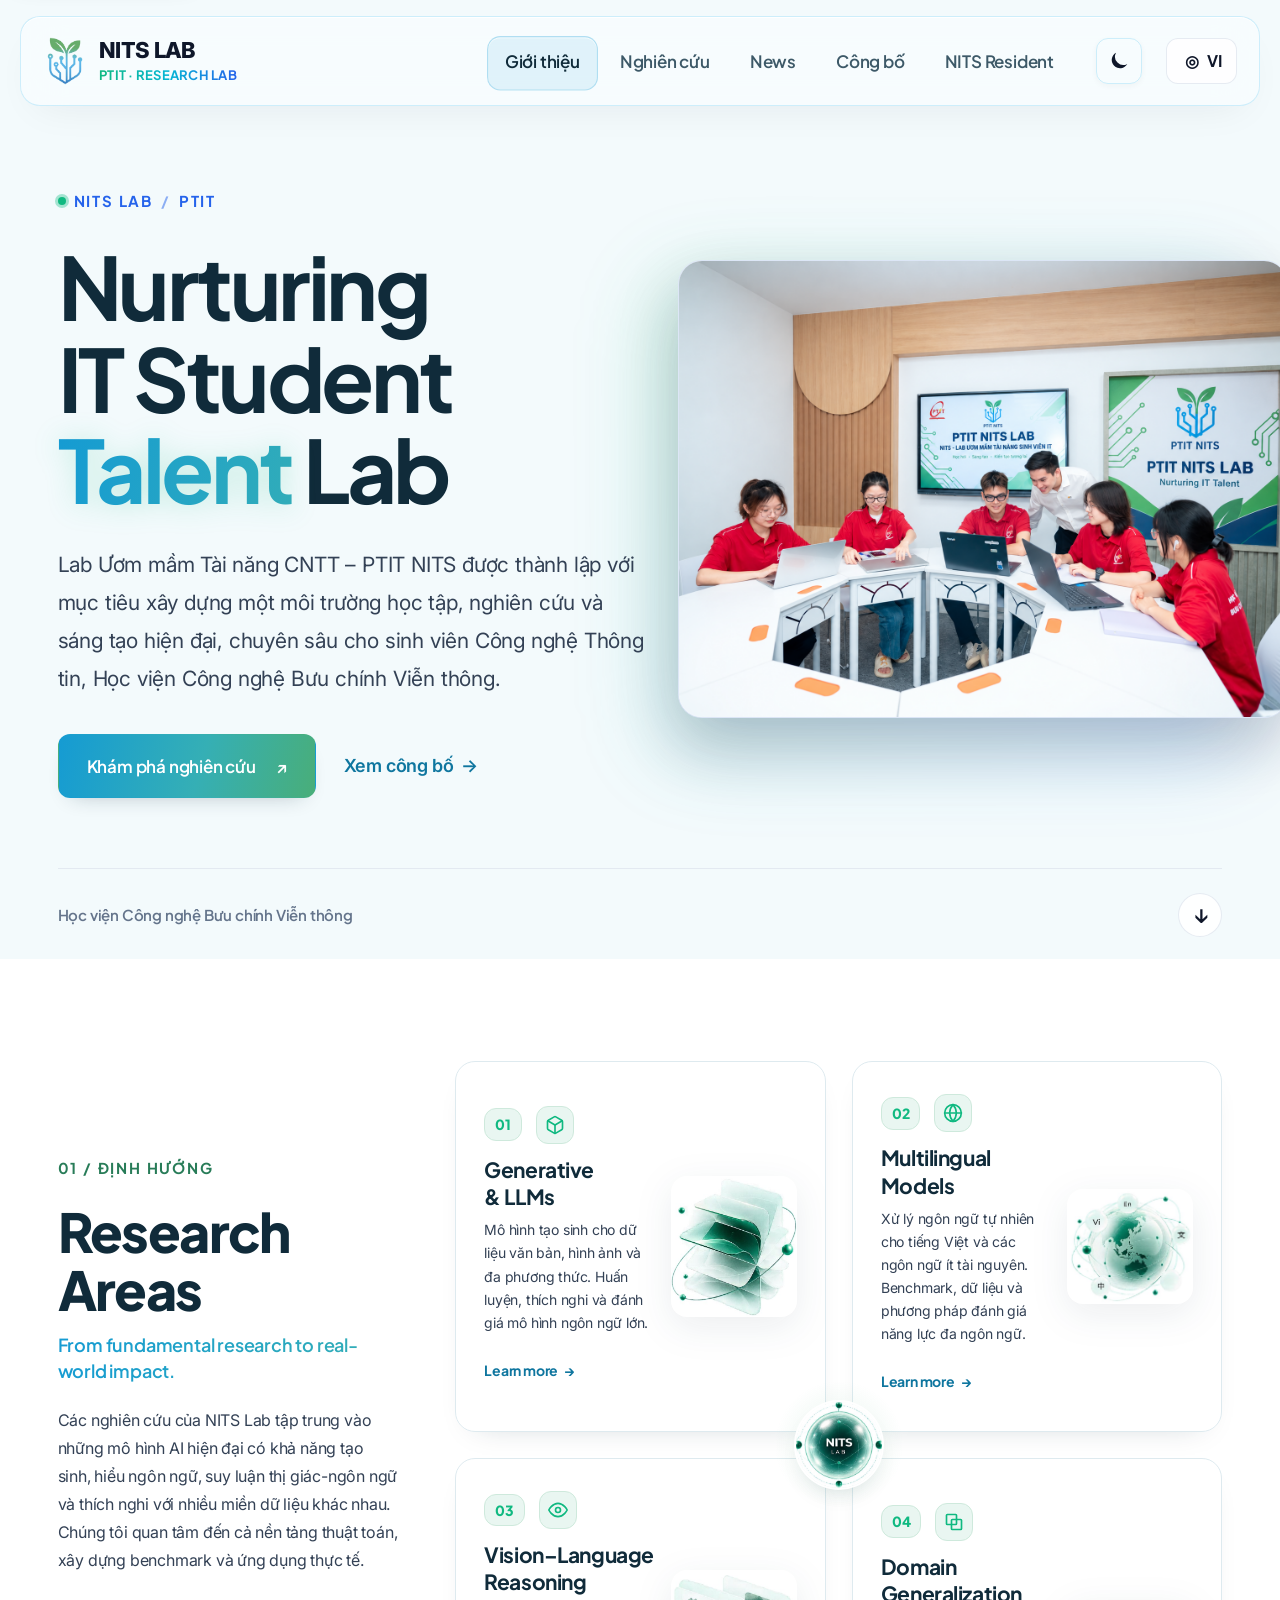
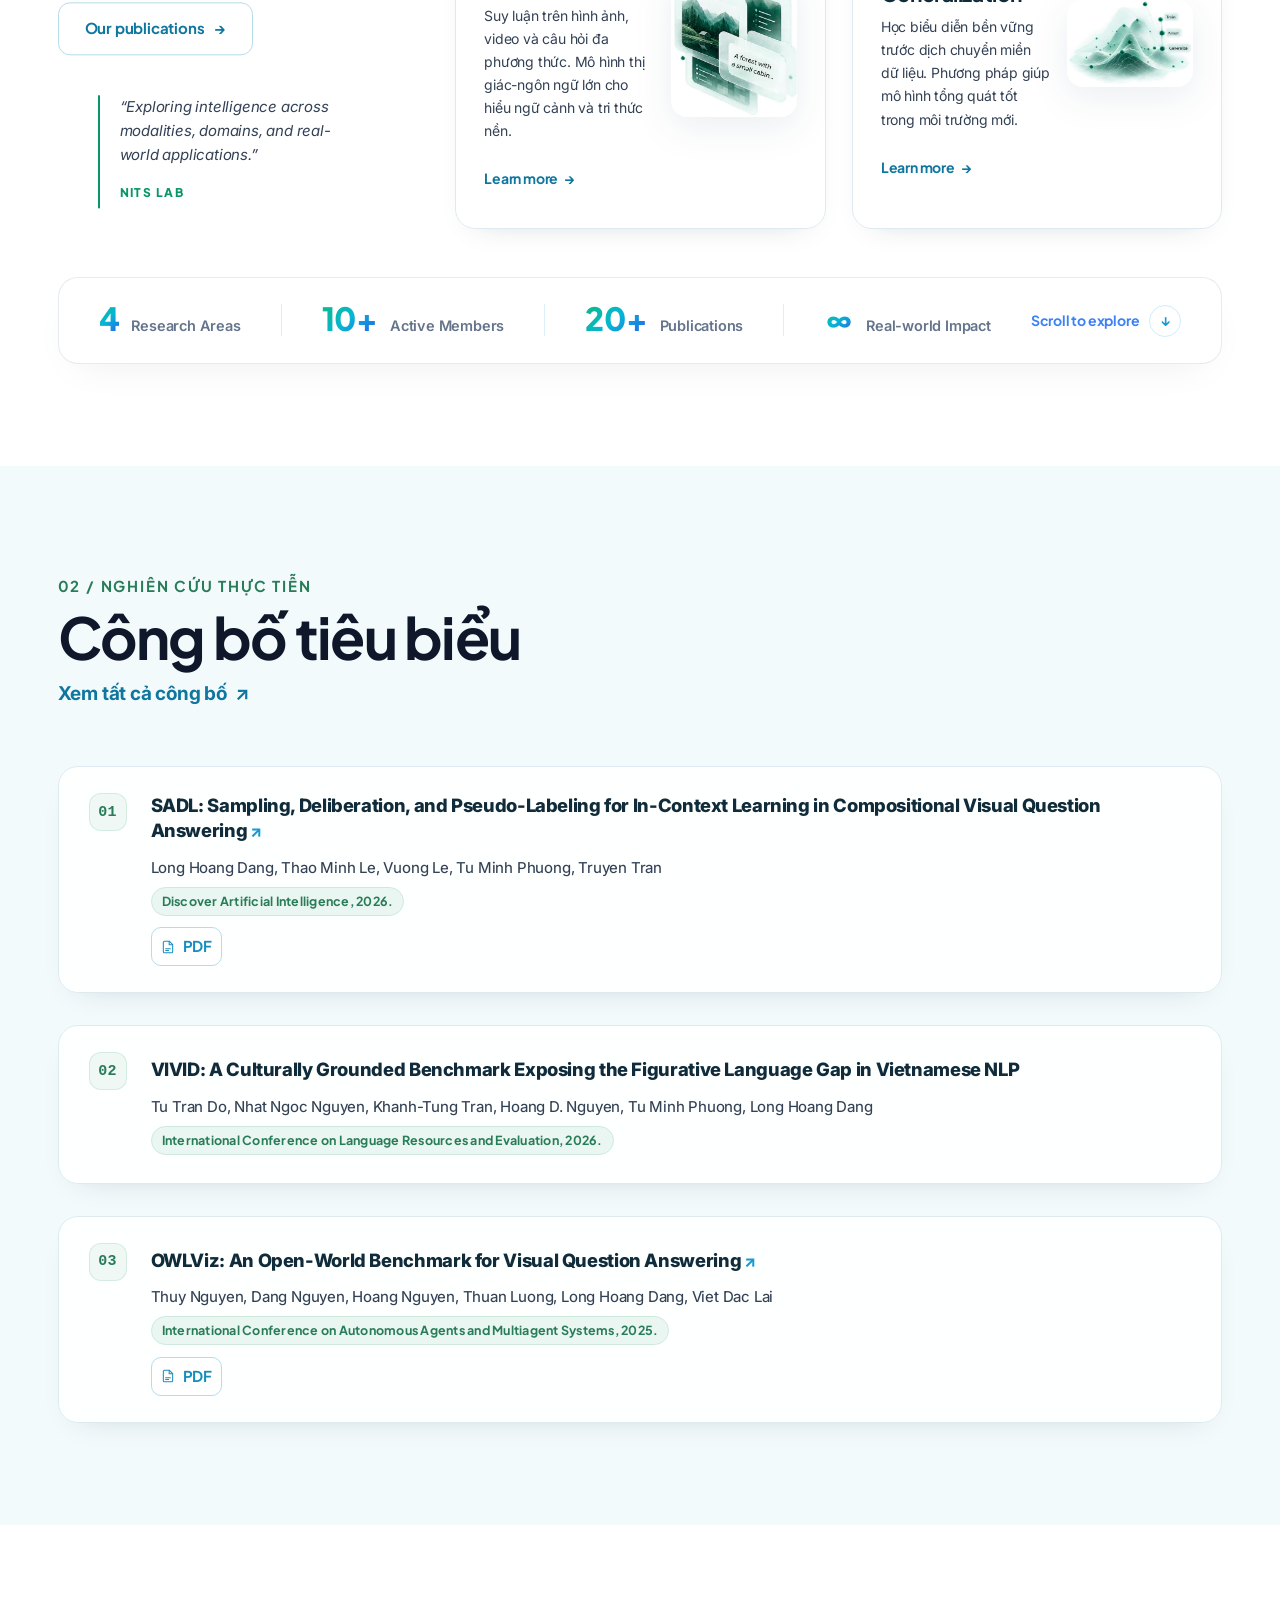
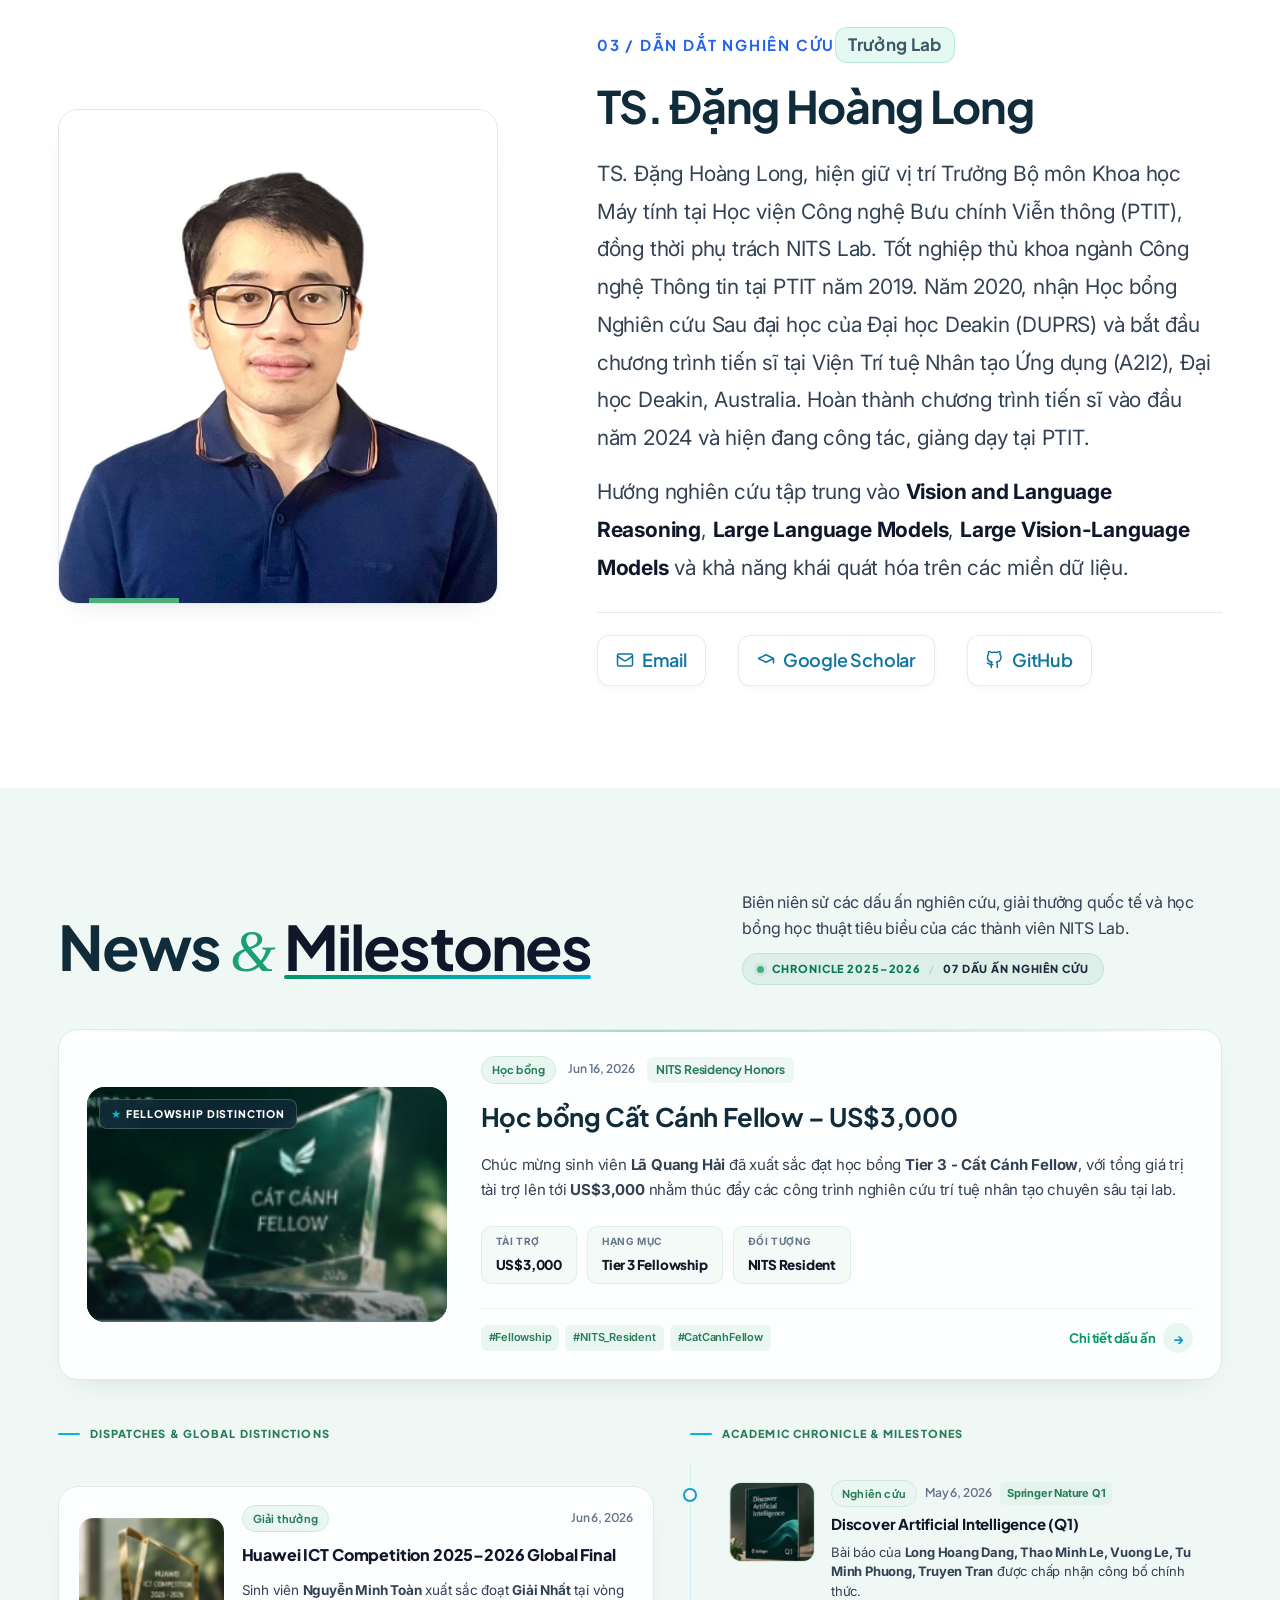
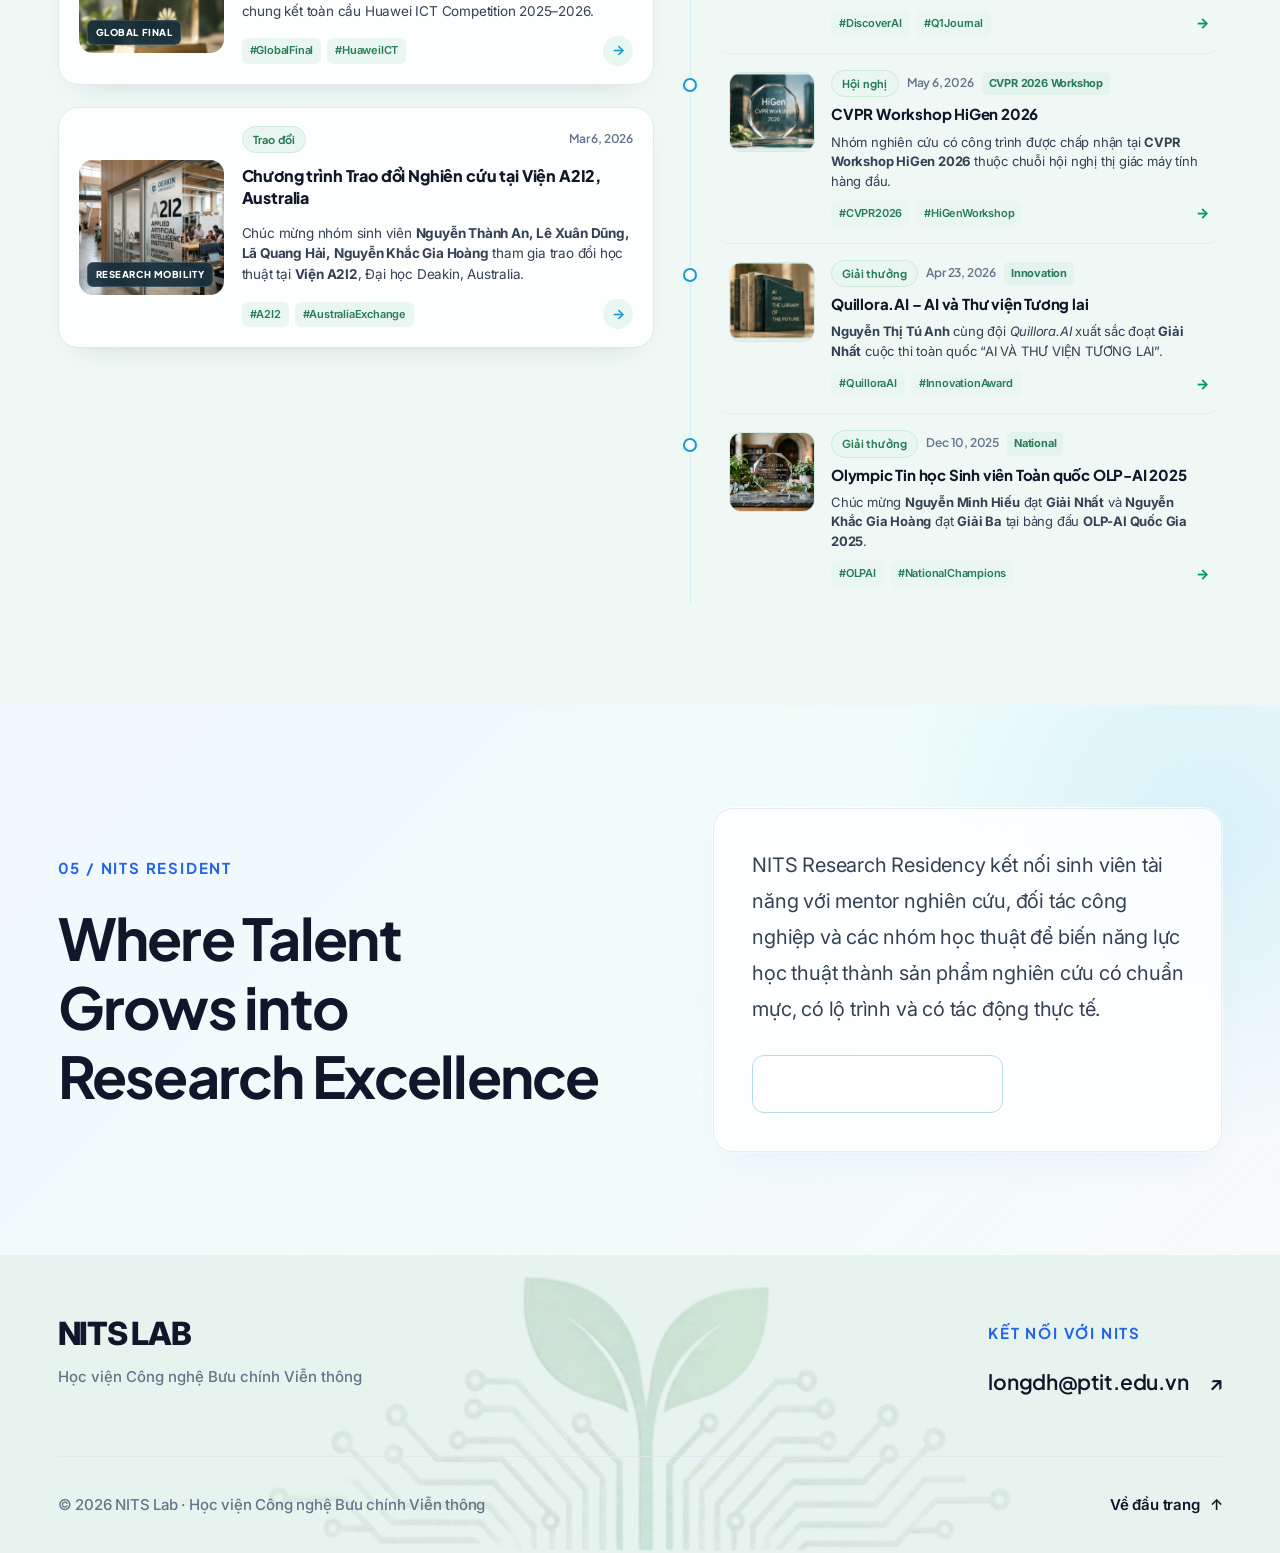
<file: index.html>
<!DOCTYPE html>
<html lang="vi">
  <head>
    <meta charset="utf-8" />
    <meta name="viewport" content="width=device-width, initial-scale=1" />
    <title>NITS Lab | PTIT</title>
    <link rel="icon" type="image/png" href="assest/image/logo.png" />
    <meta name="description" content="Website giới thiệu NITS Lab tại Học viện Công nghệ Bưu chính Viễn thông." />
    <script>
      (() => {
        try {
          const savedTheme = localStorage.getItem('nits-theme');
          const theme = savedTheme || (matchMedia('(prefers-color-scheme: dark)').matches ? 'dark' : 'light');
          document.documentElement.dataset.theme = theme;
          document.documentElement.style.colorScheme = theme;
        } catch (_) {}
      })();
    </script>
    <link rel="preconnect" href="https://fonts.googleapis.com" />
    <link rel="preconnect" href="https://fonts.gstatic.com" crossorigin />
    <link href="https://fonts.googleapis.com/css2?family=Plus+Jakarta+Sans:wght@400;500;600;700&family=Inter:wght@400;500;600;700;800&display=swap" rel="stylesheet" />
    <link rel="stylesheet" href="assest/home.css" />
    <link rel="stylesheet" href="assest/glass.css" />
  </head>
  <body class="home glass-site">
    <a class="skip-link" href="#main-content">Đến nội dung chính</a>
    <header class="site-header">
      <div class="container header-inner">
        <a class="brand" href="#about" aria-label="NITS Lab home">
          <img class="brand-logo" src="assest/image/nits.png" alt="" width="509" height="601" />
          <div class="brand-text">
            <span class="abbr">NITS LAB</span>
            <span class="full">PTIT · Research Lab</span>
          </div>
        </a>

        <nav class="nav" id="main-nav" aria-label="Điều hướng chính">
          <a class="active" aria-current="location" href="#about">Giới thiệu</a>
          <a href="#research">Nghiên cứu</a>
          <a href="#news">News</a>
          <a href="public.html">Công bố</a>
          <a href="resident.html">NITS Resident</a>
        </nav>

        <button data-open-label="Mở menu" data-close-label="Đóng menu" class="nav-toggle" type="button" aria-label="Mở menu" aria-expanded="false" aria-controls="main-nav">
          <span></span>
          <span></span>
          <span></span>
        </button>

        <button id="theme-toggle" class="theme-toggle" type="button" aria-label="Bật chế độ tối" title="Bật chế độ tối">
          <svg class="theme-icon-moon" viewBox="0 0 24 24" aria-hidden="true"><path d="M21 15.2A9 9 0 0 1 8.8 3a9 9 0 1 0 12.2 12.2Z" /></svg>
          <svg class="theme-icon-sun" viewBox="0 0 24 24" aria-hidden="true"><circle cx="12" cy="12" r="4" /><path d="M12 2v2M12 20v2M4.93 4.93l1.42 1.42M17.66 17.66l1.41 1.41M2 12h2M20 12h2M4.93 19.07l1.42-1.42M17.66 6.34l1.41-1.41" /></svg>
        </button>

        <button class="lang-toggle" type="button" data-lang-switcher data-vi-href="index.html" data-en-href="index-en.html" aria-label="Switch to English" title="Switch to English">
          <span aria-hidden="true">◎</span>
          <span>VI</span>
        </button>
      </div>
    </header>
    <main id="main-content">
      <section class="hero" id="about" aria-labelledby="hero-title">
      <div class="container hero-layout">
        <div class="hero-content">
          <p class="eyebrow hero-entry"><span class="status-dot" aria-hidden="true"></span> NITS LAB <span class="eyebrow-divider" aria-hidden="true">/</span> PTIT</p>
          <h1 class="hero-title hero-entry" id="hero-title">Nurturing <br>IT Student <br><span>Talent</span> Lab</h1>
          <p class="hero-desc hero-entry">Lab Ươm mầm Tài năng CNTT – PTIT NITS được thành lập với mục tiêu xây dựng một môi trường học tập, nghiên cứu và sáng tạo hiện đại, chuyên sâu cho sinh viên Công nghệ Thông tin, Học viện Công nghệ Bưu chính Viễn thông.</p>
          <div class="hero-actions hero-entry">
            <a class="button button-primary" href="#research">Khám phá nghiên cứu <span aria-hidden="true">↗</span></a>
            <a class="text-link" href="public.html">Xem công bố <span aria-hidden="true">→</span></a>
          </div>
        </div>
        <div class="hero-visual-stack hero-entry">
          <figure class="hero-photo">
            <img src="test_img/anh1.png" width="1448" height="1086" alt="Các thành viên PTIT NITS Lab cùng học tập và nghiên cứu" fetchpriority="high" />
          </figure>
        </div>
      </div>
      <div class="container hero-foot"><span>Học viện Công nghệ Bưu chính Viễn thông</span><a href="#research" aria-label="Khám phá nghiên cứu"><span aria-hidden="true">↓</span></a></div>
    </section>
      <section class="section research-section research-showcase" id="research">
        <div class="container research-layout">
          <!-- Left Column: Editorial & Manifesto -->
          <div class="research-sidebar reveal">
            <span class="section-eyebrow">01 / Định hướng</span>
            <h2 class="section-title">Research<br>Areas</h2>
            <p class="research-subheading">From fundamental research to real-world impact.</p>
            <p class="research-lead">
              Các nghiên cứu của NITS Lab tập trung vào những mô hình AI hiện đại có khả năng tạo sinh, hiểu ngôn ngữ, suy luận thị giác-ngôn ngữ và thích nghi với nhiều miền dữ liệu khác nhau. Chúng tôi quan tâm đến cả nền tảng thuật toán, xây dựng benchmark và ứng dụng thực tế.
            </p>
            <div class="research-actions">
              <a class="button-outline" href="public.html">Our publications <span aria-hidden="true">→</span></a>
            </div>
            <blockquote class="research-quote">
              <p>“Exploring intelligence across modalities, domains, and real-world applications.”</p>
              <cite>NITS LAB</cite>
            </blockquote>
          </div>

          <!-- Right Column: 2x2 Connected Glass Matrix with Central Nucleus -->
          <div class="research-matrix-wrapper reveal">
            <!-- Central Futuristic Nucleus & Connector Beams -->
            <div class="research-nexus" aria-hidden="true">
              <div class="nexus-glow-pulse"></div>
              <div class="nexus-core-orb">
                <img src="assest/image/research/research-nucleus.jpg" alt="" class="nexus-core-img" />
              </div>
              <!-- Connector Pill Badges -->
            </div>

            <!-- 2x2 Connected Glass Cards -->
            <div class="research-matrix-grid">
              <!-- Card 01: Generative & LLMs -->
              <article class="matrix-card liquid-card interactive-card" id="research-generative" data-nexus="generate">
                <div class="matrix-card-content">
                  <div class="matrix-card-header">
                    <span class="matrix-index">01</span>
                    <div class="matrix-icon-box">
                      <svg aria-hidden="true" viewBox="0 0 24 24" fill="none" stroke="currentColor" stroke-width="2" stroke-linecap="round" stroke-linejoin="round"><path d="M21 16V8a2 2 0 0 0-1-1.73l-7-4a2 2 0 0 0-2 0l-7 4A2 2 0 0 0 3 8v8a2 2 0 0 0 1 1.73l7 4a2 2 0 0 0 2 0l7-4A2 2 0 0 0 21 16z"></path><polyline points="3.27 6.96 12 12.01 20.73 6.96"></polyline><line x1="12" y1="22.08" x2="12" y2="12"></line></svg>
                    </div>
                  </div>
                  <h3 class="matrix-title">Generative &amp; LLMs</h3>
                  <p class="matrix-desc">Mô hình tạo sinh cho dữ liệu văn bản, hình ảnh và đa phương thức. Huấn luyện, thích nghi và đánh giá mô hình ngôn ngữ lớn.</p>
                  <a class="matrix-link" href="public.html">Learn more <span aria-hidden="true">→</span></a>
                </div>
                <div class="matrix-visual visual-generative">
                  <img src="assest/image/research/research-generative.jpg" alt="Generative &amp; LLMs 3D manifold" loading="lazy" />
                </div>
              </article>

              <!-- Card 02: Multilingual Models -->
              <article class="matrix-card liquid-card interactive-card" id="research-language" data-nexus="understand" tabindex="-1">
                <div class="matrix-card-content">
                  <div class="matrix-card-header">
                    <span class="matrix-index">02</span>
                    <div class="matrix-icon-box">
                      <svg aria-hidden="true" viewBox="0 0 24 24" fill="none" stroke="currentColor" stroke-width="2" stroke-linecap="round" stroke-linejoin="round"><circle cx="12" cy="12" r="10"></circle><line x1="2" y1="12" x2="22" y2="12"></line><path d="M12 2a15.3 15.3 0 0 1 4 10 15.3 15.3 0 0 1-4 10 15.3 15.3 0 0 1-4-10 15.3 15.3 0 0 1 4-10z"></path></svg>
                    </div>
                  </div>
                  <h3 class="matrix-title">Multilingual Models</h3>
                  <p class="matrix-desc">Xử lý ngôn ngữ tự nhiên cho tiếng Việt và các ngôn ngữ ít tài nguyên. Benchmark, dữ liệu và phương pháp đánh giá năng lực đa ngôn ngữ.</p>
                  <a class="matrix-link" href="public.html">Learn more <span aria-hidden="true">→</span></a>
                </div>
                <div class="matrix-visual visual-multilingual">
                  <img src="assest/image/research/research-multilingual.jpg" alt="Multilingual Models 3D globe" loading="lazy" />
                </div>
              </article>

              <!-- Card 03: Vision-Language Reasoning -->
              <article class="matrix-card liquid-card interactive-card" id="research-vision" data-nexus="reason" tabindex="-1">
                <div class="matrix-card-content">
                  <div class="matrix-card-header">
                    <span class="matrix-index">03</span>
                    <div class="matrix-icon-box">
                      <svg aria-hidden="true" viewBox="0 0 24 24" fill="none" stroke="currentColor" stroke-width="2" stroke-linecap="round" stroke-linejoin="round"><path d="M1 12s4-8 11-8 11 8 11 8-4 8-11 8-11-8-11-8z"></path><circle cx="12" cy="12" r="3"></circle></svg>
                    </div>
                  </div>
                  <h3 class="matrix-title">Vision–Language Reasoning</h3>
                  <p class="matrix-desc">Suy luận trên hình ảnh, video và câu hỏi đa phương thức. Mô hình thị giác-ngôn ngữ lớn cho hiểu ngữ cảnh và tri thức nền.</p>
                  <a class="matrix-link" href="public.html">Learn more <span aria-hidden="true">→</span></a>
                </div>
                <div class="matrix-visual visual-vision">
                  <img src="assest/image/research/research-vision.jpg" alt="Vision-Language Reasoning 3D planes" loading="lazy" />
                </div>
              </article>

              <!-- Card 04: Domain Generalization -->
              <article class="matrix-card liquid-card interactive-card" id="research-domain" data-nexus="generalize">
                <div class="matrix-card-content">
                  <div class="matrix-card-header">
                    <span class="matrix-index">04</span>
                    <div class="matrix-icon-box">
                      <svg aria-hidden="true" viewBox="0 0 24 24" fill="none" stroke="currentColor" stroke-width="2" stroke-linecap="round" stroke-linejoin="round"><rect x="3" y="3" width="12" height="12" rx="1"/><rect x="9" y="9" width="12" height="12" rx="1"/></svg>
                    </div>
                  </div>
                  <h3 class="matrix-title">Domain Generalization</h3>
                  <p class="matrix-desc">Học biểu diễn bền vững trước dịch chuyển miền dữ liệu. Phương pháp giúp mô hình tổng quát tốt trong môi trường mới.</p>
                  <a class="matrix-link" href="public.html">Learn more <span aria-hidden="true">→</span></a>
                </div>
                <div class="matrix-visual visual-domain">
                  <img src="assest/image/research/research-domain.jpg" alt="Domain Generalization 3D terrain" loading="lazy" />
                </div>
              </article>
            </div>
          </div>
        </div>

        <!-- Bottom KPI & Milestone Strip (As seen in the reference mockup) -->
        <div class="container research-kpi-container reveal">
          <div class="research-kpi-bar">
            <div class="kpi-block">
              <span class="kpi-value">4</span>
              <span class="kpi-label">Research Areas</span>
            </div>
            <div class="kpi-divider" aria-hidden="true"></div>
            <div class="kpi-block">
              <span class="kpi-value">10+</span>
              <span class="kpi-label">Active Members</span>
            </div>
            <div class="kpi-divider" aria-hidden="true"></div>
            <div class="kpi-block">
              <span class="kpi-value">20+</span>
              <span class="kpi-label">Publications</span>
            </div>
            <div class="kpi-divider" aria-hidden="true"></div>
            <div class="kpi-block">
              <span class="kpi-value">∞</span>
              <span class="kpi-label">Real-world Impact</span>
            </div>
            <div class="kpi-scroll-cue">
              <a href="#publications" aria-label="Cuộn xuống xem công bố">
                <span>Scroll to explore</span>
                <span class="kpi-arrow" aria-hidden="true">↓</span>
              </a>
            </div>
          </div>
        </div>
      </section>
      <section class="section publications-section" id="publications" aria-labelledby="publications-heading">
      <div class="container"><div class="section-header reveal"><span class="section-eyebrow">02 / Nghiên cứu thực tiễn</span><h2 class="section-title" id="publications-heading">Công bố tiêu biểu</h2><a class="text-link" href="public.html">Xem tất cả công bố <span aria-hidden="true">↗</span></a></div>
      <div class="selected-publications">
        <article class="publication-row reveal"><span class="publication-number">01</span><div>
          <a class="publication-title" href="https://link.springer.com/content/pdf/10.1007/s44163-026-01411-z_reference.pdf">SADL: Sampling, Deliberation, and Pseudo-Labeling for In-Context Learning in Compositional Visual Question Answering</a>
          <p class="publication-authors">Long Hoang Dang, Thao Minh Le, Vuong Le, Tu Minh Phuong, Truyen Tran</p>
          <p class="publication-venue">Discover Artificial Intelligence, 2026.</p>
          <div class="publication-links">
            <a href="https://link.springer.com/content/pdf/10.1007/s44163-026-01411-z_reference.pdf"><svg aria-hidden="true" viewBox="0 0 24 24" fill="none" stroke="currentColor" stroke-width="1.8" stroke-linecap="round" stroke-linejoin="round"><path d="M14 2H6a2 2 0 0 0-2 2v16a2 2 0 0 0 2 2h12a2 2 0 0 0 2-2V8z"></path><path d="M14 2v6h6"></path><path d="M8 15h8M8 18h5"></path></svg>PDF</a>
          </div>
        </div></article>
        
        <article class="publication-row reveal"><span class="publication-number">02</span><div>
          <span class="publication-title">VIVID: A Culturally Grounded Benchmark Exposing the Figurative Language Gap in Vietnamese NLP</span>
          <p class="publication-authors">Tu Tran Do, Nhat Ngoc Nguyen, Khanh-Tung Tran, Hoang D. Nguyen, Tu Minh Phuong, Long Hoang Dang</p>
          <p class="publication-venue">International Conference on Language Resources and Evaluation, 2026.</p>
        </div></article>
        
        <article class="publication-row reveal"><span class="publication-number">03</span><div>
          <a class="publication-title" href="https://arxiv.org/pdf/2503.07631">OWLViz: An Open-World Benchmark for Visual Question Answering</a>
          <p class="publication-authors">Thuy Nguyen, Dang Nguyen, Hoang Nguyen, Thuan Luong, Long Hoang Dang, Viet Dac Lai</p>
          <p class="publication-venue">International Conference on Autonomous Agents and Multiagent Systems, 2025.</p>
          <div class="publication-links">
            <a href="https://arxiv.org/pdf/2503.07631"><svg aria-hidden="true" viewBox="0 0 24 24" fill="none" stroke="currentColor" stroke-width="1.8" stroke-linecap="round" stroke-linejoin="round"><path d="M14 2H6a2 2 0 0 0-2 2v16a2 2 0 0 0 2 2h12a2 2 0 0 0 2-2V8z"></path><path d="M14 2v6h6"></path><path d="M8 15h8M8 18h5"></path></svg>PDF</a>
          </div>
        </div></article>
      </div></div>
    </section>
      <section class="section leadership-section" id="director">
        <div class="container">
          <div class="director-profile reveal">
            <div class="director-image">
              <img src="assest/image/by7huxd0heu8wha6apih.jpg" alt="TS. Đặng Hoàng Long, Trưởng NITS Lab" loading="lazy" width="1237" height="1280" />
            </div>
            <div class="director-info">
              <p class="eyebrow">03 / Dẫn dắt nghiên cứu</p><span class="director-role">Trưởng Lab</span>
              <h2>TS. Đặng Hoàng Long</h2>
              <div class="director-bio">
                <p>
                  TS. Đặng Hoàng Long, hiện giữ vị trí Trưởng Bộ môn Khoa học Máy tính tại Học viện Công nghệ Bưu chính Viễn thông (PTIT), đồng thời phụ trách NITS Lab. Tốt nghiệp thủ khoa ngành Công nghệ Thông tin tại PTIT năm 2019. Năm 2020, nhận Học bổng Nghiên cứu Sau đại học của Đại học Deakin (DUPRS) và bắt đầu chương trình tiến sĩ tại Viện Trí tuệ Nhân tạo Ứng dụng (A2I2), Đại học Deakin, Australia. Hoàn thành chương trình tiến sĩ vào đầu năm 2024 và hiện đang công tác, giảng dạy tại PTIT.
                </p>
                <p>
                  Hướng nghiên cứu tập trung vào <strong>Vision and Language Reasoning</strong>, <strong>Large Language Models</strong>, <strong>Large Vision-Language Models</strong> và khả năng khái quát hóa trên các miền dữ liệu.
                </p>
              </div>
              <div class="director-links">
                <a href="mailto:longdh@ptit.edu.vn" aria-label="Email TS. Long">
                  <svg aria-hidden="true" width="18" height="18" viewBox="0 0 24 24" fill="none" stroke="currentColor" stroke-width="2" stroke-linecap="round" stroke-linejoin="round"><rect x="2" y="4" width="20" height="16" rx="2" ry="2"></rect><path d="m22 7-8.97 5.7a1.94 1.94 0 0 1-2.06 0L2 7"></path></svg>
                  Email
                </a>
                <a href="https://scholar.google.com/citations?user=unEG5bgAAAAJ&hl=vi" target="_blank" rel="noopener noreferrer">
                  <svg aria-hidden="true" width="18" height="18" viewBox="0 0 24 24" fill="none" stroke="currentColor" stroke-width="2" stroke-linecap="round" stroke-linejoin="round"><path d="M22 10v6M2 10l10-5 10 5-10 5z"></path><path d="M6 12v5.c3 3 9 3 12 0v-5"></path></svg>
                  Google Scholar
                </a>
                <a href="https://github.com/NITS-Lab" target="_blank" rel="noopener noreferrer">
                  <svg aria-hidden="true" width="18" height="18" viewBox="0 0 24 24" fill="none" stroke="currentColor" stroke-width="2" stroke-linecap="round" stroke-linejoin="round"><path d="M15 22v-4a4.8 4.8 0 0 0-1-3.24c3-.34 6-1.53 6-6.6a5.4 5.4 0 0 0-1.5-3.8 5 5 0 0 0-.1-3.7s-1.2-.4-3.9 1.4a13.3 13.3 0 0 0-7 0c-2.7-1.8-3.9-1.4-3.9-1.4a5 5 0 0 0-.1 3.7 5.4 5.4 0 0 0-1.5 3.8c0 5.1 3 6.3 6 6.6a4.8 4.8 0 0 0-1 3.24v4"></path><path d="M9 18c-4.51 2-5-2-7-2"></path></svg>
                  GitHub
                </a>
              </div>
            </div>
          </div>
        </div>
      </section>
      <section class="section news-editorial-section" id="news" aria-labelledby="news-main-title">
        <div class="container news-editorial-container">
          
          <!-- Editorial Section Header -->
          <div class="news-editorial-header reveal">
            <div class="editorial-header-left">
              <h2 class="editorial-headline" id="news-main-title">
                <span class="headline-text">News</span>
                <span class="headline-amp" aria-hidden="true">&amp;</span>
                <span class="headline-keyword">
                  <span class="keyword-text">Milestones</span>
                  <span class="keyword-glow" aria-hidden="true"></span>
                  <span class="keyword-line" aria-hidden="true"></span>
                </span>
              </h2>
            </div>
            <div class="editorial-header-right">
              <p class="editorial-lede">
                Biên niên sử các dấu ấn nghiên cứu, giải thưởng quốc tế và học bổng học thuật tiêu biểu của các thành viên NITS Lab.
              </p>
              <div class="editorial-archive-badge">
                <span class="archive-dot"></span>
                <span class="archive-text">CHRONICLE 2025–2026</span>
                <span class="archive-sep">/</span>
                <span class="archive-count">07 Dấu ấn nghiên cứu</span>
              </div>
            </div>
          </div>

          <!-- Tier 1: Lead Editorial Feature (Full-Width Asymmetric Spread) -->
          <article class="news-lead-spread reveal" data-category="fellowship">
            <div class="lead-media-column">
              <div class="lead-image-frame">
                <img src="assest/image/news/news-catcanh.jpg" alt="Học bổng Cất Cánh Fellow – US$3,000" class="lead-img" loading="lazy" />
                <div class="lead-image-overlay"></div>
                <div class="lead-media-badge">
                  <span class="media-badge-icon">★</span>
                  <span>FELLOWSHIP DISTINCTION</span>
                </div>
              </div>
            </div>
            <div class="lead-content-column">
              <div class="lead-meta-row">
                <span class="editorial-badge badge-fellowship">Học bổng</span>
                <time class="editorial-timestamp" datetime="2026-06-16">Jun 16, 2026</time>
                <span class="editorial-venue">NITS Residency Honors</span>
              </div>
              <h3 class="lead-title">
                Học bổng Cất Cánh Fellow – US$3,000
              </h3>
              <p class="lead-narrative">
                Chúc mừng sinh viên <strong>Lã Quang Hải</strong> đã xuất sắc đạt học bổng <strong>Tier 3 - Cất Cánh Fellow</strong>, với tổng giá trị tài trợ lên tới <strong>US$3,000</strong> nhằm thúc đẩy các công trình nghiên cứu trí tuệ nhân tạo chuyên sâu tại lab.
              </p>
              <div class="lead-highlight-metrics">
                <div class="metric-pill">
                  <span class="metric-label">Tài trợ</span>
                  <span class="metric-value">US$3,000</span>
                </div>
                <div class="metric-pill">
                  <span class="metric-label">Hạng mục</span>
                  <span class="metric-value">Tier 3 Fellowship</span>
                </div>
                <div class="metric-pill">
                  <span class="metric-label">Đối tượng</span>
                  <span class="metric-value">NITS Resident</span>
                </div>
              </div>
              <div class="lead-footer-row">
                <div class="editorial-tags">
                  <span class="tag-pill">#Fellowship</span>
                  <span class="tag-pill">#NITS_Resident</span>
                  <span class="tag-pill">#CatCanhFellow</span>
                </div>
                <div class="lead-action-link" aria-hidden="true">
                  <span>Chi tiết dấu ấn</span>
                  <span class="action-arrow">→</span>
                </div>
              </div>
            </div>
          </article>

          <!-- Tier 2: Asymmetric Dual-Stream Layout (Dispatches & Chronicle) -->
          <div class="news-editorial-stream">
            
            <!-- Left Stream: Visual Field Dispatches -->
            <div class="stream-visual-column">
              <div class="column-eyebrow">
                <span class="eyebrow-line"></span>
                <span class="eyebrow-text">DISPATCHES &amp; GLOBAL DISTINCTIONS</span>
              </div>

              <!-- Dispatch 1: Huawei ICT Global Final -->
              <article class="dispatch-card reveal" data-category="award">
                <div class="dispatch-media">
                  <img src="assest/image/news/news-huawei.jpg" alt="Huawei ICT Competition 2025-2026 Global Final" class="dispatch-img" loading="lazy" />
                  <span class="dispatch-badge">GLOBAL FINAL</span>
                </div>
                <div class="dispatch-body">
                  <div class="dispatch-meta">
                    <span class="editorial-badge badge-award">Giải thưởng</span>
                    <time class="editorial-timestamp" datetime="2026-06-06">Jun 6, 2026</time>
                  </div>
                  <h4 class="dispatch-title">
                    Huawei ICT Competition 2025–2026 Global Final
                  </h4>
                  <p class="dispatch-summary">
                    Sinh viên <strong>Nguyễn Minh Toàn</strong> xuất sắc đoạt <strong>Giải Nhất</strong> tại vòng chung kết toàn cầu Huawei ICT Competition 2025–2026.
                  </p>
                  <div class="dispatch-footer">
                    <div class="editorial-tags">
                      <span class="tag-pill">#GlobalFinal</span>
                      <span class="tag-pill">#HuaweiICT</span>
                    </div>
                    <span class="editorial-arrow-btn" aria-hidden="true">→</span>
                  </div>
                </div>
              </article>

              <!-- Dispatch 2: A2I2 Australia Exchange -->
              <article class="dispatch-card reveal" data-category="exchange">
                <div class="dispatch-media">
                  <img src="assest/image/news/news-a2i2.jpg" alt="Viện Trí tuệ Nhân tạo Ứng dụng A2I2 Deakin University" class="dispatch-img" loading="lazy" />
                  <span class="dispatch-badge">RESEARCH MOBILITY</span>
                </div>
                <div class="dispatch-body">
                  <div class="dispatch-meta">
                    <span class="editorial-badge badge-exchange">Trao đổi</span>
                    <time class="editorial-timestamp" datetime="2026-03-06">Mar 6, 2026</time>
                  </div>
                  <h4 class="dispatch-title">
                    Chương trình Trao đổi Nghiên cứu tại Viện A2I2, Australia
                  </h4>
                  <p class="dispatch-summary">
                    Chúc mừng nhóm sinh viên <strong>Nguyễn Thành An, Lê Xuân Dũng, Lã Quang Hải, Nguyễn Khắc Gia Hoàng</strong> tham gia trao đổi học thuật tại <strong>Viện A2I2</strong>, Đại học Deakin, Australia.
                  </p>
                  <div class="dispatch-footer">
                    <div class="editorial-tags">
                      <span class="tag-pill">#A2I2</span>
                      <span class="tag-pill">#AustraliaExchange</span>
                    </div>
                    <span class="editorial-arrow-btn" aria-hidden="true">→</span>
                  </div>
                </div>
              </article>
            </div>

            <!-- Right Stream: Academic Chronicle & Papers -->
            <div class="stream-chronicle-column">
              <div class="column-eyebrow">
                <span class="eyebrow-line"></span>
                <span class="eyebrow-text">ACADEMIC CHRONICLE &amp; MILESTONES</span>
              </div>

              <div class="chronicle-rail">
                
                <!-- Chronicle 1: Discover AI Q1 Journal -->
                <article class="chronicle-item reveal" data-category="paper">
                  <div class="chronicle-node" aria-hidden="true"></div>
                  <div class="chronicle-media">
                    <img src="assest/image/news/news-discover-ai.jpg" alt="Discover Artificial Intelligence Springer Nature Q1" class="chronicle-thumb" loading="lazy" />
                  </div>
                  <div class="chronicle-content">
                    <div class="chronicle-meta">
                      <span class="editorial-badge badge-paper">Nghiên cứu</span>
                      <time class="editorial-timestamp" datetime="2026-05-06">May 6, 2026</time>
                      <span class="chronicle-tag-cite">Springer Nature Q1</span>
                    </div>
                    <h4 class="chronicle-title">Discover Artificial Intelligence (Q1)</h4>
                    <p class="chronicle-desc">
                      Bài báo của <strong>Long Hoang Dang, Thao Minh Le, Vuong Le, Tu Minh Phuong, Truyen Tran</strong> được chấp nhận công bố chính thức.
                    </p>
                    <div class="chronicle-footer">
                      <span class="tag-pill">#DiscoverAI</span>
                      <span class="tag-pill">#Q1Journal</span>
                      <span class="chronicle-inline-arrow" aria-hidden="true">→</span>
                    </div>
                  </div>
                </article>

                <!-- Chronicle 2: CVPR Workshop HiGen 2026 -->
                <article class="chronicle-item reveal" data-category="paper">
                  <div class="chronicle-node" aria-hidden="true"></div>
                  <div class="chronicle-media">
                    <img src="assest/image/news/news-higen.jpg" alt="CVPR Workshop HiGen 2026" class="chronicle-thumb" loading="lazy" />
                  </div>
                  <div class="chronicle-content">
                    <div class="chronicle-meta">
                      <span class="editorial-badge badge-conf">Hội nghị</span>
                      <time class="editorial-timestamp" datetime="2026-05-06">May 6, 2026</time>
                      <span class="chronicle-tag-cite">CVPR 2026 Workshop</span>
                    </div>
                    <h4 class="chronicle-title">CVPR Workshop HiGen 2026</h4>
                    <p class="chronicle-desc">
                      Nhóm nghiên cứu có công trình được chấp nhận tại <strong>CVPR Workshop HiGen 2026</strong> thuộc chuỗi hội nghị thị giác máy tính hàng đầu.
                    </p>
                    <div class="chronicle-footer">
                      <span class="tag-pill">#CVPR2026</span>
                      <span class="tag-pill">#HiGenWorkshop</span>
                      <span class="chronicle-inline-arrow" aria-hidden="true">→</span>
                    </div>
                  </div>
                </article>

                <!-- Chronicle 3: Quillora.AI -->
                <article class="chronicle-item reveal" data-category="award">
                  <div class="chronicle-node" aria-hidden="true"></div>
                  <div class="chronicle-media">
                    <img src="assest/image/news/news-quillora.jpg" alt="Cuộc thi AI và Thư viện tương lai" class="chronicle-thumb" loading="lazy" />
                  </div>
                  <div class="chronicle-content">
                    <div class="chronicle-meta">
                      <span class="editorial-badge badge-award">Giải thưởng</span>
                      <time class="editorial-timestamp" datetime="2026-04-23">Apr 23, 2026</time>
                      <span class="chronicle-tag-cite">Innovation</span>
                    </div>
                    <h4 class="chronicle-title">Quillora.AI – AI và Thư viện Tương lai</h4>
                    <p class="chronicle-desc">
                      <strong>Nguyễn Thị Tú Anh</strong> cùng đội <em>Quillora.AI</em> xuất sắc đoạt <strong>Giải Nhất</strong> cuộc thi toàn quốc “AI VÀ THƯ VIỆN TƯƠNG LAI”.
                    </p>
                    <div class="chronicle-footer">
                      <span class="tag-pill">#QuilloraAI</span>
                      <span class="tag-pill">#InnovationAward</span>
                      <span class="chronicle-inline-arrow" aria-hidden="true">→</span>
                    </div>
                  </div>
                </article>

                <!-- Chronicle 4: OLP-AI National -->
                <article class="chronicle-item reveal" data-category="award">
                  <div class="chronicle-node" aria-hidden="true"></div>
                  <div class="chronicle-media">
                    <img src="assest/image/news/news-olp.jpg" alt="Olympic Tin học Sinh viên Toàn quốc OLP-AI 2025" class="chronicle-thumb" loading="lazy" />
                  </div>
                  <div class="chronicle-content">
                    <div class="chronicle-meta">
                      <span class="editorial-badge badge-award">Giải thưởng</span>
                      <time class="editorial-timestamp" datetime="2025-12-10">Dec 10, 2025</time>
                      <span class="chronicle-tag-cite">National</span>
                    </div>
                    <h4 class="chronicle-title">Olympic Tin học Sinh viên Toàn quốc OLP-AI 2025</h4>
                    <p class="chronicle-desc">
                      Chúc mừng <strong>Nguyễn Minh Hiếu</strong> đạt <strong>Giải Nhất</strong> và <strong>Nguyễn Khắc Gia Hoàng</strong> đạt <strong>Giải Ba</strong> tại bảng đấu <strong>OLP-AI Quốc Gia 2025</strong>.
                    </p>
                    <div class="chronicle-footer">
                      <span class="tag-pill">#OLPAI</span>
                      <span class="tag-pill">#NationalChampions</span>
                      <span class="chronicle-inline-arrow" aria-hidden="true">→</span>
                    </div>
                  </div>
                </article>

              </div>
            </div>

          </div>

        </div>
      </section>
      <section class="section residency-section" aria-labelledby="residency-heading"><div class="container residency-layout">
      <div class="residency-heading reveal"><p class="eyebrow">05 / NITS RESIDENT</p><h2 id="residency-heading">Where Talent Grows into Research Excellence</h2></div>
      <div class="residency-copy liquid-card reveal"><p>NITS Research Residency kết nối sinh viên tài năng với mentor nghiên
              cứu, đối tác công nghiệp và các nhóm học thuật để biến năng lực học
              thuật thành sản phẩm nghiên cứu có chuẩn mực, có lộ trình và có tác
              động thực tế.</p><a class="button button-light" href="resident.html">Khám phá chương trình <span aria-hidden="true">↗</span></a></div>
    </div></section>
    </main>
    <footer class="site-footer site-footer--watermark"><div class="container"><div class="footer-main"><a class="footer-wordmark" href="#about">NITS LAB<span>Học viện Công nghệ Bưu chính Viễn thông</span></a><div class="footer-contact"><span class="eyebrow">Kết nối với NITS</span><a href="mailto:longdh@ptit.edu.vn">longdh@ptit.edu.vn <span aria-hidden="true">↗</span></a></div></div><div class="footer-bottom"><p>&copy; 2026 NITS Lab &middot; Học viện Công nghệ Bưu chính Viễn thông</p><a href="#about">Về đầu trang <span aria-hidden="true">↑</span></a></div></div></footer>
    <script src="assest/home.js" defer></script>
    <script src="assest/glass.js" defer></script>
    <script src="assest/lang-switcher.js" defer></script>
  </body>
</html>
</file>
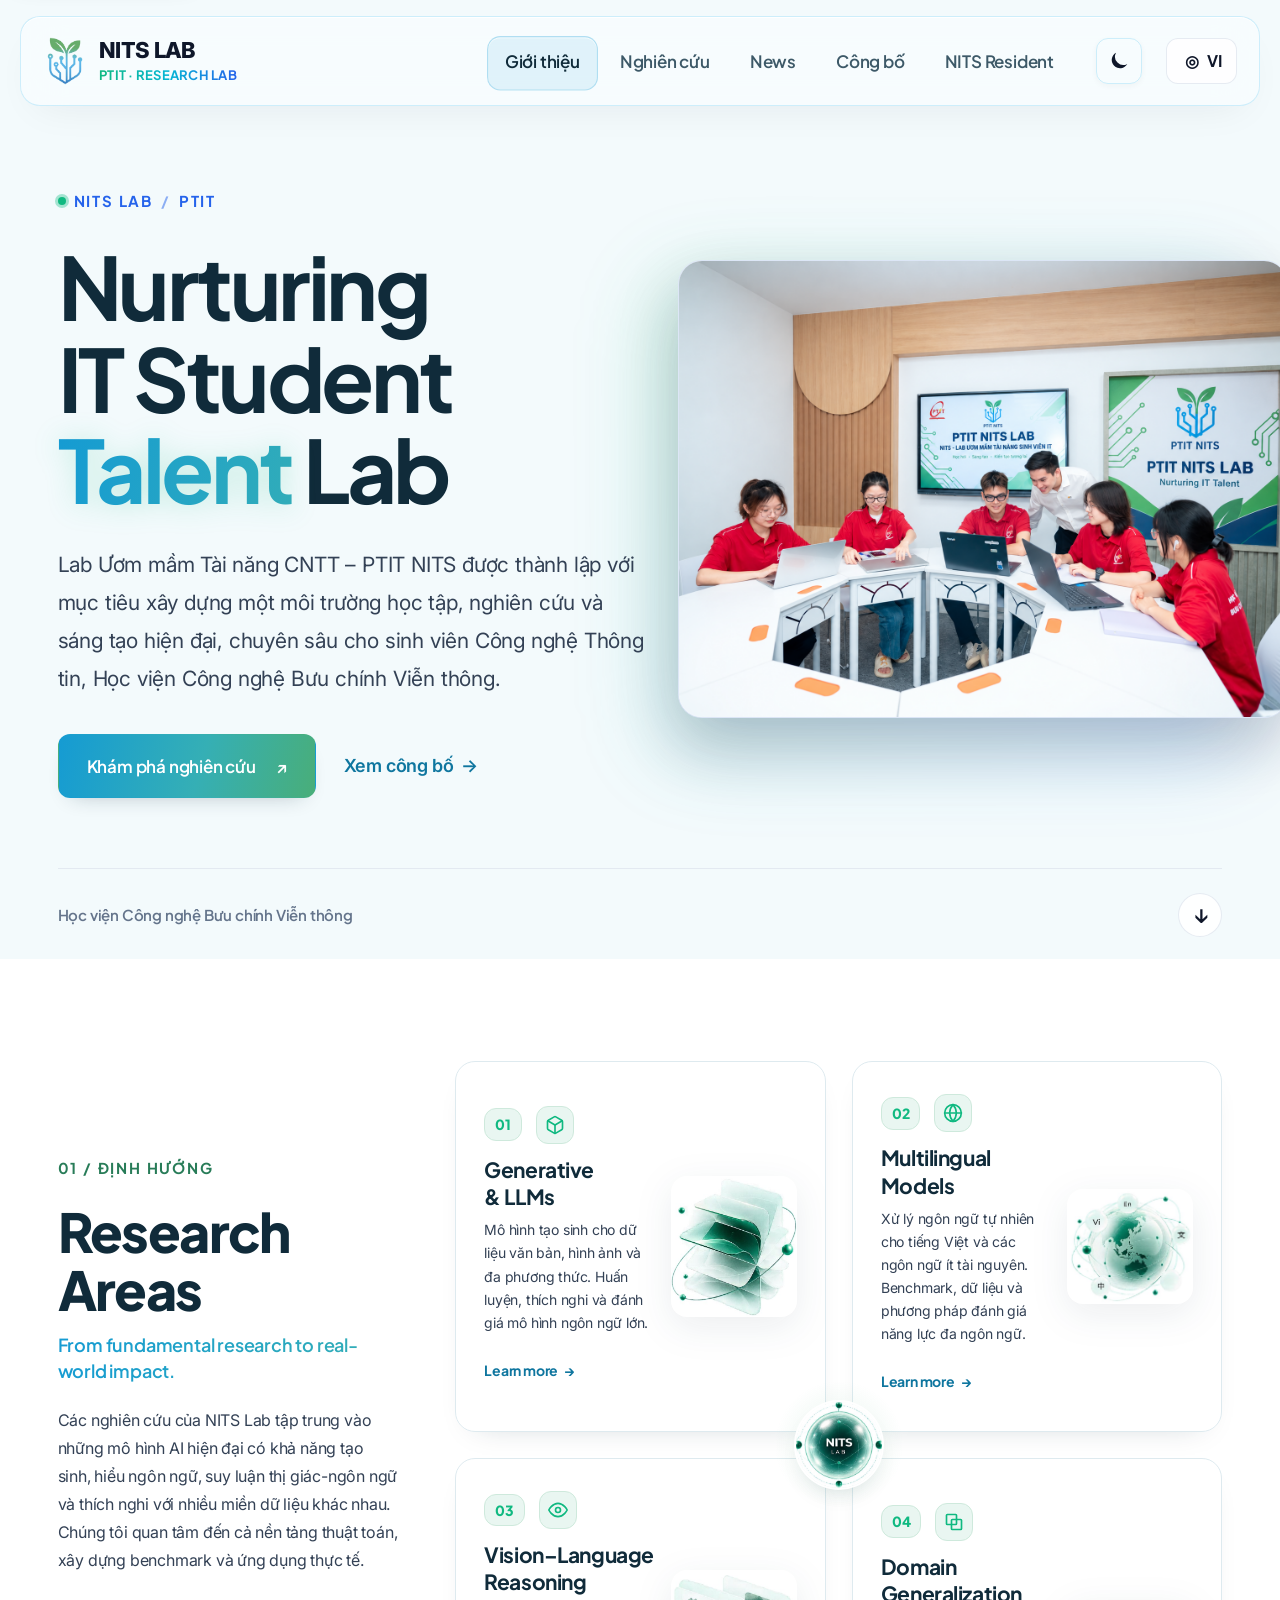
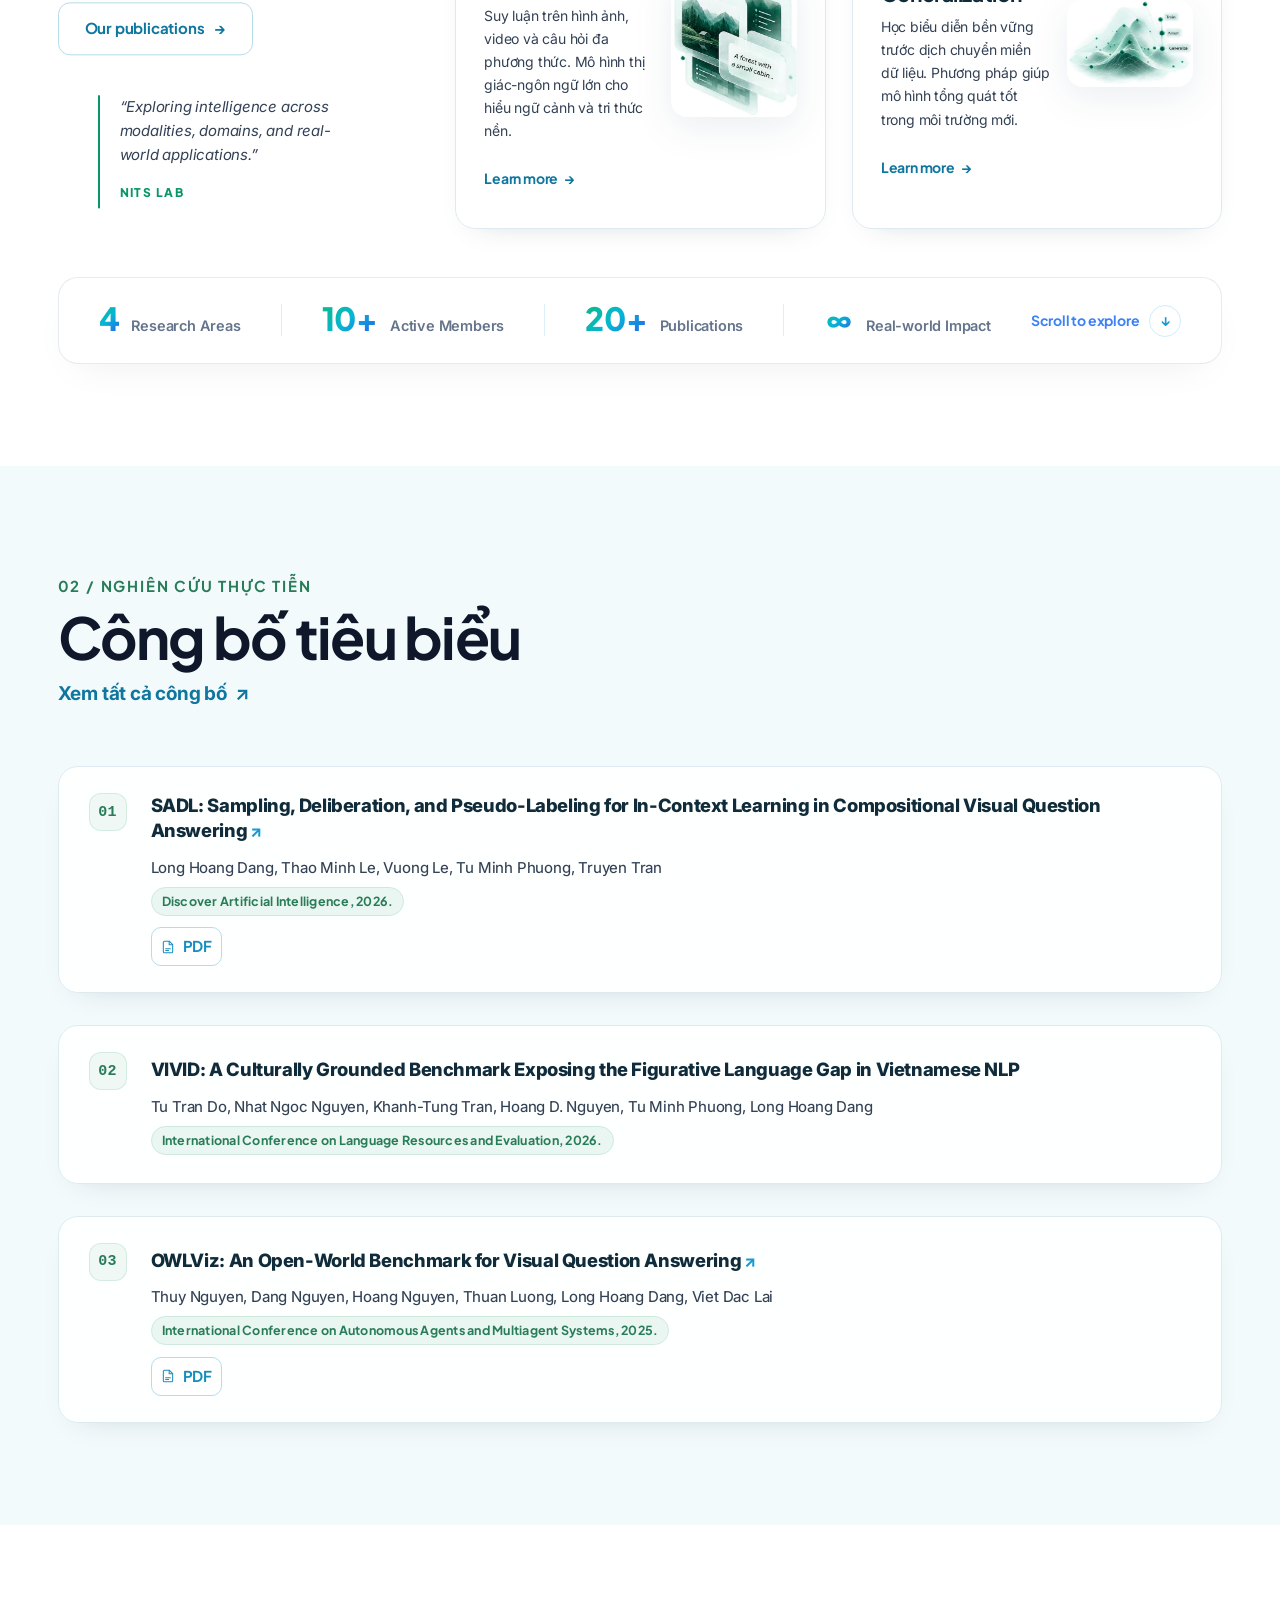
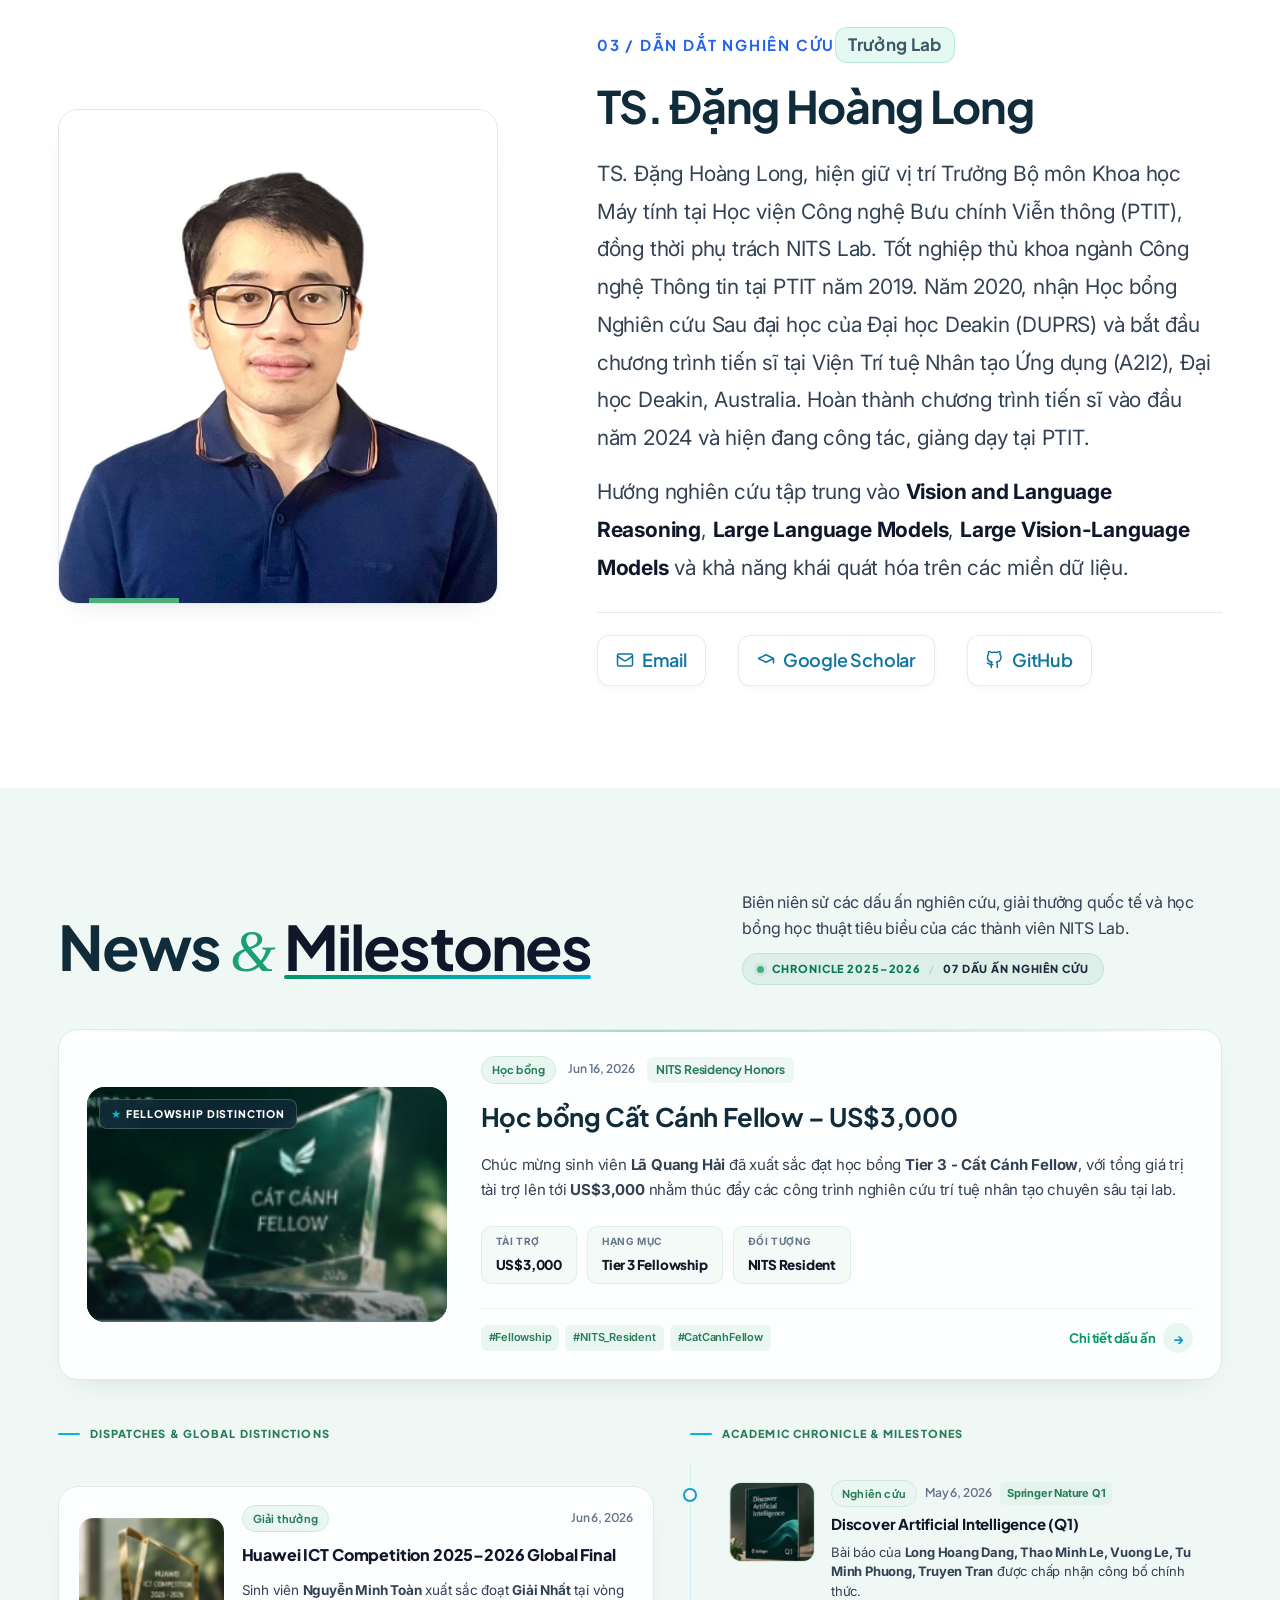
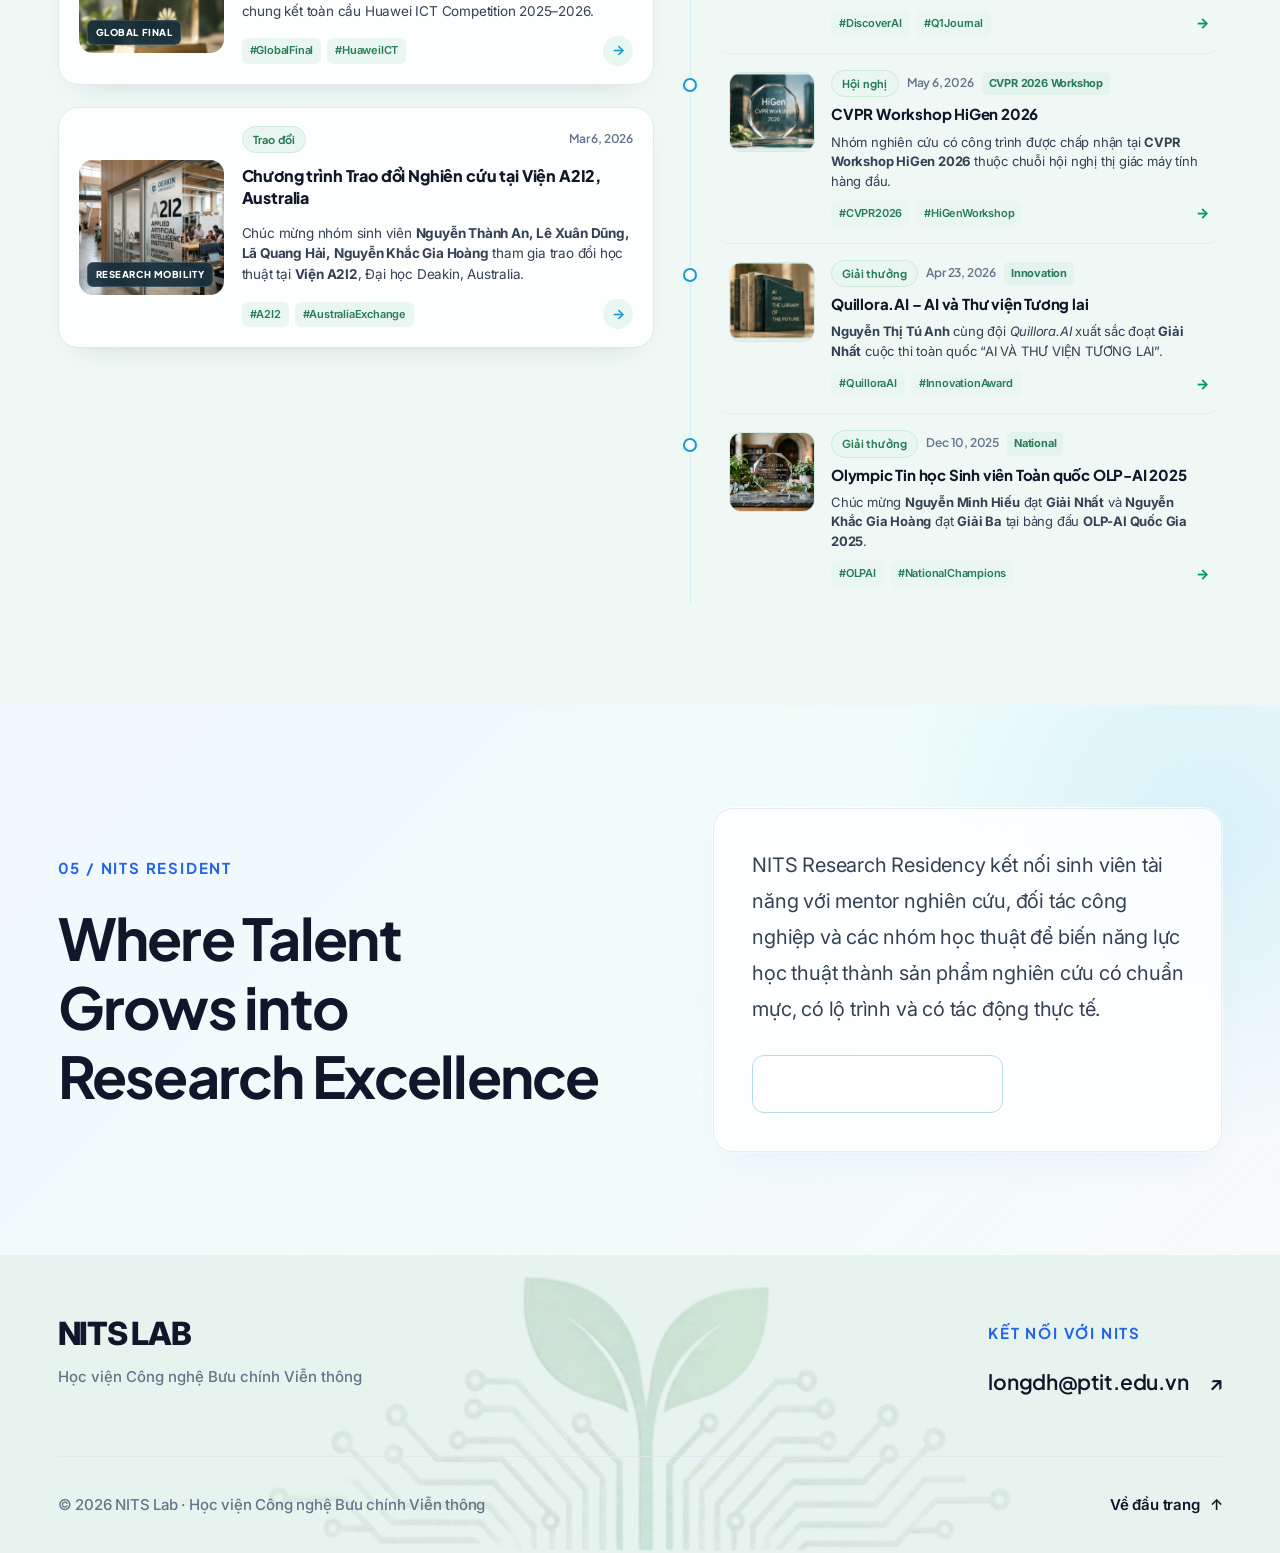
<file: index-en.html>
<!DOCTYPE html>
<html lang="en">
  <head>
    <meta charset="utf-8" />
    <meta name="viewport" content="width=device-width, initial-scale=1" />
    <title>NITS Lab | PTIT</title>
    <link rel="icon" type="image/png" href="assest/image/logo.png" />
    <meta name="description" content="Introduction website for NITS Lab at Posts and Telecommunications Institute of Technology." />
    <script>
      (() => {
        try {
          const savedTheme = localStorage.getItem('nits-theme');
          const theme = savedTheme || (matchMedia('(prefers-color-scheme: dark)').matches ? 'dark' : 'light');
          document.documentElement.dataset.theme = theme;
          document.documentElement.style.colorScheme = theme;
        } catch (_) {}
      })();
    </script>
    <link rel="preconnect" href="https://fonts.googleapis.com" />
    <link rel="preconnect" href="https://fonts.gstatic.com" crossorigin />
    <link href="https://fonts.googleapis.com/css2?family=Plus+Jakarta+Sans:wght@400;500;600;700&family=Inter:wght@400;500;600;700;800&display=swap" rel="stylesheet" />
    <link rel="stylesheet" href="assest/home.css" />
    <link rel="stylesheet" href="assest/glass.css" />
  </head>
  <body class="home glass-site">
    <a class="skip-link" href="#main-content">Skip to content</a>
    <header class="site-header">
      <div class="container header-inner">
        <a class="brand" href="#about" aria-label="NITS Lab home">
          <img class="brand-logo" src="assest/image/nits.png" alt="" width="509" height="601" />
          <div class="brand-text">
            <span class="abbr">NITS LAB</span>
            <span class="full">PTIT · Research Lab</span>
          </div>
        </a>

        <nav class="nav" id="main-nav" aria-label="Main navigation">
          <a class="active" aria-current="location" href="#about">About</a>
          <a href="#research">Research</a>
          <a href="#news">News</a>
          <a href="public-en.html">Publications</a>
          <a href="resident-en.html">NITS Resident</a>
        </nav>

        <button data-open-label="Open menu" data-close-label="Close menu" class="nav-toggle" type="button" aria-label="Open menu" aria-expanded="false" aria-controls="main-nav">
          <span></span>
          <span></span>
          <span></span>
        </button>

        <button id="theme-toggle" class="theme-toggle" type="button" aria-label="Turn on dark mode" title="Turn on dark mode">
          <svg class="theme-icon-moon" viewBox="0 0 24 24" aria-hidden="true"><path d="M21 15.2A9 9 0 0 1 8.8 3a9 9 0 1 0 12.2 12.2Z" /></svg>
          <svg class="theme-icon-sun" viewBox="0 0 24 24" aria-hidden="true"><circle cx="12" cy="12" r="4" /><path d="M12 2v2M12 20v2M4.93 4.93l1.42 1.42M17.66 17.66l1.41 1.41M2 12h2M20 12h2M4.93 19.07l1.42-1.42M17.66 6.34l1.41-1.41" /></svg>
        </button>

        <button class="lang-toggle" type="button" data-lang-switcher data-vi-href="index.html" data-en-href="index-en.html" aria-label="Switch to Vietnamese" title="Switch to Vietnamese">
          <span aria-hidden="true">◎</span>
          <span>EN</span>
        </button>
      </div>
    </header>
    <main id="main-content">
      <section class="hero" id="about" aria-labelledby="hero-title">
      <div class="container hero-layout">
        <div class="hero-content">
          <p class="eyebrow hero-entry"><span class="status-dot" aria-hidden="true"></span> NITS LAB <span class="eyebrow-divider" aria-hidden="true">/</span> PTIT</p>
          <h1 class="hero-title hero-entry" id="hero-title">Nurturing <br>IT Student <br><span>Talent</span> Lab</h1>
          <p class="hero-desc hero-entry">PTIT NITS, the Nurturing IT Student Talent Lab, was established to build a modern, focused environment for learning, research, and creativity for Information Technology students at the Posts and Telecommunications Institute of Technology.</p>
          <div class="hero-actions hero-entry">
            <a class="button button-primary" href="#research">Explore research <span aria-hidden="true">↗</span></a>
            <a class="text-link" href="public-en.html">View publications <span aria-hidden="true">→</span></a>
          </div>
        </div>
        <div class="hero-visual-stack hero-entry">
          <figure class="hero-photo">
            <img src="test_img/anh1.png" width="1448" height="1086" alt="PTIT NITS Lab members studying and conducting research together" fetchpriority="high" />
          </figure>
        </div>
      </div>
      <div class="container hero-foot"><span>Posts and Telecommunications Institute of Technology</span><a href="#research" aria-label="Explore research"><span aria-hidden="true">↓</span></a></div>
    </section>
      <section class="section research-section research-showcase" id="research">
        <div class="container research-layout">
          <!-- Left Column: Editorial & Manifesto -->
          <div class="research-sidebar reveal">
            <span class="section-eyebrow">01 / Research</span>
            <h2 class="section-title">Research<br>Areas</h2>
            <p class="research-subheading">From fundamental research to real-world impact.</p>
            <p class="research-lead">
              Research at NITS Lab focuses on modern AI models with capabilities for generation, language understanding, vision-language reasoning, and adaptation across different data domains. We are interested in algorithmic foundations, benchmark construction, and practical applications.
            </p>
            <div class="research-actions">
              <a class="button-outline" href="public-en.html">Our publications <span aria-hidden="true">→</span></a>
            </div>
            <blockquote class="research-quote">
              <p>“Exploring intelligence across modalities, domains, and real-world applications.”</p>
              <cite>NITS LAB</cite>
            </blockquote>
          </div>

          <!-- Right Column: 2x2 Connected Glass Matrix with Central Nucleus -->
          <div class="research-matrix-wrapper reveal">
            <!-- Central Futuristic Nucleus & Connector Beams -->
            <div class="research-nexus" aria-hidden="true">
              <div class="nexus-glow-pulse"></div>
              <div class="nexus-core-orb">
                <img src="assest/image/research/research-nucleus.jpg" alt="" class="nexus-core-img" />
              </div>
              <!-- Connector Pill Badges -->
            </div>

            <!-- 2x2 Connected Glass Cards -->
            <div class="research-matrix-grid">
              <!-- Card 01: Generative & LLMs -->
              <article class="matrix-card liquid-card interactive-card" id="research-generative" data-nexus="generate">
                <div class="matrix-card-content">
                  <div class="matrix-card-header">
                    <span class="matrix-index">01</span>
                    <div class="matrix-icon-box">
                      <svg aria-hidden="true" viewBox="0 0 24 24" fill="none" stroke="currentColor" stroke-width="2" stroke-linecap="round" stroke-linejoin="round"><path d="M21 16V8a2 2 0 0 0-1-1.73l-7-4a2 2 0 0 0-2 0l-7 4A2 2 0 0 0 3 8v8a2 2 0 0 0 1 1.73l7 4a2 2 0 0 0 2 0l7-4A2 2 0 0 0 21 16z"></path><polyline points="3.27 6.96 12 12.01 20.73 6.96"></polyline><line x1="12" y1="22.08" x2="12" y2="12"></line></svg>
                    </div>
                  </div>
                  <h3 class="matrix-title">Generative &amp; LLMs</h3>
                  <p class="matrix-desc">Generative models for text, image, and multimodal data. Training, adaptation, and evaluation of large language models.</p>
                  <a class="matrix-link" href="public-en.html">Learn more <span aria-hidden="true">→</span></a>
                </div>
                <div class="matrix-visual visual-generative">
                  <img src="assest/image/research/research-generative.jpg" alt="Generative &amp; LLMs 3D manifold" loading="lazy" />
                </div>
              </article>

              <!-- Card 02: Multilingual Models -->
              <article class="matrix-card liquid-card interactive-card" id="research-language" data-nexus="understand" tabindex="-1">
                <div class="matrix-card-content">
                  <div class="matrix-card-header">
                    <span class="matrix-index">02</span>
                    <div class="matrix-icon-box">
                      <svg aria-hidden="true" viewBox="0 0 24 24" fill="none" stroke="currentColor" stroke-width="2" stroke-linecap="round" stroke-linejoin="round"><circle cx="12" cy="12" r="10"></circle><line x1="2" y1="12" x2="22" y2="12"></line><path d="M12 2a15.3 15.3 0 0 1 4 10 15.3 15.3 0 0 1-4 10 15.3 15.3 0 0 1-4-10 15.3 15.3 0 0 1 4-10z"></path></svg>
                    </div>
                  </div>
                  <h3 class="matrix-title">Multilingual Models</h3>
                  <p class="matrix-desc">Natural language processing for Vietnamese and low-resource languages. Benchmarks, datasets, and evaluation methods for multilingual capabilities.</p>
                  <a class="matrix-link" href="public-en.html">Learn more <span aria-hidden="true">→</span></a>
                </div>
                <div class="matrix-visual visual-multilingual">
                  <img src="assest/image/research/research-multilingual.jpg" alt="Multilingual Models 3D globe" loading="lazy" />
                </div>
              </article>

              <!-- Card 03: Vision-Language Reasoning -->
              <article class="matrix-card liquid-card interactive-card" id="research-vision" data-nexus="reason" tabindex="-1">
                <div class="matrix-card-content">
                  <div class="matrix-card-header">
                    <span class="matrix-index">03</span>
                    <div class="matrix-icon-box">
                      <svg aria-hidden="true" viewBox="0 0 24 24" fill="none" stroke="currentColor" stroke-width="2" stroke-linecap="round" stroke-linejoin="round"><path d="M1 12s4-8 11-8 11 8 11 8-4 8-11 8-11-8-11-8z"></path><circle cx="12" cy="12" r="3"></circle></svg>
                    </div>
                  </div>
                  <h3 class="matrix-title">Vision–Language Reasoning</h3>
                  <p class="matrix-desc">Reasoning over images, videos, and multimodal questions. Large vision-language models for contextual understanding and background knowledge.</p>
                  <a class="matrix-link" href="public-en.html">Learn more <span aria-hidden="true">→</span></a>
                </div>
                <div class="matrix-visual visual-vision">
                  <img src="assest/image/research/research-vision.jpg" alt="Vision-Language Reasoning 3D planes" loading="lazy" />
                </div>
              </article>

              <!-- Card 04: Domain Generalization -->
              <article class="matrix-card liquid-card interactive-card" id="research-domain" data-nexus="generalize">
                <div class="matrix-card-content">
                  <div class="matrix-card-header">
                    <span class="matrix-index">04</span>
                    <div class="matrix-icon-box">
                      <svg aria-hidden="true" viewBox="0 0 24 24" fill="none" stroke="currentColor" stroke-width="2" stroke-linecap="round" stroke-linejoin="round"><rect x="3" y="3" width="12" height="12" rx="1"/><rect x="9" y="9" width="12" height="12" rx="1"/></svg>
                    </div>
                  </div>
                  <h3 class="matrix-title">Domain Generalization</h3>
                  <p class="matrix-desc">Robust representation learning under domain shifts. Methods that help models generalize well in new environments.</p>
                  <a class="matrix-link" href="public-en.html">Learn more <span aria-hidden="true">→</span></a>
                </div>
                <div class="matrix-visual visual-domain">
                  <img src="assest/image/research/research-domain.jpg" alt="Domain Generalization 3D terrain" loading="lazy" />
                </div>
              </article>
            </div>
          </div>
        </div>

        <!-- Bottom KPI & Milestone Strip (As seen in the reference mockup) -->
        <div class="container research-kpi-container reveal">
          <div class="research-kpi-bar">
            <div class="kpi-block">
              <span class="kpi-value">4</span>
              <span class="kpi-label">Research Areas</span>
            </div>
            <div class="kpi-divider" aria-hidden="true"></div>
            <div class="kpi-block">
              <span class="kpi-value">10+</span>
              <span class="kpi-label">Active Members</span>
            </div>
            <div class="kpi-divider" aria-hidden="true"></div>
            <div class="kpi-block">
              <span class="kpi-value">20+</span>
              <span class="kpi-label">Publications</span>
            </div>
            <div class="kpi-divider" aria-hidden="true"></div>
            <div class="kpi-block">
              <span class="kpi-value">∞</span>
              <span class="kpi-label">Real-world Impact</span>
            </div>
            <div class="kpi-scroll-cue">
              <a href="#publications" aria-label="Scroll to publications">
                <span>Scroll to explore</span>
                <span class="kpi-arrow" aria-hidden="true">↓</span>
              </a>
            </div>
          </div>
        </div>
      </section>
      <section class="section publications-section" id="publications" aria-labelledby="publications-heading">
      <div class="container"><div class="section-header reveal"><span class="section-eyebrow">02 / Research in practice</span><h2 class="section-title" id="publications-heading">Selected publications</h2><a class="text-link" href="public-en.html">All publications <span aria-hidden="true">↗</span></a></div>
      <div class="selected-publications">
        <article class="publication-row reveal"><span class="publication-number">01</span><div>
          <a class="publication-title" href="https://link.springer.com/content/pdf/10.1007/s44163-026-01411-z_reference.pdf">SADL: Sampling, Deliberation, and Pseudo-Labeling for In-Context Learning in Compositional Visual Question Answering</a>
          <p class="publication-authors">Long Hoang Dang, Thao Minh Le, Vuong Le, Tu Minh Phuong, Truyen Tran</p>
          <p class="publication-venue">Discover Artificial Intelligence, 2026.</p>
          <div class="publication-links">
            <a href="https://link.springer.com/content/pdf/10.1007/s44163-026-01411-z_reference.pdf"><svg aria-hidden="true" viewBox="0 0 24 24" fill="none" stroke="currentColor" stroke-width="1.8" stroke-linecap="round" stroke-linejoin="round"><path d="M14 2H6a2 2 0 0 0-2 2v16a2 2 0 0 0 2 2h12a2 2 0 0 0 2-2V8z"></path><path d="M14 2v6h6"></path><path d="M8 15h8M8 18h5"></path></svg>PDF</a>
          </div>
        </div></article>
        
        <article class="publication-row reveal"><span class="publication-number">02</span><div>
          <span class="publication-title">VIVID: A Culturally Grounded Benchmark Exposing the Figurative Language Gap in Vietnamese NLP</span>
          <p class="publication-authors">Tu Tran Do, Nhat Ngoc Nguyen, Khanh-Tung Tran, Hoang D. Nguyen, Tu Minh Phuong, Long Hoang Dang</p>
          <p class="publication-venue">International Conference on Language Resources and Evaluation, 2026.</p>
        </div></article>
        
        <article class="publication-row reveal"><span class="publication-number">03</span><div>
          <a class="publication-title" href="https://arxiv.org/pdf/2503.07631">OWLViz: An Open-World Benchmark for Visual Question Answering</a>
          <p class="publication-authors">Thuy Nguyen, Dang Nguyen, Hoang Nguyen, Thuan Luong, Long Hoang Dang, Viet Dac Lai</p>
          <p class="publication-venue">International Conference on Autonomous Agents and Multiagent Systems, 2025.</p>
          <div class="publication-links">
            <a href="https://arxiv.org/pdf/2503.07631"><svg aria-hidden="true" viewBox="0 0 24 24" fill="none" stroke="currentColor" stroke-width="1.8" stroke-linecap="round" stroke-linejoin="round"><path d="M14 2H6a2 2 0 0 0-2 2v16a2 2 0 0 0 2 2h12a2 2 0 0 0 2-2V8z"></path><path d="M14 2v6h6"></path><path d="M8 15h8M8 18h5"></path></svg>PDF</a>
          </div>
        </div></article>
      </div></div>
    </section>
      <section class="section leadership-section" id="director">
        <div class="container">
          <div class="director-profile reveal">
            <div class="director-image">
              <img src="assest/image/by7huxd0heu8wha6apih.jpg" alt="Dr. Dang Hoang Long, Head of NITS Lab" loading="lazy" width="1237" height="1280" />
            </div>
            <div class="director-info">
              <p class="eyebrow">03 / Lab leadership</p><span class="director-role">Lab Head</span>
              <h2>Dr. Dang Hoang Long</h2>
              <div class="director-bio">
                <p>
                  Dr. Dang Hoang Long is Head of the Department of Computer Science at the Posts and Telecommunications Institute of Technology (PTIT) and leads NITS Lab. He graduated as valedictorian in Information Technology at PTIT in 2019. In 2020, he received the Deakin University Postgraduate Research Scholarship (DUPRS) and began his PhD at the Applied Artificial Intelligence Institute (A2I2), Deakin University, Australia. He completed his PhD in early 2024 and is currently teaching and working at PTIT.
                </p>
                <p>
                  His research focuses on <strong>Vision and Language Reasoning</strong>, <strong>Large Language Models</strong>, <strong>Large Vision-Language Models</strong>, and generalization across data domains.
                </p>
              </div>
              <div class="director-links">
                <a href="mailto:longdh@ptit.edu.vn" aria-label="Email Dr. Long">
                  <svg aria-hidden="true" width="18" height="18" viewBox="0 0 24 24" fill="none" stroke="currentColor" stroke-width="2" stroke-linecap="round" stroke-linejoin="round"><rect x="2" y="4" width="20" height="16" rx="2" ry="2"></rect><path d="m22 7-8.97 5.7a1.94 1.94 0 0 1-2.06 0L2 7"></path></svg>
                  Email
                </a>
                <a href="https://scholar.google.com/citations?user=unEG5bgAAAAJ&hl=vi" target="_blank" rel="noopener noreferrer">
                  <svg aria-hidden="true" width="18" height="18" viewBox="0 0 24 24" fill="none" stroke="currentColor" stroke-width="2" stroke-linecap="round" stroke-linejoin="round"><path d="M22 10v6M2 10l10-5 10 5-10 5z"></path><path d="M6 12v5.c3 3 9 3 12 0v-5"></path></svg>
                  Google Scholar
                </a>
                <a href="https://github.com/NITS-Lab" target="_blank" rel="noopener noreferrer">
                  <svg aria-hidden="true" width="18" height="18" viewBox="0 0 24 24" fill="none" stroke="currentColor" stroke-width="2" stroke-linecap="round" stroke-linejoin="round"><path d="M15 22v-4a4.8 4.8 0 0 0-1-3.24c3-.34 6-1.53 6-6.6a5.4 5.4 0 0 0-1.5-3.8 5 5 0 0 0-.1-3.7s-1.2-.4-3.9 1.4a13.3 13.3 0 0 0-7 0c-2.7-1.8-3.9-1.4-3.9-1.4a5 5 0 0 0-.1 3.7 5.4 5.4 0 0 0-1.5 3.8c0 5.1 3 6.3 6 6.6a4.8 4.8 0 0 0-1 3.24v4"></path><path d="M9 18c-4.51 2-5-2-7-2"></path></svg>
                  GitHub
                </a>
              </div>
            </div>
          </div>
        </div>
      </section>
      <section class="section news-editorial-section" id="news" aria-labelledby="news-main-title">
        <div class="container news-editorial-container">
          
          <!-- Editorial Section Header -->
          <div class="news-editorial-header reveal">
            <div class="editorial-header-left">
              <h2 class="editorial-headline" id="news-main-title">
                <span class="headline-text">News</span>
                <span class="headline-amp" aria-hidden="true">&amp;</span>
                <span class="headline-keyword">
                  <span class="keyword-text">Milestones</span>
                  <span class="keyword-glow" aria-hidden="true"></span>
                  <span class="keyword-line" aria-hidden="true"></span>
                </span>
              </h2>
            </div>
            <div class="editorial-header-right">
              <p class="editorial-lede">
                A chronicle of premier research breakthroughs, international distinctions, and prestigious academic fellowships earned by NITS Lab researchers.
              </p>
              <div class="editorial-archive-badge">
                <span class="archive-dot"></span>
                <span class="archive-text">CHRONICLE 2025–2026</span>
                <span class="archive-sep">/</span>
                <span class="archive-count">07 Commendations</span>
              </div>
            </div>
          </div>

          <!-- Tier 1: Lead Editorial Feature (Full-Width Asymmetric Spread) -->
          <article class="news-lead-spread reveal" data-category="fellowship">
            <div class="lead-media-column">
              <div class="lead-image-frame">
                <img src="assest/image/news/news-catcanh.jpg" alt="Cat Canh Fellow Fellowship – US$3,000" class="lead-img" loading="lazy" />
                <div class="lead-image-overlay"></div>
                <div class="lead-media-badge">
                  <span class="media-badge-icon">★</span>
                  <span>FELLOWSHIP DISTINCTION</span>
                </div>
              </div>
            </div>
            <div class="lead-content-column">
              <div class="lead-meta-row">
                <span class="editorial-badge badge-fellowship">Scholarship</span>
                <time class="editorial-timestamp" datetime="2026-06-16">Jun 16, 2026</time>
                <span class="editorial-venue">NITS Residency Honors</span>
              </div>
              <h3 class="lead-title">
                Cat Canh Fellow Fellowship – US$3,000
              </h3>
              <p class="lead-narrative">
                Congratulations to student <strong>La Quang Hai</strong> for earning the prestigious <strong>Tier 3 - Cat Canh Fellow</strong> fellowship, with a total endowment of up to <strong>US$3,000</strong> to accelerate advanced artificial intelligence research at the laboratory.
              </p>
              <div class="lead-highlight-metrics">
                <div class="metric-pill">
                  <span class="metric-label">Endowment</span>
                  <span class="metric-value">US$3,000</span>
                </div>
                <div class="metric-pill">
                  <span class="metric-label">Honors Level</span>
                  <span class="metric-value">Tier 3 Fellowship</span>
                </div>
                <div class="metric-pill">
                  <span class="metric-label">Cohort</span>
                  <span class="metric-value">NITS Resident</span>
                </div>
              </div>
              <div class="lead-footer-row">
                <div class="editorial-tags">
                  <span class="tag-pill">#Fellowship</span>
                  <span class="tag-pill">#NITS_Resident</span>
                  <span class="tag-pill">#CatCanhFellow</span>
                </div>
                <div class="lead-action-link" aria-hidden="true">
                  <span>Explore Milestone</span>
                  <span class="action-arrow">→</span>
                </div>
              </div>
            </div>
          </article>

          <!-- Tier 2: Asymmetric Dual-Stream Layout (Dispatches & Chronicle) -->
          <div class="news-editorial-stream">
            
            <!-- Left Stream: Visual Field Dispatches -->
            <div class="stream-visual-column">
              <div class="column-eyebrow">
                <span class="eyebrow-line"></span>
                <span class="eyebrow-text">DISPATCHES &amp; GLOBAL DISTINCTIONS</span>
              </div>

              <!-- Dispatch 1: Huawei ICT Global Final -->
              <article class="dispatch-card reveal" data-category="award">
                <div class="dispatch-media">
                  <img src="assest/image/news/news-huawei.jpg" alt="Huawei ICT Competition 2025-2026 Global Final" class="dispatch-img" loading="lazy" />
                  <span class="dispatch-badge">GLOBAL FINAL</span>
                </div>
                <div class="dispatch-body">
                  <div class="dispatch-meta">
                    <span class="editorial-badge badge-award">Award</span>
                    <time class="editorial-timestamp" datetime="2026-06-06">Jun 6, 2026</time>
                  </div>
                  <h4 class="dispatch-title">
                    Huawei ICT Competition 2025–2026 Global Final
                  </h4>
                  <p class="dispatch-summary">
                    Student <strong>Nguyen Minh Toan</strong> won <strong>First Prize</strong> at the Huawei ICT Competition 2025–2026 Global Final.
                  </p>
                  <div class="dispatch-footer">
                    <div class="editorial-tags">
                      <span class="tag-pill">#GlobalFinal</span>
                      <span class="tag-pill">#HuaweiICT</span>
                    </div>
                    <span class="editorial-arrow-btn" aria-hidden="true">→</span>
                  </div>
                </div>
              </article>

              <!-- Dispatch 2: A2I2 Australia Exchange -->
              <article class="dispatch-card reveal" data-category="exchange">
                <div class="dispatch-media">
                  <img src="assest/image/news/news-a2i2.jpg" alt="Applied Artificial Intelligence Institute A2I2 Deakin University" class="dispatch-img" loading="lazy" />
                  <span class="dispatch-badge">RESEARCH MOBILITY</span>
                </div>
                <div class="dispatch-body">
                  <div class="dispatch-meta">
                    <span class="editorial-badge badge-exchange">Exchange</span>
                    <time class="editorial-timestamp" datetime="2026-03-06">Mar 6, 2026</time>
                  </div>
                  <h4 class="dispatch-title">
                    Research Exchange at Applied AI Institute (A2I2), Australia
                  </h4>
                  <p class="dispatch-summary">
                    Congratulations to student researchers <strong>Nguyen Thanh An, Le Xuan Dung, La Quang Hai, and Nguyen Khac Gia Hoang</strong> for joining the academic exchange at <strong>A2I2</strong>, Deakin University, Australia.
                  </p>
                  <div class="dispatch-footer">
                    <div class="editorial-tags">
                      <span class="tag-pill">#A2I2</span>
                      <span class="tag-pill">#AustraliaExchange</span>
                    </div>
                    <span class="editorial-arrow-btn" aria-hidden="true">→</span>
                  </div>
                </div>
              </article>
            </div>

            <!-- Right Stream: Academic Chronicle & Papers -->
            <div class="stream-chronicle-column">
              <div class="column-eyebrow">
                <span class="eyebrow-line"></span>
                <span class="eyebrow-text">ACADEMIC CHRONICLE &amp; MILESTONES</span>
              </div>

              <div class="chronicle-rail">
                
                <!-- Chronicle 1: Discover AI Q1 Journal -->
                <article class="chronicle-item reveal" data-category="paper">
                  <div class="chronicle-node" aria-hidden="true"></div>
                  <div class="chronicle-media">
                    <img src="assest/image/news/news-discover-ai.jpg" alt="Discover Artificial Intelligence Springer Nature Q1" class="chronicle-thumb" loading="lazy" />
                  </div>
                  <div class="chronicle-content">
                    <div class="chronicle-meta">
                      <span class="editorial-badge badge-paper">Research</span>
                      <time class="editorial-timestamp" datetime="2026-05-06">May 6, 2026</time>
                      <span class="chronicle-tag-cite">Springer Nature Q1</span>
                    </div>
                    <h4 class="chronicle-title">Discover Artificial Intelligence (Q1)</h4>
                    <p class="chronicle-desc">
                      Paper by <strong>Long Hoang Dang, Thao Minh Le, Vuong Le, Tu Minh Phuong, and Truyen Tran</strong> accepted for publication.
                    </p>
                    <div class="chronicle-footer">
                      <span class="tag-pill">#DiscoverAI</span>
                      <span class="tag-pill">#Q1Journal</span>
                      <span class="chronicle-inline-arrow" aria-hidden="true">→</span>
                    </div>
                  </div>
                </article>

                <!-- Chronicle 2: CVPR Workshop HiGen 2026 -->
                <article class="chronicle-item reveal" data-category="paper">
                  <div class="chronicle-node" aria-hidden="true"></div>
                  <div class="chronicle-media">
                    <img src="assest/image/news/news-higen.jpg" alt="CVPR Workshop HiGen 2026" class="chronicle-thumb" loading="lazy" />
                  </div>
                  <div class="chronicle-content">
                    <div class="chronicle-meta">
                      <span class="editorial-badge badge-conf">Conference</span>
                      <time class="editorial-timestamp" datetime="2026-05-06">May 6, 2026</time>
                      <span class="chronicle-tag-cite">CVPR 2026 Workshop</span>
                    </div>
                    <h4 class="chronicle-title">CVPR Workshop HiGen 2026</h4>
                    <p class="chronicle-desc">
                      Research team had work accepted to <strong>CVPR Workshop HiGen 2026</strong> at the world's premier computer vision conference.
                    </p>
                    <div class="chronicle-footer">
                      <span class="tag-pill">#CVPR2026</span>
                      <span class="tag-pill">#HiGenWorkshop</span>
                      <span class="chronicle-inline-arrow" aria-hidden="true">→</span>
                    </div>
                  </div>
                </article>

                <!-- Chronicle 3: Quillora.AI -->
                <article class="chronicle-item reveal" data-category="award">
                  <div class="chronicle-node" aria-hidden="true"></div>
                  <div class="chronicle-media">
                    <img src="assest/image/news/news-quillora.jpg" alt="AI and the Library of the Future Competition" class="chronicle-thumb" loading="lazy" />
                  </div>
                  <div class="chronicle-content">
                    <div class="chronicle-meta">
                      <span class="editorial-badge badge-award">Award</span>
                      <time class="editorial-timestamp" datetime="2026-04-23">Apr 23, 2026</time>
                      <span class="chronicle-tag-cite">Innovation</span>
                    </div>
                    <h4 class="chronicle-title">Quillora.AI – AI and the Library of the Future</h4>
                    <p class="chronicle-desc">
                      <strong>Nguyen Thi Tu Anh</strong> and team <em>Quillora.AI</em> claimed <strong>First Prize</strong> in the national "AI and the Library of the Future" competition.
                    </p>
                    <div class="chronicle-footer">
                      <span class="tag-pill">#QuilloraAI</span>
                      <span class="tag-pill">#InnovationAward</span>
                      <span class="chronicle-inline-arrow" aria-hidden="true">→</span>
                    </div>
                  </div>
                </article>

                <!-- Chronicle 4: OLP-AI National -->
                <article class="chronicle-item reveal" data-category="award">
                  <div class="chronicle-node" aria-hidden="true"></div>
                  <div class="chronicle-media">
                    <img src="assest/image/news/news-olp.jpg" alt="National Student Olympiad in AI OLP-AI 2025" class="chronicle-thumb" loading="lazy" />
                  </div>
                  <div class="chronicle-content">
                    <div class="chronicle-meta">
                      <span class="editorial-badge badge-award">Award</span>
                      <time class="editorial-timestamp" datetime="2025-12-10">Dec 10, 2025</time>
                      <span class="chronicle-tag-cite">National</span>
                    </div>
                    <h4 class="chronicle-title">National Student Olympiad in AI (OLP-AI 2025)</h4>
                    <p class="chronicle-desc">
                      Congratulations to <strong>Nguyen Minh Hieu</strong> for winning <strong>First Prize</strong> and <strong>Nguyen Khac Gia Hoang</strong> for winning <strong>Third Prize</strong> at National OLP-AI 2025.
                    </p>
                    <div class="chronicle-footer">
                      <span class="tag-pill">#OLPAI</span>
                      <span class="tag-pill">#NationalChampions</span>
                      <span class="chronicle-inline-arrow" aria-hidden="true">→</span>
                    </div>
                  </div>
                </article>

              </div>
            </div>

          </div>

        </div>
      </section>
      <section class="section residency-section" aria-labelledby="residency-heading"><div class="container residency-layout">
      <div class="residency-heading reveal"><p class="eyebrow">05 / NITS RESIDENT</p><h2 id="residency-heading">Where Talent Grows into Research Excellence</h2></div>
      <div class="residency-copy liquid-card reveal"><p>NITS Research Residency connects talented students with research
              mentors, industry partners, and academic groups to turn academic
              potential into rigorous research outputs with a clear roadmap and
              practical impact.</p><a class="button button-light" href="resident-en.html">Explore the programme <span aria-hidden="true">↗</span></a></div>
    </div></section>
    </main>
    <footer class="site-footer site-footer--watermark"><div class="container"><div class="footer-main"><a class="footer-wordmark" href="#about">NITS LAB<span>Posts and Telecommunications Institute of Technology</span></a><div class="footer-contact"><span class="eyebrow">Get in touch</span><a href="mailto:longdh@ptit.edu.vn">longdh@ptit.edu.vn <span aria-hidden="true">↗</span></a></div></div><div class="footer-bottom"><p>&copy; 2026 NITS Lab &middot; Posts and Telecommunications Institute of Technology</p><a href="#about">Back to top <span aria-hidden="true">↑</span></a></div></div></footer>
    <script src="assest/home.js" defer></script>
    <script src="assest/glass.js" defer></script>
    <script src="assest/lang-switcher.js" defer></script>
  </body>
</html>
</file>
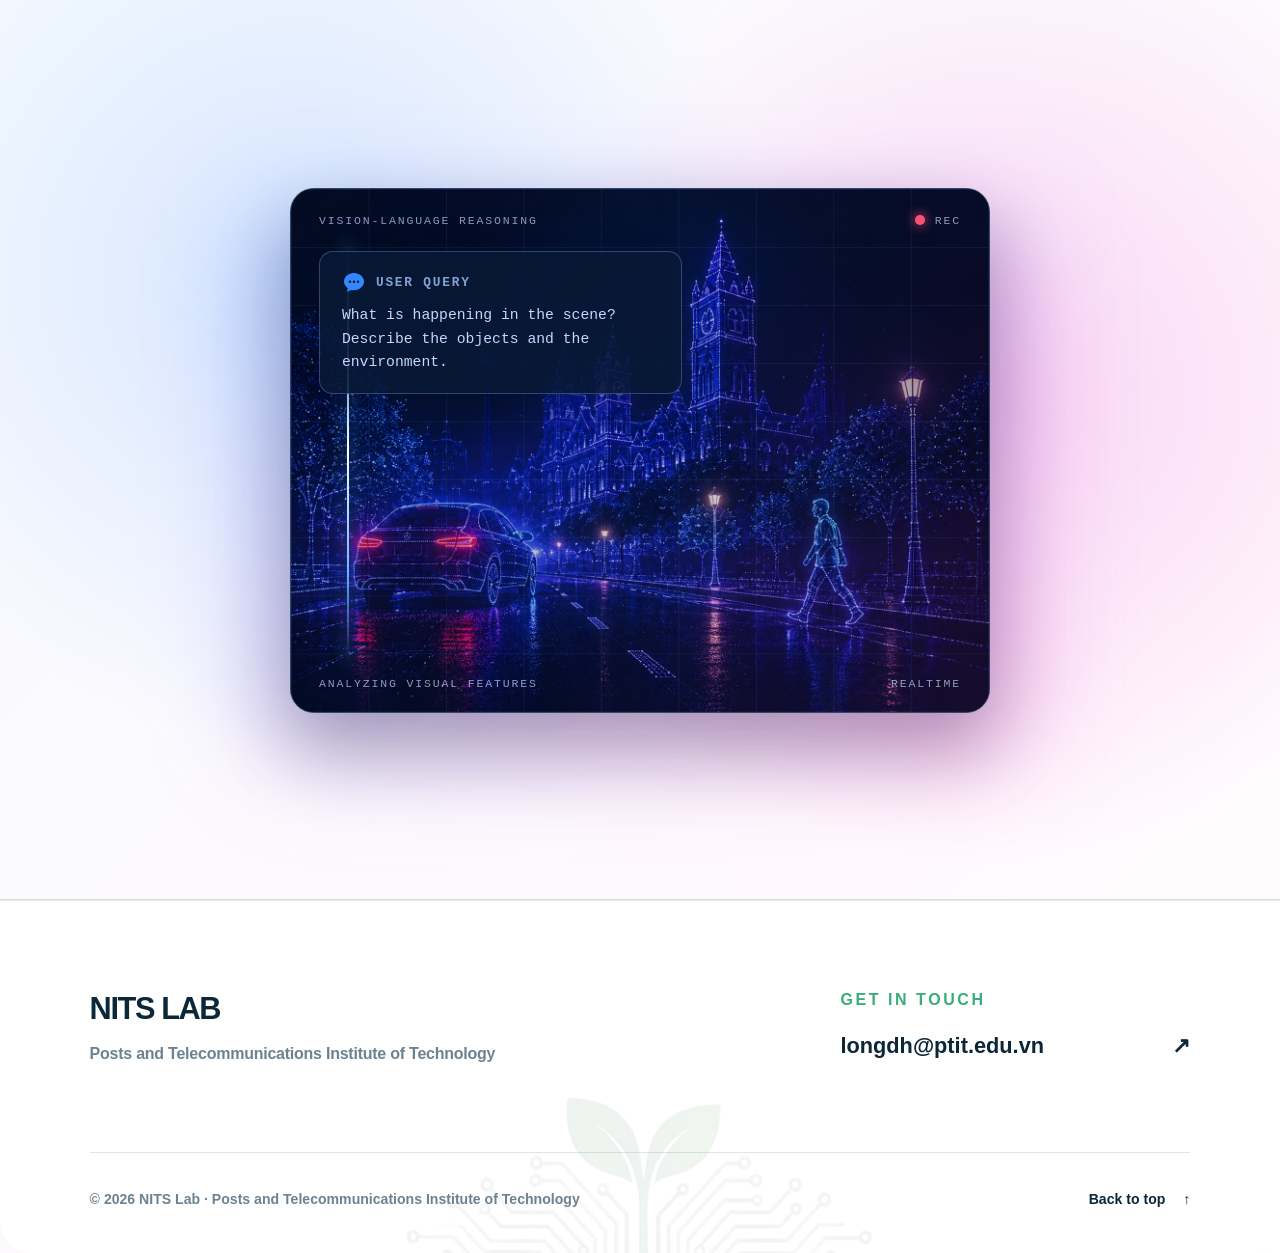
<file: new_index.html>
<!doctype html>
<html lang="en">
<head>
  <meta charset="utf-8">
  <meta name="viewport" content="width=device-width, initial-scale=1">
  <meta name="description" content="CORE Lab — Computer Vision and Retrieval research at UIT, VNU-HCM.">
  <title>CORE Lab — Computer Vision &amp; Retrieval</title>
  <style>
    :root {
      --ink: #09090b;
      --muted: #45454d;
      --line: rgba(9, 9, 11, .14);
      --panel: #081225;
      --blue: #3388ff;
      --pink: #ee49be;
      --orange: #ff8b16;
      --ease: cubic-bezier(.22, 1, .36, 1);
    }

    * { box-sizing: border-box; }

    html { scroll-behavior: smooth; }

    body {
      margin: 0;
      min-width: 320px;
      color: var(--ink);
      font-family: Inter, ui-sans-serif, -apple-system, BlinkMacSystemFont, "Segoe UI", sans-serif;
      background:
        radial-gradient(circle at 23% 22%, rgba(146, 188, 255, .34), transparent 34%),
        radial-gradient(circle at 78% 31%, rgba(244, 164, 232, .42), transparent 36%),
        linear-gradient(135deg, #f7fbff 0%, #fff9fd 68%, #fff 100%);
    }

    button, a { -webkit-tap-highlight-color: transparent; }

    a:focus-visible, button:focus-visible {
      outline: 3px solid #4e87ff;
      outline-offset: 4px;
    }

    .hero {
      position: relative;
      display: grid;
      place-items: center;
      align-items: center;
      min-height: 100dvh;
      padding: clamp(28px, 3vw, 52px);
      overflow: hidden;
      isolation: isolate;
    }

    .hero::after {
      content: "";
      position: absolute;
      inset: auto 0 0;
      height: 1px;
      background: var(--line);
    }

    .copy { max-width: 780px; }

    .eyebrow {
      display: inline-flex;
      align-items: center;
      gap: 12px;
      margin-bottom: clamp(30px, 4vw, 56px);
      padding: 10px 18px;
      border-radius: 999px;
      background: rgba(124, 138, 158, .18);
      font-size: clamp(14px, 1.15vw, 18px);
      font-weight: 700;
      letter-spacing: -.02em;
    }

    .eyebrow::before {
      content: "";
      width: 9px;
      height: 9px;
      border-radius: 50%;
      background: currentColor;
    }

    h1 {
      max-width: 760px;
      margin: 0;
      font-size: clamp(62px, 7vw, 126px);
      font-weight: 500;
      line-height: .91;
      letter-spacing: -.072em;
      text-wrap: balance;
    }

    .intro {
      max-width: 770px;
      margin: clamp(34px, 4vw, 58px) 0 0;
      color: var(--muted);
      font-size: clamp(18px, 1.45vw, 28px);
      line-height: 1.55;
      letter-spacing: -.025em;
    }

    .actions {
      display: flex;
      flex-wrap: wrap;
      gap: 16px;
      margin-top: clamp(34px, 4vw, 54px);
    }

    .button {
      display: inline-flex;
      align-items: center;
      justify-content: center;
      min-height: 64px;
      padding: 0 34px;
      border: 1px solid var(--line);
      border-radius: 6px;
      color: var(--ink);
      background: rgba(255,255,255,.64);
      text-decoration: none;
      font-size: clamp(17px, 1.2vw, 23px);
      font-weight: 600;
      transition: transform .25s var(--ease), background .25s, color .25s;
    }

    .button:hover { transform: translateY(-3px); }
    .button.primary { color: #fff; background: #08080a; border-color: #08080a; }
    .button.primary:hover { background: #29292d; }

    .event {
      display: inline-flex;
      align-items: center;
      flex-wrap: wrap;
      gap: 18px;
      margin-top: clamp(42px, 5vw, 68px);
      padding: 14px 24px;
      border: 1px solid var(--line);
      border-radius: 20px;
      background: rgba(255,255,255,.43);
      box-shadow: inset 0 1px rgba(255,255,255,.7);
    }

    .event-badge {
      padding: 8px 13px;
      border-radius: 6px;
      color: #fff;
      background: #09090b;
      font-size: 14px;
      font-weight: 700;
    }

    .event-name { font-size: 17px; font-weight: 650; }
    .event-date { color: #7b7b80; font-weight: 500; }
    .countdown { display: flex; gap: 13px; margin-left: 8px; }
    .time { min-width: 32px; text-align: center; }
    .time strong { display: block; font: 500 20px/1.1 ui-monospace, SFMono-Regular, Menlo, monospace; }
    .time small { color: #88888e; font-size: 10px; text-transform: uppercase; }

    .demo-wrap { position: relative; width: min(100%, 700px); }
    .demo-glow {
      position: absolute;
      inset: 6% -5% -8%;
      z-index: -1;
      border-radius: 48px;
      background: linear-gradient(135deg, rgba(60,132,255,.32), rgba(231,62,203,.34));
      filter: blur(52px);
    }

    .demo {
      position: relative;
      aspect-ratio: 4 / 3;
      overflow: hidden;
      border: 1px solid rgba(128, 164, 221, .36);
      border-radius: 24px;
      color: #c3d8ff;
      background: var(--panel);
      box-shadow: 0 36px 72px rgba(14, 12, 34, .28);
      font-family: ui-monospace, SFMono-Regular, Menlo, Consolas, monospace;
    }

    .scene { position: absolute; inset: 0; width: 100%; height: 100%; object-fit: cover; opacity: .83; }
    .shade { position: absolute; inset: 0; background: linear-gradient(90deg, rgba(2,11,29,.16), rgba(2,8,22,.04) 57%, rgba(5,8,22,.26)); }
    .grid {
      position: absolute; inset: 0; opacity: .24;
      background-image: linear-gradient(rgba(110,151,225,.4) 1px, transparent 1px), linear-gradient(90deg, rgba(110,151,225,.4) 1px, transparent 1px);
      background-size: 11.1% 11.1%;
    }

    .hud-top, .hud-bottom {
      position: absolute;
      z-index: 5;
      left: 28px;
      right: 28px;
      display: flex;
      align-items: center;
      justify-content: space-between;
      color: rgba(190,211,248,.72);
      font-size: clamp(9px, .9vw, 14px);
      letter-spacing: .16em;
      text-transform: uppercase;
    }
    .hud-top { top: 25px; }
    .hud-bottom { bottom: 22px; }
    .record { display: flex; align-items: center; gap: 10px; }
    .record::before { content: ""; width: 10px; height: 10px; border-radius: 50%; background: #ff4f77; box-shadow: 0 0 12px #ff4f77; }

    .phase {
      position: absolute;
      z-index: 4;
      opacity: 0;
      pointer-events: none;
      transition: opacity .55s var(--ease), transform .65s var(--ease);
    }

    .query-card {
      top: 12%; left: 4%;
      width: min(52%, 420px);
      padding: 18px 22px;
      border: 1px solid rgba(122,162,225,.34);
      border-radius: 14px;
      background: rgba(8,24,53,.88);
      box-shadow: 0 14px 36px rgba(2,8,23,.24);
      transform: translateY(-10px);
    }
    .query-label, .output-label { display: flex; align-items: center; gap: 10px; margin-bottom: 10px; color: #84a3d5; font-size: clamp(9px, 1vw, 14px); font-weight: 700; letter-spacing: .14em; text-transform: uppercase; }
    .query-label svg, .output-label svg { width: 24px; height: 24px; color: var(--blue); flex: none; }
    .query-card p, .output-card p { margin: 0; font-size: clamp(10px, 1.15vw, 17px); line-height: 1.6; }

    .scan-line {
      position: absolute; z-index: 3; top: 10%; bottom: 9%; left: 8%; width: 2px;
      background: linear-gradient(transparent, #67b5ff 22%, #fff 50%, #67b5ff 78%, transparent);
      opacity: 0; box-shadow: 0 0 18px #4d9dff;
    }

    .detect { inset: 0; }
    .box { position: absolute; border: 3px solid var(--box-color); border-radius: 2px; filter: drop-shadow(0 0 7px rgba(70,130,255,.34)); }
    .box::before { content: attr(data-label); position: absolute; top: -35px; left: -3px; padding: 7px 11px; border-radius: 7px 7px 7px 0; color: #fff; background: var(--box-color); white-space: nowrap; font-size: clamp(9px, 1.15vw, 18px); font-weight: 700; }
    .car { --box-color: var(--blue); left: 7%; bottom: 17%; width: 32%; height: 28%; }
    .person { --box-color: var(--orange); right: 15%; bottom: 17%; width: 16%; height: 27%; }
    .result { inset: 0; }
    .output-card, .concepts {
      right: 3.5%;
      width: 32%;
      padding: 18px;
      border: 1px solid rgba(118,151,201,.3);
      border-radius: 14px;
      background: rgba(6,17,37,.91);
      box-shadow: 0 18px 40px rgba(1,6,18,.24);
      transform: translateX(12px);
    }
    .output-card {
      position: absolute;
      top: 50%;
      right: -224px;
      width: 208px;
      padding: 13px;
      border-radius: 10px;
      z-index: 10;
      opacity: 0;
      pointer-events: none;
      transform: translate(10px, -50%) scale(.96);
      transition: opacity .5s var(--ease), transform .55s var(--ease);
      color: #c3d8ff;
      font-family: ui-monospace, SFMono-Regular, Menlo, Consolas, monospace;
    }
    .output-card .output-label {
      gap: 6px;
      margin-bottom: 6px;
      font-size: clamp(7px, .75vw, 11px);
      letter-spacing: .1em;
    }
    .output-card .output-label svg { width: 17px; height: 17px; }
    .output-card p { font-size: clamp(8px, .8vw, 12px); line-height: 1.45; }
    .demo-wrap.result-visible > .output-card { opacity: 1; transform: translateY(-50%); }
    .compact-concepts {
      margin-top: 12px;
      padding-top: 11px;
      border-top: 1px solid rgba(126, 158, 210, .22);
    }
    .compact-concepts .concept-title { margin-bottom: 8px; color: #84a3d5; font-size: 9px; }
    .compact-concepts .metric { margin-top: 7px; font-size: 9px; }
    .compact-concepts .dot { width: 7px; height: 7px; }
    .compact-concepts .bar { height: 4px; }
    .concepts { bottom: 13%; }
    .concept-title { margin-bottom: 12px; color: #829bc5; font-size: clamp(8px, .9vw, 13px); font-weight: 700; letter-spacing: .13em; text-transform: uppercase; }
    .metric { display: grid; grid-template-columns: auto 1fr auto; align-items: center; gap: 9px; margin-top: 10px; font-size: clamp(8px, .9vw, 13px); }
    .dot { width: 10px; height: 10px; border-radius: 50%; background: var(--c); }
    .bar { grid-column: 2 / 4; height: 7px; overflow: hidden; border-radius: 9px; background: rgba(159,180,217,.13); }
    .bar i { display: block; width: var(--w); height: 100%; border-radius: inherit; background: var(--c); transform-origin: left; }

    .demo[data-step="query"] .query-card,
    .demo[data-step="scan"] .query-card,
    .demo[data-step="scan"] .scan-line,
    .demo[data-step="result"] .detect,
    .demo[data-step="result"] .output-card,
    .demo[data-step="result"] .concepts { opacity: 1; transform: none; }
    .demo[data-step="scan"] .scan-line { animation: scan 1.1s ease-in-out infinite; }
    .demo[data-step="result"] .query-card { opacity: .58; transform: scale(.86); transform-origin: top left; }
    .demo[data-step="result"] .bar i { animation: grow .8s var(--ease) both; }

    @keyframes scan { 0%,100% { transform: translateX(0); } 50% { transform: translateX(660px); } }
    @keyframes grow { from { transform: scaleX(0); } }

    .site-footer {
      position: relative;
      isolation: isolate;
      overflow: hidden;
      padding: clamp(56px, 7vw, 94px) clamp(24px, 7vw, 120px) 0;
      border-top: 1px solid rgba(28, 119, 96, .12);
      border-radius: 0 0 32px 32px;
      background: #fff;
      color: #0c2738;
    }

    .site-footer::before {
      content: "";
      position: absolute;
      z-index: -1;
      left: 50%;
      bottom: -18px;
      width: clamp(330px, 37vw, 620px);
      aspect-ratio: 470 / 186;
      background: url("assest/image/footer.png") center bottom / contain no-repeat;
      opacity: .12;
      transform: translateX(-50%);
      filter: saturate(.8);
      pointer-events: none;
    }

    .footer-inner { max-width: 1740px; margin: 0 auto; }

    .footer-main,
    .footer-bottom {
      position: relative;
      z-index: 1;
      display: flex;
      justify-content: space-between;
      gap: 40px;
    }

    .footer-main { padding-bottom: clamp(52px, 7vw, 86px); }

    .footer-wordmark {
      color: inherit;
      font-size: clamp(28px, 2.4vw, 48px);
      font-weight: 800;
      letter-spacing: -.045em;
      text-decoration: none;
    }

    .footer-wordmark span {
      display: block;
      max-width: 460px;
      margin-top: 14px;
      color: #6d8290;
      font-size: clamp(16px, 1.15vw, 22px);
      font-weight: 600;
      line-height: 1.6;
      letter-spacing: -.015em;
    }

    .footer-contact { min-width: min(100%, 350px); }
    .footer-contact-label {
      display: block;
      margin-bottom: 24px;
      color: #37ad7a;
      font-size: 16px;
      font-weight: 800;
      letter-spacing: .16em;
      text-transform: uppercase;
    }

    .footer-contact a,
    .footer-bottom a {
      color: inherit;
      font-weight: 650;
      text-decoration: none;
    }

    .footer-contact a {
      display: flex;
      align-items: center;
      justify-content: space-between;
      gap: 32px;
      font-size: clamp(19px, 1.7vw, 30px);
    }

    .footer-contact a span,
    .footer-bottom a span { transition: transform .25s var(--ease); }
    .footer-contact a:hover span { transform: translate(3px, -3px); }

    .footer-bottom {
      align-items: center;
      padding: 38px 0 46px;
      border-top: 1px solid rgba(28, 119, 96, .16);
      color: #6d8290;
      font-size: clamp(14px, 1.1vw, 18px);
      font-weight: 600;
    }

    .footer-bottom p { margin: 0; }
    .footer-bottom a { display: inline-flex; align-items: center; gap: 18px; color: #0c2738; }
    .footer-bottom a:hover span { transform: translateY(-3px); }

    @media (max-width: 1120px) {
      .hero { min-height: 100dvh; }
      .demo-wrap { width: min(100%, 700px); }
    }

    @media (max-width: 980px) {
      .demo-wrap { margin-bottom: 210px; }
      .demo-wrap > .output-card {
        top: calc(100% + 14px);
        right: 0;
        width: 208px;
        transform: translateY(8px) scale(.96);
      }
      .demo-wrap.result-visible > .output-card { transform: none; }
    }

    @media (max-width: 620px) {
      .hero { gap: 48px; padding: 38px 18px 64px; }
      h1 { font-size: clamp(51px, 17vw, 74px); }
      .intro { font-size: 18px; }
      .actions { display: grid; }
      .button { min-height: 56px; }
      .event { display: grid; grid-template-columns: auto 1fr; width: 100%; gap: 12px; padding: 16px; }
      .countdown { grid-column: 1 / -1; margin: 4px 0 0; justify-content: space-between; }
      .demo { border-radius: 14px; }
      .hud-top, .hud-bottom { left: 13px; right: 13px; }
      .hud-top { top: 12px; }
      .hud-bottom { bottom: 10px; }
      .query-card { padding: 10px 12px; }
      .output-card, .concepts { padding: 9px; }
      .demo-wrap { margin-bottom: 194px; }
      .demo-wrap > .output-card { top: calc(100% + 12px); right: 0; width: 168px; }
      .query-label, .output-label { margin-bottom: 4px; }
      .output-label svg, .query-label svg { width: 14px; height: 14px; }
      .metric { margin-top: 5px; gap: 5px; }
      .bar { height: 4px; }
      .box { border-width: 2px; }
      .box::before { top: -24px; padding: 5px 7px; }
      .site-footer { padding: 48px 20px 0; border-radius: 0 0 22px 22px; }
      .site-footer::before { bottom: 32px; width: 390px; opacity: .09; }
      .footer-main, .footer-bottom { flex-direction: column; align-items: flex-start; }
      .footer-main { gap: 38px; padding-bottom: 44px; }
      .footer-contact { min-width: 0; width: 100%; }
      .footer-contact a { gap: 16px; }
      .footer-bottom { gap: 18px; width: 100%; padding: 28px 0 34px; }
    }

    @media (prefers-reduced-motion: reduce) {
      html { scroll-behavior: auto; }
      *, *::before, *::after { animation-duration: .01ms !important; animation-iteration-count: 1 !important; transition-duration: .01ms !important; }
    }
  </style>
</head>
<body>
  <main class="hero">
    <section class="demo-wrap" aria-label="Interactive vision-language reasoning demonstration">
      <div class="demo-glow" aria-hidden="true"></div>
      <div class="demo" id="vision-demo" data-step="query" aria-live="polite">
        <img class="scene" src="test_img/Unknown-8.png" width="1448" height="1086" alt="A car and a pedestrian on a city street at night">
        <div class="shade" aria-hidden="true"></div>
        <div class="grid" aria-hidden="true"></div>
        <div class="hud-top"><span>Vision-language reasoning</span><span class="record">REC</span></div>
        <div class="hud-bottom"><span id="demo-status">Receiving user query</span><span>Realtime</span></div>

        <article class="phase query-card">
          <div class="query-label">
            <svg viewBox="0 0 24 24" fill="currentColor" aria-hidden="true"><path d="M12 3C6.5 3 2 6.8 2 11.5c0 2.7 1.5 5.1 3.9 6.7L5 22l4.2-2.1c.9.2 1.8.3 2.8.3 5.5 0 10-3.8 10-8.6S17.5 3 12 3Zm-4 10a1.3 1.3 0 1 1 0-2.6A1.3 1.3 0 0 1 8 13Zm4 0a1.3 1.3 0 1 1 0-2.6A1.3 1.3 0 0 1 12 13Zm4 0a1.3 1.3 0 1 1 0-2.6A1.3 1.3 0 0 1 16 13Z"/></svg>
            User query
          </div>
          <p>What is happening in the scene?<br>Describe the objects and the environment.</p>
        </article>

        <div class="scan-line" aria-hidden="true"></div>
        <div class="phase detect" aria-hidden="true">
          <div class="box car" data-label="object 0.93"></div>
          <div class="box person" data-label="track 0.87"></div>
        </div>

      </div>
      <article class="output-card" aria-live="polite">
        <div class="output-label">
          <svg viewBox="0 0 24 24" fill="currentColor" aria-hidden="true"><path d="M12 1.5c.6 5.3 3.2 7.9 8.5 8.5-5.3.6-7.9 3.2-8.5 8.5-.6-5.3-3.2-7.9-8.5-8.5C8.8 9.4 11.4 6.8 12 1.5Zm7.5 0c.2 1.8 1.2 2.8 3 3-1.8.2-2.8 1.2-3 3-.2-1.8-1.2-2.8-3-3 1.8-.2 2.8-1.2 3-3Z"/></svg>
          Reasoning output
        </div>
        <p>A car is driving on a wet city road while a pedestrian crosses the street.</p>
        <div class="compact-concepts">
          <div class="concept-title">Retrieved concepts</div>
          <div class="metric" style="--c: var(--blue); --w: 93%"><i class="dot"></i><span>object (car)</span><span>0.93</span><span class="bar"><i></i></span></div>
          <div class="metric" style="--c: var(--orange); --w: 87%"><i class="dot"></i><span>track (person)</span><span>0.87</span><span class="bar"><i></i></span></div>
        </div>
      </article>
    </section>
  </main>

  <footer class="site-footer">
    <div class="footer-inner">
      <div class="footer-main">
        <a class="footer-wordmark" href="#">NITS LAB<span>Posts and Telecommunications Institute of Technology</span></a>
        <div class="footer-contact">
          <span class="footer-contact-label">Get in touch</span>
          <a href="mailto:longdh@ptit.edu.vn">longdh@ptit.edu.vn <span aria-hidden="true">↗</span></a>
        </div>
      </div>
      <div class="footer-bottom">
        <p>&copy; 2026 NITS Lab · Posts and Telecommunications Institute of Technology</p>
        <a href="#">Back to top <span aria-hidden="true">↑</span></a>
      </div>
    </div>
  </footer>

  <script>
    (() => {
      const demo = document.getElementById('vision-demo');
      const status = document.getElementById('demo-status');
      const reducedMotion = window.matchMedia('(prefers-reduced-motion: reduce)').matches;
      const steps = ['query', 'scan', 'result'];
      const labels = { query: 'Receiving user query', scan: 'Analyzing visual features', result: 'Reasoning complete' };
      let index = 0;
      let timer;

      function render(step) {
        index = steps.indexOf(step);
        demo.dataset.step = step;
        demo.parentElement.classList.toggle('result-visible', step === 'result');
        status.textContent = labels[step];
      }

      function schedule(delay = 1400) {
        clearTimeout(timer);
        timer = setTimeout(() => {
          render(steps[(index + 1) % steps.length]);
          schedule(index === 2 ? 2800 : 1500);
        }, delay);
      }

      render('query');
      schedule(reducedMotion ? 2500 : 1400);
    })();
  </script>
</body>
</html>
</file>
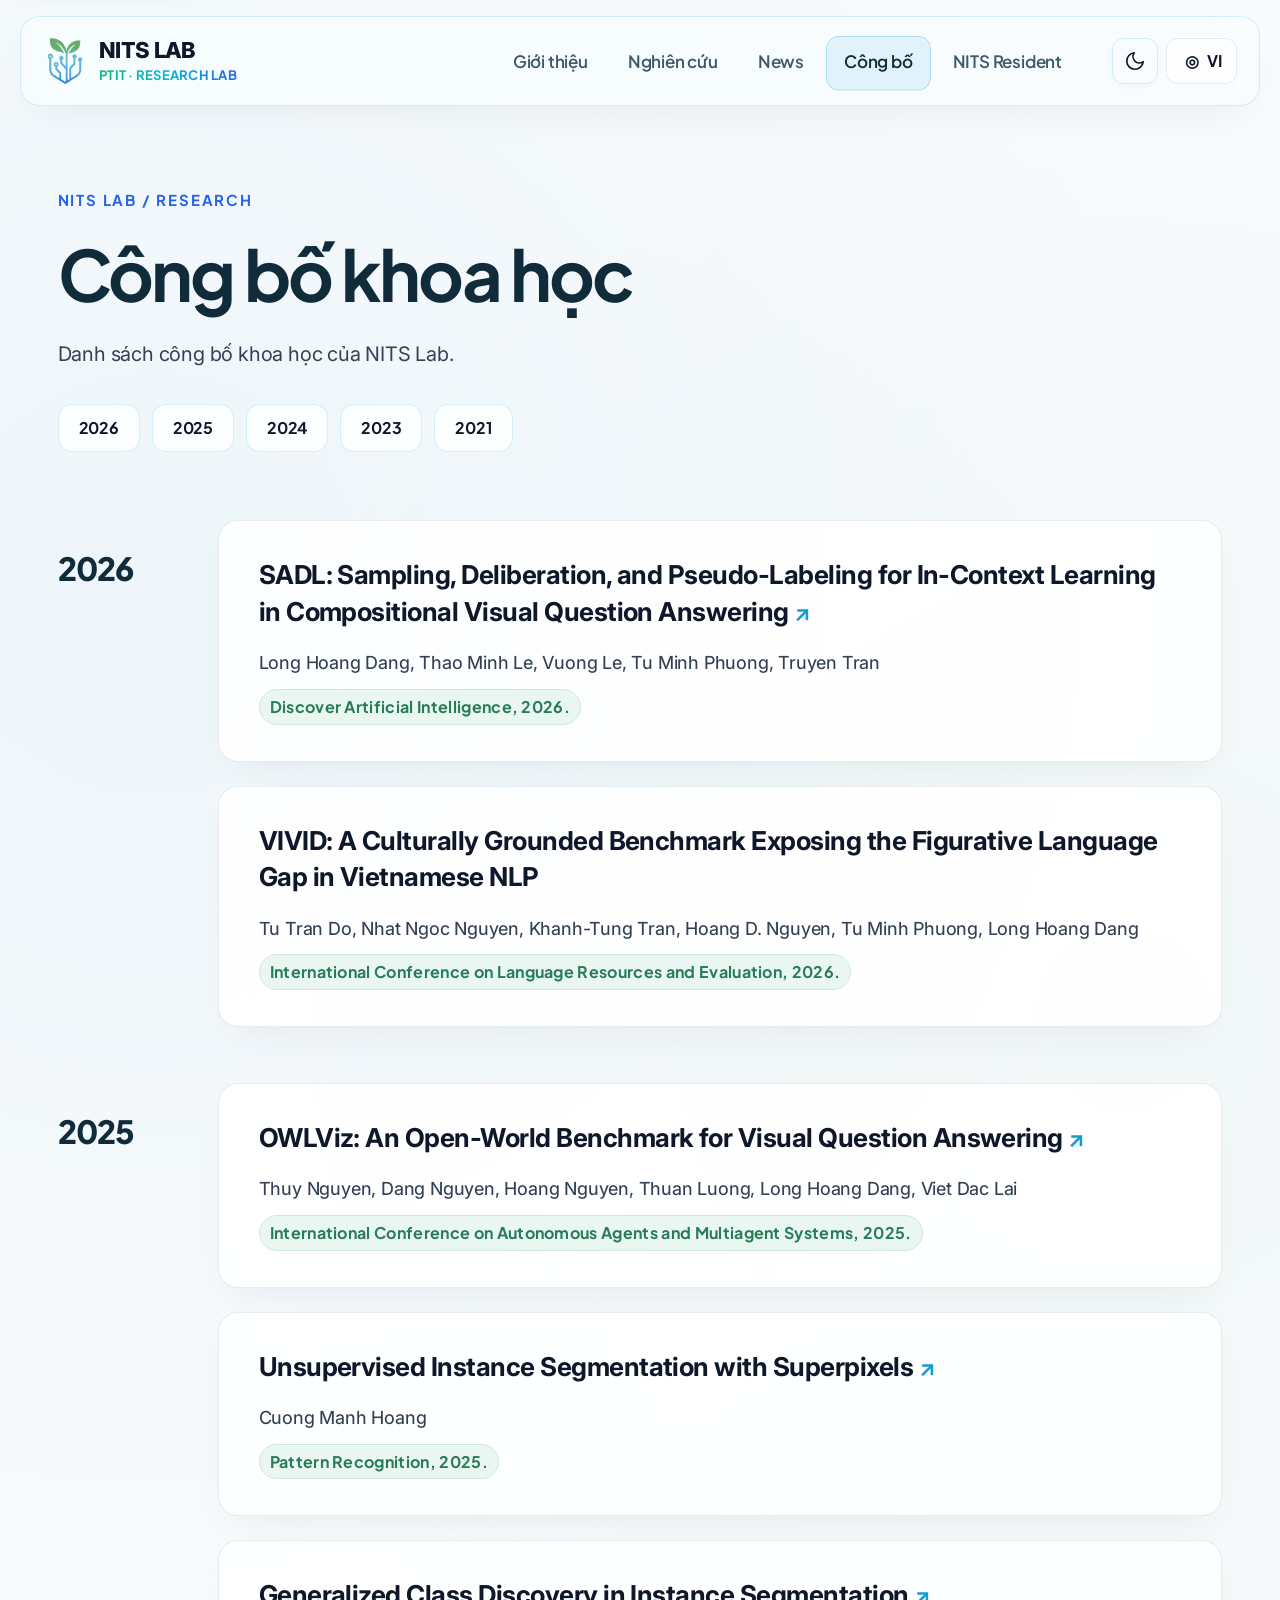
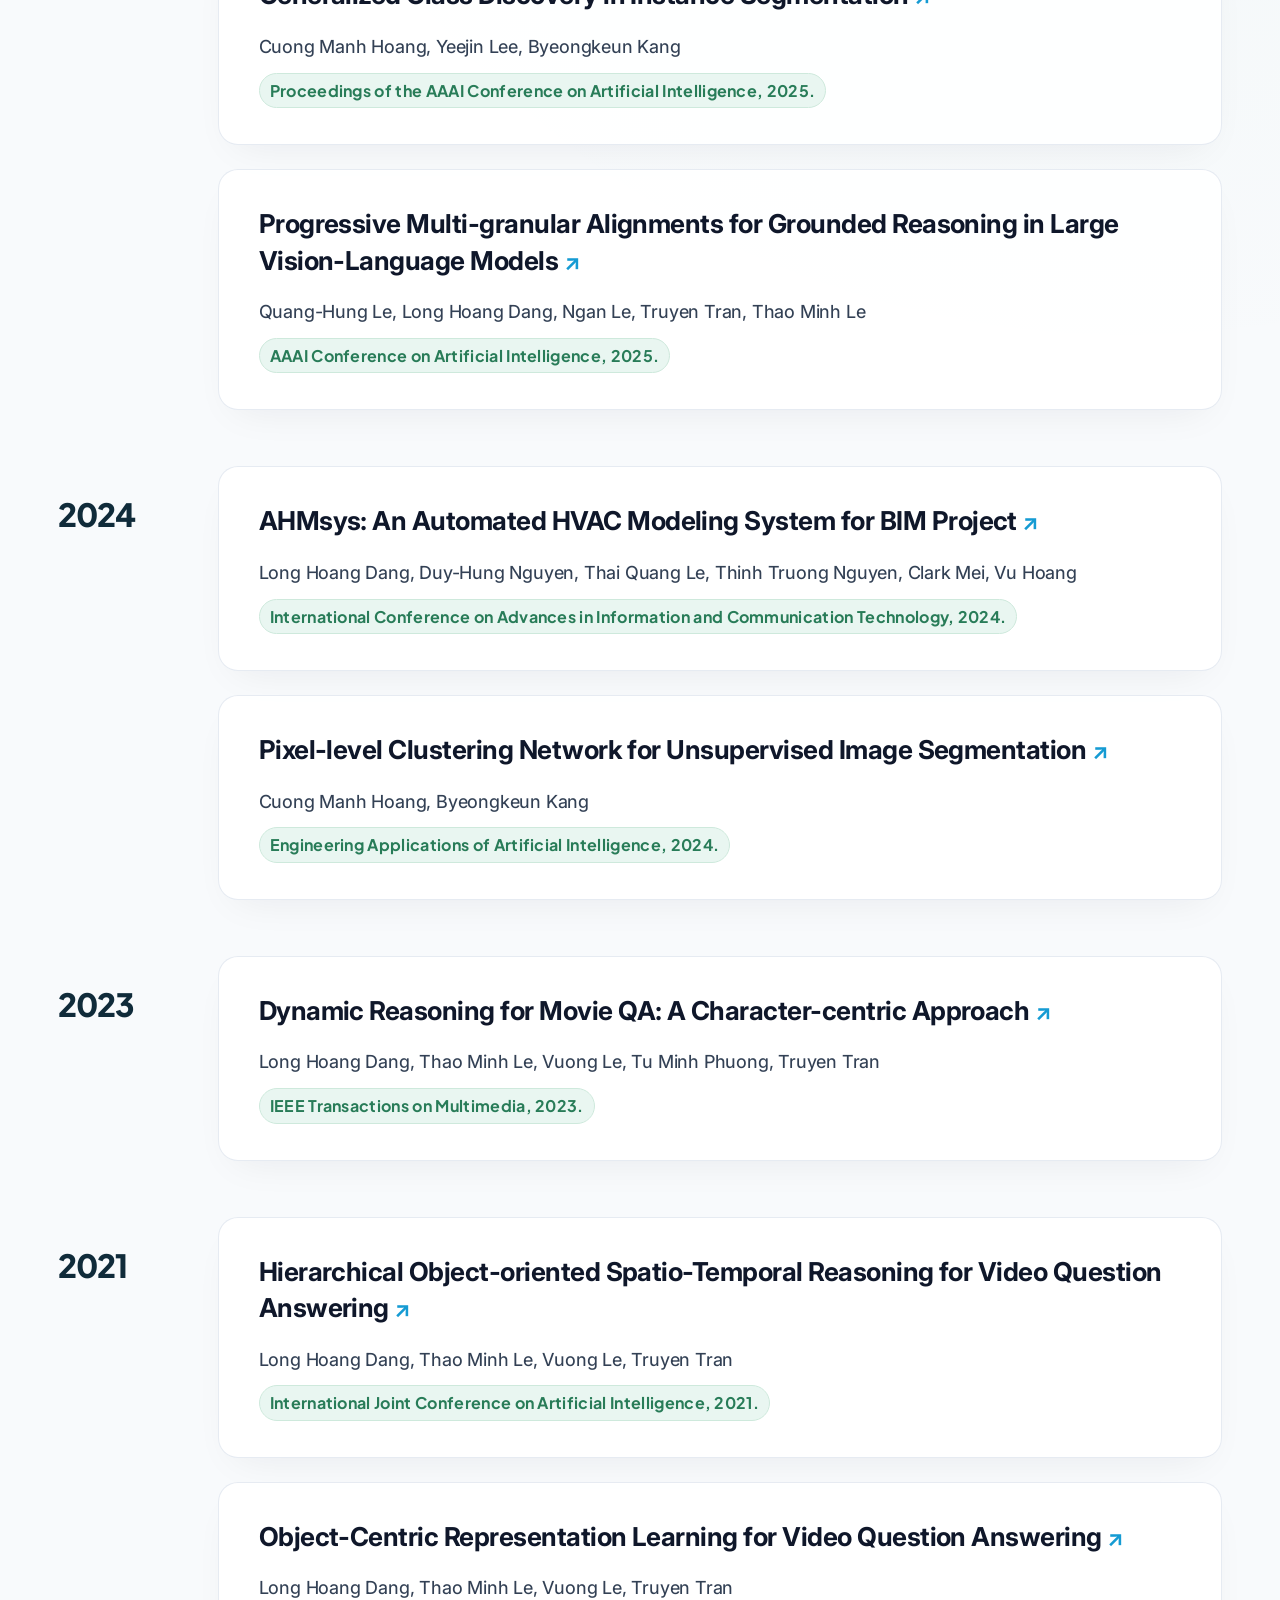
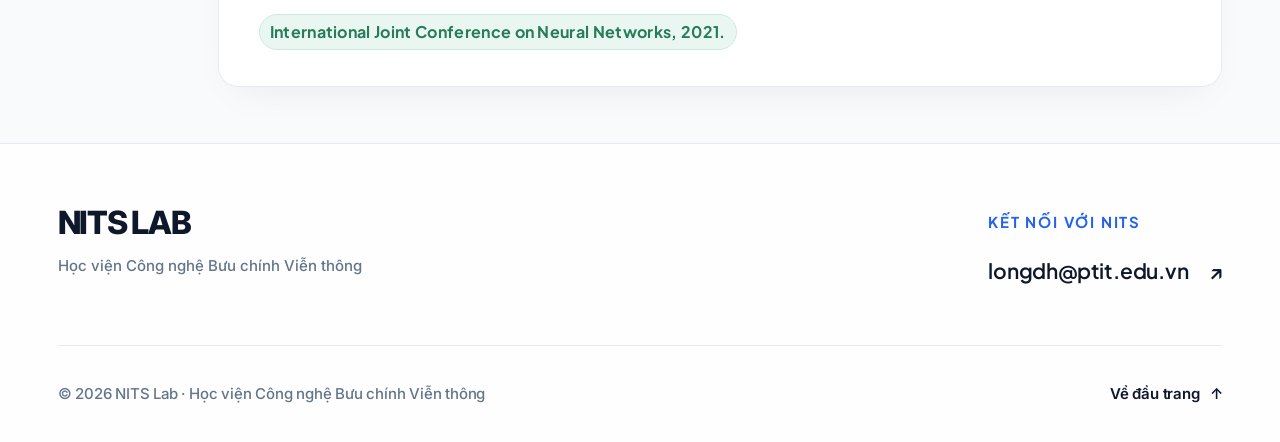
<file: public-en.html>
<!DOCTYPE html>
<html lang="en">
  <head>
    <meta charset="utf-8" />
    <meta name="viewport" content="width=device-width, initial-scale=1" />
    <title>Publications | NITS Lab</title>
    <link rel="icon" type="image/png" href="assest/image/logo.png" />
    <meta
      name="description"
      content="Scientific publications by NITS Lab."
    />
    <link rel="preconnect" href="https://fonts.googleapis.com" />
    <link rel="preconnect" href="https://fonts.gstatic.com" crossorigin />
    <link href="https://fonts.googleapis.com/css2?family=Plus+Jakarta+Sans:wght@400;500;600;700;800&family=Inter:wght@400;500;600;700&display=swap" rel="stylesheet" />
    <link rel="stylesheet" href="assest/home.css" />
    <link rel="stylesheet" href="assest/glass.css" />
    <script>
      (function(){
        try {
          var saved = localStorage.getItem('nits-theme');
          var systemDark = window.matchMedia && window.matchMedia('(prefers-color-scheme: dark)').matches;
          var theme = saved || (systemDark ? 'dark' : 'light');
          document.documentElement.setAttribute('data-theme', theme);
        } catch(e) {}
      })();
    </script>
  </head>
  <body class="glass-site public-site"><a class="skip-link" href="#main-content">Skip to content</a>
    <header class="site-header">
      <div class="container header-inner">
        <a class="brand" href="index-en.html#about" aria-label="NITS Lab home">
          <img class="brand-logo" src="assest/image/nits.png" alt="" width="509" height="601" />
          <div class="brand-text">
            <span class="abbr">NITS LAB</span>
            <span class="full">PTIT · Research Lab</span>
          </div>
        </a>

        <nav class="nav" id="main-nav" aria-label="Main navigation">
          <a href="index-en.html#about">About</a>
          <a href="index-en.html#research">Research</a>
          <a href="index-en.html#news">News</a>
          <a class="active" aria-current="page" href="public-en.html">Publications</a>
          <a href="resident-en.html">NITS Resident</a>
        </nav>

        <div class="header-controls">
          <button class="theme-toggle" id="theme-toggle" type="button" aria-label="Toggle light/dark theme" title="Toggle Theme">
            <span class="theme-icon theme-icon-sun" aria-hidden="true">
              <svg width="18" height="18" viewBox="0 0 24 24" fill="none" stroke="currentColor" stroke-width="2" stroke-linecap="round" stroke-linejoin="round"><circle cx="12" cy="12" r="5"></circle><line x1="12" y1="1" x2="12" y2="3"></line><line x1="12" y1="21" x2="12" y2="23"></line><line x1="4.22" y1="4.22" x2="5.64" y2="5.64"></line><line x1="18.36" y1="18.36" x2="19.78" y2="19.78"></line><line x1="1" y1="12" x2="3" y2="12"></line><line x1="21" y1="12" x2="23" y2="12"></line><line x1="4.22" y1="19.78" x2="5.64" y2="18.36"></line><line x1="18.36" y1="5.64" x2="19.78" y2="4.22"></line></svg>
            </span>
            <span class="theme-icon theme-icon-moon" aria-hidden="true">
              <svg width="18" height="18" viewBox="0 0 24 24" fill="none" stroke="currentColor" stroke-width="2" stroke-linecap="round" stroke-linejoin="round"><path d="M21 12.79A9 9 0 1 1 11.21 3 7 7 0 0 0 21 12.79z"></path></svg>
            </span>
          </button>

          <button class="lang-toggle" type="button" data-lang-switcher data-vi-href="public.html" data-en-href="public-en.html" aria-label="Switch to Vietnamese" title="Switch to Vietnamese">
            <span aria-hidden="true">◎</span>
            <span>EN</span>
          </button>
        </div>

        <button data-open-label="Open menu" data-close-label="Close menu" class="nav-toggle" type="button" aria-label="Open menu" aria-expanded="false" aria-controls="main-nav">
          <span></span>
          <span></span>
          <span></span>
        </button>
      </div>
    </header>
    <main id="main-content" class="page publications-page">
      <div class="publications-intro"><p class="eyebrow">NITS LAB / RESEARCH</p><h1>Publications</h1><p>Scientific publications by NITS Lab.</p><nav class="year-nav" aria-label="Publication years"><a href="#year-2026">2026</a><a href="#year-2025">2025</a><a href="#year-2024">2024</a><a href="#year-2023">2023</a><a href="#year-2021">2021</a></nav></div>
      <section class="publications-list" aria-label="Publication list">
        <section class="publication-year" aria-labelledby="year-2026">
          <h2 id="year-2026">2026</h2>
          <ul class="publication-list">
            <li class="liquid-card reveal">
              <a class="publication-title" href="https://link.springer.com/content/pdf/10.1007/s44163-026-01411-z_reference.pdf">
                SADL: Sampling, Deliberation, and Pseudo-Labeling for In-Context Learning in Compositional Visual Question Answering
              </a>
              <p class="publication-authors">
                Long Hoang Dang, Thao Minh Le, Vuong Le, Tu Minh Phuong, Truyen Tran
              </p>
              <p class="publication-venue">
                Discover Artificial Intelligence, 2026.
              </p>
            </li>
            <li class="liquid-card reveal">
              <span class="publication-title">
                VIVID: A Culturally Grounded Benchmark Exposing the Figurative Language Gap in Vietnamese NLP
              </span>
              <p class="publication-authors">
                Tu Tran Do, Nhat Ngoc Nguyen, Khanh-Tung Tran, Hoang D. Nguyen, Tu Minh Phuong, Long Hoang Dang
              </p>
              <p class="publication-venue">
                International Conference on Language Resources and Evaluation, 2026.
              </p>
            </li>
          </ul>
        </section>

        <section class="publication-year" aria-labelledby="year-2025">
          <h2 id="year-2025">2025</h2>
          <ul class="publication-list">
            <li class="liquid-card reveal">
              <a class="publication-title" href="https://arxiv.org/pdf/2503.07631">
                OWLViz: An Open-World Benchmark for Visual Question Answering
              </a>
              <p class="publication-authors">
                Thuy Nguyen, Dang Nguyen, Hoang Nguyen, Thuan Luong, Long Hoang Dang, Viet Dac Lai
              </p>
              <p class="publication-venue">
                International Conference on Autonomous Agents and Multiagent Systems, 2025.
              </p>
            </li>
            <li class="liquid-card reveal">
              <a class="publication-title" href="https://arxiv.org/pdf/2509.05352">
                Unsupervised Instance Segmentation with Superpixels
              </a>
              <p class="publication-authors">
                Cuong Manh Hoang
              </p>
              <p class="publication-venue">
                Pattern Recognition, 2025.
              </p>
            </li>
            <li class="liquid-card reveal">
              <a class="publication-title" href="https://ojs.aaai.org/index.php/AAAI/article/view/32362">
                Generalized Class Discovery in Instance Segmentation
              </a>
              <p class="publication-authors">
                Cuong Manh Hoang, Yeejin Lee, Byeongkeun Kang
              </p>
              <p class="publication-venue">
                Proceedings of the AAAI Conference on Artificial Intelligence, 2025.
              </p>
            </li>
            <li class="liquid-card reveal">
              <a class="publication-title" href="https://ojs.aaai.org/index.php/AAAI/article/download/32471/34626">
                Progressive Multi-granular Alignments for Grounded Reasoning in Large Vision-Language Models
              </a>
              <p class="publication-authors">
                Quang-Hung Le, Long Hoang Dang, Ngan Le, Truyen Tran, Thao Minh Le
              </p>
              <p class="publication-venue">
                AAAI Conference on Artificial Intelligence, 2025.
              </p>
            </li>
          </ul>
        </section>

        <section class="publication-year" aria-labelledby="year-2024">
          <h2 id="year-2024">2024</h2>
          <ul class="publication-list">
            <li class="liquid-card reveal">
              <a class="publication-title" href="https://arxiv.org/pdf/2407.01987">
                AHMsys: An Automated HVAC Modeling System for BIM Project
              </a>
              <p class="publication-authors">
                Long Hoang Dang, Duy-Hung Nguyen, Thai Quang Le, Thinh Truong Nguyen, Clark Mei, Vu Hoang
              </p>
              <p class="publication-venue">
                International Conference on Advances in Information and Communication Technology, 2024.
              </p>
            </li>
            <li class="liquid-card reveal">
              <a class="publication-title" href="https://arxiv.org/pdf/2310.16234">
                Pixel-level Clustering Network for Unsupervised Image Segmentation
              </a>
              <p class="publication-authors">
                Cuong Manh Hoang, Byeongkeun Kang
              </p>
              <p class="publication-venue">
                Engineering Applications of Artificial Intelligence, 2024.
              </p>
            </li>
          </ul>
        </section>

        <section class="publication-year" aria-labelledby="year-2023">
          <h2 id="year-2023">2023</h2>
          <ul class="publication-list">
            <li class="liquid-card reveal">
              <a class="publication-title" href="https://ieeexplore.ieee.org/abstract/document/10272656/">
                Dynamic Reasoning for Movie QA: A Character-centric Approach
              </a>
              <p class="publication-authors">
                Long Hoang Dang, Thao Minh Le, Vuong Le, Tu Minh Phuong, Truyen Tran
              </p>
              <p class="publication-venue">
                IEEE Transactions on Multimedia, 2023.
              </p>
            </li>
          </ul>
        </section>

        <section class="publication-year" aria-labelledby="year-2021">
          <h2 id="year-2021">2021</h2>
          <ul class="publication-list">
            <li class="liquid-card reveal">
              <a class="publication-title" href="https://arxiv.org/pdf/2106.13432">
                Hierarchical Object-oriented Spatio-Temporal Reasoning for Video Question Answering
              </a>
              <p class="publication-authors">
                Long Hoang Dang, Thao Minh Le, Vuong Le, Truyen Tran
              </p>
              <p class="publication-venue">
                International Joint Conference on Artificial Intelligence, 2021.
              </p>
            </li>
            <li class="liquid-card reveal">
              <a class="publication-title" href="https://arxiv.org/pdf/2104.05166">
                Object-Centric Representation Learning for Video Question Answering
              </a>
              <p class="publication-authors">
                Long Hoang Dang, Thao Minh Le, Vuong Le, Truyen Tran
              </p>
              <p class="publication-venue">
                International Joint Conference on Neural Networks, 2021.
              </p>
            </li>
          </ul>
        </section>
      </section>
    </main>
    <footer class="site-footer"><div class="container"><div class="footer-main"><a class="footer-wordmark" href="index-en.html#about">NITS LAB<span>Posts and Telecommunications Institute of Technology</span></a><div class="footer-contact"><span class="eyebrow">Get in touch</span><a href="mailto:longdh@ptit.edu.vn">longdh@ptit.edu.vn <span aria-hidden="true">↗</span></a></div></div><div class="footer-bottom"><p>&copy; 2026 NITS Lab &middot; Posts and Telecommunications Institute of Technology</p><a href="#main-content">Back to top <span aria-hidden="true">↑</span></a></div></div></footer>
    <script src="assest/home.js" defer></script>
    <script src="assest/glass.js" defer></script>
    <script src="assest/lang-switcher.js" defer></script>
  </body>
</html>
</file>
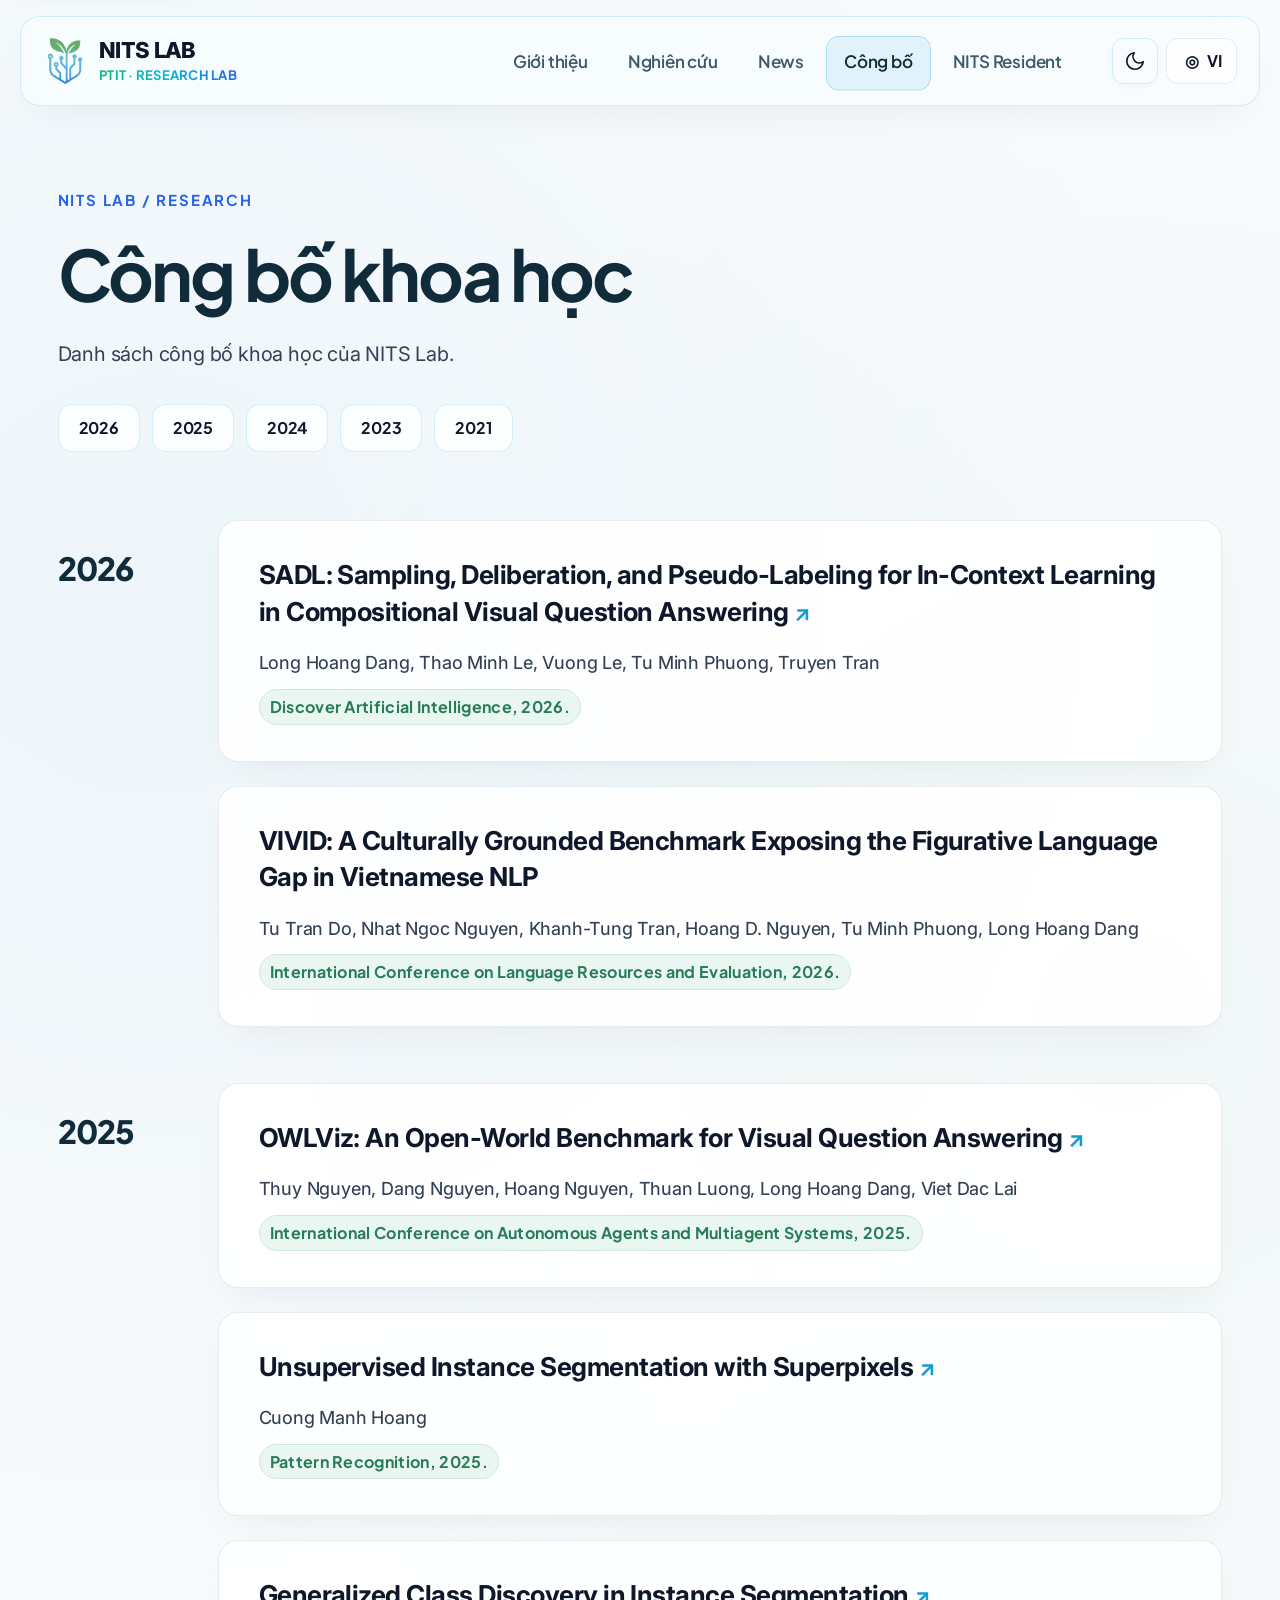
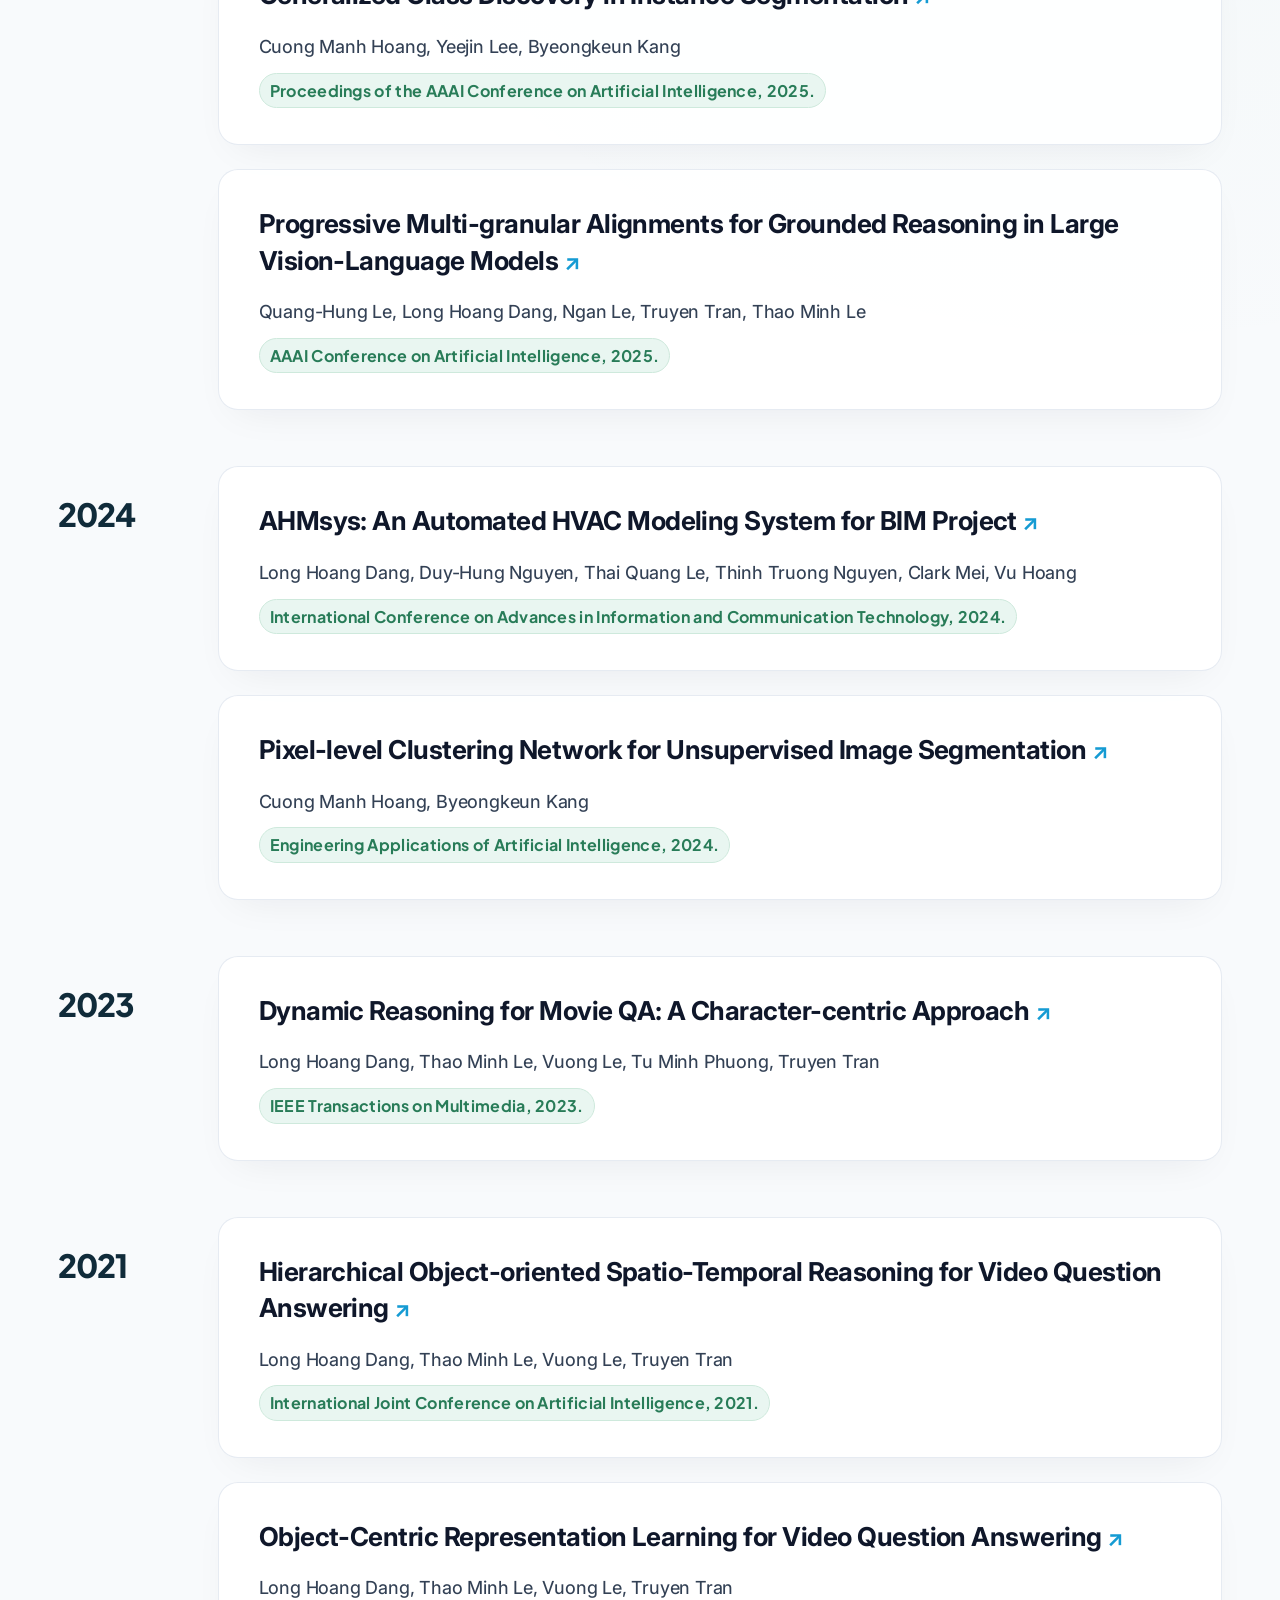
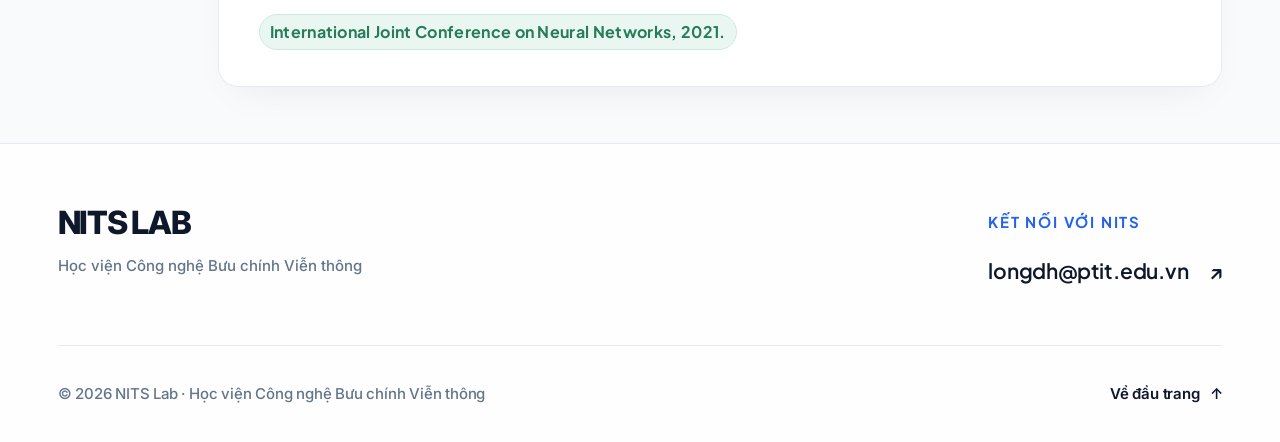
<file: public.html>
<!DOCTYPE html>
<html lang="vi">
  <head>
    <meta charset="utf-8" />
    <meta name="viewport" content="width=device-width, initial-scale=1" />
    <title>Công bố | NITS Lab</title>
    <link rel="icon" type="image/png" href="assest/image/logo.png" />
    <meta
      name="description"
      content="Danh sách công bố khoa học của NITS Lab."
    />
    <link rel="preconnect" href="https://fonts.googleapis.com" />
    <link rel="preconnect" href="https://fonts.gstatic.com" crossorigin />
    <link href="https://fonts.googleapis.com/css2?family=Plus+Jakarta+Sans:wght@400;500;600;700;800&family=Inter:wght@400;500;600;700&display=swap" rel="stylesheet" />
    <link rel="stylesheet" href="assest/home.css" />
    <link rel="stylesheet" href="assest/glass.css" />
    <script>
      (function(){
        try {
          var saved = localStorage.getItem('nits-theme');
          var systemDark = window.matchMedia && window.matchMedia('(prefers-color-scheme: dark)').matches;
          var theme = saved || (systemDark ? 'dark' : 'light');
          document.documentElement.setAttribute('data-theme', theme);
        } catch(e) {}
      })();
    </script>
  </head>
  <body class="glass-site public-site"><a class="skip-link" href="#main-content">Đến nội dung chính</a>
    <header class="site-header">
      <div class="container header-inner">
        <a class="brand" href="index.html#about" aria-label="NITS Lab home">
          <img class="brand-logo" src="assest/image/nits.png" alt="" width="509" height="601" />
          <div class="brand-text">
            <span class="abbr">NITS LAB</span>
            <span class="full">PTIT · Research Lab</span>
          </div>
        </a>

        <nav class="nav" id="main-nav" aria-label="Điều hướng chính">
          <a href="index.html#about">Giới thiệu</a>
          <a href="index.html#research">Nghiên cứu</a>
          <a href="index.html#news">News</a>
          <a class="active" aria-current="page" href="public.html">Công bố</a>
          <a href="resident.html">NITS Resident</a>
        </nav>

        <div class="header-controls">
          <button class="theme-toggle" id="theme-toggle" type="button" aria-label="Chuyển chế độ sáng/tối" title="Chuyển chế độ sáng/tối">
            <span class="theme-icon theme-icon-sun" aria-hidden="true">
              <svg width="18" height="18" viewBox="0 0 24 24" fill="none" stroke="currentColor" stroke-width="2" stroke-linecap="round" stroke-linejoin="round"><circle cx="12" cy="12" r="5"></circle><line x1="12" y1="1" x2="12" y2="3"></line><line x1="12" y1="21" x2="12" y2="23"></line><line x1="4.22" y1="4.22" x2="5.64" y2="5.64"></line><line x1="18.36" y1="18.36" x2="19.78" y2="19.78"></line><line x1="1" y1="12" x2="3" y2="12"></line><line x1="21" y1="12" x2="23" y2="12"></line><line x1="4.22" y1="19.78" x2="5.64" y2="18.36"></line><line x1="18.36" y1="5.64" x2="19.78" y2="4.22"></line></svg>
            </span>
            <span class="theme-icon theme-icon-moon" aria-hidden="true">
              <svg width="18" height="18" viewBox="0 0 24 24" fill="none" stroke="currentColor" stroke-width="2" stroke-linecap="round" stroke-linejoin="round"><path d="M21 12.79A9 9 0 1 1 11.21 3 7 7 0 0 0 21 12.79z"></path></svg>
            </span>
          </button>

          <button class="lang-toggle" type="button" data-lang-switcher data-vi-href="public.html" data-en-href="public-en.html" aria-label="Switch to English" title="Switch to English">
            <span aria-hidden="true">◎</span>
            <span>VI</span>
          </button>
        </div>

        <button data-open-label="Mở menu" data-close-label="Đóng menu" class="nav-toggle" type="button" aria-label="Mở menu" aria-expanded="false" aria-controls="main-nav">
          <span></span>
          <span></span>
          <span></span>
        </button>
      </div>
    </header>
    <main id="main-content" class="page publications-page">
      <div class="publications-intro"><p class="eyebrow">NITS LAB / RESEARCH</p><h1>Công bố khoa học</h1><p>Danh sách công bố khoa học của NITS Lab.</p><nav class="year-nav" aria-label="Năm công bố"><a href="#year-2026">2026</a><a href="#year-2025">2025</a><a href="#year-2024">2024</a><a href="#year-2023">2023</a><a href="#year-2021">2021</a></nav></div>
      <section class="publications-list" aria-label="Danh sách công bố">
        <section class="publication-year" aria-labelledby="year-2026">
          <h2 id="year-2026">2026</h2>
          <ul class="publication-list">
            <li class="liquid-card reveal">
              <a class="publication-title" href="https://link.springer.com/content/pdf/10.1007/s44163-026-01411-z_reference.pdf">
                SADL: Sampling, Deliberation, and Pseudo-Labeling for In-Context Learning in Compositional Visual Question Answering
              </a>
              <p class="publication-authors">
                Long Hoang Dang, Thao Minh Le, Vuong Le, Tu Minh Phuong, Truyen Tran
              </p>
              <p class="publication-venue">
                Discover Artificial Intelligence, 2026.
              </p>
            </li>
            <li class="liquid-card reveal">
              <span class="publication-title">
                VIVID: A Culturally Grounded Benchmark Exposing the Figurative Language Gap in Vietnamese NLP
              </span>
              <p class="publication-authors">
                Tu Tran Do, Nhat Ngoc Nguyen, Khanh-Tung Tran, Hoang D. Nguyen, Tu Minh Phuong, Long Hoang Dang
              </p>
              <p class="publication-venue">
                International Conference on Language Resources and Evaluation, 2026.
              </p>
            </li>
          </ul>
        </section>

        <section class="publication-year" aria-labelledby="year-2025">
          <h2 id="year-2025">2025</h2>
          <ul class="publication-list">
            <li class="liquid-card reveal">
              <a class="publication-title" href="https://arxiv.org/pdf/2503.07631">
                OWLViz: An Open-World Benchmark for Visual Question Answering
              </a>
              <p class="publication-authors">
                Thuy Nguyen, Dang Nguyen, Hoang Nguyen, Thuan Luong, Long Hoang Dang, Viet Dac Lai
              </p>
              <p class="publication-venue">
                International Conference on Autonomous Agents and Multiagent Systems, 2025.
              </p>
            </li>
            <li class="liquid-card reveal">
              <a class="publication-title" href="https://arxiv.org/pdf/2509.05352">
                Unsupervised Instance Segmentation with Superpixels
              </a>
              <p class="publication-authors">
                Cuong Manh Hoang
              </p>
              <p class="publication-venue">
                Pattern Recognition, 2025.
              </p>
            </li>
            <li class="liquid-card reveal">
              <a class="publication-title" href="https://ojs.aaai.org/index.php/AAAI/article/view/32362">
                Generalized Class Discovery in Instance Segmentation
              </a>
              <p class="publication-authors">
                Cuong Manh Hoang, Yeejin Lee, Byeongkeun Kang
              </p>
              <p class="publication-venue">
                Proceedings of the AAAI Conference on Artificial Intelligence, 2025.
              </p>
            </li>
            <li class="liquid-card reveal">
              <a class="publication-title" href="https://ojs.aaai.org/index.php/AAAI/article/download/32471/34626">
                Progressive Multi-granular Alignments for Grounded Reasoning in Large Vision-Language Models
              </a>
              <p class="publication-authors">
                Quang-Hung Le, Long Hoang Dang, Ngan Le, Truyen Tran, Thao Minh Le
              </p>
              <p class="publication-venue">
                AAAI Conference on Artificial Intelligence, 2025.
              </p>
            </li>
          </ul>
        </section>

        <section class="publication-year" aria-labelledby="year-2024">
          <h2 id="year-2024">2024</h2>
          <ul class="publication-list">
            <li class="liquid-card reveal">
              <a class="publication-title" href="https://arxiv.org/pdf/2407.01987">
                AHMsys: An Automated HVAC Modeling System for BIM Project
              </a>
              <p class="publication-authors">
                Long Hoang Dang, Duy-Hung Nguyen, Thai Quang Le, Thinh Truong Nguyen, Clark Mei, Vu Hoang
              </p>
              <p class="publication-venue">
                International Conference on Advances in Information and Communication Technology, 2024.
              </p>
            </li>
            <li class="liquid-card reveal">
              <a class="publication-title" href="https://arxiv.org/pdf/2310.16234">
                Pixel-level Clustering Network for Unsupervised Image Segmentation
              </a>
              <p class="publication-authors">
                Cuong Manh Hoang, Byeongkeun Kang
              </p>
              <p class="publication-venue">
                Engineering Applications of Artificial Intelligence, 2024.
              </p>
            </li>
          </ul>
        </section>

        <section class="publication-year" aria-labelledby="year-2023">
          <h2 id="year-2023">2023</h2>
          <ul class="publication-list">
            <li class="liquid-card reveal">
              <a class="publication-title" href="https://ieeexplore.ieee.org/abstract/document/10272656/">
                Dynamic Reasoning for Movie QA: A Character-centric Approach
              </a>
              <p class="publication-authors">
                Long Hoang Dang, Thao Minh Le, Vuong Le, Tu Minh Phuong, Truyen Tran
              </p>
              <p class="publication-venue">
                IEEE Transactions on Multimedia, 2023.
              </p>
            </li>
          </ul>
        </section>

        <section class="publication-year" aria-labelledby="year-2021">
          <h2 id="year-2021">2021</h2>
          <ul class="publication-list">
            <li class="liquid-card reveal">
              <a class="publication-title" href="https://arxiv.org/pdf/2106.13432">
                Hierarchical Object-oriented Spatio-Temporal Reasoning for Video Question Answering
              </a>
              <p class="publication-authors">
                Long Hoang Dang, Thao Minh Le, Vuong Le, Truyen Tran
              </p>
              <p class="publication-venue">
                International Joint Conference on Artificial Intelligence, 2021.
              </p>
            </li>
            <li class="liquid-card reveal">
              <a class="publication-title" href="https://arxiv.org/pdf/2104.05166">
                Object-Centric Representation Learning for Video Question Answering
              </a>
              <p class="publication-authors">
                Long Hoang Dang, Thao Minh Le, Vuong Le, Truyen Tran
              </p>
              <p class="publication-venue">
                International Joint Conference on Neural Networks, 2021.
              </p>
            </li>
          </ul>
        </section>
      </section>
    </main>
    <footer class="site-footer"><div class="container"><div class="footer-main"><a class="footer-wordmark" href="index.html#about">NITS LAB<span>Học viện Công nghệ Bưu chính Viễn thông</span></a><div class="footer-contact"><span class="eyebrow">Kết nối với NITS</span><a href="mailto:longdh@ptit.edu.vn">longdh@ptit.edu.vn <span aria-hidden="true">↗</span></a></div></div><div class="footer-bottom"><p>&copy; 2026 NITS Lab &middot; Học viện Công nghệ Bưu chính Viễn thông</p><a href="#main-content">Về đầu trang <span aria-hidden="true">↑</span></a></div></div></footer>
    <script src="assest/home.js" defer></script>
    <script src="assest/glass.js" defer></script>
    <script src="assest/lang-switcher.js" defer></script>
  </body>
</html>
</file>
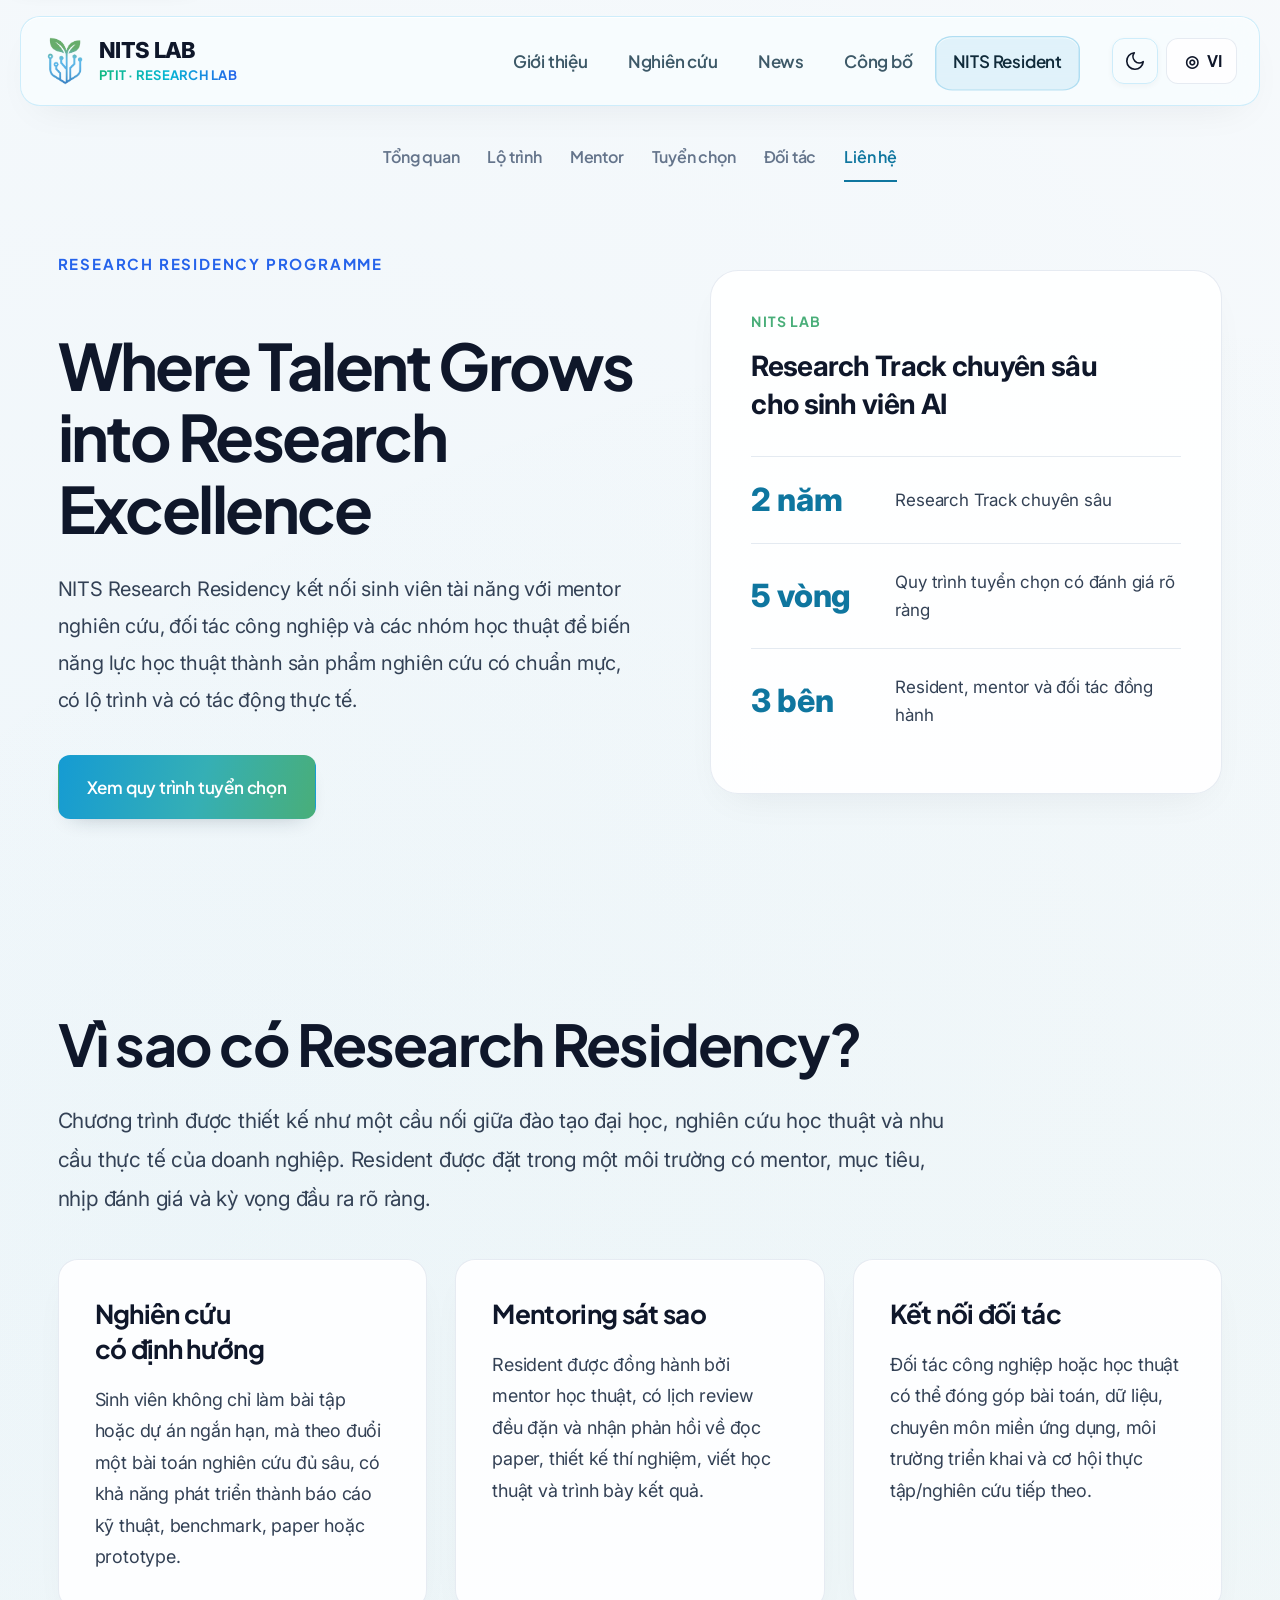
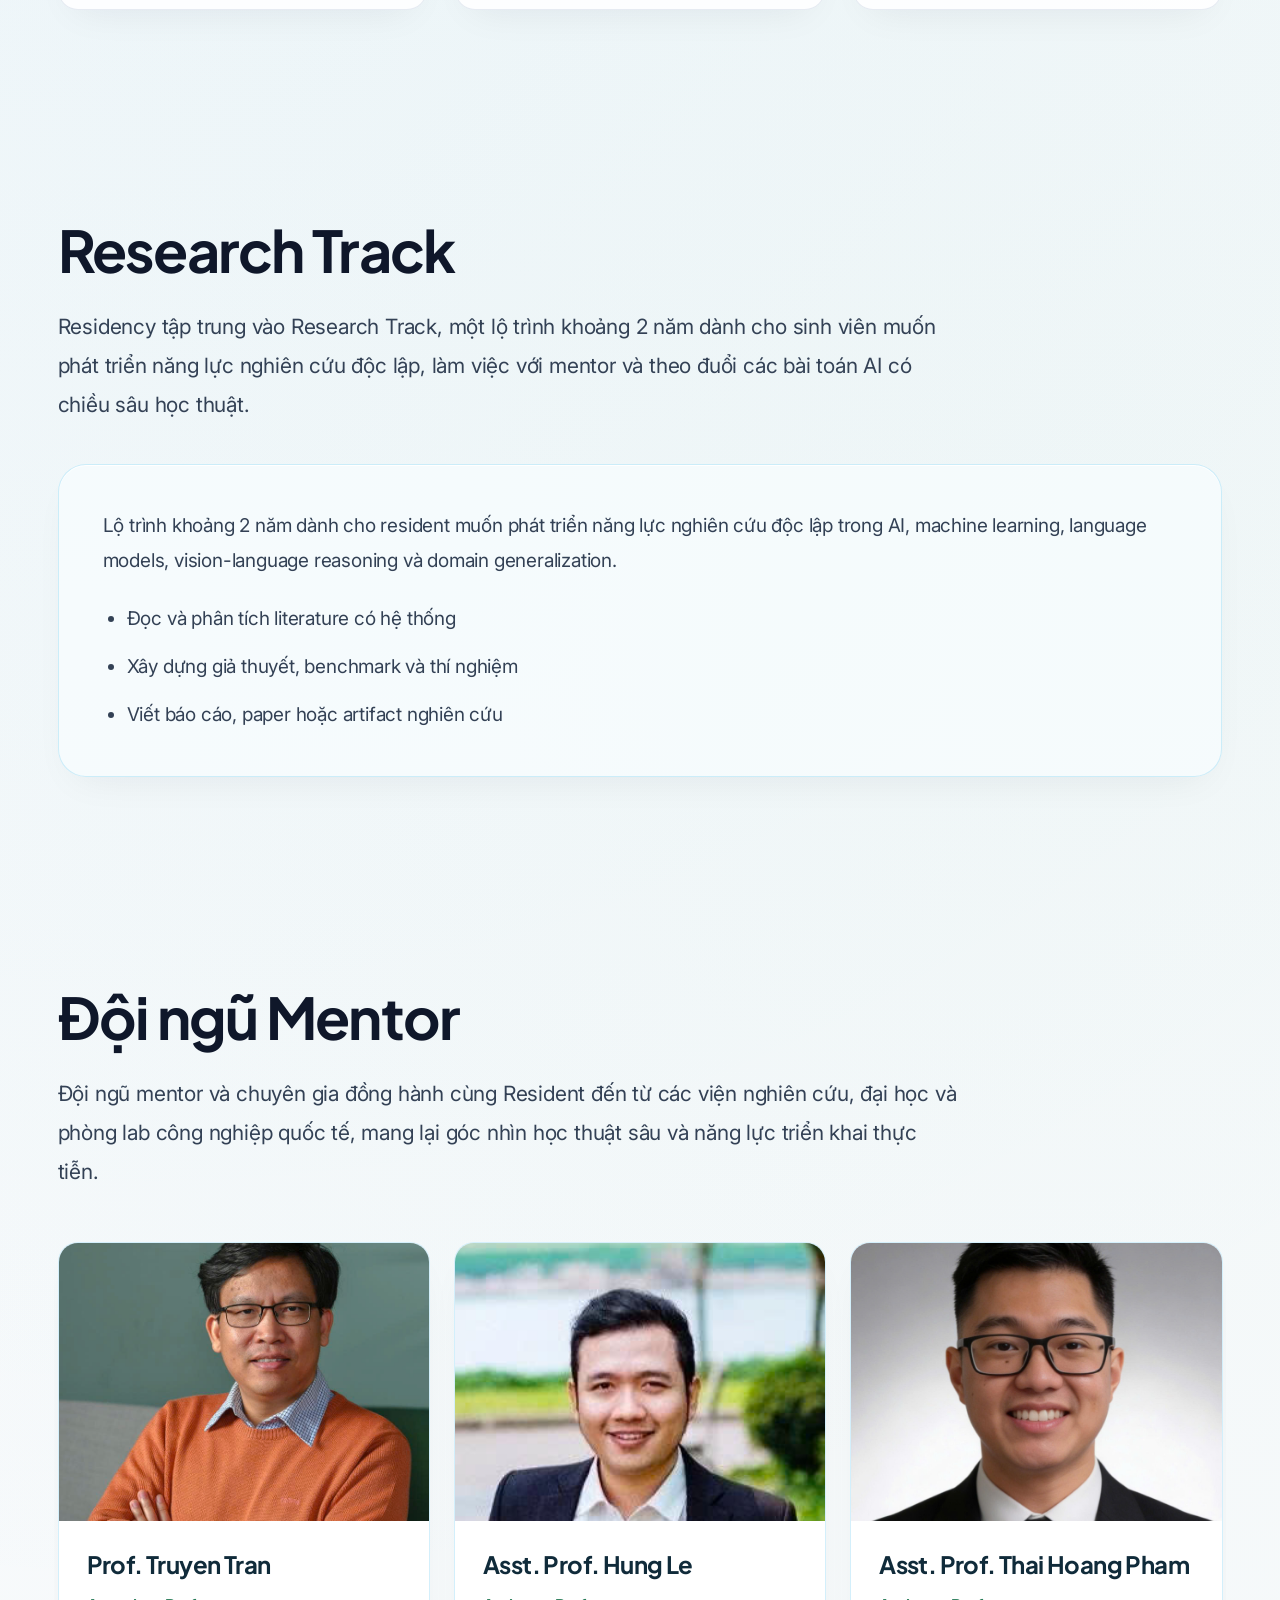
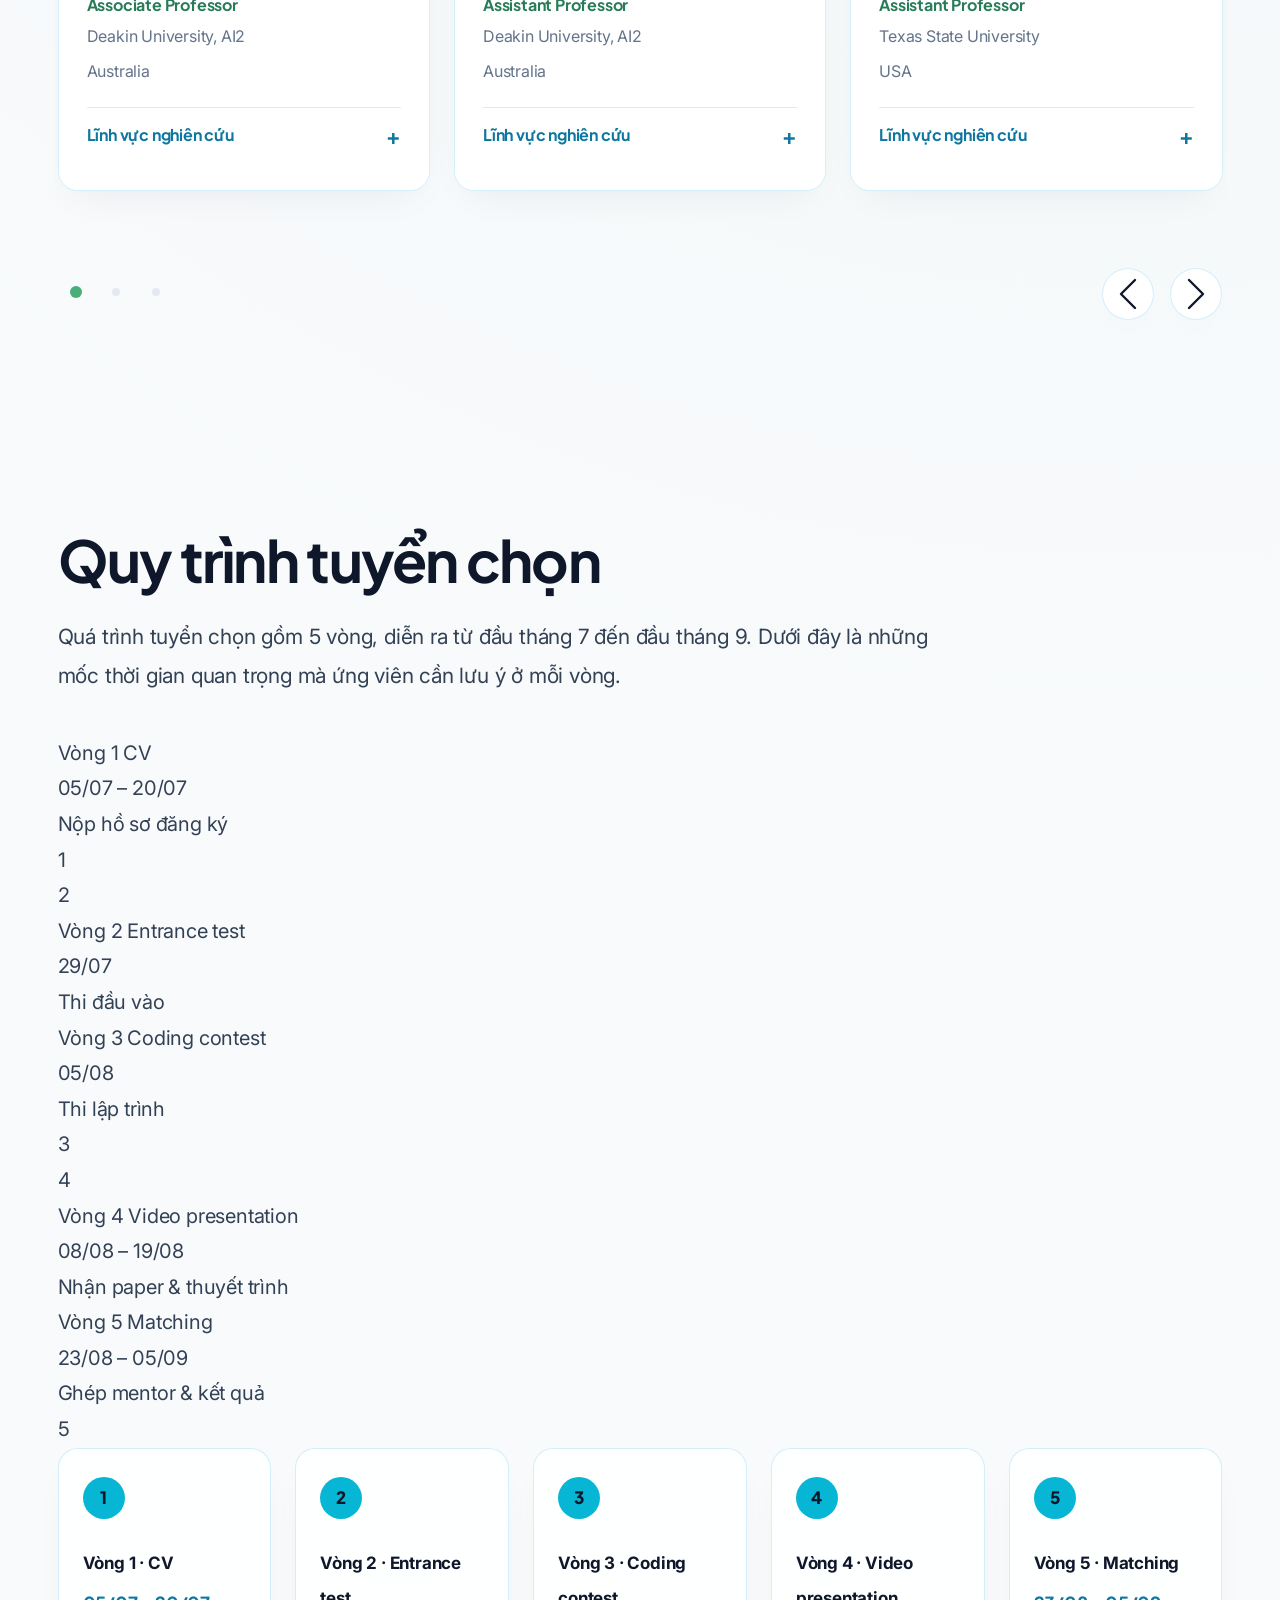
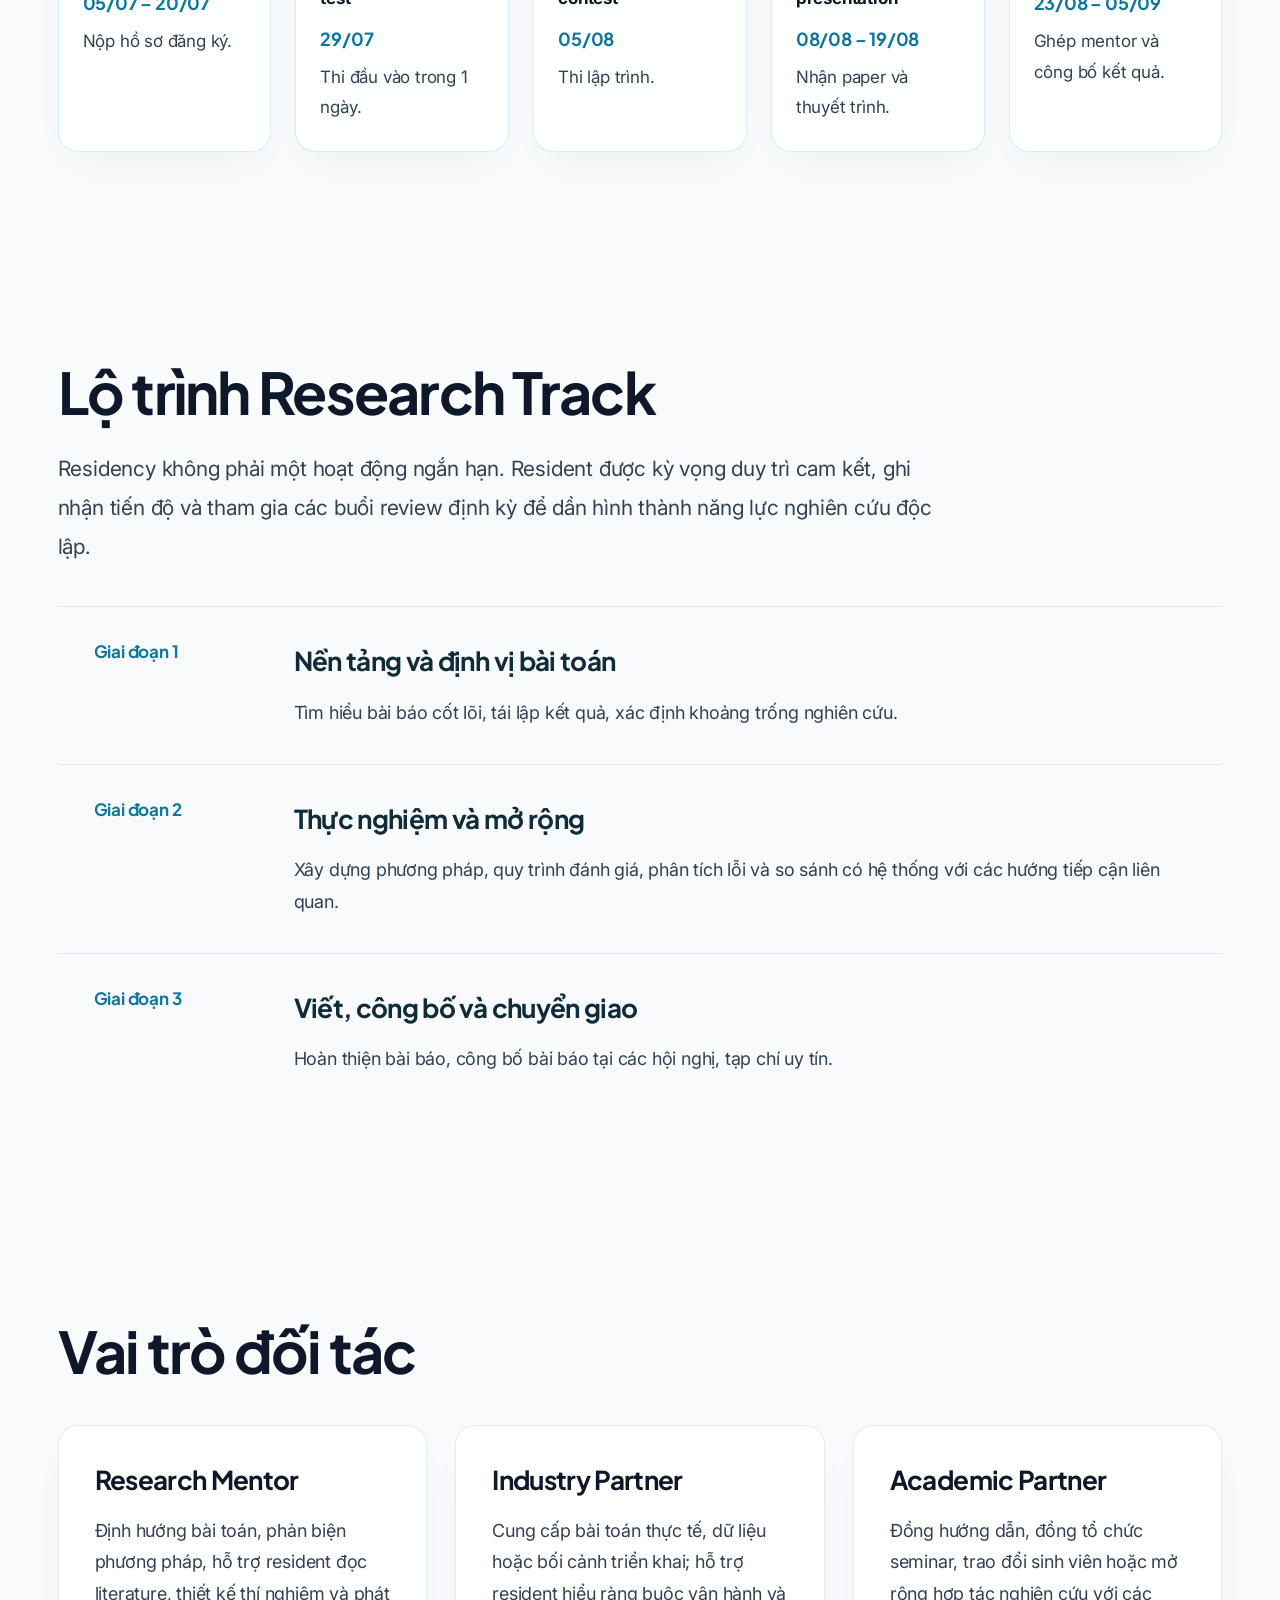
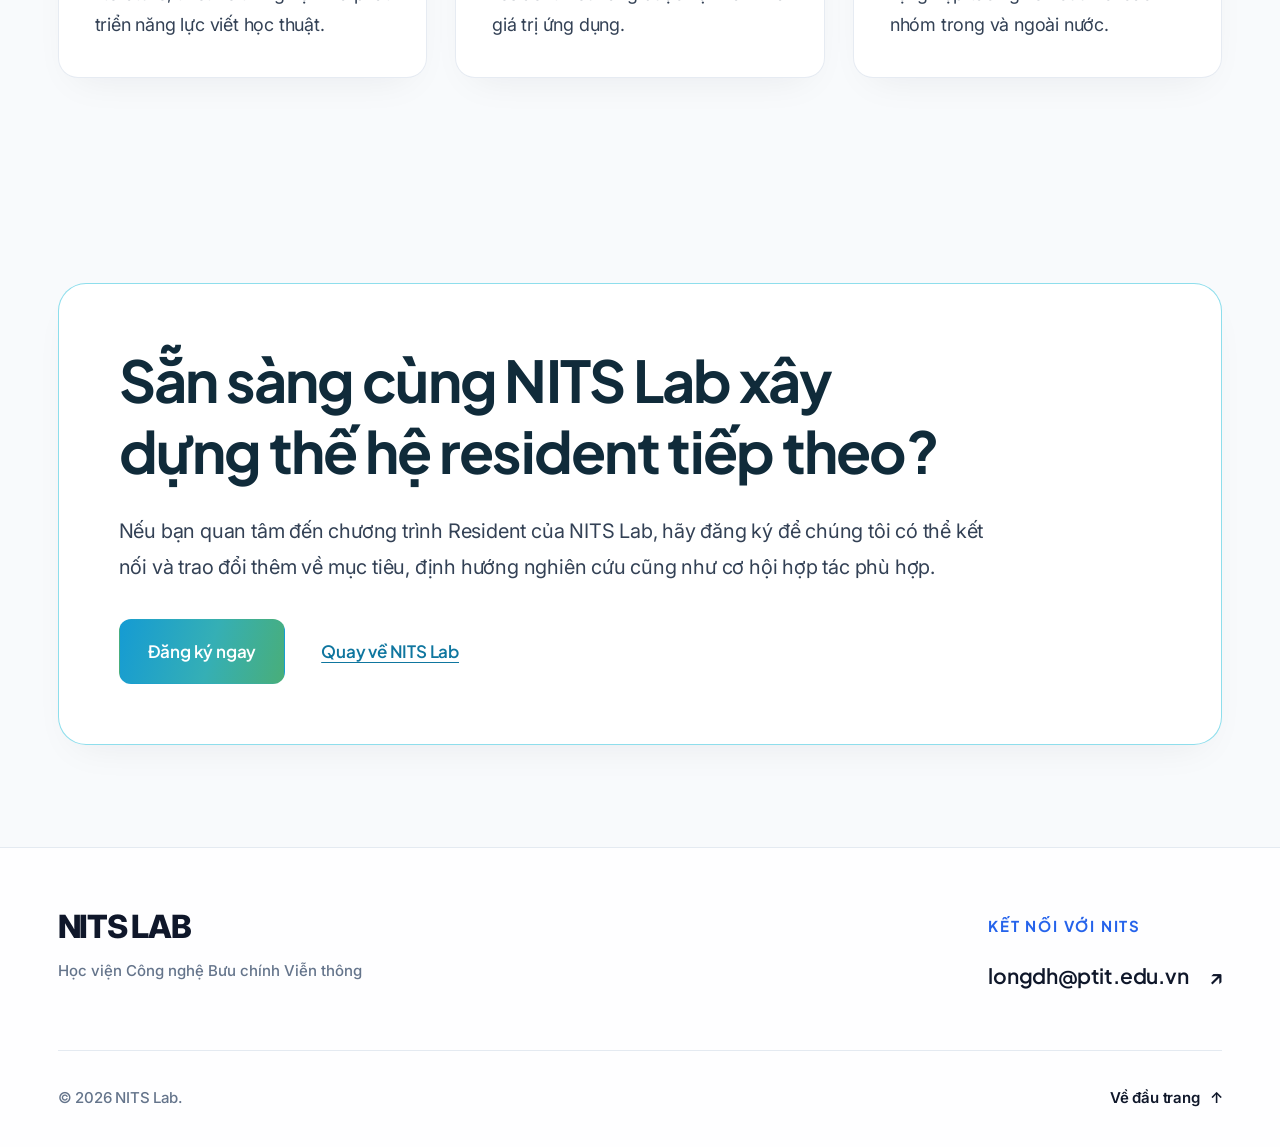
<file: resident-en.html>
<!DOCTYPE html>
<html lang="en">
  <head>
    <meta charset="utf-8" />
    <meta name="viewport" content="width=device-width, initial-scale=1" />
    <title>NITS Research Residency | NITS Lab</title>
    <link rel="icon" type="image/png" href="assest/image/logo.png" />
    <meta
      name="description"
      content="NITS Research Residency connects students, academic mentors, and partners to develop AI research capacity."
    />
    <link
      rel="stylesheet"
      href="https://cdn.jsdelivr.net/npm/swiper@11/swiper-bundle.min.css"
    />
    <link rel="preconnect" href="https://fonts.googleapis.com" />
    <link rel="preconnect" href="https://fonts.gstatic.com" crossorigin />
    <link href="https://fonts.googleapis.com/css2?family=Plus+Jakarta+Sans:wght@400;500;600;700;800&family=Inter:wght@400;500;600;700&display=swap" rel="stylesheet" />
    <link rel="stylesheet" href="assest/home.css" />
    <link rel="stylesheet" href="assest/glass.css" />
    <script>
      (function(){
        try {
          var saved = localStorage.getItem('nits-theme');
          var systemDark = window.matchMedia && window.matchMedia('(prefers-color-scheme: dark)').matches;
          var theme = saved || (systemDark ? 'dark' : 'light');
          document.documentElement.setAttribute('data-theme', theme);
        } catch(e) {}
      })();
    </script>
  </head>
  <body class="glass-site resident-site"><a class="skip-link" href="#main-content">Skip to content</a>
    <header class="site-header">
      <div class="container header-inner">
        <a class="brand" href="index-en.html#about" aria-label="NITS Lab home">
          <img class="brand-logo" src="assest/image/nits.png" alt="" width="509" height="601" />
          <div class="brand-text">
            <span class="abbr">NITS LAB</span>
            <span class="full">PTIT · Research Lab</span>
          </div>
        </a>

        <nav class="nav" id="main-nav" aria-label="Main navigation">
          <a href="index-en.html#about">About</a>
          <a href="index-en.html#research">Research</a>
          <a href="index-en.html#news">News</a>
          <a href="public-en.html">Publications</a>
          <a class="active" aria-current="page" href="resident-en.html">NITS Resident</a>
        </nav>

        <div class="header-controls">
          <button class="theme-toggle" id="theme-toggle" type="button" aria-label="Toggle light/dark theme" title="Toggle Theme">
            <span class="theme-icon theme-icon-sun" aria-hidden="true">
              <svg width="18" height="18" viewBox="0 0 24 24" fill="none" stroke="currentColor" stroke-width="2" stroke-linecap="round" stroke-linejoin="round"><circle cx="12" cy="12" r="5"></circle><line x1="12" y1="1" x2="12" y2="3"></line><line x1="12" y1="21" x2="12" y2="23"></line><line x1="4.22" y1="4.22" x2="5.64" y2="5.64"></line><line x1="18.36" y1="18.36" x2="19.78" y2="19.78"></line><line x1="1" y1="12" x2="3" y2="12"></line><line x1="21" y1="12" x2="23" y2="12"></line><line x1="4.22" y1="19.78" x2="5.64" y2="18.36"></line><line x1="18.36" y1="5.64" x2="19.78" y2="4.22"></line></svg>
            </span>
            <span class="theme-icon theme-icon-moon" aria-hidden="true">
              <svg width="18" height="18" viewBox="0 0 24 24" fill="none" stroke="currentColor" stroke-width="2" stroke-linecap="round" stroke-linejoin="round"><path d="M21 12.79A9 9 0 1 1 11.21 3 7 7 0 0 0 21 12.79z"></path></svg>
            </span>
          </button>

          <button class="lang-toggle" type="button" data-lang-switcher data-vi-href="resident.html" data-en-href="resident-en.html" aria-label="Switch to Vietnamese" title="Switch to Vietnamese">
            <span aria-hidden="true">◎</span>
            <span>EN</span>
          </button>
        </div>

        <button data-open-label="Open menu" data-close-label="Close menu" class="nav-toggle" type="button" aria-label="Open menu" aria-expanded="false" aria-controls="main-nav">
          <span></span>
          <span></span>
          <span></span>
        </button>
      </div>
    </header>
    <main id="main-content"><nav class="residency-nav" aria-label="Programme sections">
          <a href="#overview">Overview</a>
          <a href="#tracks">Track</a>
          <a href="#mentors">Mentor</a>
          <a href="#selection">Selection</a>
          <a href="#partners">Partners</a>
          <a href="#contact">Contact</a>
        </nav>
      <section class="hero">
        <div class="hero-inner">
          <div class="hero-content hero-entry">
            <span class="eyebrow">Research Residency Programme</span>
            <h1>Where Talent Grows into Research Excellence</h1>
            <p class="hero-copy">
              NITS Research Residency connects talented students with research
              mentors, industry partners, and academic groups to turn academic
              potential into rigorous research outputs with a clear roadmap and
              practical impact.
            </p>
            <div class="hero-actions">
              <a class="button" href="#selection">View selection process</a>
              <!-- <a class="button secondary" href="#partners">For partners</a> -->
            </div>
          </div>
          <aside class="hero-visual liquid-card" aria-label="Programme highlights">
            <div class="hero-visual-kicker">NITS Lab</div>
            <div class="hero-visual-title">Intensive Research Track</div>
            <div class="hero-visual-title">for AI students</div>
            <div class="hero-stats">
              <div class="stat">
                <strong>2 years</strong>
                <span>Intensive Research Track</span>
              </div>
              <div class="stat">
                <strong>5 rounds</strong>
                <span>Selection process with clear evaluation</span>
              </div>
              <div class="stat">
                <strong>3 sides</strong>
                <span>Residents, mentors, and partners working together</span>
              </div>
            </div>
          </aside>
        </div>
      </section>

      <section class="section" id="overview">
        <div class="section-head reveal">
          <h2>Why Research Residency?</h2>
          <p class="section-lead">
            The programme is designed as a bridge between undergraduate training,
            academic research, and practical industry needs. Residents work in an
            environment with mentors, goals, review rhythm, and clear output
            expectations.
          </p>
        </div>
        <div class="cards">
          <article class="card liquid-card reveal">
            <h3>Guided research</h3>
            <p>
              Students do not only complete assignments or short-term projects;
              they pursue a research problem with enough depth to become a
              technical report, benchmark, paper, or prototype.
            </p>
          </article>
          <article class="card liquid-card reveal">
            <h3>Close mentoring</h3>
            <p>
              Residents are supported by academic mentors, follow a regular
              review schedule, and receive feedback on paper reading, experiment
              design, academic writing, and result presentation.
            </p>
          </article>
          <article class="card liquid-card reveal">
            <h3>Partner connection</h3>
            <p>
              Industry or academic partners can contribute problems, data,
              domain expertise, deployment contexts, and further internship or
              research opportunities.
            </p>
          </article>
        </div>
      </section>
      <section class="section" id="tracks">
        <div class="section-head reveal">
          <h2>Research Track</h2>
          <p class="section-lead">
            The Residency focuses on the Research Track, an approximately
            two-year pathway for students who want to develop independent
            research capability, work with mentors, and pursue academically deep
            AI problems.
          </p>
        </div>
        <div class="tracks">
          <article class="track reveal">
            <div>
              <p>
                An approximately two-year pathway for residents who want to
                develop independent research capability in AI, machine learning,
                language models, vision-language reasoning, and domain
                generalization.
              </p>
            </div>
            <ul>
              <li>Read and analyze literature systematically</li>
              <li>Develop hypotheses, benchmarks, and experiments</li>
              <li>Write reports, papers, or research artifacts</li>
            </ul>
          </article>
        </div>
      </section>

      <section class="section" id="mentors">
        <div class="section-head reveal">
          <h2>Mentor Team</h2>
          <p class="section-lead">
            The mentors and experts accompanying residents come from
            international research institutes, universities, and industry labs,
            bringing deep academic perspectives and practical implementation
            experience.
          </p>
        </div>
        <div class="mentor-wrap">
          <div class="swiper mentor-swiper" id="mentor-swiper">
            <div class="swiper-wrapper" id="mentor-slides"><div class="swiper-slide"><article class="mentor-card">
                  <img class="mentor-photo mentor-photo--1" src="assest/image/mentor-1-truyen-tran.jpg" alt="Prof. Truyen Tran" loading="lazy" width="400" height="400" />
                  <div class="mentor-base"><h3 class="mentor-name">Prof. Truyen Tran</h3><p class="mentor-title">Associate Professor</p><p class="mentor-org">Deakin University, AI2</p><p class="mentor-country">Australia</p>
                  <details class="mentor-details"><summary>Research Areas <span aria-hidden="true">+</span></summary><p>Machine Learning, Probabilistic Deep Learning, Temporal &amp; Sequential Modelling, AI for Health</p></details></div>
                </article></div><div class="swiper-slide"><article class="mentor-card">
                  <img class="mentor-photo mentor-photo--2" src="assest/image/mentor-2-hung-le.jpg" alt="Asst. Prof. Hung Le" loading="lazy" width="400" height="400" />
                  <div class="mentor-base"><h3 class="mentor-name">Asst. Prof. Hung Le</h3><p class="mentor-title">Assistant Professor</p><p class="mentor-org">Deakin University, AI2</p><p class="mentor-country">Australia</p>
                  <details class="mentor-details"><summary>Research Areas <span aria-hidden="true">+</span></summary><p>Deep Learning, Natural Language Processing, Large Language Models, Reasoning Systems</p></details></div>
                </article></div><div class="swiper-slide"><article class="mentor-card">
                  <img class="mentor-photo mentor-photo--3" src="assest/image/mentor-3-thai-pham.jpg" alt="Asst. Prof. Thai Hoang Pham" loading="lazy" width="400" height="400" />
                  <div class="mentor-base"><h3 class="mentor-name">Asst. Prof. Thai Hoang Pham</h3><p class="mentor-title">Assistant Professor</p><p class="mentor-org">Texas State University</p><p class="mentor-country">USA</p>
                  <details class="mentor-details"><summary>Research Areas <span aria-hidden="true">+</span></summary><p>Natural Language Processing, Information Extraction, Question Answering, Clinical NLP</p></details></div>
                </article></div><div class="swiper-slide"><article class="mentor-card">
                  <img class="mentor-photo mentor-photo--4" src="assest/image/mentor-4-hoang-nghia.jpg" alt="Asst. Prof. Hoang Trong Nghia" loading="lazy" width="400" height="400" />
                  <div class="mentor-base"><h3 class="mentor-name">Asst. Prof. Hoang Trong Nghia</h3><p class="mentor-title">Assistant Professor</p><p class="mentor-org">Washington State University</p><p class="mentor-country">USA</p>
                  <details class="mentor-details"><summary>Research Areas <span aria-hidden="true">+</span></summary><p>Network Security, AI for Cybersecurity, Adversarial Machine Learning, Privacy-Preserving ML</p></details></div>
                </article></div><div class="swiper-slide"><article class="mentor-card">
                  <img class="mentor-photo mentor-photo--5" src="assest/image/mentor-5-viet-lai.jpg" alt="Dr. Viet Lai" loading="lazy" width="400" height="400" />
                  <div class="mentor-base"><h3 class="mentor-name">Dr. Viet Lai</h3><p class="mentor-title">Senior Research Scientist</p><p class="mentor-org">Adobe Research</p><p class="mentor-country">USA</p>
                  <details class="mentor-details"><summary>Research Areas <span aria-hidden="true">+</span></summary><p>Natural Language Processing, Multimodal AI, Vision-Language Models, Document Understanding</p></details></div>
                </article></div></div>
          </div>
          <!-- Side overlay navigation -->
          <button class="mentor-side mentor-prev" type="button" aria-label="Previous mentor">
            <svg width="20" height="32" viewBox="0 0 20 32" fill="none" xmlns="http://www.w3.org/2000/svg" aria-hidden="true">
              <path d="M17 2L3 16L17 30" stroke="currentColor" stroke-width="2.4" stroke-linecap="round" stroke-linejoin="round"/>
            </svg>
          </button>
          <button class="mentor-side mentor-next" type="button" aria-label="Next mentor">
            <svg width="20" height="32" viewBox="0 0 20 32" fill="none" xmlns="http://www.w3.org/2000/svg" aria-hidden="true">
              <path d="M3 2L17 16L3 30" stroke="currentColor" stroke-width="2.4" stroke-linecap="round" stroke-linejoin="round"/>
            </svg>
          </button>
          <div class="mentor-pagination" aria-label="Mentor position"></div>
        </div>
      </section>

      <section class="section" id="selection">
        <div class="section-head reveal">
          <h2>Selection Process</h2>
          <p class="section-lead">
            The selection process includes 5 rounds, running from early July to
            early September. Below are the key milestones applicants should note
            for each round.
          </p>
        </div>
        <div class="timeline-h">
          <!-- Horizontal axis line -->
          <div class="timeline-axis"></div>
          
          <!-- Timeline items in horizontal layout -->
          <div class="timeline-items">
            <!-- Item 1 (above) -->
            <div class="timeline-item timeline-item--above r1">
              <div class="timeline-content">
                <div class="timeline-heading">
                  <span class="timeline-number">Round 1</span>
                  <span class="timeline-title">CV</span>
                </div>
                <div class="timeline-date">05/07 - 20/07</div>
                <div class="timeline-desc">Application submission</div>
              </div>
              <div class="timeline-node">
                <div class="timeline-node-core">1</div>
              </div>
            </div>

            <!-- Item 2 (below) -->
            <div class="timeline-item timeline-item--below r2">
              <div class="timeline-node">
                <div class="timeline-node-core">2</div>
              </div>
              <div class="timeline-content">
                <div class="timeline-heading">
                  <span class="timeline-number">Round 2</span>
                  <span class="timeline-title">Entrance test</span>
                </div>
                <div class="timeline-date">29/07</div>
                <div class="timeline-desc">Entrance test</div>
              </div>
            </div>

            <!-- Item 3 (above) -->
            <div class="timeline-item timeline-item--above r3">
              <div class="timeline-content">
                <div class="timeline-heading">
                  <span class="timeline-number">Round 3</span>
                  <span class="timeline-title">Coding contest</span>
                </div>
                <div class="timeline-date">05/08</div>
                <div class="timeline-desc">Programming contest</div>
              </div>
              <div class="timeline-node">
                <div class="timeline-node-core">3</div>
              </div>
            </div>

            <!-- Item 4 (below) -->
            <div class="timeline-item timeline-item--below r4">
              <div class="timeline-node">
                <div class="timeline-node-core">4</div>
              </div>
              <div class="timeline-content">
                <div class="timeline-heading">
                  <span class="timeline-number">Round 4</span>
                  <span class="timeline-title">Video presentation</span>
                </div>
                <div class="timeline-date">08/08 - 19/08</div>
                <div class="timeline-desc">Paper assignment &amp; presentation</div>
              </div>
            </div>

            <!-- Item 5 (above) -->
            <div class="timeline-item timeline-item--above r5">
              <div class="timeline-content">
                <div class="timeline-heading">
                  <span class="timeline-number">Round 5</span>
                  <span class="timeline-title">Matching</span>
                </div>
                <div class="timeline-date">23/08 - 05/09</div>
                <div class="timeline-desc">Mentor matching &amp; results</div>
              </div>
              <div class="timeline-node">
                <div class="timeline-node-core">5</div>
              </div>
            </div>
          </div>
        </div>

        <div class="timeline-v">
          <div class="tl-item r1">
            <span class="tl-node">1</span>
            <div class="tl-content">
              <span class="tl-eyebrow">Round 1 - CV</span>
              <div class="tl-date">05/07 - 20/07</div>
              <p class="tl-desc">
                Submit the application dossier.
              </p>
            </div>
          </div>

          <div class="tl-item r2">
            <span class="tl-node">2</span>
            <div class="tl-content">
              <span class="tl-eyebrow">Round 2 - Entrance test</span>
              <div class="tl-date">29/07</div>
              <p class="tl-desc">
                Complete the entrance test in one day.
              </p>
            </div>
          </div>

          <div class="tl-item r3">
            <span class="tl-node">3</span>
            <div class="tl-content">
              <span class="tl-eyebrow">Round 3 - Coding contest</span>
              <div class="tl-date">05/08</div>
              <p class="tl-desc">
                Join the programming contest.
              </p>
            </div>
          </div>

          <div class="tl-item r4">
            <span class="tl-node">4</span>
            <div class="tl-content">
              <span class="tl-eyebrow">Round 4 - Video presentation</span>
              <div class="tl-date">08/08 - 19/08</div>
              <p class="tl-desc">
                Receive a paper and deliver the presentation.
              </p>
            </div>
          </div>

          <div class="tl-item r5">
            <span class="tl-node">5</span>
            <div class="tl-content">
              <span class="tl-eyebrow">Round 5 - Matching</span>
              <div class="tl-date">23/08 - 05/09</div>
              <p class="tl-desc">
                Match with mentors and announce results.
              </p>
            </div>
          </div>
        </div>
      </section>

      <section class="section">
        <div class="section-head reveal">
          <h2>Research Track Roadmap</h2>
          <p class="section-lead">
            Residency is not a short-term activity. Residents are expected to
            maintain commitment, track progress, and join regular review
            sessions to gradually build independent research capability.
          </p>
        </div>
        <div class="timeline-wrap">
          <article class="timeline reveal">
            <div class="time">Stage 1</div>
            <div>
              <h3>Foundations and problem positioning</h3>
              <p>
                Study core papers, reproduce results, and identify research gaps.
              </p>
            </div>
          </article>
          <article class="timeline reveal">
            <div class="time">Stage 2</div>
            <div>
              <h3>Experimentation and extension</h3>
              <p>
                Develop methods and evaluation protocols, analyze errors, and
                compare systematically with related approaches.
              </p>
            </div>
          </article>
          <article class="timeline reveal">
            <div class="time">Stage 3</div>
            <div>
              <h3>Writing, publication, and transfer</h3>
              <p>
                Complete the paper and publish it at reputable conferences or
                journals.
              </p>
            </div>
          </article>
        </div>
      </section>

      <section class="section" id="partners">
        <div class="section-head reveal">
          <h2>Partner Roles</h2>
          <!-- <p class="section-lead">
            Programme materials emphasize coordination among research mentors,
            industry partners, and research or academic institution partners.
            Each side contributes to a substantive development environment.
          </p> -->
        </div>
        <div class="roles">
          <article class="role liquid-card reveal">
            <h3>Research Mentor</h3>
            <p>
              Guide problem formulation, critique methods, and support residents
              in reading literature, designing experiments, and developing
              academic writing capability.
            </p>
          </article>
          <article class="role liquid-card reveal">
            <h3>Industry Partner</h3>
            <p>
              Provide real-world problems, data, or deployment contexts, and
              help residents understand operational constraints and application
              value.
            </p>
          </article>
          <article class="role liquid-card reveal">
            <h3>Academic Partner</h3>
            <p>
              Co-mentor residents, co-organize seminars, support student
              exchange, or expand research collaboration with domestic and
              international groups.
            </p>
          </article>
        </div>
      </section>

      <section class="cta" id="contact">
        <div class="section">
          <div class="cta-box liquid-card reveal">
            <div>
              <h2>Ready to build the next generation of residents with NITS Lab?</h2>
              <p>
                If you are interested in the NITS Lab Resident programme, please
                register so we can connect and discuss goals, research
                directions, and suitable collaboration opportunities.
              </p>
              <div class="cta-actions">
                <a class="button primary" href="https://forms.gle/vpS899f8AaLWR6Es6" data-form-link="">Register now</a>
                <a class="cta-link" href="index-en.html">Back to NITS Lab</a>
              </div>
            </div>
          </div>
        </div>
      </section>
    <footer class="site-footer"><div class="container"><div class="footer-main"><a class="footer-wordmark" href="index-en.html#about">NITS LAB<span>Posts and Telecommunications Institute of Technology</span></a><div class="footer-contact"><span class="eyebrow">Get in touch</span><a href="mailto:longdh@ptit.edu.vn">longdh@ptit.edu.vn <span aria-hidden="true">↗</span></a></div></div><div class="footer-bottom"><p>
        &copy; 2026 NITS Lab. 
      </p><a href="#main-content">Back to top <span aria-hidden="true">↑</span></a></div></div></footer>
    <script src="https://cdn.jsdelivr.net/npm/swiper@11/swiper-bundle.min.js" defer></script>
    <script src="assest/resident.js" defer></script>
    <script src="assest/home.js" defer></script>
    <script src="assest/glass.js" defer></script>
    <script src="assest/lang-switcher.js" defer></script>
  </body>
</html>
</file>
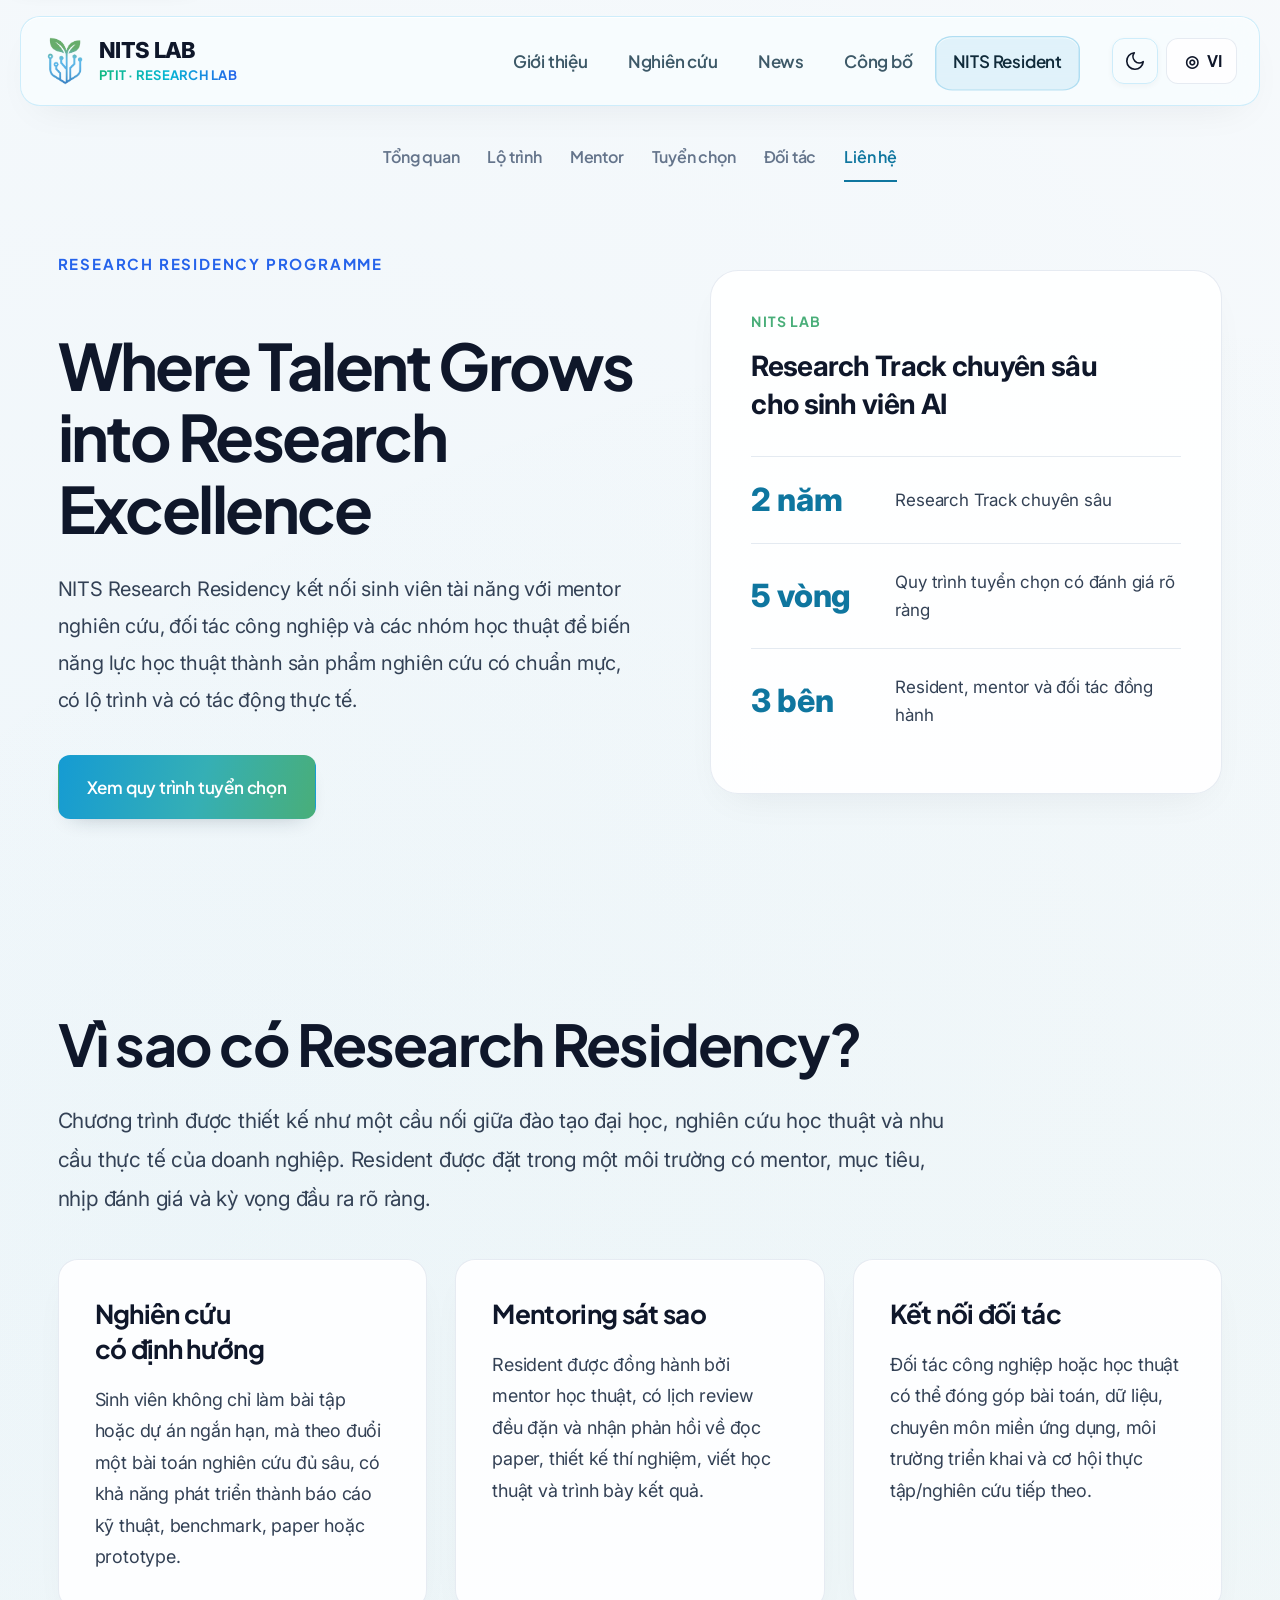
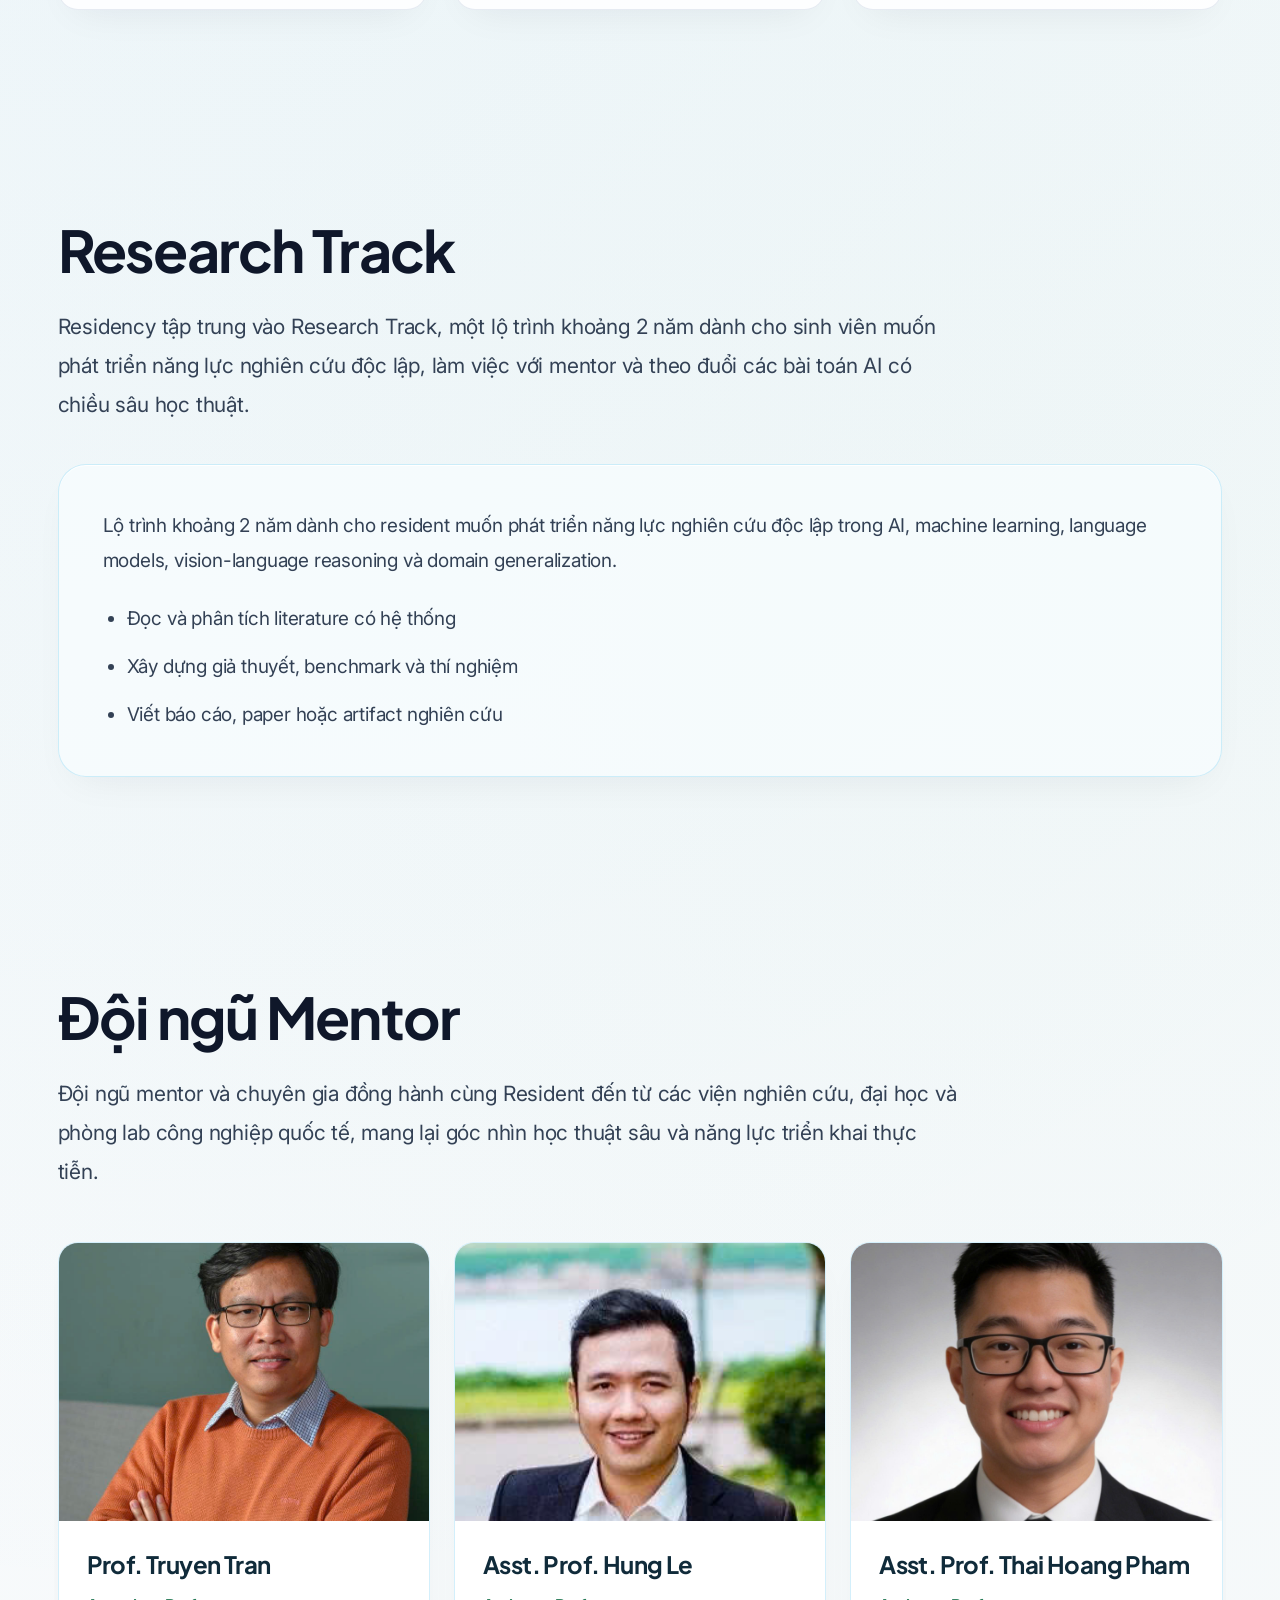
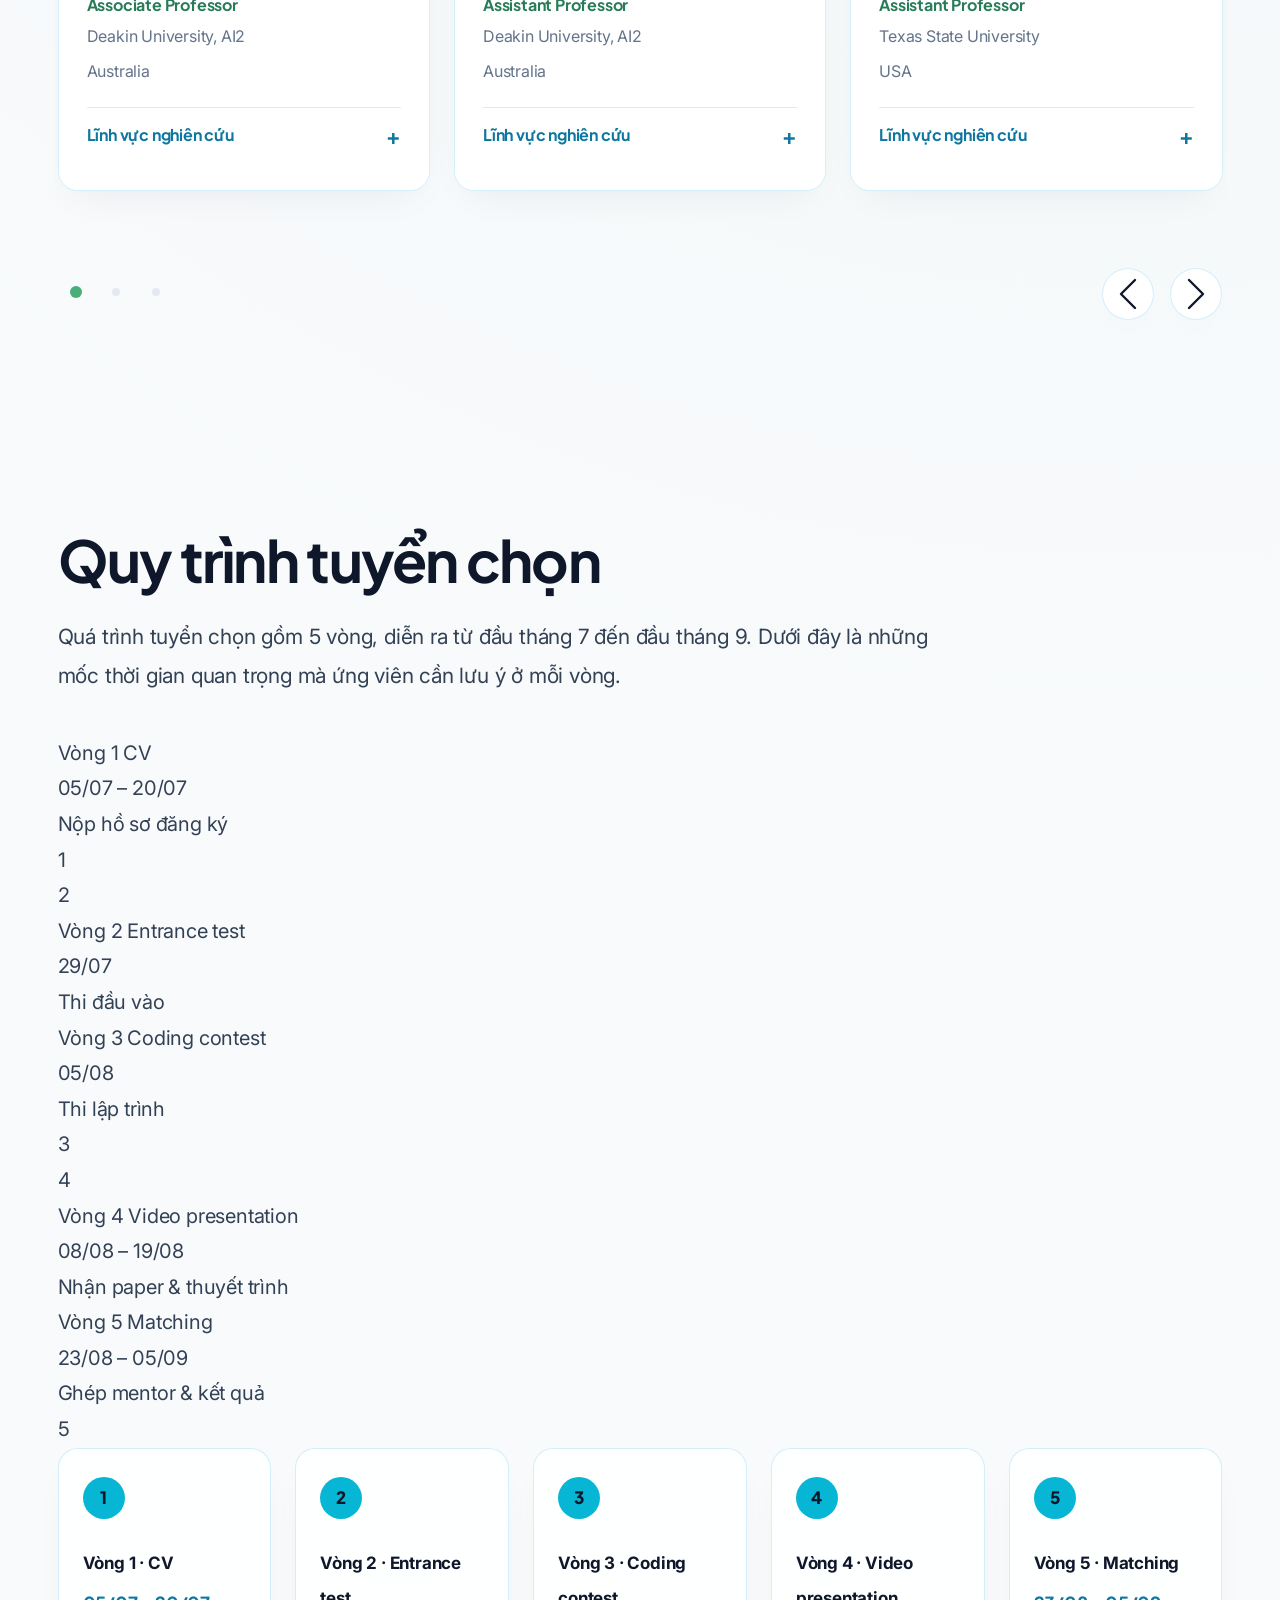
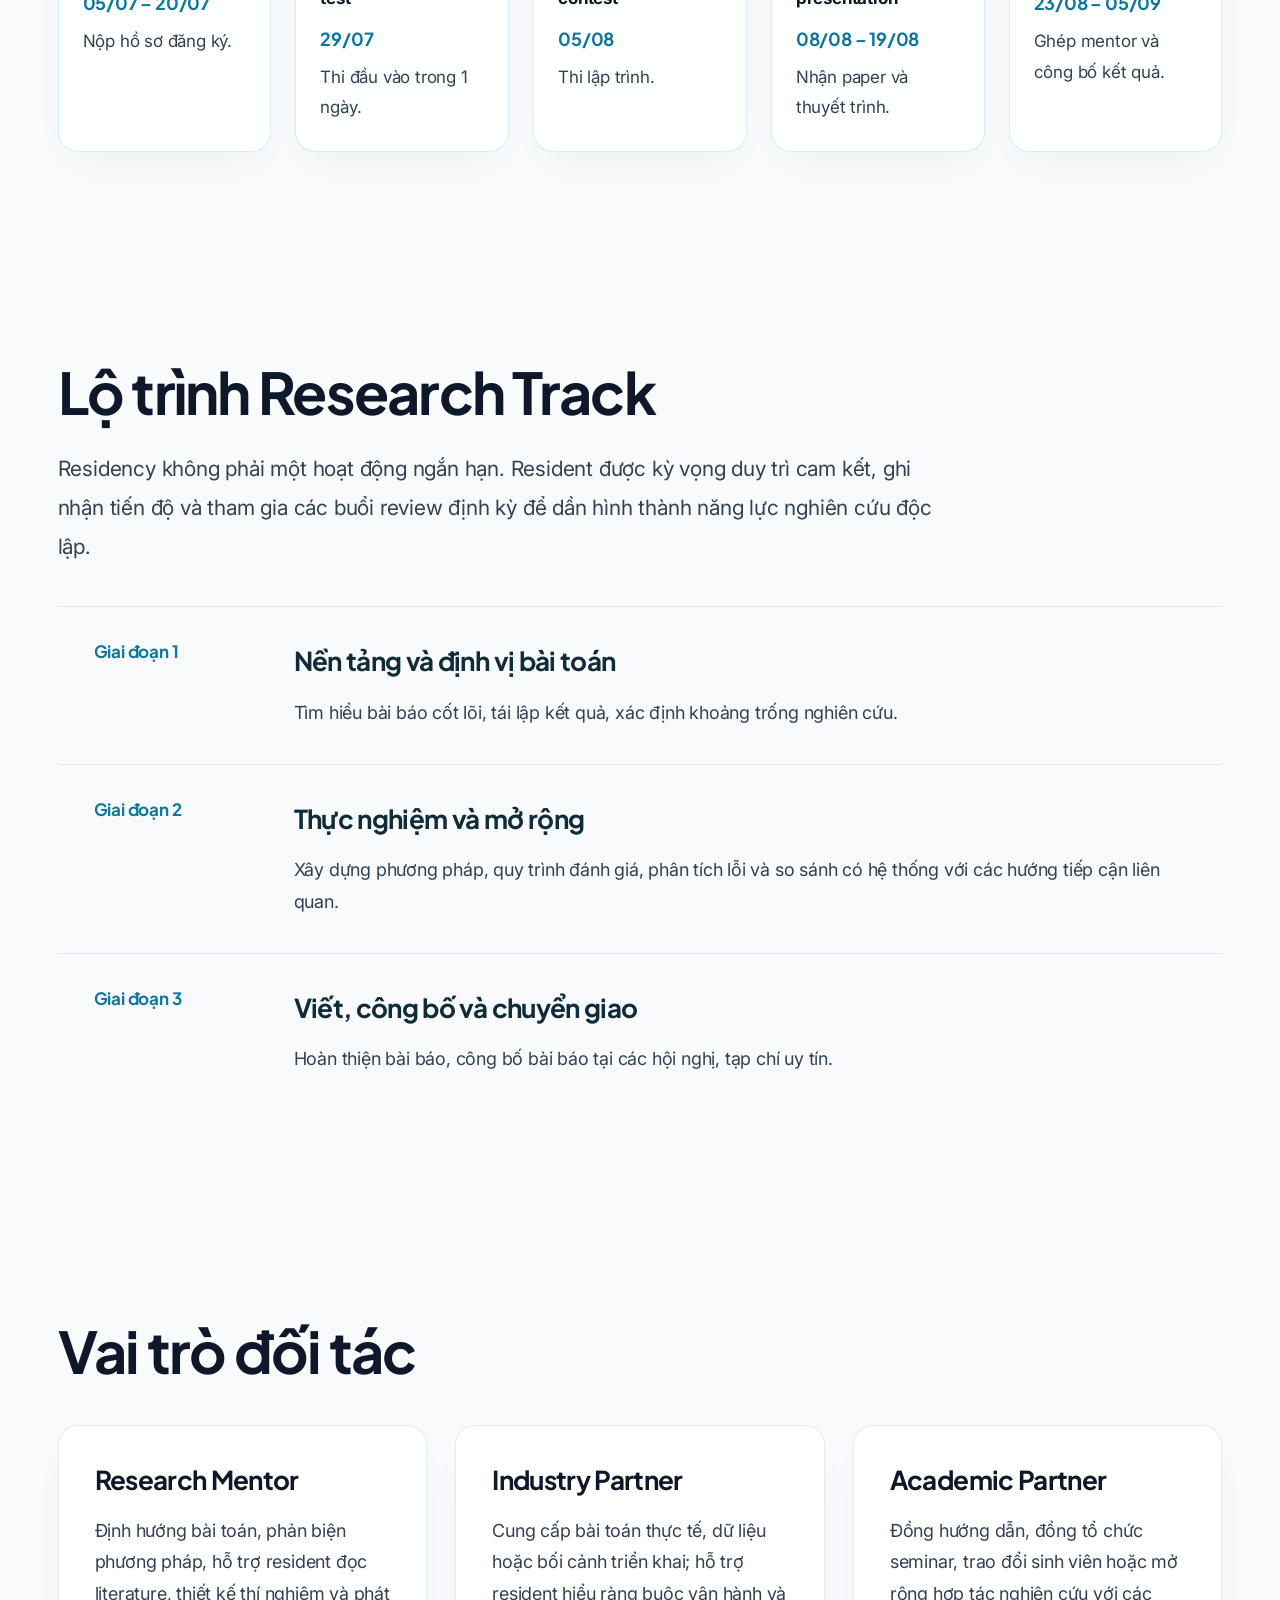
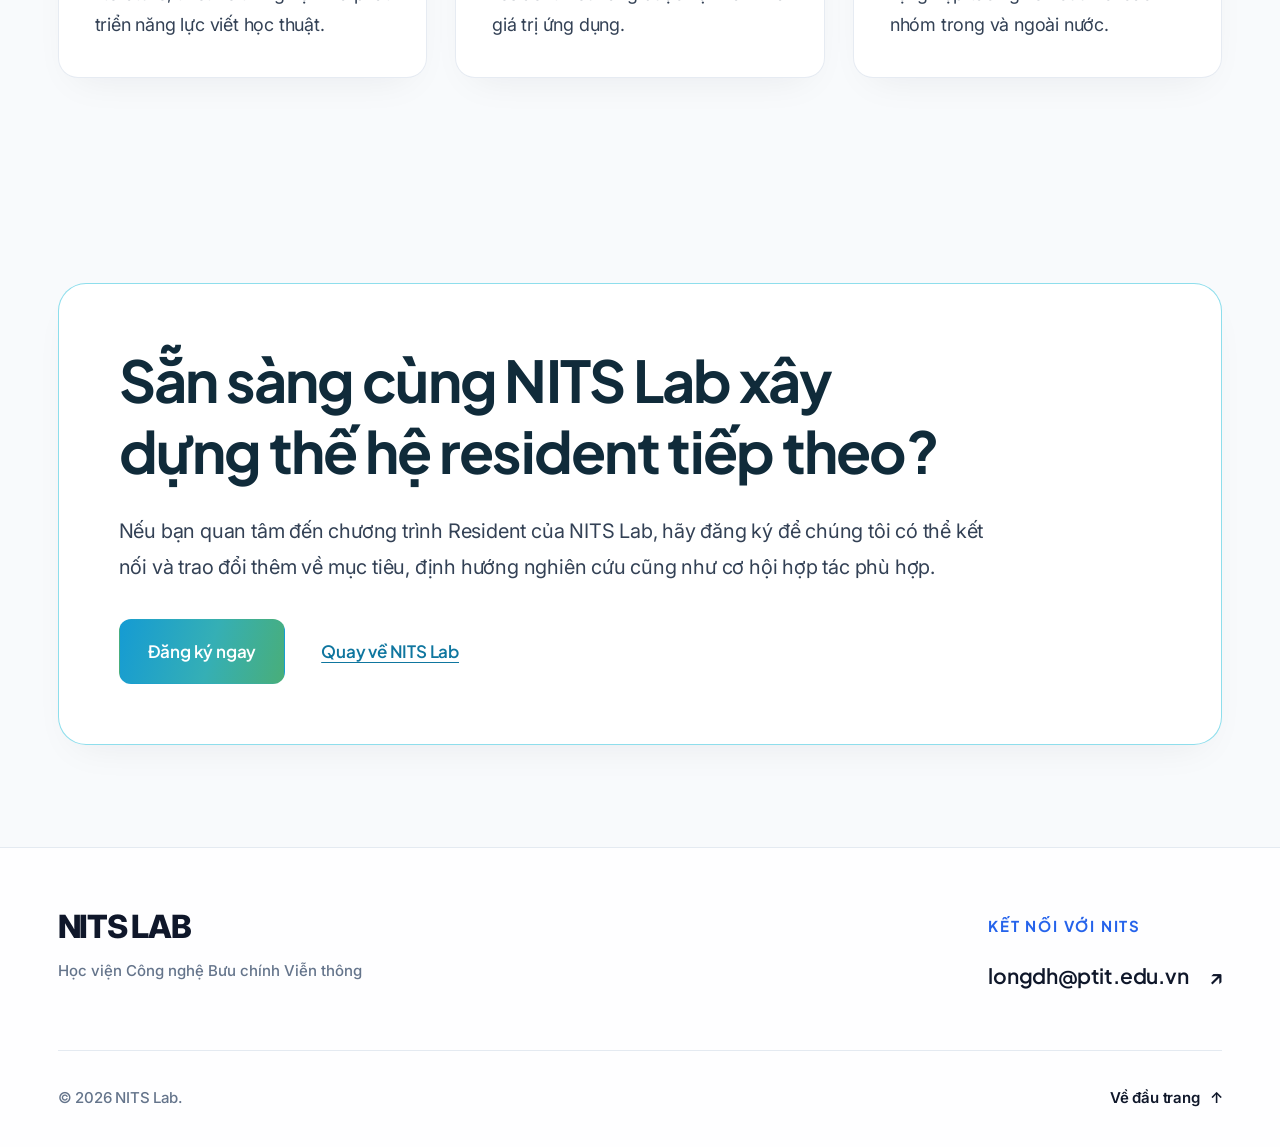
<file: resident.html>
<!DOCTYPE html>
<html lang="vi">
  <head>
    <meta charset="utf-8" />
    <meta name="viewport" content="width=device-width, initial-scale=1" />
    <title>NITS Research Residency | NITS Lab</title>
    <link rel="icon" type="image/png" href="assest/image/logo.png" />
    <meta
      name="description"
      content="Chương trình NITS Research Residency kết nối sinh viên, mentor học thuật và đối tác để phát triển năng lực nghiên cứu AI."
    />
    <link
      rel="stylesheet"
      href="https://cdn.jsdelivr.net/npm/swiper@11/swiper-bundle.min.css"
    />
    <link rel="preconnect" href="https://fonts.googleapis.com" />
    <link rel="preconnect" href="https://fonts.gstatic.com" crossorigin />
    <link href="https://fonts.googleapis.com/css2?family=Plus+Jakarta+Sans:wght@400;500;600;700;800&family=Inter:wght@400;500;600;700&display=swap" rel="stylesheet" />
    <link rel="stylesheet" href="assest/home.css" />
    <link rel="stylesheet" href="assest/glass.css" />
    <script>
      (function(){
        try {
          var saved = localStorage.getItem('nits-theme');
          var systemDark = window.matchMedia && window.matchMedia('(prefers-color-scheme: dark)').matches;
          var theme = saved || (systemDark ? 'dark' : 'light');
          document.documentElement.setAttribute('data-theme', theme);
        } catch(e) {}
      })();
    </script>
  </head>
  <body class="glass-site resident-site"><a class="skip-link" href="#main-content">Đến nội dung chính</a>
    <header class="site-header">
      <div class="container header-inner">
        <a class="brand" href="index.html#about" aria-label="NITS Lab home">
          <img class="brand-logo" src="assest/image/nits.png" alt="" width="509" height="601" />
          <div class="brand-text">
            <span class="abbr">NITS LAB</span>
            <span class="full">PTIT · Research Lab</span>
          </div>
        </a>

        <nav class="nav" id="main-nav" aria-label="Điều hướng chính">
          <a href="index.html#about">Giới thiệu</a>
          <a href="index.html#research">Nghiên cứu</a>
          <a href="index.html#news">News</a>
          <a href="public.html">Công bố</a>
          <a class="active" aria-current="page" href="resident.html">NITS Resident</a>
        </nav>

        <div class="header-controls">
          <button class="theme-toggle" id="theme-toggle" type="button" aria-label="Chuyển chế độ sáng/tối" title="Chuyển chế độ sáng/tối">
            <span class="theme-icon theme-icon-sun" aria-hidden="true">
              <svg width="18" height="18" viewBox="0 0 24 24" fill="none" stroke="currentColor" stroke-width="2" stroke-linecap="round" stroke-linejoin="round"><circle cx="12" cy="12" r="5"></circle><line x1="12" y1="1" x2="12" y2="3"></line><line x1="12" y1="21" x2="12" y2="23"></line><line x1="4.22" y1="4.22" x2="5.64" y2="5.64"></line><line x1="18.36" y1="18.36" x2="19.78" y2="19.78"></line><line x1="1" y1="12" x2="3" y2="12"></line><line x1="21" y1="12" x2="23" y2="12"></line><line x1="4.22" y1="19.78" x2="5.64" y2="18.36"></line><line x1="18.36" y1="5.64" x2="19.78" y2="4.22"></line></svg>
            </span>
            <span class="theme-icon theme-icon-moon" aria-hidden="true">
              <svg width="18" height="18" viewBox="0 0 24 24" fill="none" stroke="currentColor" stroke-width="2" stroke-linecap="round" stroke-linejoin="round"><path d="M21 12.79A9 9 0 1 1 11.21 3 7 7 0 0 0 21 12.79z"></path></svg>
            </span>
          </button>

          <button class="lang-toggle" type="button" data-lang-switcher data-vi-href="resident.html" data-en-href="resident-en.html" aria-label="Switch to English" title="Switch to English">
            <span aria-hidden="true">◎</span>
            <span>VI</span>
          </button>
        </div>

        <button data-open-label="Mở menu" data-close-label="Đóng menu" class="nav-toggle" type="button" aria-label="Mở menu" aria-expanded="false" aria-controls="main-nav">
          <span></span>
          <span></span>
          <span></span>
        </button>
      </div>
    </header>
    <main id="main-content"><nav class="residency-nav" aria-label="Các mục chương trình">
          <a href="#overview">Tổng quan</a>
          <a href="#tracks">Lộ trình</a>
          <a href="#mentors">Mentor</a>
          <a href="#selection">Tuyển chọn</a>
          <a href="#partners">Đối tác</a>
          <a href="#contact">Liên hệ</a>
        </nav>
      <section class="hero">
        <div class="hero-inner">
          <div class="hero-content hero-entry">
            <span class="eyebrow">Research Residency Programme</span>
            <h1>Where Talent Grows into Research Excellence</h1>
            <p class="hero-copy">
              NITS Research Residency kết nối sinh viên tài năng với mentor nghiên
              cứu, đối tác công nghiệp và các nhóm học thuật để biến năng lực học
              thuật thành sản phẩm nghiên cứu có chuẩn mực, có lộ trình và có tác
              động thực tế.
            </p>
            <div class="hero-actions">
              <a class="button" href="#selection">Xem quy trình tuyển chọn</a>
              <!-- <a class="button secondary" href="#partners">Dành cho đối tác</a> -->
            </div>
          </div>
          <aside class="hero-visual liquid-card" aria-label="Điểm nổi bật của chương trình">
            <div class="hero-visual-kicker">NITS Lab</div>
            <div class="hero-visual-title">Research Track chuyên sâu</div>
            <div class="hero-visual-title">cho sinh viên AI</div>
            <div class="hero-stats">
              <div class="stat">
                <strong>2 năm</strong>
                <span>Research Track chuyên sâu</span>
              </div>
              <div class="stat">
                <strong>5 vòng</strong>
                <span>Quy trình tuyển chọn có đánh giá rõ ràng</span>
              </div>
              <div class="stat">
                <strong>3 bên</strong>
                <span>Resident, mentor và đối tác đồng hành</span>
              </div>
            </div>
          </aside>
        </div>
      </section>

      <section class="section" id="overview">
        <div class="section-head reveal">
          <h2>Vì sao có Research Residency?</h2>
          <p class="section-lead">
            Chương trình được thiết kế như một cầu nối giữa đào tạo đại học,
            nghiên cứu học thuật và nhu cầu thực tế của doanh nghiệp. Resident
            được đặt trong một môi trường có mentor, mục tiêu, nhịp đánh giá và
            kỳ vọng đầu ra rõ ràng.
          </p>
        </div>
        <div class="cards">
          <article class="card liquid-card reveal">
            <h3>Nghiên cứu có định hướng</h3>
            <p>
              Sinh viên không chỉ làm bài tập hoặc dự án ngắn hạn, mà theo đuổi
              một bài toán nghiên cứu đủ sâu, có khả năng phát triển thành báo
              cáo kỹ thuật, benchmark, paper hoặc prototype.
            </p>
          </article>
          <article class="card liquid-card reveal">
            <h3>Mentoring sát sao</h3>
            <p>
              Resident được đồng hành bởi mentor học thuật, có lịch review đều
              đặn và nhận phản hồi về đọc paper, thiết kế thí nghiệm, viết học
              thuật và trình bày kết quả.
            </p>
          </article>
          <article class="card liquid-card reveal">
            <h3>Kết nối đối tác</h3>
            <p>
              Đối tác công nghiệp hoặc học thuật có thể đóng góp bài toán, dữ
              liệu, chuyên môn miền ứng dụng, môi trường triển khai và cơ hội
              thực tập/nghiên cứu tiếp theo.
            </p>
          </article>
        </div>
      </section>
      <section class="section" id="tracks">
        <div class="section-head reveal">
          <h2>Research Track</h2>
          <p class="section-lead">
            Residency tập trung vào Research Track, một lộ trình khoảng 2 năm
            dành cho sinh viên muốn phát triển năng lực nghiên cứu độc lập, làm
            việc với mentor và theo đuổi các bài toán AI có chiều sâu học thuật.
          </p>
        </div>
        <div class="tracks">
          <article class="track reveal">
            <div>
              <p>
                Lộ trình khoảng 2 năm dành cho resident muốn phát triển năng lực
                nghiên cứu độc lập trong AI, machine learning, language models,
                vision-language reasoning và domain generalization.
              </p>
            </div>
            <ul>
              <li>Đọc và phân tích literature có hệ thống</li>
              <li>Xây dựng giả thuyết, benchmark và thí nghiệm</li>
              <li>Viết báo cáo, paper hoặc artifact nghiên cứu</li>
            </ul>
          </article>
        </div>
      </section>

      <section class="section" id="mentors">
        <div class="section-head reveal">
          <h2>Đội ngũ Mentor</h2>
          <p class="section-lead">
            Đội ngũ mentor và chuyên gia đồng hành cùng Resident đến từ các
            viện nghiên cứu, đại học và phòng lab công nghiệp quốc tế, mang lại
            góc nhìn học thuật sâu và năng lực triển khai thực tiễn.
          </p>
        </div>
        <div class="mentor-wrap">
          <div class="swiper mentor-swiper" id="mentor-swiper">
            <div class="swiper-wrapper" id="mentor-slides"><div class="swiper-slide"><article class="mentor-card">
                  <img class="mentor-photo mentor-photo--1" src="assest/image/mentor-1-truyen-tran.jpg" alt="Prof. Truyen Tran" loading="lazy" width="400" height="400" />
                  <div class="mentor-base"><h3 class="mentor-name">Prof. Truyen Tran</h3><p class="mentor-title">Associate Professor</p><p class="mentor-org">Deakin University, AI2</p><p class="mentor-country">Australia</p>
                  <details class="mentor-details"><summary>Lĩnh vực nghiên cứu <span aria-hidden="true">+</span></summary><p>Machine Learning, Probabilistic Deep Learning, Temporal &amp; Sequential Modelling, AI for Health</p></details></div>
                </article></div><div class="swiper-slide"><article class="mentor-card">
                  <img class="mentor-photo mentor-photo--2" src="assest/image/mentor-2-hung-le.jpg" alt="Asst. Prof. Hung Le" loading="lazy" width="400" height="400" />
                  <div class="mentor-base"><h3 class="mentor-name">Asst. Prof. Hung Le</h3><p class="mentor-title">Assistant Professor</p><p class="mentor-org">Deakin University, AI2</p><p class="mentor-country">Australia</p>
                  <details class="mentor-details"><summary>Lĩnh vực nghiên cứu <span aria-hidden="true">+</span></summary><p>Deep Learning, Natural Language Processing, Large Language Models, Reasoning Systems</p></details></div>
                </article></div><div class="swiper-slide"><article class="mentor-card">
                  <img class="mentor-photo mentor-photo--3" src="assest/image/mentor-3-thai-pham.jpg" alt="Asst. Prof. Thai Hoang Pham" loading="lazy" width="400" height="400" />
                  <div class="mentor-base"><h3 class="mentor-name">Asst. Prof. Thai Hoang Pham</h3><p class="mentor-title">Assistant Professor</p><p class="mentor-org">Texas State University</p><p class="mentor-country">USA</p>
                  <details class="mentor-details"><summary>Lĩnh vực nghiên cứu <span aria-hidden="true">+</span></summary><p>Natural Language Processing, Information Extraction, Question Answering, Clinical NLP</p></details></div>
                </article></div><div class="swiper-slide"><article class="mentor-card">
                  <img class="mentor-photo mentor-photo--4" src="assest/image/mentor-4-hoang-nghia.jpg" alt="Asst. Prof. Hoang Trong Nghia" loading="lazy" width="400" height="400" />
                  <div class="mentor-base"><h3 class="mentor-name">Asst. Prof. Hoang Trong Nghia</h3><p class="mentor-title">Assistant Professor</p><p class="mentor-org">Washington State University</p><p class="mentor-country">USA</p>
                  <details class="mentor-details"><summary>Lĩnh vực nghiên cứu <span aria-hidden="true">+</span></summary><p>Network Security, AI for Cybersecurity, Adversarial Machine Learning, Privacy-Preserving ML</p></details></div>
                </article></div><div class="swiper-slide"><article class="mentor-card">
                  <img class="mentor-photo mentor-photo--5" src="assest/image/mentor-5-viet-lai.jpg" alt="Dr. Viet Lai" loading="lazy" width="400" height="400" />
                  <div class="mentor-base"><h3 class="mentor-name">Dr. Viet Lai</h3><p class="mentor-title">Senior Research Scientist</p><p class="mentor-org">Adobe Research</p><p class="mentor-country">USA</p>
                  <details class="mentor-details"><summary>Lĩnh vực nghiên cứu <span aria-hidden="true">+</span></summary><p>Natural Language Processing, Multimodal AI, Vision-Language Models, Document Understanding</p></details></div>
                </article></div></div>
          </div>
          <!-- Side overlay navigation -->
          <button class="mentor-side mentor-prev" type="button" aria-label="Mentor trước đó">
            <svg width="20" height="32" viewBox="0 0 20 32" fill="none" xmlns="http://www.w3.org/2000/svg" aria-hidden="true">
              <path d="M17 2L3 16L17 30" stroke="currentColor" stroke-width="2.4" stroke-linecap="round" stroke-linejoin="round"/>
            </svg>
          </button>
          <button class="mentor-side mentor-next" type="button" aria-label="Mentor tiếp theo">
            <svg width="20" height="32" viewBox="0 0 20 32" fill="none" xmlns="http://www.w3.org/2000/svg" aria-hidden="true">
              <path d="M3 2L17 16L3 30" stroke="currentColor" stroke-width="2.4" stroke-linecap="round" stroke-linejoin="round"/>
            </svg>
          </button>
          <div class="mentor-pagination" aria-label="Vị trí mentor"></div>
        </div>
      </section>

      <section class="section" id="selection">
        <div class="section-head reveal">
          <h2>Quy trình tuyển chọn</h2>
          <p class="section-lead">
            Quá trình tuyển chọn gồm 5 vòng, diễn ra từ đầu tháng 7 đến đầu
            tháng 9. Dưới đây là những mốc thời gian quan trọng mà ứng viên cần
            lưu ý ở mỗi vòng.
          </p>
        </div>
        <div class="timeline-h">
          <!-- Horizontal axis line -->
          <div class="timeline-axis"></div>
          
          <!-- Timeline items in horizontal layout -->
          <div class="timeline-items">
            <!-- Item 1 (above) -->
            <div class="timeline-item timeline-item--above r1">
              <div class="timeline-content">
                <div class="timeline-heading">
                  <span class="timeline-number">Vòng 1</span>
                  <span class="timeline-title">CV</span>
                </div>
                <div class="timeline-date">05/07 – 20/07</div>
                <div class="timeline-desc">Nộp hồ sơ đăng ký</div>
              </div>
              <div class="timeline-node">
                <div class="timeline-node-core">1</div>
              </div>
            </div>

            <!-- Item 2 (below) -->
            <div class="timeline-item timeline-item--below r2">
              <div class="timeline-node">
                <div class="timeline-node-core">2</div>
              </div>
              <div class="timeline-content">
                <div class="timeline-heading">
                  <span class="timeline-number">Vòng 2</span>
                  <span class="timeline-title">Entrance test</span>
                </div>
                <div class="timeline-date">29/07</div>
                <div class="timeline-desc">Thi đầu vào </div>
              </div>
            </div>

            <!-- Item 3 (above) -->
            <div class="timeline-item timeline-item--above r3">
              <div class="timeline-content">
                <div class="timeline-heading">
                  <span class="timeline-number">Vòng 3</span>
                  <span class="timeline-title">Coding contest</span>
                </div>
                <div class="timeline-date">05/08</div>
                <div class="timeline-desc">Thi lập trình</div>
              </div>
              <div class="timeline-node">
                <div class="timeline-node-core">3</div>
              </div>
            </div>

            <!-- Item 4 (below) -->
            <div class="timeline-item timeline-item--below r4">
              <div class="timeline-node">
                <div class="timeline-node-core">4</div>
              </div>
              <div class="timeline-content">
                <div class="timeline-heading">
                  <span class="timeline-number">Vòng 4</span>
                  <span class="timeline-title">Video presentation</span>
                </div>
                <div class="timeline-date">08/08 – 19/08</div>
                <div class="timeline-desc">Nhận paper &amp; thuyết trình</div>
              </div>
            </div>

            <!-- Item 5 (above) -->
            <div class="timeline-item timeline-item--above r5">
              <div class="timeline-content">
                <div class="timeline-heading">
                  <span class="timeline-number">Vòng 5</span>
                  <span class="timeline-title">Matching</span>
                </div>
                <div class="timeline-date">23/08 – 05/09</div>
                <div class="timeline-desc">Ghép mentor &amp; kết quả</div>
              </div>
              <div class="timeline-node">
                <div class="timeline-node-core">5</div>
              </div>
            </div>
          </div>
        </div>

        <div class="timeline-v">
          <div class="tl-item r1">
            <span class="tl-node">1</span>
            <div class="tl-content">
              <span class="tl-eyebrow">Vòng 1 · CV</span>
              <div class="tl-date">05/07 – 20/07</div>
              <p class="tl-desc">
                Nộp hồ sơ đăng ký.
              </p>
            </div>
          </div>

          <div class="tl-item r2">
            <span class="tl-node">2</span>
            <div class="tl-content">
              <span class="tl-eyebrow">Vòng 2 · Entrance test</span>
              <div class="tl-date">29/07</div>
              <p class="tl-desc">
                Thi đầu vào trong 1 ngày.
              </p>
            </div>
          </div>

          <div class="tl-item r3">
            <span class="tl-node">3</span>
            <div class="tl-content">
              <span class="tl-eyebrow">Vòng 3 · Coding contest</span>
              <div class="tl-date">05/08</div>
              <p class="tl-desc">
                Thi lập trình.
              </p>
            </div>
          </div>

          <div class="tl-item r4">
            <span class="tl-node">4</span>
            <div class="tl-content">
              <span class="tl-eyebrow">Vòng 4 · Video presentation</span>
              <div class="tl-date">08/08 – 19/08</div>
              <p class="tl-desc">
                Nhận paper và thuyết trình.
              </p>
            </div>
          </div>

          <div class="tl-item r5">
            <span class="tl-node">5</span>
            <div class="tl-content">
              <span class="tl-eyebrow">Vòng 5 · Matching</span>
              <div class="tl-date">23/08 – 05/09</div>
              <p class="tl-desc">
                Ghép mentor và công bố kết quả.
              </p>
            </div>
          </div>
        </div>
      </section>

      <section class="section">
        <div class="section-head reveal">
          <h2>Lộ trình Research Track</h2>
          <p class="section-lead">
            Residency không phải một hoạt động ngắn hạn. Resident được kỳ vọng
            duy trì cam kết, ghi nhận tiến độ và tham gia các buổi review định
            kỳ để dần hình thành năng lực nghiên cứu độc lập.
          </p>
        </div>
        <div class="timeline-wrap">
          <article class="timeline reveal">
            <div class="time">Giai đoạn 1</div>
            <div>
              <h3>Nền tảng và định vị bài toán</h3>
              <p>
                Tìm hiểu bài báo cốt lõi, tái lập kết quả, xác định khoảng trống nghiên cứu.
              </p>
            </div>
          </article>
          <article class="timeline reveal">
            <div class="time">Giai đoạn 2</div>
            <div>
              <h3>Thực nghiệm và mở rộng</h3>
              <p>
                Xây dựng phương pháp, quy trình đánh giá, phân tích
                lỗi và so sánh có hệ thống với các hướng tiếp cận liên quan.
              </p>
            </div>
          </article>
          <article class="timeline reveal">
            <div class="time">Giai đoạn 3</div>
            <div>
              <h3>Viết, công bố và chuyển giao</h3>
              <p>
                Hoàn thiện bài báo, công bố bài báo tại các hội nghị, tạp chí uy tín.
              </p>
            </div>
          </article>
        </div>
      </section>

      <section class="section" id="partners">
        <div class="section-head reveal">
          <h2>Vai trò đối tác</h2>
          <!-- <p class="section-lead">
            Tài liệu chương trình nhấn mạnh sự phối hợp giữa research mentor,
            industry partner và research hoặc academic institution partner. Mỗi
            bên đóng góp một phần để resident có môi trường phát triển thực chất.
          </p> -->
        </div>
        <div class="roles">
          <article class="role liquid-card reveal">
            <h3>Research Mentor</h3>
            <p>
              Định hướng bài toán, phản biện phương pháp, hỗ trợ resident đọc
              literature, thiết kế thí nghiệm và phát triển năng lực viết học
              thuật.
            </p>
          </article>
          <article class="role liquid-card reveal">
            <h3>Industry Partner</h3>
            <p>
              Cung cấp bài toán thực tế, dữ liệu hoặc bối cảnh triển khai; hỗ
              trợ resident hiểu ràng buộc vận hành và giá trị ứng dụng.
            </p>
          </article>
          <article class="role liquid-card reveal">
            <h3>Academic Partner</h3>
            <p>
              Đồng hướng dẫn, đồng tổ chức seminar, trao đổi sinh viên hoặc mở
              rộng hợp tác nghiên cứu với các nhóm trong và ngoài nước.
            </p>
          </article>
        </div>
      </section>

      <section class="cta" id="contact">
        <div class="section">
          <div class="cta-box liquid-card reveal">
            <div>
              <h2>Sẵn sàng cùng NITS Lab xây dựng thế hệ resident tiếp theo?</h2>
              <p>
                Nếu bạn quan tâm đến chương trình Resident của NITS Lab, hãy đăng ký để chúng tôi có thể kết nối và trao đổi thêm về mục tiêu, định hướng nghiên cứu cũng như cơ hội hợp tác phù hợp.
              </p>
              <div class="cta-actions">
                <a class="button primary" href="https://forms.gle/vpS899f8AaLWR6Es6" data-form-link="">Đăng ký ngay</a>
                <a class="cta-link" href="index.html">Quay về NITS Lab</a>
              </div>
            </div>
          </div>
        </div>
      </section>
    <footer class="site-footer"><div class="container"><div class="footer-main"><a class="footer-wordmark" href="index.html#about">NITS LAB<span>Học viện Công nghệ Bưu chính Viễn thông</span></a><div class="footer-contact"><span class="eyebrow">Kết nối với NITS</span><a href="mailto:longdh@ptit.edu.vn">longdh@ptit.edu.vn <span aria-hidden="true">↗</span></a></div></div><div class="footer-bottom"><p>
        &copy; 2026 NITS Lab. 
      </p><a href="#main-content">Về đầu trang <span aria-hidden="true">↑</span></a></div></div></footer>
    <script src="https://cdn.jsdelivr.net/npm/swiper@11/swiper-bundle.min.js" defer></script>
    <script src="assest/resident.js" defer></script>
    <script src="assest/home.js" defer></script>
    <script src="assest/glass.js" defer></script>
    <script src="assest/lang-switcher.js" defer></script>
  </body>
</html>
</file>
<file: assest/home.css>
/* NITS Modern SaaS Design System (Matching Logo: Sprout Emerald + Tech Azure/Cyan)
   Enforces Modern UI/UX standards: Bento grids, elevated multi-tiered surface hierarchy,
   hairline glass borders, luminous gradients, and seamless Dark/Light mode. */

:root {
  /* ==========================================================================
     NITS Brand Colors (Derived directly from nits.png)
     Top: Sprout Emerald Green | Middle: Synaptic Cyan | Bottom: Circuit Azure Blue
     ========================================================================== */
  --nits-emerald-950: #022c22;
  --nits-emerald-900: #064e3b;
  --nits-emerald-700: #047857;
  --nits-emerald-600: #059669;
  --nits-emerald-500: #10b981; /* Sprout Leaf Primary */
  --nits-emerald-400: #34d399;
  --nits-emerald-300: #6ee7b7;
  --nits-emerald-100: #d1fae5;

  --nits-cyan-700: #0e7490;
  --nits-cyan-600: #0891b2;
  --nits-cyan-500: #06b6d4;   /* Synaptic Bridge */
  --nits-cyan-400: #22d3ee;
  --nits-cyan-300: #67e8f9;
  --nits-cyan-100: #cffafe;

  --nits-blue-950: #0a1128;
  --nits-blue-900: #1e3a8a;
  --nits-blue-800: #1e40af;
  --nits-blue-700: #1d4ed8;
  --nits-blue-600: #2563eb;   /* Tech Circuit Primary */
  --nits-blue-500: #3b82f6;
  --nits-blue-400: #60a5fa;
  --nits-blue-300: #93c5fd;
  --nits-blue-100: #dbeafe;

  /* Signature Dual-Brand Gradients */
  --nits-gradient: linear-gradient(135deg, #10b981 0%, #06b6d4 46%, #2563eb 100%);
  --nits-gradient-h: linear-gradient(90deg, #10b981 0%, #06b6d4 50%, #2563eb 100%);
  --nits-gradient-blue: linear-gradient(135deg, #0ea5e9 0%, #2563eb 100%);
  --nits-gradient-emerald: linear-gradient(135deg, #10b981 0%, #059669 100%);
  --nits-gradient-subtle: linear-gradient(135deg, rgba(16, 185, 129, 0.08) 0%, rgba(6, 182, 212, 0.06) 50%, rgba(37, 99, 235, 0.08) 100%);

  /* Typography */
  --font-heading: "Plus Jakarta Sans", -apple-system, BlinkMacSystemFont, sans-serif;
  --font-body: "Inter", -apple-system, BlinkMacSystemFont, sans-serif;
  --font-mono: ui-monospace, SFMono-Regular, Menlo, Monaco, Consolas, monospace;

  /* Spacing Scale (4px/8px rhythm) */
  --space-1: .25rem;
  --space-2: .5rem;
  --space-3: .75rem;
  --space-4: 1rem;
  --space-6: 1.5rem;
  --space-8: 2rem;
  --space-12: 3rem;
  --space-16: 4rem;
  --content-width: 1280px;
  --section-space: clamp(4.5rem, 8vw, 8rem);
  --gutter: clamp(1.25rem, 4.5vw, 4.5rem);
  --header-height: 88px;

  /* Border Radii */
  --radius-sm: 12px;
  --radius-md: 20px;
  --radius-lg: 28px;
  --radius-xl: 36px;
  --radius-full: 9999px;
  --button-radius: 14px;

  /* Transitions */
  --duration-fast: 180ms;
  --duration-component: 320ms;
  --duration-reveal: 600ms;
  --ease-spring: cubic-bezier(.2, .8, .2, 1.08);
  --ease-out: cubic-bezier(.16, 1, .3, 1);
}

/* ==========================================================================
   Light Mode (Crystal Ice & Pearlescent Glass)
   ========================================================================== */
:root,
html[data-theme="light"] {
  --color-background: #f8fafc;
  --color-bg-subtle: #f1f5f9;
  --color-surface: rgba(255, 255, 255, 0.88);
  --color-surface-solid: #ffffff;
  --color-surface-elevated: #ffffff;
  --color-surface-hover: #ffffff;
  --color-surface-glass: rgba(255, 255, 255, 0.82);

  --color-border: rgba(226, 232, 240, 0.85);
  --color-border-subtle: rgba(241, 245, 249, 0.9);
  --color-border-hover: rgba(14, 165, 233, 0.35);
  --color-border-brand: rgba(6, 182, 212, 0.3);

  --color-heading: #0f172a; /* Slate 900 */
  --color-text: #334155;    /* Slate 700 */
  --color-muted: #64748b;   /* Slate 500 */
  --color-line: rgba(226, 232, 240, 0.9);

  --color-accent: var(--nits-blue-600);
  --color-accent-emerald: var(--nits-emerald-600);
  --color-accent-cyan: var(--nits-cyan-600);
  --color-accent-hover: var(--nits-blue-700);
  --color-mint: var(--nits-cyan-400);

  --glass-edge: rgba(14, 165, 233, 0.18);
  --glass-edge-strong: rgba(6, 182, 212, 0.45);
  --glass-shadow: 0 16px 40px -18px rgba(15, 23, 42, 0.08), inset 0 1px 0 rgba(255, 255, 255, 0.98);
  --glass-shadow-hover: 0 24px 50px -15px rgba(37, 99, 235, 0.12), 0 0 0 1px rgba(6, 182, 212, 0.25), inset 0 1px 0 #ffffff;

  --header-bg: rgba(255, 255, 255, 0.82);
  --header-border: rgba(226, 232, 240, 0.85);

  --badge-bg: rgba(37, 99, 235, 0.08);
  --badge-border: rgba(37, 99, 235, 0.18);
  --badge-text: var(--nits-blue-700);

  /* Legacy variable backward-compatibility aliases */
  --forest-950: #0f172a;
  --forest-900: #0f172a;
  --forest-800: #1e293b;
  --emerald-600: #059669;
  --emerald-700: #047857;
  --mint-400: #06b6d4;
  --mint-300: #38bdf8;
  --soft-mint-white: #f8fafc;
  --white: #ffffff;
  --dark-slate: #334155;
  --muted-green-gray: #64748b;
  --mint-border: rgba(14, 165, 233, 0.2);
  --mint-border-strong: rgba(6, 182, 212, 0.4);
  --line-mint: rgba(226, 232, 240, 0.9);
}

/* ==========================================================================
   Dark Mode (Cyber Obsidian & Deep Space Glass - Per modern-ui-ux Skill)
   ========================================================================== */
html[data-theme="dark"] {
  --color-background: #080c14; /* Deep Obsidian */
  --color-bg-subtle: #0c1322;
  --color-surface: rgba(16, 26, 46, 0.75);
  --color-surface-solid: #0f172a;
  --color-surface-elevated: #131f37;
  --color-surface-hover: #182744;
  --color-surface-glass: rgba(16, 26, 46, 0.65);

  --color-border: rgba(255, 255, 255, 0.08);
  --color-border-subtle: rgba(255, 255, 255, 0.05);
  --color-border-hover: rgba(56, 189, 248, 0.35);
  --color-border-brand: rgba(6, 182, 212, 0.3);

  --color-heading: #f8fafc; /* Slate 50 */
  --color-text: #cbd5e1;    /* Slate 300 */
  --color-muted: #94a3b8;   /* Slate 400 */
  --color-line: rgba(255, 255, 255, 0.08);

  --color-accent: var(--nits-blue-500);
  --color-accent-emerald: var(--nits-emerald-400);
  --color-accent-cyan: var(--nits-cyan-400);
  --color-accent-hover: var(--nits-blue-400);
  --color-mint: var(--nits-cyan-300);

  --glass-edge: rgba(255, 255, 255, 0.08);
  --glass-edge-strong: rgba(56, 189, 248, 0.35);
  --glass-shadow: 0 20px 48px -15px rgba(0, 0, 0, 0.6), inset 0 1px 0 rgba(255, 255, 255, 0.07);
  --glass-shadow-hover: 0 26px 60px -15px rgba(0, 0, 0, 0.75), 0 0 25px rgba(14, 165, 233, 0.15), inset 0 1px 0 rgba(255, 255, 255, 0.14);

  --header-bg: rgba(11, 17, 32, 0.82);
  --header-border: rgba(255, 255, 255, 0.09);

  --badge-bg: rgba(37, 99, 235, 0.16);
  --badge-border: rgba(56, 189, 248, 0.28);
  --badge-text: var(--nits-cyan-300);

  /* Legacy variable backward-compatibility aliases */
  --forest-950: #080c14;
  --forest-900: #f8fafc;
  --forest-800: #e2e8f0;
  --emerald-600: #34d399;
  --emerald-700: #10b981;
  --mint-400: #22d3ee;
  --mint-300: #67e8f9;
  --soft-mint-white: #080c14;
  --white: #ffffff;
  --dark-slate: #cbd5e1;
  --muted-green-gray: #94a3b8;
  --mint-border: rgba(255, 255, 255, 0.08);
  --mint-border-strong: rgba(56, 189, 248, 0.35);
  --line-mint: rgba(255, 255, 255, 0.08);
}

/* ==========================================================================
   Base & Reset
   ========================================================================== */
* { box-sizing: border-box; }
html {
  scroll-behavior: smooth;
  scroll-padding-top: calc(var(--header-height) + 24px);
}
body {
  margin: 0;
  background-color: var(--color-background);
  color: var(--color-text);
  font: 400 18px/1.75 var(--font-body);
  -webkit-font-smoothing: antialiased;
  -moz-osx-font-smoothing: grayscale;
  letter-spacing: -0.01em;
  transition: background-color var(--duration-component) ease, color var(--duration-component) ease;
}
body, button, a { -webkit-tap-highlight-color: transparent; }
button, input { font: inherit; }
button, a { touch-action: manipulation; }
a { color: inherit; text-decoration: none; text-underline-offset: .25em; }
button { cursor: pointer; }
button, a { outline-offset: 4px; }
:focus-visible { outline: 2.5px solid var(--nits-blue-500); }
::selection { background: var(--nits-cyan-500); color: #ffffff; }

h1, h2, h3, p { margin: 0; }
h1, h2, h3 {
  font-family: var(--font-heading);
  color: var(--color-heading);
  line-height: 1.15;
  font-weight: 700;
  letter-spacing: -0.03em;
}
img { display: block; max-width: 100%; height: auto; }
svg { display: block; }
.container {
  width: min(var(--content-width), calc(100% - var(--gutter) * 2));
  margin-inline: auto;
}
.section { padding-block: var(--section-space); }

.skip-link {
  position: fixed;
  top: 14px;
  left: 14px;
  z-index: 1000;
  padding: 12px 22px;
  color: #ffffff;
  background: var(--nits-blue-600);
  border: 1px solid var(--nits-cyan-400);
  border-radius: var(--radius-sm);
  font-size: 15px;
  font-weight: 600;
  transform: translateY(-180%);
  transition: transform var(--duration-fast);
  box-shadow: 0 10px 25px rgba(0, 0, 0, 0.2);
}
.skip-link:focus { transform: none; }

.eyebrow, .section-eyebrow {
  display: inline-flex;
  align-items: center;
  font: 700 14px/1.5 var(--font-heading);
  letter-spacing: .12em;
  text-transform: uppercase;
  color: var(--color-accent-cyan);
}
html[data-theme="light"] .eyebrow,
html[data-theme="light"] .section-eyebrow {
  color: var(--nits-blue-600);
}
.eyebrow-divider { margin-inline: 8px; opacity: 0.5; }

.status-dot {
  display: inline-block;
  width: 8px;
  height: 8px;
  border-radius: 50%;
  background: var(--nits-emerald-500);
  box-shadow: 0 0 0 3px rgba(16, 185, 129, 0.35);
  margin-right: 8px;
  animation: beaconPulse 2.4s cubic-bezier(.4, 0, .6, 1) infinite;
}
@keyframes beaconPulse {
  0%, 100% { box-shadow: 0 0 0 3px rgba(16, 185, 129, 0.35); }
  50% { box-shadow: 0 0 0 7px rgba(16, 185, 129, 0); }
}

.section-title {
  font-size: clamp(2.5rem, 4.2vw, 3.6rem);
  letter-spacing: -.035em;
  font-weight: 700;
  color: var(--color-heading);
  line-height: 1.15;
}

/* ==========================================================================
   Links & Buttons
   ========================================================================== */
.text-link {
  display: inline-flex;
  gap: 8px;
  align-items: center;
  min-height: 48px;
  font-size: 17px;
  font-weight: 600;
  color: var(--color-accent);
  transition: color var(--duration-fast), transform var(--duration-fast);
}
.text-link:hover {
  color: var(--color-accent-hover);
  text-decoration: none;
}
.text-link span, .button span {
  display: inline-block;
  transition: transform var(--duration-fast) var(--ease-spring);
}
.text-link:hover span { transform: translateX(4px); }

.button {
  display: inline-flex;
  align-items: center;
  justify-content: space-between;
  gap: 20px;
  min-height: 52px;
  padding: 14px 26px;
  border: 1px solid transparent;
  border-radius: var(--button-radius);
  font-family: var(--font-heading);
  font-size: 16px;
  font-weight: 600;
  transition: all var(--duration-fast) var(--ease-spring);
}
.button-primary {
  background: var(--nits-gradient);
  color: #ffffff;
  border: 1px solid rgba(255, 255, 255, 0.25);
  box-shadow: 0 10px 24px -8px rgba(37, 99, 235, 0.4), 0 4px 12px -4px rgba(16, 185, 129, 0.3), inset 0 1px 0 rgba(255, 255, 255, 0.35);
}
.button-primary:hover {
  background: linear-gradient(135deg, #059669 0%, #0891b2 46%, #1d4ed8 100%);
  transform: translateY(-2px) scale(1.01);
  box-shadow: 0 16px 36px -10px rgba(37, 99, 235, 0.55), 0 6px 16px -4px rgba(16, 185, 129, 0.4), inset 0 1px 0 rgba(255, 255, 255, 0.4);
}
.button-primary:hover span { transform: translate(3px, -3px); }
.button:active { transform: translateY(1px) scale(0.98); }

.button-light {
  background: var(--color-surface);
  color: var(--color-heading);
  border: 1px solid var(--color-border);
  box-shadow: var(--glass-shadow);
  backdrop-filter: blur(12px);
}
.button-light:hover {
  background: var(--color-surface-hover);
  border-color: var(--color-border-hover);
  transform: translateY(-2px);
  box-shadow: var(--glass-shadow-hover);
}

.button-outline {
  display: inline-flex;
  align-items: center;
  gap: 10px;
  padding: 12px 24px;
  border-radius: var(--radius-full);
  background: var(--color-surface);
  border: 1.5px solid var(--color-border);
  color: var(--color-heading);
  font-family: var(--font-heading);
  font-size: 15px;
  font-weight: 600;
  box-shadow: 0 4px 14px -3px rgba(0, 0, 0, 0.06);
  transition: all var(--duration-fast) var(--ease-spring);
}
.button-outline:hover {
  background: var(--color-surface-hover);
  border-color: var(--nits-blue-500);
  color: var(--nits-blue-500);
  transform: translateY(-2px);
  box-shadow: 0 8px 20px -4px rgba(37, 99, 235, 0.25);
}

/* ==========================================================================
   Header & Nav
   ========================================================================== */
.site-header {
  position: sticky;
  top: 14px;
  z-index: 40;
  width: min(1340px, calc(100% - 36px));
  margin: 14px auto 0;
  background: var(--header-bg);
  border: 1px solid var(--header-border);
  border-radius: var(--radius-md);
  box-shadow: var(--glass-shadow);
  backdrop-filter: blur(20px) saturate(1.4);
  -webkit-backdrop-filter: blur(20px) saturate(1.4);
  transition: box-shadow var(--duration-fast), background var(--duration-fast), border-color var(--duration-fast);
}
.site-header.is-scrolled {
  box-shadow: 0 16px 42px -16px rgba(0, 0, 0, 0.18), inset 0 1px 0 rgba(255, 255, 255, 0.1);
  border-color: var(--color-border-hover);
}
.header-inner {
  min-height: var(--header-height);
  display: flex;
  align-items: center;
  gap: 24px;
  width: calc(100% - 40px);
  margin-inline: auto;
}
.brand {
  display: flex;
  align-items: center;
  gap: 12px;
  flex-shrink: 0;
}
.brand-logo {
  width: 44px;
  height: 52px;
  object-fit: contain;
  transition: transform var(--duration-fast) var(--ease-spring);
}
.brand:hover .brand-logo { transform: scale(1.06) rotate(-2deg); }
.brand-text { display: flex; flex-direction: column; }
.brand-text .abbr {
  font-size: 21px;
  font-weight: 800;
  letter-spacing: -.03em;
  line-height: 1.15;
  color: var(--color-heading);
}
.brand-text .full {
  margin-top: 2px;
  font: 700 12px/1.3 var(--font-heading);
  letter-spacing: .06em;
  background: var(--nits-gradient-h);
  -webkit-background-clip: text;
  -webkit-text-fill-color: transparent;
  text-transform: uppercase;
}

.nav {
  position: relative;
  display: flex;
  gap: 6px;
  align-items: center;
  margin-left: auto;
  isolation: isolate;
}
.nav a {
  position: relative;
  display: flex;
  align-items: center;
  min-height: 44px;
  padding: 8px 16px;
  font-family: var(--font-heading);
  font-size: 16px;
  font-weight: 600;
  color: var(--color-text);
  border-radius: var(--radius-sm);
  white-space: nowrap;
  transition: color var(--duration-fast), background-color var(--duration-fast);
  z-index: 1;
}
.nav a:hover {
  color: var(--color-heading);
  background-color: rgba(14, 165, 233, 0.08);
}
.nav a.active {
  color: var(--nits-blue-600);
}
html[data-theme="dark"] .nav a.active {
  color: var(--nits-cyan-300);
}
.nav a::after { display: none; }

.nav-indicator {
  position: absolute;
  top: 0;
  left: 0;
  height: 44px;
  width: 100px;
  border: 1px solid var(--color-border-hover);
  border-radius: var(--radius-sm);
  background: rgba(14, 165, 233, 0.12);
  z-index: 0;
  transform-origin: left top;
  pointer-events: none;
  transition: transform var(--duration-component) var(--ease-spring), opacity var(--duration-fast);
}

/* Controls: Theme & Language */
.header-controls {
  display: flex;
  align-items: center;
  gap: 8px;
  margin-left: 8px;
}
.theme-toggle {
  display: inline-flex;
  align-items: center;
  justify-content: center;
  width: 42px;
  height: 42px;
  border-radius: var(--radius-sm);
  background: var(--color-surface);
  border: 1px solid var(--color-border);
  color: var(--color-heading);
  cursor: pointer;
  transition: all var(--duration-fast) var(--ease-spring);
  box-shadow: 0 2px 6px rgba(0, 0, 0, 0.04);
}
.theme-toggle:hover {
  background: var(--color-surface-hover);
  border-color: var(--color-border-hover);
  color: var(--nits-cyan-500);
  transform: translateY(-1px);
}
.theme-icon {
  display: flex;
  align-items: center;
  justify-content: center;
  transition: transform var(--duration-component) var(--ease-spring);
}
html[data-theme="light"] .theme-icon-sun { display: none; }
html[data-theme="light"] .theme-icon-moon { display: flex; }
html[data-theme="dark"] .theme-icon-moon { display: none; }
html[data-theme="dark"] .theme-icon-sun { display: flex; color: #fbbf24; }

.lang-toggle {
  display: inline-flex;
  align-items: center;
  gap: 6px;
  min-height: 42px;
  padding: 8px 14px;
  border: 1px solid var(--color-border);
  border-radius: var(--radius-sm);
  background: var(--color-surface);
  color: var(--color-heading);
  font-family: var(--font-heading);
  font-size: 15px;
  font-weight: 700;
  transition: all var(--duration-fast) var(--ease-spring);
}
.lang-toggle:hover {
  background: var(--color-surface-hover);
  border-color: var(--color-border-hover);
  color: var(--nits-cyan-500);
  transform: translateY(-1px);
}
.nav-toggle { display: none; }

/* ==========================================================================
   Hero Section
   ========================================================================== */
.hero { overflow: clip; }
.hero-layout {
  display: grid;
  grid-template-columns: 1.15fr 1fr;
  align-items: center;
  gap: 48px;
  padding-block: clamp(60px, 7vw, 100px) 70px;
}
.hero-content { position: relative; z-index: 1; }
.hero-content > .eyebrow { margin-bottom: 28px; }
.hero-title {
  font-size: clamp(3.5rem, 6.2vw, 5.8rem);
  letter-spacing: -.05em;
  line-height: 1.05;
  font-weight: 800;
  color: var(--color-heading);
}
.hero-title > span,
.nits-gradient-text {
  background: var(--nits-gradient);
  background-size: 200% auto;
  -webkit-background-clip: text;
  -webkit-text-fill-color: transparent;
  display: inline-block;
  position: relative;
  filter: drop-shadow(0 2px 14px rgba(16, 185, 129, 0.22));
  animation: nitsGradientFlow 6s ease infinite;
}
@keyframes nitsGradientFlow {
  0% { background-position: 0% 50%; }
  50% { background-position: 100% 50%; }
  100% { background-position: 0% 50%; }
}
.hero-title > span::after { display: none; }

.hero-desc {
  font-size: clamp(1.1rem, 1.25vw, 1.25rem);
  line-height: 1.78;
  max-width: 580px;
  color: var(--color-muted);
}
.hero-content > .hero-desc { margin-top: 28px; }
.hero-actions { display: flex; flex-wrap: wrap; align-items: center; gap: 18px 28px; margin-top: 36px; }

.hero-foot {
  display: flex;
  align-items: center;
  justify-content: space-between;
  gap: 20px;
  padding-block: 22px;
  border-top: 1px solid var(--color-line);
  font: 600 15px/1.6 var(--font-heading);
  color: var(--color-muted);
}
.hero-foot > a {
  display: grid;
  place-items: center;
  width: 44px;
  min-height: 44px;
  font-size: 22px;
  color: var(--color-heading);
  border-radius: 50%;
  border: 1px solid var(--color-border);
  background: var(--color-surface);
  transition: all var(--duration-fast);
}
.hero-foot > a:hover {
  transform: translateY(3px);
  border-color: var(--nits-blue-500);
  color: var(--nits-blue-500);
}

/* ==========================================================================
   Bento Grid Layouts & Cards (per modern-ui-ux Skill)
   ========================================================================== */
.bento-grid {
  display: grid;
  grid-template-columns: repeat(2, minmax(0, 1fr));
  gap: 28px;
}
.bento-card {
  position: relative;
  min-width: 0;
  padding: 38px;
  background: var(--color-surface);
  border: 1px solid var(--color-border);
  border-radius: var(--radius-lg);
  box-shadow: var(--glass-shadow);
  backdrop-filter: blur(16px);
  transition: transform var(--duration-component) var(--ease-spring), box-shadow var(--duration-component), border-color var(--duration-component);
}
.card-index {
  position: absolute;
  right: 32px;
  top: 32px;
  font: 800 15px/1.5 var(--font-mono);
  color: var(--color-accent-cyan);
}
.bento-icon {
  width: 50px;
  height: 50px;
  padding: 12px;
  border-radius: 16px;
  background: rgba(14, 165, 233, 0.12);
  margin-bottom: 26px;
  color: var(--nits-blue-600);
  transition: all var(--duration-fast) var(--ease-spring);
}
html[data-theme="dark"] .bento-icon {
  color: var(--nits-cyan-400);
}
.bento-icon svg { width: 100%; height: 100%; stroke-width: 2; }
.bento-card:hover .bento-icon {
  background: var(--nits-gradient);
  color: #ffffff;
  transform: scale(1.08) rotate(3deg);
  box-shadow: 0 8px 20px rgba(37, 99, 235, 0.3);
}
.bento-title {
  font-size: clamp(1.5rem, 1.8vw, 1.85rem);
  font-weight: 700;
  letter-spacing: -.025em;
  line-height: 1.25;
  color: var(--color-heading);
}
.bento-list {
  margin: 18px 0 0;
  padding: 0;
  list-style: none;
  color: var(--color-text);
  font-size: 17px;
  line-height: 1.75;
}
.bento-list li + li { margin-top: 10px; }
@media (hover: hover) {
  .bento-card:hover {
    transform: translateY(-5px);
    box-shadow: var(--glass-shadow-hover);
    border-color: var(--color-border-hover);
  }
}

/* ==========================================================================
   Selected Publications
   ========================================================================== */
.publications-section {
  background: var(--color-bg-subtle);
  border-top: 1px solid var(--color-line);
  border-bottom: 1px solid var(--color-line);
  color: var(--color-text);
  position: relative;
}
.publications-section .section-header { align-items: end; }
.publications-section .text-link { justify-self: end; font-size: 18px; }

.publication-row {
  display: grid;
  grid-template-columns: 52px 1fr;
  gap: 22px;
  padding: 30px 34px;
  background: var(--color-surface);
  border: 1px solid var(--color-border);
  border-radius: var(--radius-md);
  box-shadow: var(--glass-shadow);
  backdrop-filter: blur(14px);
  transition: transform var(--duration-fast), box-shadow var(--duration-fast), border-color var(--duration-fast);
}
.publication-row + .publication-row { margin-top: 18px; }
.publication-row:hover {
  transform: translateY(-4px);
  box-shadow: var(--glass-shadow-hover);
  border-color: var(--color-border-hover);
}
.publication-number {
  height: 42px;
  width: 42px;
  display: flex;
  align-items: center;
  justify-content: center;
  border-radius: 12px;
  background: rgba(37, 99, 235, 0.08);
  border: 1px solid rgba(37, 99, 235, 0.16);
  font: 800 16px/1 var(--font-mono);
  color: var(--nits-blue-600);
}
html[data-theme="dark"] .publication-number {
  background: rgba(56, 189, 248, 0.12);
  border-color: rgba(56, 189, 248, 0.22);
  color: var(--nits-cyan-300);
}
.publication-title {
  display: block;
  max-width: 1020px;
  font-size: clamp(1.3rem, 1.6vw, 1.55rem);
  font-weight: 700;
  line-height: 1.4;
  letter-spacing: -.02em;
  color: var(--color-heading);
  text-decoration: none;
  transition: color var(--duration-fast);
}
a.publication-title:hover { color: var(--nits-blue-500); text-decoration: none; }
a.publication-title::after { content: " ↗"; white-space: nowrap; font-size: .85em; color: var(--nits-cyan-500); }
.publication-authors { color: var(--color-muted); font-size: 16px; line-height: 1.7; margin-top: 8px; font-weight: 450; }
.publication-venue {
  color: var(--nits-blue-600);
  background: rgba(37, 99, 235, 0.08);
  border: 1px solid rgba(37, 99, 235, 0.18);
  padding: 4px 14px;
  border-radius: var(--radius-full);
  display: inline-block;
  margin-top: 12px;
  font: 700 13px/1.6 var(--font-heading);
}
html[data-theme="dark"] .publication-venue {
  color: var(--nits-cyan-300);
  background: rgba(6, 182, 212, 0.12);
  border-color: rgba(6, 182, 212, 0.25);
}
.publication-links { margin-top: 10px; }
.publication-links a {
  display: inline-flex;
  align-items: center;
  gap: 4px;
  font-size: 14px;
  font-weight: 700;
  color: var(--nits-emerald-600);
  padding: 3px 12px;
  border-radius: var(--radius-sm);
  background: rgba(16, 185, 129, 0.1);
  border: 1px solid rgba(16, 185, 129, 0.2);
  transition: all var(--duration-fast);
}
.publication-links a:hover {
  background: var(--nits-emerald-500);
  color: #ffffff;
  border-color: var(--nits-emerald-500);
}

/* ==========================================================================
   Leadership Section (Director Profile)
   ========================================================================== */
.director-profile {
  display: grid;
  grid-template-columns: .85fr 1.15fr;
  align-items: center;
  gap: clamp(40px, 6vw, 96px);
}
.director-image {
  position: relative;
  max-width: 440px;
  border-radius: var(--radius-lg);
  overflow: hidden;
  background: var(--color-bg-subtle);
  border: 1.5px solid var(--color-border);
  box-shadow: var(--glass-shadow);
}
.director-image::after {
  position: absolute;
  content: "";
  bottom: 0;
  left: 0;
  width: 90px;
  height: 5px;
  background: var(--nits-gradient-h);
}
.director-image img {
  width: 100%;
  aspect-ratio: 4 / 4.5;
  object-fit: cover;
  object-position: center 30%;
  transition: transform 600ms var(--ease-out);
}
@media (hover: hover) { .director-image:hover img { transform: scale(1.03); } }

.director-info > .eyebrow { margin-bottom: 22px; }
.director-role {
  display: inline-block;
  color: var(--nits-emerald-600);
  background: rgba(16, 185, 129, 0.1);
  border: 1px solid rgba(16, 185, 129, 0.22);
  padding: 4px 12px;
  border-radius: var(--radius-sm);
  font: 700 14px/1.5 var(--font-heading);
  letter-spacing: .02em;
  margin-bottom: 12px;
}
html[data-theme="dark"] .director-role {
  color: var(--nits-emerald-400);
}
.director-info h2 {
  font-size: clamp(2.2rem, 3.5vw, 3.2rem);
  font-weight: 700;
  letter-spacing: -.035em;
  color: var(--color-heading);
}
.director-bio {
  margin-top: 22px;
  color: var(--color-text);
  font-size: 18px;
  line-height: 1.8;
}
.director-bio p + p { margin-top: 16px; }
.director-bio strong { font-weight: 700; color: var(--color-heading); }
.director-links {
  display: flex;
  flex-wrap: wrap;
  gap: 14px 28px;
  margin-top: 26px;
  padding-top: 22px;
  border-top: 1px solid var(--color-line);
}
.director-links a {
  display: inline-flex;
  align-items: center;
  gap: 8px;
  min-height: 44px;
  padding: 8px 18px;
  border-radius: var(--radius-sm);
  background: var(--color-surface);
  border: 1px solid var(--color-border);
  font-family: var(--font-heading);
  font-size: 15px;
  font-weight: 600;
  color: var(--color-heading);
  box-shadow: 0 2px 6px rgba(0, 0, 0, 0.04);
  transition: all var(--duration-fast);
}
.director-links a:hover {
  background: var(--color-surface-hover);
  border-color: var(--nits-blue-500);
  color: var(--nits-blue-500);
  transform: translateY(-2px);
}

/* ==========================================================================
   Residency Callout Section
   ========================================================================== */
.residency-section {
  position: relative;
  overflow: hidden;
  border-top: 1px solid var(--color-border);
  border-bottom: 1px solid var(--color-border);
  transition: background var(--duration-component) var(--ease-spring), border-color var(--duration-component);
}
html[data-theme="light"] .residency-section {
  background: linear-gradient(135deg, #f0f7ff 0%, #f0fdfa 50%, #f8fafc 100%);
  color: var(--color-body);
}
html[data-theme="dark"] .residency-section {
  background: linear-gradient(135deg, #070c18 0%, #0c182c 50%, #06231c 100%);
  color: #ffffff;
}

.residency-section::before {
  content: "";
  position: absolute;
  width: 650px;
  height: 650px;
  border-radius: 50%;
  right: -250px;
  top: -200px;
  pointer-events: none;
  transition: opacity var(--duration-component);
}
html[data-theme="light"] .residency-section::before {
  background: radial-gradient(circle, rgba(14, 165, 233, 0.12) 0%, transparent 70%);
}
html[data-theme="dark"] .residency-section::before {
  background: radial-gradient(circle, rgba(14, 165, 233, 0.18) 0%, transparent 70%);
}

.residency-section::after {
  content: "";
  position: absolute;
  width: 650px;
  height: 650px;
  border-radius: 50%;
  left: -250px;
  bottom: -200px;
  pointer-events: none;
  transition: opacity var(--duration-component);
}
html[data-theme="light"] .residency-section::after {
  background: radial-gradient(circle, rgba(16, 185, 129, 0.1) 0%, transparent 70%);
}
html[data-theme="dark"] .residency-section::after {
  background: radial-gradient(circle, rgba(16, 185, 129, 0.15) 0%, transparent 70%);
}

.residency-layout {
  position: relative;
  z-index: 1;
  display: grid;
  grid-template-columns: 1.15fr 1fr;
  gap: 70px;
  align-items: center;
}

.residency-heading .eyebrow {
  margin-bottom: 24px;
}
html[data-theme="light"] .residency-heading .eyebrow {
  color: var(--nits-blue-600);
}
html[data-theme="dark"] .residency-heading .eyebrow {
  color: var(--nits-cyan-400);
}

.residency-heading h2 {
  max-width: 560px;
  font-size: clamp(2.4rem, 3.8vw, 3.5rem);
  line-height: 1.18;
  letter-spacing: -.035em;
  font-weight: 700;
  transition: color var(--duration-component);
}
html[data-theme="light"] .residency-heading h2 {
  color: var(--color-heading);
}
html[data-theme="dark"] .residency-heading h2 {
  color: #ffffff;
}

.residency-copy {
  border-radius: var(--radius-lg);
  padding: 40px;
  backdrop-filter: blur(20px);
  -webkit-backdrop-filter: blur(20px);
  transition: all var(--duration-component) var(--ease-spring);
}
html[data-theme="light"] .residency-copy {
  background: rgba(255, 255, 255, 0.85);
  border: 1px solid var(--color-border);
  box-shadow: 0 20px 40px -15px rgba(37, 99, 235, 0.08), 0 0 0 1px rgba(255, 255, 255, 0.8);
}
html[data-theme="dark"] .residency-copy {
  background: rgba(16, 26, 46, 0.7);
  border: 1px solid rgba(255, 255, 255, 0.12);
  box-shadow: 0 25px 50px -12px rgba(0, 0, 0, 0.5);
}

.residency-copy p {
  font-size: 19px;
  line-height: 1.8;
  margin: 0;
  transition: color var(--duration-component);
}
html[data-theme="light"] .residency-copy p {
  color: var(--color-body);
}
html[data-theme="dark"] .residency-copy p {
  color: #e2e8f0;
}

.residency-copy .button,
.residency-copy .button-light {
  display: inline-flex;
  align-items: center;
  gap: 10px;
  margin-top: 28px;
  padding: 14px 28px;
  background: var(--nits-gradient);
  color: #ffffff !important;
  font-family: var(--font-heading);
  font-weight: 700;
  font-size: 16px;
  border: 1px solid rgba(255, 255, 255, 0.25);
  border-radius: var(--radius-sm);
  box-shadow: 0 10px 25px -8px rgba(37, 99, 235, 0.5);
  transition: all var(--duration-fast) var(--ease-spring);
  text-decoration: none;
}
.residency-copy .button:hover,
.residency-copy .button-light:hover {
  transform: translateY(-2px) scale(1.02);
  box-shadow: 0 16px 35px -8px rgba(37, 99, 235, 0.65);
  color: #ffffff !important;
}

/* ==========================================================================
   Footer
   ========================================================================== */
.site-footer {
  padding-top: 60px;
  background: var(--color-surface);
  border-top: 1px solid var(--color-line);
}
.footer-main { display: flex; justify-content: space-between; gap: 36px; padding-bottom: 50px; }
.footer-wordmark {
  font-size: 32px;
  font-weight: 800;
  letter-spacing: -.04em;
  line-height: 1.2;
  color: var(--color-heading);
}
.footer-wordmark > span {
  display: block;
  max-width: 360px;
  font: 500 15px/1.8 var(--font-body);
  letter-spacing: 0;
  margin-top: 10px;
  color: var(--color-muted);
}
.footer-contact > .eyebrow { margin-bottom: 14px; }
.footer-contact > a {
  display: flex;
  align-items: center;
  gap: 20px;
  min-height: 48px;
  font-family: var(--font-heading);
  font-size: 20px;
  font-weight: 600;
  color: var(--color-heading);
  transition: color var(--duration-fast);
}
.footer-contact > a:hover { color: var(--nits-blue-500); text-decoration: underline; }
.footer-bottom {
  display: flex;
  justify-content: space-between;
  align-items: center;
  gap: 20px;
  border-top: 1px solid var(--color-line);
  padding-block: 24px;
  color: var(--color-muted);
  font: 500 15px/1.5 var(--font-body);
}
.footer-bottom > a {
  display: inline-flex;
  align-items: center;
  gap: 10px;
  min-height: 44px;
  white-space: nowrap;
  font-weight: 600;
  color: var(--color-heading);
  transition: color var(--duration-fast);
}
.footer-bottom > a:hover { color: var(--nits-blue-500); }

/* ==========================================================================
   Motion System
   ========================================================================== */
@media (prefers-reduced-motion: no-preference) {
  .hero-entry { animation: hero-enter 800ms var(--ease-out) both; }
  .hero-title { animation-delay: 80ms; }
  .hero-content > .hero-desc { animation-delay: 140ms; }
  .hero-actions { animation-delay: 210ms; }
  .hero-art { animation-delay: 180ms; }
  .reveal.is-pending { opacity: 0; transform: translateY(22px); }
  .reveal {
    transition: opacity var(--duration-reveal) var(--ease-out), transform var(--duration-reveal) var(--ease-out);
    transition-delay: var(--reveal-delay, 0ms);
  }
  @keyframes hero-enter { from { opacity: 0; transform: translateY(22px); } to { opacity: 1; transform: translateY(0); } }
}

/* ==========================================================================
   Responsive Breakpoints
   ========================================================================== */
@media (max-width: 1100px) {
  .header-inner { gap: 18px; }
  .nav { gap: 12px; }
  .nav a { font-size: 15px; padding: 8px 12px; }
  .hero-title { font-size: clamp(3rem, 6vw, 4.6rem); }
  .bento-grid { gap: 20px; }
  .bento-card { padding: 30px; }
  .residency-layout { gap: 40px; }
}

@media (max-width: 860px) {
  :root { --header-height: 74px; }
  .header-inner { flex-wrap: wrap; gap: 12px; }
  .brand { margin-right: auto; }
  .brand-logo { width: 36px; height: 44px; }
  .brand-text .abbr { font-size: 19px; }
  .header-controls { order: 2; margin-left: 0; }
  .nav-toggle {
    order: 3;
    display: flex;
    flex-direction: column;
    align-items: center;
    justify-content: center;
    gap: 5px;
    width: 42px;
    height: 42px;
    padding: 8px;
    background: var(--color-surface);
    color: var(--color-heading);
    border: 1px solid var(--color-border);
    border-radius: var(--radius-sm);
  }
  .nav-toggle span { height: 2px; width: 20px; background: currentColor; transition: transform var(--duration-fast), opacity var(--duration-fast); }
  .nav-open .nav-toggle span:first-child { transform: translateY(7px) rotate(45deg); }
  .nav-open .nav-toggle span:nth-child(2) { opacity: 0; }
  .nav-open .nav-toggle span:last-child { transform: translateY(-7px) rotate(-45deg); }
  .nav { order: 4; width: 100%; margin: 0; padding-bottom: 12px; flex-wrap: wrap; display: none; }
  .nav-open .nav { display: flex; }
  .hero-layout { grid-template-columns: 1fr; gap: 36px; padding-top: 48px; padding-bottom: 36px; }
  .hero-title { font-size: clamp(2.8rem, 7.5vw, 4.2rem); }
  .hero-desc { font-size: 17px; }
  .section-header { grid-template-columns: 1fr; gap: 16px; }
  .bento-grid { grid-template-columns: 1fr; }
  .director-profile { grid-template-columns: 1fr; gap: 36px; }
  .director-image { max-width: 360px; }
  .residency-layout { grid-template-columns: 1fr; gap: 32px; }
}

@media (max-width: 600px) {
  .hero-layout { padding-top: 32px; }
  .hero-title { font-size: clamp(2.5rem, 10vw, 3.6rem); }
  .hero-desc { font-size: 16px; }
  .hero-actions { gap: 12px; }
  .button { padding: 12px 20px; font-size: 15px; gap: 16px; width: 100%; justify-content: center; }
  .bento-card { padding: 24px 20px; }
  .bento-title { font-size: 22px; }
  .bento-list { font-size: 16px; }
  .publication-row { grid-template-columns: 1fr; gap: 12px; padding: 22px 18px; }
  .footer-main { flex-direction: column; gap: 32px; }
  .footer-bottom { flex-direction: column; align-items: start; gap: 12px; }
}

@media (prefers-reduced-motion: reduce) {
  html { scroll-behavior: auto; }
  *, *::before, *::after { animation: none !important; transition: none !important; }
  .reveal.is-pending { opacity: 1; transform: none; }
}
</file>
<file: assest/glass.css>
/* PTIT NITS color system: Navy foundation, Cyan interaction, Green research.
   Loaded after home.css by all six static pages. */
:root {
  /* Primitive brand tokens — PTIT_NITS_Color_System.docx */
  --brand-cyan: #159BD3;
  --brand-cyan-strong: #0F769F;
  --brand-green: #49AE79;
  --brand-green-strong: #287C58;
  --brand-mint: #BFE5D2;
  --brand-navy: #102B3A;
  --brand-navy-soft: #123A43;
  --brand-slate: #3D5968;
  --brand-ice: #F3FAFC;
  --brand-mint-white: #E9F6F1;

  /* Premium Academic Tech section rhythm */
  --section-bg-hero: #F3FAFC;
  --section-bg-research: #FFFFFF;
  --section-bg-publications: #F3FAFC;
  --section-bg-leadership: #FFFFFF;
  --section-bg-news: #EFF8F5;
  --section-bg-residency: #F3FAFC;
  --section-bg-footer: #E6F3EE;
  --section-card-border: #DEEAEF;
  --section-card-shadow: 0 12px 30px -22px rgba(16, 43, 58, 0.26);

  /* Semantic tokens */
  --color-background: #F3FAFC;
  --color-surface: #FFFFFF;
  --color-border: #DEEAEF;
  --color-heading: var(--brand-navy);
  --color-text: #3D5968;
  --color-muted: #5E7480;
  --color-action: var(--brand-cyan-strong);
  --color-action-bright: var(--brand-cyan);
  --color-research: var(--brand-green);
  --color-research-strong: var(--brand-green-strong);
  --brand-gradient: linear-gradient(105deg, #159BD3 0%, #35AFB5 55%, #49AE79 100%);

  /* Legacy aliases kept for existing components */
  --forest-950: #0B202B;
  --forest-900: var(--brand-navy);
  --forest-800: var(--brand-navy-soft);
  --forest-700: var(--brand-green-strong);
  --emerald-600: var(--brand-green);
  --emerald-700: var(--brand-green-strong);
  --emerald-500: var(--brand-cyan-strong);
  --mint-400: var(--brand-mint);
  --mint-300: #A9E4C8;
  --mint-200: #CDEEDD;
  --mint-100: var(--brand-mint-white);

  /* Neutral colors */
  --soft-mint-white: var(--brand-mint-white);
  --white: #ffffff;
  --dark-slate: var(--color-text);
  --muted-green-gray: var(--color-muted);

  --color-secondary: var(--color-action);
  --color-mint: var(--brand-mint);

  /* Typography scale — NOTICEABLY LARGER */
  --font-heading: "Plus Jakarta Sans", -apple-system, BlinkMacSystemFont, sans-serif;
  --font-body: "Inter", -apple-system, BlinkMacSystemFont, sans-serif;
  --font-label: var(--font-heading);

  --text-body: clamp(1.125rem, 0.4vw + 1rem, 1.25rem); /* 18–20px */
  --text-body-lg: clamp(1.1875rem, 0.5vw + 1rem, 1.3125rem); /* 19–21px */
  --text-small: 1rem; /* 16px */
  --text-meta: 0.9375rem; /* 15px */
  --text-caption: 0.875rem; /* 14px */
  --text-display: clamp(3.75rem, 6.8vw, 6.25rem); /* 88–104px desktop, 50-60px mobile */
  --text-heading: clamp(2.75rem, 4.5vw, 3.85rem); /* 52–64px desktop, 36-44px mobile */
  --text-subheading: clamp(1.65rem, 2vw, 1.95rem); /* 28–32px */
  --text-nav: 1.0625rem; /* 17–18px */
  --text-button: 1.0625rem; /* 17–18px */

  /* Glass tokens */
  --radius-sm: 12px;
  --radius-md: 20px;
  --radius-lg: 28px;
  --glass-surface: var(--color-surface);
  --glass-surface-dark: rgba(16, 42, 56, 0.86);
  --glass-edge: var(--color-border);
  --glass-edge-strong: #BFE5D2;
  --glass-shadow: 0 10px 28px -20px rgba(16, 43, 58, 0.24);
  --glass-shadow-hover: 0 16px 36px -20px rgba(16, 43, 58, 0.30);
  --glass-blur: 20px;
  --button-radius: var(--radius-sm);

  --duration-fast: 180ms;
  --duration-component: 220ms;
  --duration-reveal: 600ms;
  --ease-spring: cubic-bezier(.2, .8, .2, 1.08);
  --section-space: clamp(4.5rem, 8vw, 8rem);
  --header-height: 88px;
}

/* Dynamic Interactive Cursor & Mouse-Following Spotlight — Softer, Ethereal Ambient */
.cursor-spotlight {
  position: fixed;
  top: 0;
  left: 0;
  width: 460px;
  height: 460px;
  border-radius: 50%;
  pointer-events: none;
  z-index: 9990;
  background: radial-gradient(circle, rgba(134, 215, 177, 0.08) 0%, rgba(68, 170, 120, 0.02) 42%, transparent 70%);
  opacity: 0;
  transform: translate(-50%, -50%);
  transition: opacity 0.5s ease;
  will-change: transform;
  filter: blur(28px);
}

.cursor-dot {
  position: fixed;
  top: 0;
  left: 0;
  width: 8px;
  height: 8px;
  border-radius: 50%;
  background: rgba(68, 170, 120, 0.45);
  box-shadow: 0 0 0 3px rgba(134, 215, 177, 0.22), 0 0 8px rgba(134, 215, 177, 0.35);
  pointer-events: none;
  z-index: 9999;
  opacity: 0;
  transform: translate(-50%, -50%);
  transition: opacity 0.3s ease, transform 0.08s ease-out, background-color 0.2s, box-shadow 0.2s;
  will-change: transform;
}
.cursor-dot.is-hovered {
  background: rgba(68, 170, 120, 0.65);
  box-shadow: 0 0 0 6px rgba(134, 215, 177, 0.28), 0 0 14px rgba(134, 215, 177, 0.45);
}

@media (prefers-reduced-motion: reduce), (pointer: coarse) {
  .cursor-spotlight, .cursor-dot {
    display: none !important;
  }
}

/* Interactive Card System: Soft Dynamic Border Spotlight Ray & Sheen */
.interactive-card {
  position: relative;
  isolation: isolate;
  transition: transform var(--duration-component) cubic-bezier(0.16, 1, 0.3, 1), box-shadow var(--duration-component) cubic-bezier(0.16, 1, 0.3, 1), border-color var(--duration-component);
  transform-style: preserve-3d;
}

.interactive-card::before {
  content: "";
  position: absolute;
  inset: -1.5px;
  border-radius: inherit;
  background: radial-gradient(360px circle at var(--mouse-x, -500px) var(--mouse-y, -500px), rgba(73, 174, 121, 0.10), rgba(21, 155, 211, 0.035) 40%, transparent 72%);
  z-index: 0;
  opacity: 0;
  transition: opacity 0.35s ease;
  pointer-events: none;
}

.interactive-card::after {
  content: "";
  position: absolute;
  inset: 0;
  border-radius: inherit;
  background: radial-gradient(280px circle at var(--mouse-x, -500px) var(--mouse-y, -500px), rgba(255, 255, 255, 0.30), transparent 65%);
  z-index: 1;
  opacity: 0;
  transition: opacity 0.35s ease;
  pointer-events: none;
}

.interactive-card:hover::before,
.interactive-card:hover::after {
  opacity: 1;
}

.interactive-card > * {
  position: relative;
  z-index: 2;
}
.home .interactive-card::before,
.home .interactive-card::after {
  display: none;
}

html { scroll-padding-top: 130px; }
.glass-site {
  background: radial-gradient(ellipse 720px 650px at 90% 180px, rgba(134, 215, 177, 0.22), transparent 85%),
              radial-gradient(ellipse 650px 700px at 5% 260px, rgba(68, 170, 120, 0.08), transparent 85%),
              var(--color-background);
  font-family: var(--font-body);
  font-size: var(--text-body);
  line-height: 1.78;
  color: var(--dark-slate);
}

.glass-site h1, .glass-site h2, .glass-site h3 {
  font-family: var(--font-heading);
  font-weight: 700;
  text-wrap: balance;
  color: var(--forest-900);
}
.glass-site h1 { letter-spacing: -.04em; }
.glass-site h2 { letter-spacing: -.03em; }
.glass-site p { text-align: start; }
.glass-site a, .glass-site button, .glass-site summary { -webkit-tap-highlight-color: transparent; }
.glass-site :focus-visible { outline: 3px solid var(--emerald-600); outline-offset: 5px; }
.eyebrow, .section-eyebrow {
  font-size: 15px;
  font-weight: 700;
  letter-spacing: .12em;
  color: var(--emerald-600);
}
.section-title { font-size: var(--text-heading); line-height: 1.15; }

/* Large Body Text across sections */
.hero-desc, .section-header > .hero-desc, .director-bio, .news-content, .residency-copy p {
  font-size: var(--text-body-lg);
  line-height: 1.8;
  color: var(--dark-slate);
}
.hero-desc { max-width: 600px; }
.text-link, .director-links a { font-size: 18px; font-weight: 600; color: var(--emerald-600); }
.button {
  font-family: var(--font-heading);
  font-size: var(--text-button);
  min-height: 56px;
  font-weight: 600;
  padding: 16px 28px;
  border-radius: var(--button-radius);
  transition: transform var(--duration-fast) var(--ease-spring), box-shadow var(--duration-fast), background var(--duration-fast);
}
.button-primary {
  background: var(--brand-gradient);
  color: var(--white);
  box-shadow: 0 10px 22px -14px rgba(16, 43, 58, 0.32);
  border-color: transparent;
}
.button-primary:hover {
  background: linear-gradient(105deg, #118CC0 0%, #2B9FA7 55%, #3E9D6C 100%);
  box-shadow: 0 14px 26px -16px rgba(16, 43, 58, 0.38);
}
.button:active { transform: translateY(1px) scale(.98); }
.button-light {
  background: var(--white);
  color: var(--brand-cyan-strong);
  box-shadow: none;
  border-color: #B7DCE9;
}
.button-light:hover {
  background: #EAF7FC;
  border-color: var(--brand-cyan);
}
.text-link span, .button span { transition-timing-function: var(--ease-spring); }

/* Navigation: Floating premium Emerald Glass bar */
.site-header {
  width: min(1340px, calc(100% - 40px));
  margin: 16px auto 0;
  top: 16px;
  border: 1px solid var(--glass-edge);
  border-radius: var(--radius-md);
  background: rgba(243, 250, 246, 0.9);
  box-shadow: var(--glass-shadow);
  backdrop-filter: blur(var(--glass-blur)) saturate(1.3);
  -webkit-backdrop-filter: blur(var(--glass-blur)) saturate(1.3);
}
.site-header.is-scrolled {
  background: rgba(243, 250, 246, 0.96);
  box-shadow: 0 16px 42px -16px rgba(16, 42, 56, 0.2), inset 0 1px 0 #fff;
  border-color: var(--mint-border-strong);
}
.header-inner { width: calc(100% - 44px); min-height: var(--header-height); gap: 24px; }
.brand-text .abbr { font-size: 22px; font-weight: 800; letter-spacing: -.03em; color: var(--forest-900); }
.brand-text .full { font: 700 13px/1.4 var(--font-heading); letter-spacing: .02em; color: var(--emerald-600); }
.nav { position: relative; gap: 4px; isolation: isolate; }
.nav a {
  padding: 10px 18px;
  font-size: var(--text-nav);
  font-weight: 600;
  border-radius: 12px;
  z-index: 1;
  color: var(--forest-900);
}
.nav a::after { display: none; }
.nav a.active { color: var(--emerald-600); background: rgba(134, 215, 177, 0.22); }
.nav.indicator-ready a.active { background: transparent; }
.nav a:hover { background: rgba(134, 215, 177, 0.25); color: var(--forest-900); }
.nav-indicator {
  position: absolute;
  top: 0;
  left: 0;
  height: 48px;
  width: 100px;
  border: 1px solid var(--mint-border-strong);
  border-radius: 12px;
  background: rgba(134, 215, 177, 0.28);
  z-index: 0;
  transform-origin: left top;
  pointer-events: none;
  transition: transform var(--duration-component) var(--ease-spring), opacity var(--duration-fast);
}
.lang-toggle { font-size: 16px; font-weight: 700; gap: 8px; padding-left: 18px; color: var(--forest-900); }
.nav-toggle { background: rgba(255, 255, 255, 0.85); border-radius: 12px; border: 1px solid var(--glass-edge); }

/* Liquid Glass Cards */
.liquid-card {
  position: relative;
  isolation: isolate;
  overflow: hidden;
  background: var(--color-surface);
  border: 1px solid var(--color-border);
  border-radius: var(--radius-md);
  box-shadow: var(--glass-shadow);
  transition: transform var(--duration-component) var(--ease-spring), box-shadow var(--duration-component), border-color var(--duration-component), opacity var(--duration-reveal);
}
.surface-glow {
  position: absolute;
  width: 360px;
  height: 360px;
  top: 0;
  left: 0;
  background: radial-gradient(circle, rgba(134, 215, 177, 0.45) 0%, rgba(134, 215, 177, 0) 70%);
  border-radius: 50%;
  opacity: 0;
  transform: translate3d(var(--glow-x, -400px), var(--glow-y, -400px), 0);
  pointer-events: none;
  z-index: -1;
  transition: opacity var(--duration-component);
}
.liquid-card.is-lit > .surface-glow { opacity: .85; }
.liquid-card:focus-within { border-color: var(--emerald-600); }
@media (hover: hover) and (pointer: fine) {
  .bento-card:hover, .public-site .publication-list li:hover, .resident-site .card:hover, .resident-site .role:hover {
    transform: translateY(-6px);
    box-shadow: var(--glass-shadow-hover);
    border-color: var(--glass-edge-strong);
  }
  .button:hover { transform: translateY(-2px); }
  .button:active { transform: translateY(1px) scale(.98); }
}

/* Homepage Hero */
@keyframes textShimmer {
  0% { background-position: 0% 50%; }
  50% { background-position: 100% 50%; }
  100% { background-position: 0% 50%; }
}
@keyframes radarPulse {
  0% { box-shadow: 0 0 0 0 rgba(73, 174, 121, 0.35); }
  70% { box-shadow: 0 0 0 8px rgba(73, 174, 121, 0); }
  100% { box-shadow: 0 0 0 0 rgba(73, 174, 121, 0); }
}
.status-dot {
  animation: radarPulse 2.2s infinite ease-out;
}

.hero-title {
  font-size: var(--text-display);
  font-weight: 800;
  letter-spacing: -.05em;
  line-height: 1.05;
  color: var(--forest-900);
}
.hero-title > span {
  background: linear-gradient(120deg, #44AA78 0%, #86D7B1 40%, #287C58 80%, #86D7B1 100%);
  background-size: 250% auto;
  -webkit-background-clip: text;
  -webkit-text-fill-color: transparent;
  animation: textShimmer 5s ease-in-out infinite;
  display: inline-block;
  position: relative;
}
.hero-title > span::after {
  content: "";
  position: absolute;
  left: 0;
  bottom: 8px;
  width: 100%;
  height: 8px;
  background: rgba(134, 215, 177, 0.4);
  z-index: -1;
  border-radius: 4px;
}
.hero-layout { grid-template-columns: minmax(0, 1.08fr) minmax(0, 1fr); gap: clamp(24px, 2.5vw, 36px); padding-top: 75px; }
.hero-content > .hero-desc { margin-top: 32px; font-size: var(--text-body-lg); }

/* Hero lab photo */
.hero-visual-stack {
  position: relative;
  isolation: isolate;
  display: grid;
  place-items: center start;
}
.hero-visual-stack::before {
  content: "";
  position: absolute;
  inset: 4% -4% -8%;
  z-index: -1;
  border-radius: 38px;
  background: linear-gradient(135deg, rgba(52, 201, 129, .38), rgba(35, 136, 255, .34));
  filter: blur(42px);
  opacity: .62;
  transition: opacity .45s ease, transform .45s cubic-bezier(.22, 1, .36, 1);
}
.hero-photo {
  width: min(112%, 720px);
  margin: 0;
  overflow: hidden;
  border: 1px solid rgba(128, 164, 221, .28);
  border-radius: 24px;
  background: var(--surface, #fff);
  box-shadow: 0 28px 62px rgba(14, 12, 34, .2);
  transition: transform .45s cubic-bezier(.22, 1, .36, 1), box-shadow .45s ease, border-color .45s ease;
}
.hero-photo img {
  display: block;
  width: 100%;
  height: auto;
  aspect-ratio: 4 / 3;
  object-fit: cover;
  transition: transform .7s cubic-bezier(.22, 1, .36, 1);
}
@media (hover: hover) and (pointer: fine) {
  .hero-visual-stack:hover::before {
    opacity: .86;
    transform: scale(1.03);
  }
  .hero-photo:hover {
    transform: translateY(-6px);
    border-color: rgba(78, 180, 145, .48);
    box-shadow: 0 38px 80px rgba(14, 45, 75, .28);
  }
  .hero-photo:hover img { transform: scale(1.025); }
}
@media (max-width: 1000px) {
  .hero-visual-stack { justify-items: center; }
  .hero-photo { width: min(100%, 720px); }
}
@media (max-width: 620px) {
  .hero-photo { border-radius: 16px; }
}
.vision-demo-wrap {
  --vision-blue: #3388ff;
  --vision-orange: #ff8b16;
  --vision-ease: cubic-bezier(.22, 1, .36, 1);
  position: relative;
  width: min(100%, 620px);
  min-width: 0;
  margin-inline: 0;
  font-family: ui-monospace, SFMono-Regular, Menlo, Consolas, monospace;
}
.vision-demo-glow {
  position: absolute;
  inset: 6% -5% -8%;
  z-index: -1;
  border-radius: 48px;
  background: linear-gradient(135deg, rgba(60, 132, 255, .32), rgba(231, 62, 203, .34));
  filter: blur(52px);
}
.vision-demo {
  position: relative;
  width: 100%;
  aspect-ratio: 4 / 3;
  overflow: hidden;
  border: 1px solid rgba(128, 164, 221, .36);
  border-radius: 24px;
  color: #c3d8ff;
  background: #081225;
  box-shadow: 0 28px 62px rgba(14, 12, 34, .24);
}
.vision-scene {
  position: absolute;
  inset: 0;
  width: 100%;
  height: 100%;
  object-fit: cover;
  opacity: .83;
}
.vision-shade {
  position: absolute;
  inset: 0;
  background: linear-gradient(90deg, rgba(2, 11, 29, .16), rgba(2, 8, 22, .04) 57%, rgba(5, 8, 22, .26));
}
.vision-grid {
  position: absolute;
  inset: 0;
  opacity: .24;
  background-image: linear-gradient(rgba(110, 151, 225, .4) 1px, transparent 1px), linear-gradient(90deg, rgba(110, 151, 225, .4) 1px, transparent 1px);
  background-size: 11.1% 11.1%;
}
.vision-hud-top,
.vision-hud-bottom {
  position: absolute;
  z-index: 5;
  left: 24px;
  right: 24px;
  display: flex;
  align-items: center;
  justify-content: space-between;
  color: rgba(190, 211, 248, .72);
  font-size: clamp(9px, .8vw, 13px);
  letter-spacing: .16em;
  text-transform: uppercase;
}
.vision-hud-top { top: 22px; }
.vision-hud-bottom { bottom: 19px; }
.vision-record { display: flex; align-items: center; gap: 9px; }
.vision-record::before {
  content: "";
  width: 9px;
  height: 9px;
  border-radius: 50%;
  background: #ff4f77;
  box-shadow: 0 0 12px #ff4f77;
}
.vision-phase {
  position: absolute;
  z-index: 4;
  opacity: 0;
  pointer-events: none;
  transition: opacity .55s var(--vision-ease), transform .65s var(--vision-ease);
}
.vision-query-card {
  top: 12%;
  left: 4%;
  width: min(52%, 420px);
  padding: 16px 19px;
  border: 1px solid rgba(122, 162, 225, .34);
  border-radius: 14px;
  background: rgba(8, 24, 53, .88);
  box-shadow: 0 14px 36px rgba(2, 8, 23, .24);
  transform: translateY(-10px);
}
.vision-query-label,
.vision-output-label {
  display: flex;
  align-items: center;
  gap: 9px;
  margin-bottom: 9px;
  color: #84a3d5;
  font-size: clamp(9px, .85vw, 13px);
  font-weight: 700;
  letter-spacing: .14em;
  text-transform: uppercase;
}
.vision-query-label svg,
.vision-output-label svg {
  width: 22px;
  height: 22px;
  color: var(--vision-blue);
  flex: none;
}
.vision-query-card p,
.vision-output-card p {
  margin: 0;
  font-size: clamp(10px, 1vw, 15px);
  line-height: 1.6;
}
.vision-scan-line {
  position: absolute;
  z-index: 3;
  top: 10%;
  bottom: 9%;
  left: 8%;
  width: 2px;
  opacity: 0;
  background: linear-gradient(transparent, #67b5ff 22%, #fff 50%, #67b5ff 78%, transparent);
  box-shadow: 0 0 18px #4d9dff;
}
.vision-detect { inset: 0; }
.vision-box {
  position: absolute;
  border: 3px solid var(--box-color);
  border-radius: 2px;
  filter: drop-shadow(0 0 7px rgba(70, 130, 255, .34));
}
.vision-box::before {
  content: attr(data-label);
  position: absolute;
  top: -33px;
  left: -3px;
  padding: 6px 10px;
  border-radius: 7px 7px 7px 0;
  color: #fff;
  background: var(--box-color);
  white-space: nowrap;
  font-size: clamp(9px, 1vw, 16px);
  font-weight: 700;
}
.vision-box--car { --box-color: var(--vision-blue); left: 7%; bottom: 17%; width: 32%; height: 28%; }
.vision-box--person { --box-color: var(--vision-orange); right: 15%; bottom: 17%; width: 16%; height: 27%; }
.vision-output-card {
  position: absolute;
  top: 50%;
  right: -56px;
  width: 188px;
  z-index: 10;
  padding: 13px;
  border: 1px solid rgba(118, 151, 201, .3);
  border-radius: 10px;
  color: #c3d8ff;
  background: rgba(6, 17, 37, .94);
  box-shadow: 0 18px 40px rgba(1, 6, 18, .24);
  opacity: 0;
  pointer-events: none;
  transform: translate(10px, -50%) scale(.96);
  transition: opacity .5s var(--vision-ease), transform .55s var(--vision-ease);
}
.vision-output-label { gap: 6px; margin-bottom: 6px; font-size: clamp(7px, .7vw, 10px); letter-spacing: .1em; }
.vision-output-label svg { width: 17px; height: 17px; }
.vision-output-card p { font-size: clamp(8px, .75vw, 11px); line-height: 1.45; }
.vision-demo-wrap.result-visible > .vision-output-card { opacity: 1; transform: translateY(-50%); }
.vision-concepts { margin-top: 12px; padding-top: 11px; border-top: 1px solid rgba(126, 158, 210, .22); }
.vision-concept-title { margin-bottom: 8px; color: #84a3d5; font-size: 9px; font-weight: 700; letter-spacing: .13em; text-transform: uppercase; }
.vision-metric { display: grid; grid-template-columns: auto 1fr auto; align-items: center; gap: 7px; margin-top: 7px; font-size: 9px; }
.vision-dot { width: 7px; height: 7px; border-radius: 50%; background: var(--metric-color); }
.vision-bar { grid-column: 2 / 4; height: 4px; overflow: hidden; border-radius: 9px; background: rgba(159, 180, 217, .13); }
.vision-bar i { display: block; width: var(--metric-width); height: 100%; border-radius: inherit; background: var(--metric-color); transform-origin: left; }
.vision-demo[data-step="query"] .vision-query-card,
.vision-demo[data-step="scan"] .vision-query-card,
.vision-demo[data-step="scan"] .vision-scan-line,
.vision-demo[data-step="result"] .vision-detect { opacity: 1; transform: none; }
.vision-demo[data-step="scan"] .vision-scan-line { animation: visionScan 1.1s ease-in-out infinite; }
.vision-demo[data-step="result"] .vision-query-card { opacity: .58; transform: scale(.86); transform-origin: top left; }
.vision-demo-wrap.result-visible .vision-bar i { animation: visionGrow .8s var(--vision-ease) both; }
@keyframes visionScan { 0%, 100% { transform: translateX(0); } 50% { transform: translateX(clamp(230px, 78vw, 450px)); } }
@keyframes visionGrow { from { transform: scaleX(0); } }

@media (max-width: 1000px) {
  .hero-visual-stack { justify-items: center; }
  .vision-demo-wrap { width: min(100%, 620px); margin: 0 auto 190px; }
  .vision-output-card { top: calc(100% + 14px); right: 0; width: 208px; transform: translateY(8px) scale(.96); }
  .vision-demo-wrap.result-visible > .vision-output-card { transform: none; }
}

@media (max-width: 620px) {
  .vision-demo-wrap { width: min(100%, 460px); margin-bottom: 178px; }
  .vision-demo { border-radius: 14px; }
  .vision-demo-glow { inset: 8% 0 -5%; filter: blur(34px); }
  .vision-hud-top,
  .vision-hud-bottom { left: 13px; right: 13px; }
  .vision-hud-top { top: 12px; }
  .vision-hud-bottom { bottom: 10px; }
  .vision-query-card { padding: 10px 12px; }
  .vision-query-label { margin-bottom: 4px; }
  .vision-query-label svg { width: 14px; height: 14px; }
  .vision-box { border-width: 2px; }
  .vision-box::before { top: -24px; padding: 5px 7px; }
  .vision-output-card { top: calc(100% + 12px); width: 168px; }
}

/* Hero Art - 3D Perspective Card */
.hero-art {
  border-radius: var(--radius-lg);
  background: #FFFFFF;
  border: 1px solid var(--color-border);
  box-shadow: 0 22px 56px -34px rgba(16, 43, 58, 0.24);
  overflow: visible;
  transform-style: preserve-3d;
  transition: transform var(--duration-component) ease-out, box-shadow var(--duration-component), border-color var(--duration-component);
}
.hero-art:hover {
  box-shadow: 0 28px 64px -34px rgba(16, 43, 58, 0.30), 0 0 22px rgba(73, 174, 121, 0.08);
  border-color: var(--glass-edge-strong);
}
.hero-art .sonar-waves,
.hero-art .radar-scanner-ring { opacity: .55; }
.hero-art [filter="url(#intense-glow)"] { opacity: .72; }
.hero-art .center-core-sphere [filter="url(#mint-bloom)"] { opacity: .84; }
.hero-art > .surface-glow { display: none; }
.hero-art .orbital { border-radius: inherit; overflow: hidden; }

/* Live Beacon on Card Header */
.live-beacon {
  display: inline-block;
  width: 8px;
  height: 8px;
  border-radius: 50%;
  background: var(--mint-400);
  box-shadow: 0 0 0 3px rgba(73, 174, 121, 0.12);
  margin-right: 6px;
  animation: radarPulse 1.8s infinite;
}
.art-label {
  top: 20px;
  left: 24px;
  font-size: 13px;
  color: var(--emerald-600);
  display: flex;
  align-items: center;
  z-index: 2;
}
.art-caption {
  left: 24px;
  right: 24px;
  bottom: 16px;
  font-size: 13px;
  color: var(--muted-green-gray);
  display: flex;
  justify-content: space-between;
  align-items: center;
  z-index: 2;
}
.caption-pulse {
  color: var(--emerald-600);
  font-weight: 700;
  animation: captionGlow 2.5s infinite ease-in-out;
}
@keyframes captionGlow {
  0%, 100% { opacity: 0.7; }
  50% { opacity: 1; color: var(--brand-green); text-shadow: 0 0 4px rgba(73, 174, 121, 0.18); }
}
.art-corner { display: block; border-color: var(--mint-400); }

/* Holographic Core Center */
.art-core {
  position: absolute;
  top: 50%;
  left: 50%;
  transform: translate(-50%, -50%);
  display: flex;
  flex-direction: column;
  align-items: center;
  justify-content: center;
  pointer-events: none;
  z-index: 3;
}
.core-title {
  font-size: 26px;
  font-weight: 800;
  letter-spacing: -.03em;
  color: var(--forest-900);
  line-height: 1;
}
.core-sub {
  font: 800 13px/1 var(--font-heading);
  letter-spacing: .25em;
  color: var(--emerald-600);
  margin-top: 3px;
}
.core-badge {
  display: inline-block;
  margin-top: 5px;
  font: 700 9px/1 var(--font-heading);
  letter-spacing: .15em;
  background: var(--forest-900);
  color: var(--mint-400);
  padding: 3px 7px;
  border-radius: 6px;
  box-shadow: none;
}

/* Floating Interactive Topic Badges */
.orbit-tag {
  position: absolute;
  font: 700 15px/1.5 var(--font-heading);
  border-radius: 14px;
  padding: 8px 18px;
  background: rgba(255, 255, 255, 0.94);
  border: 1px solid var(--glass-edge);
  box-shadow: 0 10px 22px -16px rgba(16, 43, 58, 0.28);
  color: var(--forest-900);
  backdrop-filter: blur(12px);
  z-index: 4;
  cursor: pointer;
  transition: background var(--duration-fast), color var(--duration-fast), transform var(--duration-fast), box-shadow var(--duration-fast);
}
.tag-sparkle { color: var(--emerald-600); margin-right: 4px; }
.tag-arrow { transition: transform var(--duration-fast); display: inline-block; margin-left: 4px; }
.orbit-tag:hover {
  background: #EAF7FC;
  color: var(--brand-cyan-strong);
  border-color: var(--brand-cyan);
  box-shadow: 0 12px 26px -18px rgba(16, 43, 58, 0.32);
  transform: translateY(-2px) !important;
}
.orbit-tag:hover .tag-arrow { transform: translate(3px, -3px); }
.orbit-tag--one { top: 18%; right: -2%; }
.orbit-tag--two { top: 56%; left: -4%; }
.orbit-tag--three { bottom: 12%; right: 4%; }

/* Extra Floating Scientific Chips */
.orbit-chip {
  position: absolute;
  display: inline-flex;
  align-items: center;
  gap: 8px;
  padding: 6px 14px;
  background: rgba(255, 255, 255, 0.9);
  border: 1px solid var(--mint-border-strong);
  border-radius: 20px;
  font: 700 13px/1.4 var(--font-heading);
  color: var(--forest-900);
  box-shadow: 0 10px 22px -16px rgba(16, 43, 58, 0.24);
  backdrop-filter: blur(12px);
  pointer-events: none;
  z-index: 2;
}
.orbit-chip--top { top: 10%; left: 8%; }
.orbit-chip--bottom { bottom: 18%; left: 3%; }
.chip-dot {
  width: 7px;
  height: 7px;
  border-radius: 50%;
  background: var(--mint-400);
  box-shadow: 0 0 8px var(--mint-400);
  animation: radarPulse 1.6s infinite;
}
.chip-sparkle { color: var(--emerald-600); }

/* Lively Floating Animations ("nhảy nhót đặc biệt") */
@keyframes float-1 {
  0%, 100% { transform: translate3d(0, 0, 0) rotate(0deg); }
  50% { transform: translate3d(0, -12px, 0) rotate(1.8deg); }
}
@keyframes float-2 {
  0%, 100% { transform: translate3d(0, 0, 0) rotate(0deg); }
  50% { transform: translate3d(0, -10px, 0) rotate(-2deg); }
}
@keyframes float-3 {
  0%, 100% { transform: translate3d(0, 0, 0) rotate(0deg); }
  50% { transform: translate3d(0, -14px, 0) rotate(1.4deg); }
}
@keyframes float-4 {
  0%, 100% { transform: translate3d(0, 0, 0) rotate(0deg); }
  50% { transform: translate3d(-6px, -9px, 0) rotate(-1.5deg); }
}
@keyframes float-5 {
  0%, 100% { transform: translate3d(0, 0, 0) rotate(0deg); }
  50% { transform: translate3d(6px, -11px, 0) rotate(2deg); }
}
.float-anim-1 { animation: float-1 4.2s ease-in-out infinite; }
.float-anim-2 { animation: float-2 4.8s ease-in-out infinite 0.5s; }
.float-anim-3 { animation: float-3 5.4s ease-in-out infinite 1s; }
.float-anim-4 { animation: float-4 4.5s ease-in-out infinite 1.5s; }
.float-anim-5 { animation: float-5 5.1s ease-in-out infinite 0.8s; }

.hero-foot { font-size: 15px; padding-top: 24px; color: var(--muted-green-gray); }
.section-header { gap: 24px 60px; margin-bottom: 48px; }

/* ==========================================================================
   Research Areas — 3D Connected Matrix Showcase (Matching Reference Mockup)
   ========================================================================== */
.research-showcase {
  background: radial-gradient(ellipse 750px 550px at 0% 100%, rgba(134, 215, 177, 0.22), transparent 70%),
              radial-gradient(ellipse 650px 500px at 100% 0%, rgba(68, 170, 120, 0.08), transparent 70%),
              var(--soft-mint-white);
  position: relative;
  overflow: hidden;
  padding-block: clamp(64px, 8vw, 110px);
}

.research-layout {
  display: grid;
  grid-template-columns: 340px 1fr;
  gap: clamp(40px, 4.5vw, 68px);
  align-items: start;
}

@media (max-width: 1120px) {
  .research-layout {
    grid-template-columns: 1fr;
    gap: 48px;
  }
}

/* Left Column: Editorial & Manifesto */
.research-sidebar {
  position: sticky;
  top: 120px;
}
.research-sidebar .section-title {
  font-size: clamp(2.8rem, 4.2vw, 3.8rem);
  line-height: 1.08;
  font-weight: 800;
  color: var(--forest-900);
  margin-block: 16px 14px;
  letter-spacing: -.03em;
}
.research-subheading {
  font-family: var(--font-heading);
  font-size: 18px;
  font-weight: 600;
  color: var(--emerald-600);
  line-height: 1.45;
  margin-bottom: 22px;
}
.research-lead {
  font-size: 16px;
  line-height: 1.75;
  color: #314d46;
  margin-bottom: 28px;
}
.research-actions {
  margin-bottom: 40px;
}
.button-outline {
  display: inline-flex;
  align-items: center;
  gap: 10px;
  padding: 12px 26px;
  border-radius: var(--button-radius);
  background: #FFFFFF;
  border: 1px solid #B7DCE9;
  color: var(--brand-cyan-strong);
  font-family: var(--font-heading);
  font-size: 15px;
  font-weight: 700;
  box-shadow: none;
  text-decoration: none;
  transition: all 0.25s var(--ease-spring);
}
.button-outline:hover {
  background: #EAF7FC;
  color: var(--brand-cyan-strong);
  border-color: var(--brand-cyan);
  transform: translateY(-2px);
  box-shadow: var(--glass-shadow);
}
.button-outline span {
  transition: transform 0.2s;
}
.button-outline:hover span {
  transform: translateX(4px);
}
.research-quote {
  margin-top: 36px;
  padding-left: 20px;
  border-left: 2.5px solid var(--emerald-600);
}
.research-quote p {
  font-style: italic;
  font-size: 15px;
  line-height: 1.6;
  color: #43625a;
  margin-bottom: 6px;
}
.research-quote cite {
  font-family: var(--font-heading);
  font-size: 12px;
  font-weight: 800;
  letter-spacing: 0.12em;
  color: var(--emerald-600);
  text-transform: uppercase;
  font-style: normal;
}

/* Right Column: Matrix Wrapper & Central Nexus */
.research-matrix-wrapper {
  position: relative;
}

/* Central Futuristic Glass Nucleus */
.research-nexus {
  position: absolute;
  top: 50%;
  left: 50%;
  transform: translate(-50%, -50%);
  width: 100px;
  height: 100px;
  z-index: 10;
  pointer-events: none;
  display: flex;
  align-items: center;
  justify-content: center;
}
@media (max-width: 820px) {
  .research-nexus {
    display: none;
  }
}
.nexus-glow-pulse {
  position: absolute;
  width: 130px;
  height: 130px;
  border-radius: 50%;
  background: radial-gradient(circle, rgba(73, 174, 121, 0.14) 0%, rgba(21, 155, 211, 0.04) 50%, transparent 70%);
  animation: nexusPulseAnim 3.5s ease-in-out infinite;
}
@keyframes nexusPulseAnim {
  0%, 100% { transform: scale(0.95); opacity: 0.6; }
  50% { transform: scale(1.2); opacity: 0.95; }
}
.nexus-core-orb {
  position: relative;
  width: 86px;
  height: 86px;
  border-radius: 50%;
  box-shadow: 0 0 0 2px #FFFFFF, 0 12px 28px -16px rgba(16, 43, 58, 0.28);
  overflow: hidden;
  z-index: 2;
  transition: transform 0.4s var(--ease-spring);
}
.nexus-core-img {
  width: 100%;
  height: 100%;
  object-fit: cover;
  border-radius: 50%;
  transform: scale(1.02);
}

/* Connector Badges radiating to the 4 cards */
.nexus-badge {
  position: absolute;
  background: #ffffff;
  color: var(--forest-900);
  border: 1px solid rgba(68, 170, 120, 0.22);
  font-family: var(--font-heading);
  font-size: 13px;
  font-weight: 700;
  padding: 5px 16px;
  border-radius: 20px;
  box-shadow: 0 8px 18px -14px rgba(16, 43, 58, 0.24);
  pointer-events: auto;
  cursor: pointer;
  white-space: nowrap;
  transition: all 0.3s var(--ease-spring);
  z-index: 12;
}
.badge-generate {
  bottom: calc(50% + 46px);
  right: calc(50% + 18px);
}
.badge-understand {
  bottom: calc(50% + 46px);
  left: calc(50% + 18px);
}
.badge-reason {
  top: calc(50% + 46px);
  right: calc(50% + 18px);
}
.badge-generalize {
  top: calc(50% + 46px);
  left: calc(50% + 18px);
}
.nexus-badge:hover,
.nexus-badge.is-active {
  background: var(--emerald-600);
  color: #ffffff;
  border-color: var(--mint-400);
  transform: scale(1.08);
  box-shadow: 0 10px 22px -16px rgba(16, 43, 58, 0.28);
}

/* 2x2 Connected Glass Matrix Grid */
.research-matrix-grid {
  display: grid;
  grid-template-columns: repeat(2, minmax(0, 1fr));
  gap: 26px;
}
@media (max-width: 820px) {
  .research-matrix-grid {
    grid-template-columns: 1fr;
    gap: 20px;
  }
}

/* Individual Matrix Card — Frosted Liquid Glass with 3D Depth */
.matrix-card {
  display: grid;
  grid-template-columns: 1.15fr 0.85fr;
  gap: 16px;
  align-items: center;
  background: rgba(255, 255, 255, 0.76);
  backdrop-filter: blur(20px);
  -webkit-backdrop-filter: blur(20px);
  border: 1px solid var(--color-border);
  border-radius: var(--radius-md);
  padding: 32px 28px;
  box-shadow: var(--glass-shadow);
  position: relative;
  overflow: hidden;
  transition: transform var(--duration-component) cubic-bezier(0.16, 1, 0.3, 1), box-shadow var(--duration-component), border-color var(--duration-component);
  transform-style: preserve-3d;
}
@media (max-width: 580px) {
  .matrix-card {
    grid-template-columns: 1fr;
    gap: 24px;
    padding: 28px 22px;
  }
}
.matrix-card:hover {
  background: #FFFFFF;
  border-color: var(--glass-edge-strong);
  box-shadow: var(--glass-shadow-hover);
}

.matrix-card-content {
  position: relative;
  z-index: 2;
}
.matrix-card-header {
  display: flex;
  align-items: center;
  gap: 14px;
  margin-bottom: 12px;
}
.matrix-index {
  font-family: var(--font-heading);
  font-size: 14px;
  font-weight: 800;
  color: var(--emerald-600);
  background: rgba(68, 170, 120, 0.08);
  border: 1px solid rgba(68, 170, 120, 0.16);
  padding: 3px 10px;
  border-radius: 12px;
}
.matrix-icon-box {
  width: 38px;
  height: 38px;
  border-radius: 12px;
  background: rgba(68, 170, 120, 0.08);
  color: var(--emerald-600);
  display: flex;
  align-items: center;
  justify-content: center;
  border: 1px solid rgba(68, 170, 120, 0.14);
  transition: all 0.3s var(--ease-spring);
}
.matrix-card:hover .matrix-icon-box {
  background: var(--brand-ice);
  color: var(--brand-cyan-strong);
  transform: translateY(-1px);
}
.matrix-icon-box svg {
  width: 20px;
  height: 20px;
  stroke-width: 2;
}
.matrix-title {
  font-size: 21px;
  font-weight: 800;
  color: var(--forest-900);
  margin-block: 10px 8px;
  line-height: 1.3;
  letter-spacing: -.02em;
}
.matrix-desc {
  font-size: 14px;
  line-height: 1.65;
  color: #344f48;
  margin-bottom: 18px;
}
.matrix-link {
  font-family: var(--font-heading);
  font-size: 14px;
  font-weight: 700;
  color: var(--emerald-600);
  display: inline-flex;
  align-items: center;
  gap: 6px;
  text-decoration: none;
  transition: all 0.2s var(--ease-spring);
}
.matrix-link:hover {
  color: var(--forest-900);
  transform: translateX(4px);
}

/* 3D Visual Art Container inside cards */
.matrix-visual {
  position: relative;
  display: flex;
  align-items: center;
  justify-content: center;
  transform-style: preserve-3d;
  z-index: 2;
}
.matrix-visual img {
  max-width: 100%;
  height: auto;
  object-fit: contain;
  border-radius: 16px;
  filter: drop-shadow(0 10px 18px rgba(16, 43, 58, 0.08));
  transition: transform var(--duration-component) var(--ease-spring);
}
.matrix-card:hover .matrix-visual img {
  transform: scale(1.06) translateZ(24px);
}

/* 3D Floating Animations for Visuals */
@keyframes floatGenerative {
  0%, 100% { transform: translateY(0) rotate(0deg); }
  50% { transform: translateY(-7px) rotate(1deg); }
}
@keyframes floatMultilingual {
  0%, 100% { transform: translateY(0) rotate(0deg); }
  50% { transform: translateY(-6px) rotate(-1deg); }
}
@keyframes floatVision {
  0%, 100% { transform: translateY(0) scale(1); }
  50% { transform: translateY(-7px) scale(1.02); }
}
@keyframes floatDomain {
  0%, 100% { transform: translateY(0); }
  50% { transform: translateY(-6px); }
}
.visual-generative img { animation: floatGenerative 4.4s ease-in-out infinite; }
.visual-multilingual img { animation: floatMultilingual 5s ease-in-out infinite 0.5s; }
.visual-vision img { animation: floatVision 4.8s ease-in-out infinite 1s; }
.visual-domain img { animation: floatDomain 5.2s ease-in-out infinite 1.5s; }

/* Bottom KPI & Milestone Strip (Exact match to reference mockup) */
.research-kpi-container {
  margin-top: 48px;
}
.research-kpi-bar {
  display: flex;
  align-items: center;
  justify-content: space-between;
  flex-wrap: wrap;
  gap: 24px;
  background: rgba(255, 255, 255, 0.85);
  backdrop-filter: blur(16px);
  -webkit-backdrop-filter: blur(16px);
  border: 1px solid var(--color-border);
  border-radius: var(--radius-md);
  padding: 24px 40px;
  box-shadow: var(--glass-shadow);
}
.kpi-block {
  display: flex;
  align-items: baseline;
  gap: 12px;
}
.kpi-value {
  font-family: var(--font-heading);
  font-size: 32px;
  font-weight: 800;
  color: var(--forest-900);
  line-height: 1;
}
.kpi-label {
  font-size: 14.5px;
  font-weight: 600;
  color: #4b665f;
}
.kpi-divider {
  width: 1px;
  height: 32px;
  background: rgba(68, 170, 120, 0.15);
}
@media (max-width: 768px) {
  .kpi-divider {
    display: none;
  }
}
.kpi-scroll-cue a {
  display: inline-flex;
  align-items: center;
  gap: 10px;
  font-family: var(--font-heading);
  font-size: 14px;
  font-weight: 700;
  color: var(--emerald-600);
  text-decoration: none;
  transition: color 0.2s;
}
.kpi-scroll-cue a:hover {
  color: var(--forest-900);
}
.kpi-arrow {
  width: 32px;
  height: 32px;
  border-radius: 50%;
  border: 1.5px solid rgba(68, 170, 120, 0.22);
  display: inline-flex;
  align-items: center;
  justify-content: center;
  transition: all 0.2s var(--ease-spring);
}
.kpi-scroll-cue a:hover .kpi-arrow {
  background: var(--emerald-600);
  color: #ffffff;
  border-color: var(--emerald-600);
  transform: translateY(3px);
}

/* Selected Publications Section — Balanced Academic Architectural Light Mode (Eliminates excessive green) */
.glass-site .publications-section {
  background: var(--color-background);
  border-top: 1px solid var(--color-border);
  border-bottom: 1px solid var(--color-border);
  color: var(--dark-slate);
  position: relative;
}
.glass-site .publications-section .section-header {
  align-items: end;
}
.glass-site .publications-section .section-eyebrow {
  color: var(--emerald-600);
}
.glass-site .publications-section .section-title {
  color: var(--forest-900);
  max-width: 540px;
}
.glass-site .publications-section .text-link {
  color: var(--emerald-600);
  justify-self: end;
  font-size: 19px;
  font-weight: 700;
  transition: color 0.2s, transform 0.2s;
}
.glass-site .publications-section .text-link:hover {
  color: var(--forest-900);
  transform: translateX(3px);
}
.glass-site .publications-section :focus-visible {
  outline-color: var(--emerald-600);
}

.selected-publications {
  display: flex;
  flex-direction: column;
  gap: 14px;
}

.glass-site .publication-row {
  display: grid;
  grid-template-columns: 44px 1fr;
  gap: 18px;
  padding: 26px 30px;
  background: #ffffff;
  border: 1px solid var(--color-border);
  border-radius: var(--radius-md);
  box-shadow: var(--glass-shadow);
  position: relative;
  overflow: hidden;
  transition: transform var(--duration-component) cubic-bezier(0.16, 1, 0.3, 1), box-shadow var(--duration-component) cubic-bezier(0.16, 1, 0.3, 1), border-color var(--duration-component);
}
.glass-site .publication-row:last-child {
  border-bottom: 1px solid var(--color-border);
}
.glass-site .publication-row:nth-child(2) { --reveal-delay: 100ms; }
.glass-site .publication-row:nth-child(3) { --reveal-delay: 200ms; }
.glass-site .publication-row:hover {
  background: #ffffff;
  border-color: var(--glass-edge-strong);
  box-shadow: var(--glass-shadow-hover);
  transform: translateY(-3px);
}

.glass-site .publication-number {
  font-size: 15px;
  font-weight: 800;
  color: var(--emerald-600);
  background: rgba(68, 170, 120, 0.08);
  border: 1px solid rgba(68, 170, 120, 0.16);
  border-radius: 12px;
  height: 38px;
  width: 38px;
  display: flex;
  align-items: center;
  justify-content: center;
  padding-top: 0;
  letter-spacing: 0.02em;
}

.glass-site .publication-title {
  font-size: clamp(1.15rem, 1.35vw, 1.35rem);
  font-weight: 800;
  line-height: 1.35;
  letter-spacing: -.02em;
  color: var(--brand-navy);
  text-decoration: none;
  transition: color 0.2s;
  display: inline-block;
}
.glass-site a.publication-title:hover {
  color: var(--emerald-600);
}
.glass-site a.publication-title::after {
  content: " ↗";
  font-size: .85em;
  color: var(--emerald-600);
  transition: transform 0.2s;
}
.glass-site a.publication-title:hover::after {
  transform: translate(2px, -2px);
}

.glass-site .publication-authors {
  font-size: 15px;
  color: var(--color-text);
  margin-top: 7px;
  line-height: 1.55;
  font-weight: 450;
}

.glass-site .publication-venue {
  font: 700 12.5px/1.5 var(--font-heading);
  color: #0c4338;
  background: var(--brand-mint-white);
  border: 1px solid #CEE9DC;
  padding: 4px 10px;
  border-radius: 20px;
  display: inline-block;
  margin-top: 8px;
  letter-spacing: 0.02em;
}

.glass-site .publication-links {
  display: flex;
  gap: 10px;
  margin-top: 10px;
}
.glass-site .publication-links a {
  font-family: var(--font-heading);
  font-size: 15px;
  font-weight: 700;
  color: #178DBE;
  background: #FFFFFF;
  border: 1px solid #B7DCE9;
  border-radius: 10px;
  padding: 5px 9px;
  display: inline-flex;
  align-items: center;
  gap: 8px;
  box-shadow: none;
  text-decoration: none;
  transition: all 0.2s var(--ease-spring);
}
.glass-site .publication-links a:hover {
  color: #178DBE;
  background: #EAF7FC;
  border-color: #159BD3;
  transform: translateY(-1px);
  box-shadow: none;
}
.glass-site .publication-links a svg {
  width: 14px;
  height: 14px;
  flex: 0 0 auto;
}

/* Leadership Section */
.director-image {
  border-radius: var(--radius-md);
  box-shadow: 0 18px 44px -28px rgba(16, 43, 58, 0.32);
  border: 1px solid var(--color-border);
}
.director-image::after { left: 30px; background: var(--emerald-600); }
.director-info h2 { line-height: 1.2; font-size: clamp(2.2rem, 3.5vw, 3.2rem); }
.director-role { font-size: 17px; color: var(--emerald-600); }
.director-links { gap: 16px 32px; }

/* ==========================================================================
   News & Milestones — Research Editorial Showcase & Academic Chronicle
   ========================================================================== */
.news-editorial-section {
  background: 
    radial-gradient(circle at 14% 18%, rgba(21, 155, 211, 0.035) 0%, transparent 45%),
    radial-gradient(circle at 86% 65%, rgba(73, 174, 121, 0.03) 0%, transparent 50%),
    #F8FBFC;
  border-top: 1px solid var(--color-border);
  border-bottom: 1px solid var(--color-border);
  position: relative;
  overflow: hidden;
}

.news-editorial-container {
  display: block;
  max-width: var(--container-max, 1200px);
}

/* Editorial Section Header */
.news-editorial-header {
  display: flex;
  justify-content: space-between;
  align-items: flex-end;
  gap: 36px;
  margin-bottom: 44px;
}
.editorial-header-left {
  max-width: 600px;
}
.editorial-headline {
  font-family: var(--font-heading);
  font-size: clamp(2.5rem, 4.8vw, 3.85rem);
  font-weight: 800;
  color: var(--forest-950);
  line-height: 1.14;
  letter-spacing: -0.03em;
  margin: 0;
  display: flex;
  align-items: baseline;
  flex-wrap: wrap;
  gap: 0 10px;
}
.headline-amp {
  font-family: "Georgia", serif;
  font-style: italic;
  font-weight: 400;
  color: var(--emerald-600);
  opacity: 0.9;
  font-size: 0.95em;
}
.headline-keyword {
  position: relative;
  display: inline-block;
  color: var(--forest-900);
}
.keyword-glow {
  position: absolute;
  inset: -6px -12px;
  background: radial-gradient(ellipse at center, rgba(73, 174, 121, 0.12) 0%, rgba(21, 155, 211, 0.025) 55%, transparent 75%);
  z-index: -1;
  opacity: 0;
  transition: opacity 0.8s ease 0.3s;
  pointer-events: none;
  filter: blur(4px);
}
.keyword-line {
  position: absolute;
  bottom: 2px;
  left: 0;
  height: 3.5px;
  width: 0%;
  border-radius: 4px;
  background: linear-gradient(90deg, var(--emerald-600) 0%, var(--mint-400) 100%);
  transition: width 0.95s cubic-bezier(0.16, 1, 0.3, 1) 0.35s;
}
.news-editorial-header.is-in-view .keyword-glow,
.news-editorial-section.is-in-view .keyword-glow {
  opacity: 1;
}
.news-editorial-header.is-in-view .keyword-line,
.news-editorial-section.is-in-view .keyword-line {
  width: 100%;
}

.editorial-header-right {
  max-width: 480px;
  display: flex;
  flex-direction: column;
  gap: 12px;
  align-items: flex-start;
}
.editorial-lede {
  font-size: 16px;
  line-height: 1.6;
  color: var(--dark-slate);
  margin: 0;
}
.editorial-archive-badge {
  display: inline-flex;
  align-items: center;
  gap: 8px;
  font-family: var(--font-heading);
  font-size: 11px;
  font-weight: 800;
  letter-spacing: 0.08em;
  text-transform: uppercase;
  color: var(--emerald-700);
  background: rgba(68, 170, 120, 0.06);
  padding: 5px 14px;
  border-radius: 30px;
  border: 1px solid rgba(68, 170, 120, 0.15);
}
.archive-dot {
  width: 7px;
  height: 7px;
  border-radius: 50%;
  background: var(--emerald-600);
  box-shadow: 0 0 0 3px rgba(73, 174, 121, 0.12);
  animation: pulse-dot 2.5s infinite ease-in-out;
}
@keyframes pulse-dot {
  0%, 100% { transform: scale(1); opacity: 1; }
  50% { transform: scale(1.3); opacity: 0.7; }
}
.archive-sep {
  color: rgba(68, 170, 120, 0.35);
  font-weight: 400;
}
.archive-count {
  color: var(--forest-800);
}

/* ==========================================================================
   Tier 1: Lead Editorial Feature (Full-Width Asymmetric Spread)
   ========================================================================== */
.news-lead-spread {
  display: grid;
  grid-template-columns: 360px 1fr;
  gap: 34px;
  align-items: center;
  padding: 26px 28px;
  background: #ffffff;
  border: 1px solid var(--color-border);
  border-radius: var(--radius-md);
  box-shadow: var(--glass-shadow);
  margin-bottom: 44px;
  position: relative;
  overflow: hidden;
  transition: transform var(--duration-component) cubic-bezier(0.16, 1, 0.3, 1), box-shadow var(--duration-component), border-color var(--duration-component);
}
.news-lead-spread::before {
  content: "";
  position: absolute;
  top: 0;
  left: 0;
  right: 0;
  height: 2px;
  background: linear-gradient(90deg, transparent, rgba(73, 174, 121, 0.45), transparent);
  pointer-events: none;
}
.news-lead-spread:hover {
  transform: translateY(-3px);
  border-color: var(--glass-edge-strong);
  box-shadow: var(--glass-shadow-hover);
}

.lead-media-column {
  position: relative;
}
.lead-image-frame {
  position: relative;
  width: 100%;
  height: 235px;
  border-radius: 18px;
  overflow: hidden;
  background: #102A38;
  box-shadow: inset 0 0 0 1px rgba(255, 255, 255, 0.1);
}
.lead-img {
  width: 100%;
  height: 100%;
  object-fit: cover;
  display: block;
  transition: transform 240ms cubic-bezier(0.16, 1, 0.3, 1);
}
.news-lead-spread:hover .lead-img {
  transform: scale(1.05);
}
.lead-image-overlay {
  position: absolute;
  inset: 0;
  background: linear-gradient(180deg, transparent 55%, rgba(16, 42, 56, 0.5) 100%);
  pointer-events: none;
}
.lead-media-badge {
  position: absolute;
  top: 12px;
  left: 12px;
  background: rgba(16, 42, 56, 0.85);
  backdrop-filter: blur(8px);
  -webkit-backdrop-filter: blur(8px);
  color: #ffffff;
  font-family: var(--font-heading);
  font-size: 10.5px;
  font-weight: 800;
  letter-spacing: 0.08em;
  padding: 4px 11px;
  border-radius: 8px;
  border: 1px solid rgba(255, 255, 255, 0.2);
  display: inline-flex;
  align-items: center;
  gap: 5px;
}
.media-badge-icon {
  color: var(--mint-400);
  font-size: 11px;
}

.lead-content-column {
  display: flex;
  flex-direction: column;
  justify-content: space-between;
  gap: 10px;
}
.lead-meta-row {
  display: flex;
  align-items: center;
  gap: 12px;
  flex-wrap: wrap;
}
.editorial-venue {
  font-family: var(--font-heading);
  font-size: 12px;
  font-weight: 700;
  color: var(--forest-700);
  background: rgba(68, 170, 120, 0.08);
  padding: 2px 9px;
  border-radius: 6px;
}
.lead-title {
  font-family: var(--font-heading);
  font-size: clamp(1.45rem, 2vw, 1.85rem);
  font-weight: 800;
  color: var(--forest-900);
  line-height: 1.3;
  margin: 6px 0 10px;
  letter-spacing: -0.015em;
}
.lead-narrative {
  font-size: 15px;
  line-height: 1.65;
  color: var(--color-text);
  margin: 0 0 14px;
}
.lead-highlight-metrics {
  display: flex;
  gap: 10px;
  flex-wrap: wrap;
  margin-bottom: 14px;
}
.metric-pill {
  background: rgba(68, 170, 120, 0.05);
  border: 1px solid rgba(68, 170, 120, 0.12);
  border-radius: 10px;
  padding: 6px 14px;
  display: flex;
  flex-direction: column;
  gap: 2px;
}
.metric-pill .metric-label {
  font-size: 10px;
  text-transform: uppercase;
  font-weight: 700;
  color: var(--muted-green-gray);
  letter-spacing: 0.06em;
}
.metric-pill .metric-value {
  font-family: var(--font-heading);
  font-size: 13.5px;
  font-weight: 800;
  color: var(--forest-900);
}

.lead-footer-row {
  display: flex;
  justify-content: space-between;
  align-items: center;
  gap: 14px;
  padding-top: 14px;
  border-top: 1px solid rgba(68, 170, 120, 0.09);
}
.editorial-tags {
  display: flex;
  gap: 6px;
  flex-wrap: wrap;
}
.tag-pill {
  font-size: 11px;
  font-weight: 600;
  color: #436259;
  background: rgba(68, 170, 120, 0.06);
  padding: 3px 8px;
  border-radius: 6px;
}
.lead-action-link {
  display: inline-flex;
  align-items: center;
  gap: 8px;
  font-family: var(--font-heading);
  font-size: 13px;
  font-weight: 700;
  color: var(--emerald-600);
  cursor: pointer;
  white-space: nowrap;
}
.action-arrow {
  display: inline-flex;
  align-items: center;
  justify-content: center;
  width: 30px;
  height: 30px;
  border-radius: 50%;
  background: #e8f7f0;
  color: #44AA78;
  font-size: 14px;
  font-weight: 800;
  transition: transform 0.25s var(--ease-spring), background 0.25s, color 0.25s;
}
.news-lead-spread:hover .action-arrow {
  background: var(--emerald-600);
  color: #ffffff;
  transform: translateX(4px);
  box-shadow: 0 4px 12px rgba(68, 170, 120, 0.25);
}

/* ==========================================================================
   Tier 2: Asymmetric Dual-Stream Layout (Dispatches & Academic Chronicle)
   ========================================================================== */
.news-editorial-stream {
  display: grid;
  grid-template-columns: 1.12fr 1fr;
  gap: 36px;
  align-items: start;
}

.column-eyebrow {
  display: flex;
  align-items: center;
  gap: 10px;
  margin-bottom: 20px;
}
.eyebrow-line {
  width: 22px;
  height: 2px;
  background: var(--mint-400);
  border-radius: 2px;
}
.eyebrow-text {
  font-family: var(--font-heading);
  font-size: 11px;
  font-weight: 800;
  letter-spacing: 0.1em;
  color: var(--forest-700);
  text-transform: uppercase;
}

/* Left Stream: Visual Field Dispatches */
.stream-visual-column {
  display: flex;
  flex-direction: column;
  gap: 22px;
}

.dispatch-card {
  background: #ffffff;
  border: 1px solid var(--color-border);
  border-radius: var(--radius-md);
  padding: 18px 20px;
  display: grid;
  grid-template-columns: 145px 1fr;
  gap: 18px;
  align-items: center;
  box-shadow: var(--glass-shadow);
  position: relative;
  overflow: hidden;
  transition: transform var(--duration-component) cubic-bezier(0.16, 1, 0.3, 1), box-shadow var(--duration-component), border-color var(--duration-component);
}
.dispatch-card:hover {
  transform: translateY(-3px);
  border-color: var(--glass-edge-strong);
  box-shadow: var(--glass-shadow-hover);
}

.dispatch-media {
  position: relative;
  width: 100%;
  height: 135px;
  border-radius: 14px;
  overflow: hidden;
  background: #102A38;
  flex-shrink: 0;
}
.dispatch-img {
  width: 100%;
  height: 100%;
  object-fit: cover;
  display: block;
  transition: transform 240ms cubic-bezier(0.16, 1, 0.3, 1);
}
.dispatch-card:hover .dispatch-img {
  transform: scale(1.06);
}
.dispatch-badge {
  position: absolute;
  bottom: 8px;
  left: 8px;
  font-family: var(--font-heading);
  font-size: 9.5px;
  font-weight: 800;
  letter-spacing: 0.06em;
  background: rgba(16, 42, 56, 0.88);
  backdrop-filter: blur(6px);
  -webkit-backdrop-filter: blur(6px);
  color: #ffffff;
  padding: 3px 8px;
  border-radius: 6px;
  border: 1px solid rgba(255, 255, 255, 0.15);
}

.dispatch-body {
  display: flex;
  flex-direction: column;
  justify-content: space-between;
  height: 100%;
  gap: 8px;
}
.dispatch-meta {
  display: flex;
  align-items: center;
  justify-content: space-between;
  gap: 10px;
}
.dispatch-title {
  font-family: var(--font-heading);
  font-size: 16px;
  font-weight: 800;
  color: var(--forest-900);
  line-height: 1.35;
  margin: 4px 0 6px;
  letter-spacing: -0.01em;
}
.dispatch-summary {
  font-size: 13.5px;
  line-height: 1.55;
  color: var(--color-text);
  margin: 0;
}
.dispatch-footer {
  display: flex;
  align-items: center;
  justify-content: space-between;
  gap: 10px;
  margin-top: auto;
  padding-top: 6px;
}
.editorial-arrow-btn {
  width: 30px;
  height: 30px;
  border-radius: 50%;
  background: #e8f7f0;
  color: #44AA78;
  display: inline-flex;
  align-items: center;
  justify-content: center;
  font-size: 14px;
  font-weight: 700;
  flex-shrink: 0;
  transition: all 0.25s var(--ease-spring);
}
.dispatch-card:hover .editorial-arrow-btn {
  background: var(--emerald-600);
  color: #ffffff;
  transform: translateX(3px);
  box-shadow: 0 4px 12px rgba(68, 170, 120, 0.25);
}

/* Right Stream: Academic Chronicle & Papers */
.stream-chronicle-column {
  display: flex;
  flex-direction: column;
}
.chronicle-rail {
  position: relative;
  display: flex;
  flex-direction: column;
  padding-left: 24px;
  border-left: 1.5px solid rgba(68, 170, 120, 0.14);
}

.chronicle-item {
  position: relative;
  display: grid;
  grid-template-columns: 86px 1fr;
  gap: 16px;
  align-items: start;
  padding: 16px 14px;
  border-radius: 16px;
  transition: background 0.25s, transform 0.25s, box-shadow 0.25s;
  border-bottom: 1px solid rgba(68, 170, 120, 0.08);
}
.chronicle-item:last-child {
  border-bottom: none;
}
.chronicle-item:hover {
  background: #ffffff;
  box-shadow: 0 10px 24px -18px rgba(16, 43, 58, 0.24);
  transform: translateX(4px);
}

.chronicle-node {
  position: absolute;
  left: -31.5px;
  top: 24px;
  width: 14px;
  height: 14px;
  border-radius: 50%;
  background: #ffffff;
  border: 2.5px solid var(--emerald-600);
  box-shadow: 0 0 0 3px var(--brand-mint-white);
  transition: background 0.3s, border-color 0.3s, transform 0.3s var(--ease-spring), box-shadow 0.3s;
}
.chronicle-item:hover .chronicle-node {
  background: var(--mint-400);
  border-color: var(--forest-900);
  transform: scale(1.25);
  box-shadow: 0 0 0 4px var(--brand-mint-white);
}

.chronicle-media {
  width: 86px;
  height: 80px;
  border-radius: 12px;
  overflow: hidden;
  background: #e8f5f0;
  border: 1px solid rgba(68, 170, 120, 0.12);
  flex-shrink: 0;
  margin-top: 2px;
}
.chronicle-thumb {
  width: 100%;
  height: 100%;
  object-fit: cover;
  display: block;
  transition: transform 240ms cubic-bezier(0.16, 1, 0.3, 1);
}
.chronicle-item:hover .chronicle-thumb {
  transform: scale(1.08);
}

.chronicle-content {
  display: flex;
  flex-direction: column;
  gap: 4px;
}
.chronicle-meta {
  display: flex;
  align-items: center;
  gap: 8px;
  flex-wrap: wrap;
}
.chronicle-tag-cite {
  font-size: 11px;
  font-weight: 700;
  color: var(--emerald-600);
  background: rgba(68, 170, 120, 0.06);
  padding: 2px 7px;
  border-radius: 5px;
}
.chronicle-title {
  font-family: var(--font-heading);
  font-size: 15px;
  font-weight: 750;
  color: var(--forest-900);
  line-height: 1.35;
  margin: 3px 0 4px;
  transition: color 0.2s;
}
.chronicle-item:hover .chronicle-title {
  color: var(--emerald-600);
}
.chronicle-desc {
  font-size: 13px;
  line-height: 1.5;
  color: var(--color-text);
  margin: 0 0 6px;
}
.chronicle-footer {
  display: flex;
  align-items: center;
  gap: 6px;
}
.chronicle-inline-arrow {
  margin-left: auto;
  font-weight: 800;
  color: var(--emerald-600);
  font-size: 14px;
  transition: transform 0.25s var(--ease-spring);
}
.chronicle-item:hover .chronicle-inline-arrow {
  transform: translateX(4px);
}

/* ==========================================================================
   Editorial Badges & Metadata Stamps
   ========================================================================== */
.editorial-badge {
  font-family: var(--font-heading);
  font-size: 11px;
  font-weight: 700;
  padding: 3px 10px;
  border-radius: 20px;
  display: inline-flex;
  align-items: center;
  letter-spacing: 0.02em;
}
.badge-fellowship,
.badge-award,
.badge-paper,
.badge-conf,
.badge-exchange {
  background: var(--brand-mint-white);
  color: var(--brand-green-strong);
  border: 1px solid #CEE9DC;
}

.editorial-timestamp {
  font: 600 12px/1.4 var(--font-heading);
  color: #64748b;
  white-space: nowrap;
}

/* Scroll Reveal Polish for Editorial Section */
.news-lead-spread.reveal.is-pending {
  opacity: 0;
  transform: translateY(28px) scale(0.98);
}
.news-lead-spread.reveal {
  transition: opacity 0.65s cubic-bezier(0.16, 1, 0.3, 1), transform 0.65s cubic-bezier(0.16, 1, 0.3, 1);
}
.dispatch-card.reveal.is-pending {
  opacity: 0;
  transform: translateY(22px);
}
.dispatch-card.reveal {
  transition: opacity 0.55s cubic-bezier(0.16, 1, 0.3, 1), transform 0.55s cubic-bezier(0.16, 1, 0.3, 1);
}
.chronicle-item.reveal.is-pending {
  opacity: 0;
  transform: translateX(-16px);
}
.chronicle-item.reveal {
  transition: opacity 0.5s cubic-bezier(0.16, 1, 0.3, 1), transform 0.5s cubic-bezier(0.16, 1, 0.3, 1);
}
.dispatch-card:nth-child(2) { --reveal-delay: 80ms; }
.dispatch-card:nth-child(3) { --reveal-delay: 160ms; }
.chronicle-item:nth-child(1) { --reveal-delay: 60ms; }
.chronicle-item:nth-child(2) { --reveal-delay: 120ms; }
.chronicle-item:nth-child(3) { --reveal-delay: 180ms; }
.chronicle-item:nth-child(4) { --reveal-delay: 240ms; }

/* ==========================================================================
   Responsive Adaptations
   ========================================================================== */
@media (max-width: 1024px) {
  .news-editorial-stream {
    grid-template-columns: 1fr;
    gap: 40px;
  }
  .news-lead-spread {
    grid-template-columns: 320px 1fr;
    gap: 24px;
    padding: 22px;
  }
  .lead-image-frame {
    height: 220px;
  }
}

@media (max-width: 768px) {
  .news-editorial-header {
    flex-direction: column;
    align-items: flex-start;
    gap: 16px;
    margin-bottom: 32px;
  }
  .news-lead-spread {
    grid-template-columns: 1fr;
    gap: 20px;
    padding: 20px 18px;
  }
  .lead-image-frame {
    height: 200px;
  }
  .dispatch-card {
    grid-template-columns: 1fr;
    gap: 14px;
    padding: 16px;
  }
  .dispatch-media {
    height: 160px;
  }
  .chronicle-rail {
    padding-left: 18px;
  }
  .chronicle-node {
    left: -25.5px;
  }
  .chronicle-item {
    grid-template-columns: 76px 1fr;
    gap: 12px;
    padding: 14px 10px;
  }
  .chronicle-media {
    width: 76px;
    height: 74px;
  }
}

@media (max-width: 480px) {
  .editorial-headline {
    font-size: 2.2rem;
  }
  .chronicle-item {
    grid-template-columns: 1fr;
    gap: 10px;
  }
  .chronicle-media {
    width: 100%;
    height: 130px;
  }
  .lead-highlight-metrics {
    gap: 8px;
  }
  .metric-pill {
    padding: 4px 10px;
  }
}

@media (prefers-reduced-motion: reduce) {
  .keyword-line {
    width: 100% !important;
    transition: none !important;
  }
  .keyword-glow {
    opacity: 1 !important;
    transition: none !important;
  }
  .archive-dot {
    animation: none !important;
  }
}


/* Residency Section */
.residency-section {
  background: linear-gradient(135deg, #102A38 0%, #44AA78 100%);
}
.residency-layout { gap: 70px; align-items: center; }
.residency-heading h2 { font-size: var(--text-heading); line-height: 1.2; color: var(--white); }
.residency-heading .eyebrow { color: var(--mint-400); }
.residency-copy {
  padding: 38px;
  background: rgba(255, 255, 255, 0.1);
  border: 1px solid rgba(134, 215, 177, 0.35);
  box-shadow: inset 0 1px 0 rgba(255, 255, 255, 0.25), 0 20px 40px -25px rgba(5, 26, 23, 0.6);
  border-radius: var(--radius-md);
}
.residency-copy p { color: #EDF9F3; font-size: 20px; line-height: 1.8; }
.residency-copy .button {
  background: #FFFFFF;
  color: var(--brand-cyan-strong);
  border-color: #B7DCE9;
  box-shadow: none;
}
.residency-copy .button:hover {
  background: #EAF7FC;
  border-color: var(--brand-cyan);
}
.residency-copy > .surface-glow { opacity: .15; }
.residency-copy.is-lit > .surface-glow { opacity: .1; }
.footer-wordmark > span, .footer-bottom { font-size: 15px; }
.footer-contact > a { font-size: 21px; color: var(--forest-900); }
.footer-bottom > a { min-height: 48px; }

/* Publications Page */
.publications-page { width: min(var(--content-width), calc(100% - var(--gutter) * 2)); margin-inline: auto; padding-top: 76px; }
.publications-intro { max-width: 800px; margin-bottom: 68px; }
.publications-intro .eyebrow { color: var(--emerald-600); margin-bottom: 22px; }
.publications-intro h1 { font-size: clamp(3rem, 5.5vw, 4.8rem); line-height: 1.15; margin-bottom: 22px; color: var(--forest-900); }
.publications-intro > p:not(.eyebrow) { color: var(--dark-slate); font-size: 20px; line-height: 1.8; }
.year-nav { display: flex; flex-wrap: wrap; gap: 12px; margin-top: 32px; }
.year-nav a {
  display: grid;
  place-items: center;
  min-height: 48px;
  min-width: 76px;
  padding: 10px 20px;
  border: 1px solid var(--glass-edge);
  border-radius: 14px;
  background: rgba(255, 255, 255, 0.85);
  font: 700 16px/1 var(--font-heading);
  color: var(--forest-900);
  transition: background var(--duration-fast), transform var(--duration-fast), color var(--duration-fast);
}
.year-nav a:hover {
  color: var(--forest-900);
  background: var(--mint-400);
  transform: translateY(-2px);
  border-color: var(--mint-400);
}
.publication-year { display: grid; grid-template-columns: 120px 1fr; gap: 40px; margin-bottom: 56px; }
.publication-year > h2 { padding-top: 30px; font-size: 32px; color: var(--emerald-600); font-weight: 800; }
.publication-list { list-style: none; padding: 0; margin: 0; display: grid; gap: 24px; }
.publication-list li { padding: 36px 40px; }
.public-site .publication-title { color: var(--forest-900); font-size: 26px; font-weight: 700; line-height: 1.4; }
.public-site a.publication-title:hover { color: var(--emerald-600); }
.public-site a.publication-title::after { color: var(--emerald-600); }
.public-site .publication-authors { color: var(--dark-slate); font-size: 18px; margin-top: 16px; line-height: 1.7; }
.public-site .publication-venue { color: var(--emerald-600); font: 700 16px/1.6 var(--font-heading); margin-top: 10px; }

/* Residency Page */
.residency-nav { width: min(var(--content-width), calc(100% - var(--gutter) * 2)); margin: 28px auto 0; display: flex; justify-content: center; flex-wrap: wrap; gap: 10px 28px; }
.residency-nav a { display: flex; align-items: center; min-height: 48px; font: 600 16px/1 var(--font-heading); color: var(--muted-green-gray); border-bottom: 2px solid transparent; }
.residency-nav a:hover, .residency-nav a.active { color: var(--emerald-600); border-bottom-color: currentColor; }
.resident-site .hero-inner, .resident-site main > .section, .resident-site .cta > .section { width: min(var(--content-width), calc(100% - var(--gutter) * 2)); margin-inline: auto; }
.resident-site .hero-inner { display: grid; grid-template-columns: 1.15fr 1fr; gap: 64px; align-items: center; padding-block: 64px 88px; }
.resident-site .hero h1 { font-size: clamp(3rem, 5vw, 4.8rem); line-height: 1.12; margin-block: 26px; color: var(--forest-900); }
.resident-site .hero-copy { font-size: 20px; color: var(--dark-slate); line-height: 1.85; }
.resident-site .hero-actions .button { background: var(--emerald-600); color: var(--white); }
.resident-site .hero-actions .button:hover { background: var(--forest-900); }
.hero-visual { padding: 40px; background: linear-gradient(145deg, rgba(255, 255, 255, 0.9), rgba(243, 250, 246, 0.7)); border: 1px solid var(--glass-edge); border-radius: var(--radius-lg); box-shadow: var(--glass-shadow); }
.hero-visual-kicker { color: var(--emerald-600); font: 700 14px/1.5 var(--font-heading); letter-spacing: .08em; text-transform: uppercase; margin-bottom: 16px; }
.hero-visual-title { font-size: 28px; line-height: 1.35; font-weight: 700; letter-spacing: -.025em; color: var(--forest-900); }
.hero-stats { margin-top: 32px; }
.stat { display: grid; grid-template-columns: 120px 1fr; gap: 24px; align-items: center; border-top: 1px solid var(--line-mint); padding-block: 24px; }
.stat strong { font-size: 32px; font-weight: 800; color: var(--emerald-600); line-height: 1.2; }
.stat span { font-size: 17px; line-height: 1.65; color: var(--dark-slate); }
.resident-site .section-head { margin-bottom: 40px; }
.resident-site .section-head h2 { font-size: var(--text-heading); line-height: 1.2; margin-bottom: 24px; color: var(--forest-900); }
.resident-site .section-lead { max-width: 900px; font-size: var(--text-body-lg); color: var(--dark-slate); line-height: 1.85; }
.cards, .roles { display: grid; grid-template-columns: repeat(3, minmax(0, 1fr)); gap: 28px; }
.resident-site .card, .resident-site .role { padding: 36px; }
.resident-site .card h3, .resident-site .role h3, .timeline h3 { font-size: 26px; line-height: 1.35; margin-bottom: 18px; letter-spacing: -.025em; color: var(--forest-900); }
.resident-site .card p, .resident-site .role p, .timeline p { color: var(--dark-slate); font-size: 18px; line-height: 1.75; }
.track { padding: 44px; border-radius: var(--radius-lg); background: linear-gradient(120deg, #102A38, #44AA78); color: #fff; }
.track h3 { color: #fff; font-size: 30px; margin-bottom: 16px; }
.track p, .track li { font-size: 19px; line-height: 1.8; color: #EDF9F3; }
.track ul { padding-left: 24px; margin: 24px 0 0; }
.track li + li { margin-top: 14px; }
.mentor-wrap { position: relative; padding-bottom: 70px; }
.mentor-swiper { padding: 10px 4px 28px; margin-inline: -4px; }
.mentor-swiper:not(.swiper-initialized) .swiper-wrapper { display: grid; grid-template-columns: repeat(3, minmax(0, 1fr)); gap: 28px; }
.mentor-card { height: 100%; background: rgba(255, 255, 255, 0.95); border: 1px solid var(--glass-edge); border-radius: var(--radius-md); box-shadow: var(--glass-shadow); overflow: hidden; }
.mentor-photo { width: 100%; height: auto; aspect-ratio: 4 / 3; object-fit: cover; object-position: center 28%; background: var(--line-mint); transition: transform var(--duration-component); }
.mentor-base { position: relative; padding: 28px; background: #fff; }
.mentor-name { font-size: 24px; line-height: 1.3; letter-spacing: -.025em; color: var(--forest-900); }
.mentor-title { margin-top: 14px; color: var(--emerald-600); font: 700 16px/1.4 var(--font-heading); }
.mentor-org, .mentor-country { color: var(--muted-green-gray); font-size: 16px; margin-top: 6px; }
.mentor-details { border-top: 1px solid var(--line-mint); margin-top: 22px; }
.mentor-details summary { display: flex; align-items: center; justify-content: space-between; gap: 14px; padding-block: 16px; list-style: none; cursor: pointer; font: 700 16px/1 var(--font-heading); color: var(--emerald-600); }
.mentor-details summary::-webkit-details-marker { display: none; }
.mentor-details summary span { font-size: 22px; transition: transform var(--duration-fast); }
.mentor-details[open] summary span { transform: rotate(45deg); }
.mentor-details p { font-size: 16px; line-height: 1.8; color: var(--dark-slate); padding-bottom: 10px; }
.mentor-side { position: absolute; bottom: 0; width: 52px; height: 52px; border: 1px solid var(--glass-edge); border-radius: 50%; background: rgba(255, 255, 255, 0.95); color: var(--forest-900); display: none; place-items: center; box-shadow: var(--glass-shadow); transition: transform var(--duration-fast), background var(--duration-fast); }
.carousel-ready .mentor-side { display: grid; }
.mentor-side:hover { transform: translateY(-2px); background: var(--mint-100); border-color: var(--mint-400); color: var(--forest-900); }
.mentor-prev { right: 68px; }
.mentor-next { right: 0; }
.mentor-pagination { position: absolute; bottom: 8px; left: 0; display: flex; gap: 4px; }
.mentor-pagination .swiper-pagination-bullet { display: grid; place-items: center; width: 36px; height: 40px; border-radius: 8px; background: transparent; opacity: 1; margin: 0 !important; }
.mentor-pagination .swiper-pagination-bullet::after { content: ""; width: 8px; height: 8px; background: var(--line-mint); border-radius: 50%; transition: transform var(--duration-fast), background var(--duration-fast); }
.mentor-pagination .swiper-pagination-bullet-active::after { background: var(--emerald-600); transform: scale(1.5); }
.timeline-v { display: grid; grid-template-columns: repeat(5, minmax(0, 1fr)); gap: 24px; }
.tl-item { padding: 28px 24px; border: 1px solid var(--glass-edge); border-radius: var(--radius-md); background: rgba(255, 255, 255, 0.85); box-shadow: var(--glass-shadow); }
.tl-node { display: grid; place-items: center; width: 42px; height: 42px; margin-bottom: 26px; border-radius: 50%; color: var(--forest-900); background: var(--mint-400); font: 800 17px/1 var(--font-heading); }
.tl-eyebrow { font-size: 17px; font-weight: 700; line-height: 1.5; color: var(--forest-900); }
.tl-date { margin-block: 14px; color: var(--emerald-600); font: 700 18px/1 var(--font-heading); }
.tl-desc { color: var(--dark-slate); font-size: 17px; line-height: 1.8; }
.timeline { display: grid; grid-template-columns: 160px 1fr; gap: 40px; padding: 36px; border-top: 1px solid var(--line-mint); }
.timeline .time { font: 700 17px/1 var(--font-heading); color: var(--emerald-600); }
.cta-box { background: linear-gradient(135deg, #102A38 0%, #44AA78 100%); color: #fff; padding: 60px; border-radius: var(--radius-lg); border: 1px solid var(--mint-border); }
.cta-box h2 { max-width: 880px; font-size: var(--text-heading); line-height: 1.25; margin-bottom: 26px; color: #fff; }
.cta-box p { max-width: 880px; color: #EDF9F3; font-size: 20px; line-height: 1.8; }
.cta-actions { display: flex; align-items: center; flex-wrap: wrap; gap: 22px 36px; margin-top: 34px; }
.cta-actions .primary { color: var(--forest-900); background: var(--mint-400); }
.cta-actions .primary:hover { background: #A9E4C8; }
.cta-link { display: flex; align-items: center; min-height: 48px; font: 600 17px/1 var(--font-heading); color: var(--mint-400); text-decoration: underline; }

/* Interactive research diagram: Advanced Quantum Orbital */
.hero-visual-stack { min-width: 0; }
.hero-visual-stack .hero-art { width: 100%; margin: 0; }
.interactive-orbit .orbit-lines { animation: none !important; }

/* Radar scanner animations */
@keyframes spinRadar {
  from { transform: rotate(0deg); }
  to { transform: rotate(360deg); }
}
@keyframes spinCounter {
  from { transform: rotate(0deg); }
  to { transform: rotate(-360deg); }
}
.radar-scanner-ring {
  transform-origin: 310px 310px;
  animation: spinRadar 18s linear infinite;
}
.counter-spin-ring {
  transform-origin: 310px 310px;
  animation: spinCounter 32s linear infinite;
}
.core-outer-ring {
  transform-origin: 310px 310px;
  animation: spinCounter 22s linear infinite;
}

/* Pulsing Sonar Radiance Waves */
@keyframes sonarWave {
  0% { transform: scale(0.6); opacity: 0.85; }
  50% { opacity: 0.35; }
  100% { transform: scale(1.45); opacity: 0; }
}
.sonar-waves circle {
  transform-origin: 310px 310px;
  animation: sonarWave 4.2s cubic-bezier(0.1, 0.7, 0.1, 1) infinite;
}
.sonar-wave-1 { animation-delay: 0s; }
.sonar-wave-2 { animation-delay: 1.4s; }
.sonar-wave-3 { animation-delay: 2.8s; }

/* Quantum Nodes Breathing Pulse */
@keyframes nodePulseAnim {
  0%, 100% { transform: scale(1); opacity: 0.25; }
  50% { transform: scale(1.9); opacity: 0.85; }
}
.node-pulse {
  transform-origin: center;
  animation: nodePulseAnim 2.5s ease-in-out infinite;
}
.node-2 .node-pulse { animation-delay: 0.7s; }
.node-3 .node-pulse { animation-delay: 1.4s; }

/* Synaptic Beams Energy Dash Pulse */
@keyframes beamDash {
  to { stroke-dashoffset: -36; }
}
.synaptic-beams {
  animation: beamDash 2s linear infinite;
}

/* Continuous slow orbit for rotating core tracks */
@keyframes slowOrbit {
  from { transform: rotate(var(--orbit-angle, 0deg)); }
  to { transform: rotate(calc(var(--orbit-angle, 0deg) + 360deg)); }
}
.orbit-rotator { transform-origin: 310px 310px; transform: rotate(var(--orbit-angle, 0deg)); }
.orbit-ready:not(.is-dragging) .orbit-rotator { animation: slowOrbit 130s linear infinite; }
.orbit-ready .orbital { touch-action: pan-y; cursor: grab; transition: transform 180ms ease-out; user-select: none; }
.orbit-ready.is-dragging .orbital { cursor: grabbing; transition: none; }
.interactive-orbit .art-core, .interactive-orbit .art-label, .interactive-orbit .art-caption { pointer-events: none; }

.interactive-orbit .orbit-lines ellipse { transition: stroke 220ms, stroke-width 220ms, opacity 220ms; }
.interactive-orbit[data-focus] .orbit-lines { opacity: 1; }
.interactive-orbit[data-focus] .orbit-lines ellipse { opacity: .2; }
.interactive-orbit[data-focus="language"] .orbit-lines ellipse:nth-child(1),
.interactive-orbit[data-focus="vision"] .orbit-lines ellipse:nth-child(2),
.interactive-orbit[data-focus="reasoning"] .orbit-lines ellipse:nth-child(3) {
  stroke: var(--mint-400);
  stroke-width: 2.6;
  opacity: 1;
  filter: drop-shadow(0 0 4px rgba(73, 174, 121, 0.28));
}
.orbit-controls { padding: 24px 8px 0; }
.orbit-controls[hidden] { display: none; }
.orbit-hint { font-size: 14px; font-weight: 600; color: var(--muted-green-gray); text-align: center !important; margin-bottom: 12px; }
.orbit-control-row { display: grid; grid-template-columns: auto minmax(0, 1fr) 48px auto; gap: 14px; align-items: center; }
.orbit-control-row label, .orbit-control-row output { font: 600 14px/1 var(--font-heading); color: var(--forest-900); }
.orbit-control-row output { text-align: right; font-variant-numeric: tabular-nums; }
.orbit-control-row input { width: 100%; height: 44px; margin: 0; accent-color: var(--emerald-600); cursor: ew-resize; }
.orbit-reset { min-height: 44px; padding: 8px 14px; border: 1px solid var(--glass-edge); border-radius: 12px; color: var(--forest-900); background: rgba(255, 255, 255, 0.85); font: 700 14px/1 var(--font-heading); }
.orbit-reset:hover { background: var(--white); border-color: var(--emerald-600); }
.bento-card:target { border-color: var(--emerald-600); box-shadow: inset 0 0 0 2px var(--emerald-600), var(--glass-shadow); }

/* Lively Bento Card Micro-interactions */
@keyframes iconWiggle {
  0%, 100% { transform: scale(1) rotate(0deg); }
  25% { transform: scale(1.18) rotate(-10deg); }
  75% { transform: scale(1.18) rotate(10deg); }
}
.bento-card:hover .bento-icon {
  background: var(--emerald-600);
  color: var(--mint-400);
  box-shadow: 0 0 20px rgba(134, 215, 177, 0.6);
}
.bento-card:hover .bento-icon svg {
  animation: iconWiggle 600ms ease-in-out;
}

/* Footer banner */
.site-footer--image { padding-top: 0; background: var(--white); border-top: 1px solid var(--line-mint); }
.footer-banner { width: 100%; overflow: hidden; }
.footer-banner img { display: block; width: 100%; height: auto; aspect-ratio: 1200 / 436; object-fit: contain; }
.site-footer--image .footer-main { padding-block: 40px 32px; align-items: center; }
.site-footer--image .footer-wordmark { font-size: 30px; }
.site-footer--image .footer-wordmark > span { max-width: 460px; font-size: 15px; }
.site-footer--image .footer-contact > .eyebrow { margin-bottom: 6px; }
.site-footer--image .footer-bottom { padding-block: 20px; font-size: 15px; }

/* Responsive Glass adjustments */
@media (max-width: 1100px) {
  .nav a { font-size: 16px; padding-inline: 14px; }
  .header-inner { gap: 16px; }
  .hero-layout { gap: 28px; }
  .cards, .roles { gap: 20px; }
  .timeline-v { grid-template-columns: repeat(3, minmax(0, 1fr)); }
}
@media (max-width: 1000px) {
  :root { --header-height: 76px; }
  .header-inner { flex-wrap: wrap; }
  .brand { margin-right: auto; }
  .lang-toggle { order: 2; }
  .nav-toggle { order: 3; width: 48px; height: 48px; align-items: center; justify-content: center; flex-direction: column; gap: 5px; border: 1px solid var(--glass-edge); display: none; }
  .nav-toggle span { width: 22px; height: 2px; background: var(--forest-900); transition: transform var(--duration-fast), opacity var(--duration-fast); }
  .nav-open .nav-toggle span:first-child { transform: translateY(7px) rotate(45deg); }
  .nav-open .nav-toggle span:nth-child(2) { opacity: 0; }
  .nav-open .nav-toggle span:last-child { transform: translateY(-7px) rotate(-45deg); }
  .nav { order: 4; width: 100%; margin: 0; flex-wrap: wrap; padding-bottom: 12px; }
  .menu-ready .nav-toggle { display: flex; }
  .menu-ready .nav, .menu-ready.nav-open .nav {
    display: flex;
    position: absolute;
    top: calc(100% + 12px);
    right: 0;
    width: min(380px, 100%);
    padding: 16px;
    flex-direction: column;
    align-items: stretch;
    gap: 6px;
    border: 1px solid var(--glass-edge-strong);
    border-radius: 20px;
    background: rgba(243, 250, 246, 0.98);
    box-shadow: 0 20px 48px -15px rgba(16, 42, 56, 0.25);
  }
  .menu-ready .nav { opacity: 0; visibility: hidden; pointer-events: none; transform: translateY(-8px) scale(.98); transform-origin: top right; transition: opacity 220ms, transform 280ms var(--ease-spring), visibility 220ms; }
  .menu-ready.nav-open .nav { opacity: 1; visibility: visible; pointer-events: auto; transform: none; }
  .nav a { font-size: 18px; padding: 12px 18px; min-height: 50px; }
  .nav.indicator-ready a.active { background: rgba(134, 215, 177, 0.35); }
  .nav-indicator { display: none; }
  .hero-layout { grid-template-columns: 1fr; gap: 40px; }
  .hero-content > .hero-desc { font-size: 19px; }
  .director-profile { grid-template-columns: 1fr; gap: 40px; }
  .cards, .roles { grid-template-columns: repeat(2, minmax(0, 1fr)); }
}
@media (max-width: 760px) {
  .hero-layout, .resident-site .hero-inner { grid-template-columns: 1fr; }
  .hero-art { width: min(100% - 20px, 460px); margin: 36px auto 0; }
  .section-header, .director-profile, .residency-layout { grid-template-columns: 1fr; }
  .director-image { width: min(100%, 400px); }
  .publications-section .text-link { justify-self: start; }
  .residency-layout { gap: 36px; }
  .residency-copy { padding: 32px; }
  .stat { grid-template-columns: 100px 1fr; }
  .timeline-v { grid-template-columns: repeat(2, minmax(0, 1fr)); }
  .mentor-swiper:not(.swiper-initialized) .swiper-wrapper { grid-template-columns: repeat(2, minmax(0, 1fr)); }
  .publication-year { grid-template-columns: 80px 1fr; gap: 24px; }
  .publication-list li { padding: 28px; }
  .timeline { grid-template-columns: 1fr; gap: 16px; padding: 28px 8px; }
  .cta-box { padding: 40px; }
}
@media (max-width: 600px) {
  :root { --text-body: 1.0625rem; --glass-blur: 12px; --radius-lg: 24px; }
  .site-header { width: calc(100% - 24px); margin-top: 12px; top: 10px; }
  .header-inner { width: calc(100% - 24px); gap: 10px; }
  .brand-text .abbr { font-size: 19px; }
  .brand-text .full { font-size: 11px; }
  .brand-logo { width: 30px; height: 38px; }
  .lang-toggle { font-size: 14px; padding-left: 10px; min-width: 50px; }
  .hero-layout { padding-top: 40px; padding-bottom: 35px; }
  .hero-title { font-size: clamp(2.75rem, 11vw, 3.85rem); }
  .hero-content > .hero-desc { font-size: 17px; }
  .hero-actions { gap: 12px 18px; }
  .hero-actions .button { padding-inline: 20px; gap: 16px; font-size: 16px; }
  .hero-art { margin-top: 25px; }
  .art-label { font-size: 11px; top: 14px; left: 18px; }
  .art-caption { left: 18px; right: 18px; bottom: 12px; font-size: 11px; }
  .orbit-tag { font-size: 13px; padding: 6px 12px; }
  .hero-foot { font-size: 13px; line-height: 1.7; }
  .bento-grid { grid-template-columns: 1fr; gap: 20px; }
  .bento-card, .bento-card:first-child { padding: 30px 24px; }
  .bento-title { font-size: 24px; }
  .bento-list { font-size: 17px; }
  .card-index { right: 28px; }
  .glass-site .publication-title { font-size: 18px; line-height: 1.4; }
  .glass-site .publication-row { grid-template-columns: 32px 1fr; gap: 12px; padding: 22px 18px; }
  .glass-site .publication-authors { font-size: 14px; }
  .glass-site .publication-venue { font-size: 12px; }
  .director-info h2 { font-size: 32px; }
  .residency-copy { padding: 26px; }
  .footer-bottom { font-size: 13px; flex-direction: column; gap: 12px; }
  .footer-main { padding-bottom: 30px; }
  .publications-page { padding-top: 50px; }
  .publications-intro h1 { font-size: 42px; }
  .publication-year { grid-template-columns: 1fr; gap: 20px; }
  .publication-year > h2 { padding: 0; }
  .publication-list li { padding: 26px 20px; }
  .public-site .publication-title { font-size: 22px; }
  .cards, .roles, .timeline-v { grid-template-columns: 1fr; }
  .track { padding: 30px 24px; }
  .track p, .track li { font-size: 17px; }
  .mentor-swiper:not(.swiper-initialized) .swiper-wrapper { grid-template-columns: 1fr; }
  .cta-box { padding: 32px 24px; }
  .cta-actions { align-items: stretch; flex-direction: column; gap: 16px; }
  .cta-actions .button { justify-content: center; }
}

@media (prefers-reduced-motion: reduce) {
  @view-transition { navigation: none; }
  .glass-site *, .glass-site *::before, .glass-site *::after { animation: none !important; transition: none !important; }
  .surface-glow { display: none; }
  .hero-art .orbital { transform: none !important; }
  .liquid-card:hover, .button:hover { transform: none; }
  .glass-site .reveal.is-pending { opacity: 1; transform: none; }
}
@supports not (backdrop-filter: blur(10px)) {
  .site-header { background: #F7FBFC; }
}
@media (prefers-reduced-transparency: reduce) {
  .site-header, .liquid-card { backdrop-filter: none; -webkit-backdrop-filter: none; }
  .site-header { background: var(--brand-ice); }
  .liquid-card { background: #ffffff; }
}

/* ================================================================
   PTIT NITS component color roles
   Source: PTIT_NITS_Color_System.docx
   ================================================================ */

/* Navigation, focus and global actions */
.glass-site :focus-visible { outline: 2px solid var(--brand-cyan); outline-offset: 4px; }
.site-header { background: rgba(248, 253, 254, 0.82); border-color: var(--glass-edge); }
.brand-text .full { color: var(--brand-navy); }
.nav a { color: var(--brand-slate); }
.nav a.active { color: var(--brand-navy); background: rgba(53, 179, 220, 0.08); }
.nav-indicator {
  background: rgba(21, 155, 211, 0.10);
  border-color: rgba(21, 155, 211, 0.24);
  box-shadow: inset 0 1px 0 rgba(255, 255, 255, 0.65);
}
.nav a::after { background: linear-gradient(90deg, var(--brand-cyan), var(--brand-green)); }
.text-link,
.director-links a { color: var(--brand-cyan-strong); }
.text-link:hover,
.director-links a:hover { color: var(--brand-green-strong); }
.button-primary,
.resident-site .hero-actions .button { background: var(--brand-gradient); border-color: transparent; color: var(--white); box-shadow: 0 10px 22px -14px rgba(16, 43, 58, 0.32); }
.button-primary:hover,
.resident-site .hero-actions .button:hover { background: linear-gradient(105deg, #118CC0 0%, #2B9FA7 55%, #3E9D6C 100%); }
.button-outline:hover { color: var(--brand-cyan-strong); background: #EAF7FC; border-color: var(--brand-cyan); }

/* Liquid Glass and pointer reflection */
.liquid-card { background: var(--color-surface); border-color: var(--color-border); box-shadow: var(--glass-shadow); }
.liquid-card:hover { border-color: var(--glass-edge-strong); box-shadow: var(--glass-shadow-hover); }
.liquid-card:focus-within,
.bento-card:target { border-color: rgba(68, 170, 120, 0.45); }
.cursor-spotlight { background: radial-gradient(circle, rgba(21, 155, 211, 0.055) 0%, rgba(73, 174, 121, 0.025) 38%, transparent 70%); }
.cursor-dot { background: var(--brand-cyan); box-shadow: 0 0 0 3px rgba(21, 155, 211, 0.12); }
.cursor-dot.is-hovered { background: var(--brand-green); box-shadow: 0 0 0 5px rgba(73, 174, 121, 0.12); }
.interactive-card::before { background: radial-gradient(500px circle at var(--mouse-x, -500px) var(--mouse-y, -500px), rgba(21, 155, 211, 0.07), rgba(73, 174, 121, 0.035) 35%, transparent 65%); }
.interactive-card::after { background: radial-gradient(300px circle at var(--mouse-x, -500px) var(--mouse-y, -500px), rgba(255, 255, 255, 0.30), transparent 65%); }
.glass-site { background: radial-gradient(circle at 12% 16%, rgba(21, 155, 211, 0.045), transparent 32%), radial-gradient(circle at 88% 28%, rgba(73, 174, 121, 0.035), transparent 34%), var(--color-background); color: var(--color-text); }
.glass-site h1,
.glass-site h2,
.glass-site h3 { color: var(--brand-navy); }

/* Hero: strategic gradient, academic green eyebrow, cyan UI */
.hero-title > span { background: var(--brand-gradient); background-size: 220% auto; -webkit-background-clip: text; background-clip: text; -webkit-text-fill-color: transparent; }
.eyebrow,
.section-eyebrow { color: var(--brand-green-strong); }
.tag-pill { color: var(--brand-green-strong); background: var(--brand-mint-white); border-color: #CEE9DC; }
.orbit-tag { color: var(--brand-cyan-strong); background: rgba(21, 155, 211, 0.08); border-color: rgba(21, 155, 211, 0.20); }
.tag-sparkle,
.chip-sparkle { color: var(--brand-cyan); }
.hero-foot > a:hover { color: var(--brand-green-strong); }
.art-label,
.art-caption { color: var(--brand-slate); }
.art-core > span { background: var(--brand-navy); color: #fff; }
.orbit-control-row input { accent-color: var(--brand-cyan-strong); }
.orbit-reset:hover { border-color: var(--brand-cyan); }

/* Research / Bento: blue = action, green = research */
.card-index,
.matrix-index { color: var(--brand-green); }
.bento-icon,
.matrix-icon-box { color: var(--brand-cyan-strong); background: rgba(53, 179, 220, 0.10); border-color: rgba(53, 179, 220, 0.18); }
.bento-card:hover .bento-icon,
.matrix-card:hover .matrix-icon-box { background: var(--brand-ice); color: var(--brand-cyan-strong); }
.art-label,
.core-sub { color: var(--brand-green-strong); }
.matrix-link,
.kpi-scroll-cue a { color: var(--brand-cyan-strong); }
.kpi-divider { background: rgba(53, 179, 220, 0.18); }
.kpi-arrow { color: var(--brand-cyan); border-color: rgba(53, 179, 220, 0.24); }
.kpi-scroll-cue a:hover .kpi-arrow { color: #fff; background: var(--brand-green); border-color: var(--brand-green); }
.nexus-badge { color: var(--brand-cyan-strong); background: rgba(53, 179, 220, 0.09); border-color: rgba(53, 179, 220, 0.20); }
.nexus-badge:hover,
.nexus-badge.is-active { color: var(--brand-green-strong); background: rgba(68, 170, 120, 0.12); border-color: rgba(68, 170, 120, 0.35); }
.nexus-glow-pulse { background: radial-gradient(circle, rgba(73, 174, 121, 0.14), transparent 70%); }

/* Publications */
.glass-site .publications-section { background: var(--color-background); border-color: var(--color-border); }
.glass-site .publications-section .section-eyebrow,
.glass-site .publication-number { color: var(--brand-green-strong); }
.glass-site .publications-section .text-link { color: var(--brand-cyan-strong); }
.glass-site .publication-links a {
  color: #178DBE;
  background: #FFFFFF;
  border: 1px solid #B7DCE9;
  box-shadow: none;
}
.glass-site .publication-links a:hover {
  color: #178DBE;
  background: #EAF7FC;
  border-color: #159BD3;
  box-shadow: none;
}
.glass-site .publication-row { border-color: var(--color-border); }
.glass-site .publication-row:hover { border-color: var(--glass-edge-strong); }
.glass-site a.publication-title:hover,
.public-site a.publication-title:hover { color: var(--brand-cyan-strong); }
.glass-site a.publication-title::after,
.public-site a.publication-title::after { color: var(--brand-cyan); }
.glass-site .publication-venue,
.public-site .publication-venue { color: var(--brand-green-strong); background: var(--brand-mint-white); border-color: #CEE9DC; }
.publication-year > h2 { color: var(--brand-navy); }

/* Director: restrained color */
.director-image::after { background: var(--brand-green); }
.director-info > .eyebrow { color: var(--brand-green-strong); }
.director-role { color: var(--brand-slate); }

/* News */
.news-date { color: var(--brand-cyan-strong); background: rgba(53, 179, 220, 0.08); border-color: rgba(53, 179, 220, 0.18); }
.action-arrow,
.editorial-arrow-btn { color: var(--brand-cyan); }
.news-lead-spread:hover .action-arrow,
.dispatch-card:hover .editorial-arrow-btn { color: #fff; background: var(--brand-green); }
.editorial-venue,
.chronicle-tag-cite { color: var(--brand-green-strong); }
.editorial-archive-badge { background: rgba(68, 170, 120, 0.10); border-color: rgba(68, 170, 120, 0.18); }
.archive-dot { background: var(--brand-green); }
.chronicle-node { border-color: var(--brand-cyan); }
.chronicle-item:hover .chronicle-title { color: var(--brand-cyan-strong); }
.chronicle-rail { border-color: rgba(53, 179, 220, 0.16); }

/* Residency */
.residency-section { background: radial-gradient(circle at 15% 20%, rgba(53, 179, 220, 0.13), transparent 36%), radial-gradient(circle at 85% 80%, rgba(68, 170, 120, 0.11), transparent 38%), var(--color-background); }
.residency-heading h2 { color: var(--brand-navy); }
.residency-heading .eyebrow,
.hero-visual-kicker { color: var(--brand-green); }
.residency-copy { background: var(--glass-surface); border-color: var(--glass-edge); box-shadow: var(--glass-shadow); }
.residency-copy p { color: var(--color-text); }
.residency-copy .button { color: var(--brand-cyan-strong); background: #FFFFFF; border-color: #B7DCE9; box-shadow: none; }
.stat strong,
.tl-date,
.timeline .time { color: var(--brand-cyan-strong); }
.track { color: var(--color-text); background: rgba(248, 253, 254, 0.76); border: 1px solid var(--glass-edge); box-shadow: var(--glass-shadow); }
.track h3 { color: var(--brand-navy); }
.track p,
.track li { color: var(--color-text); }
.mentor-title { color: var(--brand-green-strong); }
.mentor-details summary { color: var(--brand-cyan-strong); }
.mentor-pagination .swiper-pagination-bullet-active::after { background: var(--brand-green); }
.cta-box { color: var(--color-text); background: var(--glass-surface); border-color: var(--glass-edge-strong); box-shadow: var(--glass-shadow); }
.cta-box h2 { color: var(--brand-navy); }
.cta-box p { color: var(--color-text); }
.cta-actions .primary { color: #fff; background: var(--brand-gradient); }
.cta-link { color: var(--brand-cyan-strong); }
.residency-nav a.active { color: var(--brand-cyan-strong); }
.residency-nav a:hover { color: var(--brand-green); }

/* Footer */
.site-footer--watermark {
  position: relative;
  isolation: isolate;
  overflow: hidden;
}
.site-footer--watermark::before {
  content: "";
  position: absolute;
  z-index: -1;
  inset: 0;
  background: url("image/footer.png") center center / auto 100% no-repeat;
  opacity: 0.32;
  filter: saturate(0.95) contrast(1.12);
  pointer-events: none;
}
.site-footer--watermark::after {
  content: "";
  position: absolute;
  z-index: -1;
  inset: 0;
  background: linear-gradient(90deg, rgba(255, 255, 255, 0.72), rgba(255, 255, 255, 0.18) 50%, rgba(255, 255, 255, 0.72));
  pointer-events: none;
}
.site-footer--watermark > .container { position: relative; z-index: 1; }

.site-footer--image { background: var(--brand-navy); border-top-color: rgba(53, 179, 220, 0.24); color: #fff; }
.site-footer--image .footer-main,
.site-footer--image .footer-bottom { background: linear-gradient(135deg, var(--brand-navy), var(--brand-navy-soft)); color: rgba(255, 255, 255, 0.72); }
.site-footer--image .footer-wordmark,
.site-footer--image .footer-contact > a { color: #fff; }
.site-footer--image .footer-wordmark > span { color: rgba(255, 255, 255, 0.62); }
.site-footer--image .footer-contact > .eyebrow { color: var(--brand-mint); }
.site-footer--image a:hover { color: var(--brand-cyan); }

@media (max-width: 1000px) {
  .nav.indicator-ready a.active {
    color: var(--brand-navy);
    background: rgba(21, 155, 211, 0.10);
  }
}

@media (max-width: 600px) {
  .site-footer--watermark::before {
    background-position: center center;
    opacity: 0.26;
  }
  .site-footer--watermark::after {
    background: rgba(255, 255, 255, 0.42);
  }
}

/* Research Areas — neutral academic surface, cyan interaction, green accent */
.research-section.research-showcase {
  background:
    radial-gradient(
      circle at 80% 10%,
      rgba(21, 155, 211, 0.035),
      transparent 33%
    ),
    var(--color-background);
}

.research-section .research-sidebar .section-eyebrow {
  color: var(--brand-green-strong);
}

.research-section .research-sidebar .section-title {
  color: var(--brand-navy);
}

.research-section .research-subheading {
  color: var(--brand-cyan-strong);
  background: var(--brand-gradient);
  background-size: 180% auto;
  -webkit-background-clip: text;
  background-clip: text;
  -webkit-text-fill-color: transparent;
}

.research-section .kpi-value {
  color: var(--brand-cyan-strong);
  background: var(--brand-gradient);
  background-size: 180% auto;
  -webkit-background-clip: text;
  background-clip: text;
  -webkit-text-fill-color: transparent;
}

.research-section .research-lead,
.research-section .research-quote p,
.research-section .matrix-desc {
  color: var(--color-text);
}

.research-section .matrix-card {
  background: #FFFFFF;
  border: 1px solid var(--color-border);
  box-shadow: var(--glass-shadow);
}

.research-section .matrix-card:hover {
  background: #FFFFFF;
  border-color: var(--glass-edge-strong);
  box-shadow: var(--glass-shadow-hover);
}

.research-section .matrix-card::before {
  background: radial-gradient(
    500px circle at var(--mouse-x, -500px) var(--mouse-y, -500px),
    rgba(21, 155, 211, 0.055),
    transparent 62%
  );
}

.research-section .matrix-card::after {
  background: radial-gradient(
    300px circle at var(--mouse-x, -500px) var(--mouse-y, -500px),
    rgba(255, 255, 255, 0.25),
    transparent 65%
  );
}

.research-section .matrix-card > .surface-glow {
  background: radial-gradient(circle, rgba(21, 155, 211, 0.045), transparent 70%);
}

.research-section .matrix-index {
  color: var(--brand-green-strong);
  background: var(--brand-mint-white);
  border-color: #CEE9DC;
}

.research-section .matrix-icon-box,
.research-section .matrix-card:hover .matrix-icon-box {
  color: var(--brand-cyan-strong);
  background: #EAF7FC;
  border-color: #CBE7F1;
}

/* ==========================================================================
   Homepage section rhythm — Premium Academic Tech
   Scoped to the bilingual homepage so standalone publications/resident pages
   retain their own visual systems.
   ========================================================================== */
.home.glass-site { background: var(--section-bg-hero); }

.home .hero {
  background: var(--section-bg-hero);
}

.home .research-section.research-showcase {
  background: var(--section-bg-research);
  border-block: 0;
}

.home .publications-section,
.home.glass-site .publications-section {
  background: var(--section-bg-publications);
  border-block: 0;
}

.home .leadership-section {
  background: var(--section-bg-leadership);
  border-block: 0;
}

.home .news-editorial-section {
  background: var(--section-bg-news);
  border-block: 0;
}

.home .residency-section {
  background: var(--section-bg-residency);
  border-block: 0;
}

.home .residency-section::after { display: none; }

.home .site-footer--watermark {
  background: var(--section-bg-footer);
  border-top: 0;
}

.home .site-footer--watermark::after {
  background: linear-gradient(
    90deg,
    rgba(230, 243, 238, 0.74),
    rgba(230, 243, 238, 0.2) 50%,
    rgba(230, 243, 238, 0.74)
  );
}

/* White cards stay distinct on both tinted and white section surfaces. */
.home .matrix-card,
.home.glass-site .publication-row,
.home .news-lead-spread,
.home .dispatch-card {
  background: var(--color-surface);
  border-color: var(--section-card-border);
  box-shadow: var(--section-card-shadow);
}

.home .director-image {
  border-color: var(--section-card-border);
  box-shadow: var(--section-card-shadow);
}

@media (max-width: 600px) {
  .home .site-footer--watermark::after {
    background: rgba(230, 243, 238, 0.48);
  }
}

/* ==========================================================================
   Dark theme — quiet surfaces at rest, luminous borders on interaction
   ========================================================================== */
html[data-theme="dark"] {
  --brand-cyan: #38bdf8;
  --brand-cyan-strong: #67e8f9;
  --brand-green: #34d399;
  --brand-green-strong: #34d399;
  --brand-mint: #22d3ee;
  --brand-navy: #f8fafc;
  --brand-navy-soft: #e2e8f0;
  --brand-slate: #cbd5e1;
  --brand-ice: #0c1524;
  --brand-mint-white: #102039;
  --color-background: #080d18;
  --color-bg-subtle: #0a1220;
  --color-surface: #0e1829;
  --color-surface-solid: #0e1829;
  --color-surface-elevated: #132139;
  --color-surface-hover: #14243d;
  --color-border: rgba(148, 163, 184, 0.075);
  --color-heading: #f8fafc;
  --color-text: #cbd5e1;
  --color-muted: #94a3b8;
  --color-accent: #38bdf8;
  --color-accent-emerald: #34d399;
  --color-accent-cyan: #22d3ee;
  --color-accent-hover: #60a5fa;
  --color-mint: #67e8f9;
  --glass-surface: #0e1829;
  --glass-edge: rgba(148, 163, 184, 0.075);
  --glass-edge-strong: rgba(34, 211, 238, 0.52);
  --glass-shadow: 0 18px 44px -32px rgba(0, 0, 0, 0.9);
  --glass-shadow-hover: 0 24px 55px -25px rgba(0, 0, 0, 0.92), 0 0 26px rgba(14, 165, 233, 0.13);
  --section-card-border: rgba(148, 163, 184, 0.075);
  --section-card-shadow: 0 18px 44px -32px rgba(0, 0, 0, 0.9);
  --section-bg-hero: #080d18;
  --section-bg-research: #0a111e;
  --section-bg-publications: #080d18;
  --section-bg-leadership: #0a111e;
  --section-bg-news: #08131b;
  --section-bg-residency: #080d18;
  --section-bg-footer: #060a12;
  --forest-950: #080d18;
  --forest-900: #f8fafc;
  --forest-800: #e2e8f0;
  --emerald-600: #34d399;
  --emerald-700: #10b981;
  --mint-400: #22d3ee;
  --mint-300: #67e8f9;
  --soft-mint-white: #080d18;
  --dark-slate: #cbd5e1;
  --muted-green-gray: #94a3b8;
  --mint-border: rgba(148, 163, 184, 0.075);
  --mint-border-strong: rgba(34, 211, 238, 0.52);
  --line-mint: rgba(148, 163, 184, 0.09);
}

.theme-toggle {
  display: inline-grid;
  place-items: center;
  flex: 0 0 auto;
  width: 46px;
  height: 46px;
  padding: 10px;
  color: var(--forest-900);
  background: transparent;
  border: 1px solid var(--glass-edge);
  border-radius: 12px;
  transition: color var(--duration-fast), background var(--duration-fast), border-color var(--duration-fast), transform var(--duration-fast), box-shadow var(--duration-fast);
}
.theme-toggle:hover { color: var(--emerald-600); border-color: var(--glass-edge-strong); transform: translateY(-1px); }
.theme-toggle svg { grid-area: 1 / 1; width: 22px; height: 22px; fill: none; stroke: currentColor; stroke-width: 1.8; stroke-linecap: round; stroke-linejoin: round; }
.theme-icon-moon { fill: currentColor !important; stroke: none !important; }
.theme-icon-sun { display: none; }
html[data-theme="dark"] .theme-icon-moon { display: none; }
html[data-theme="dark"] .theme-icon-sun { display: block; color: #fbbf24; }

html[data-theme="dark"] .glass-site {
  background-color: var(--color-background);
  background-image:
    radial-gradient(ellipse 850px 700px at 85% 150px, rgba(37, 99, 235, 0.13), transparent 75%),
    radial-gradient(ellipse 750px 750px at 10% 280px, rgba(16, 185, 129, 0.09), transparent 75%),
    radial-gradient(ellipse 900px 800px at 50% 950px, rgba(6, 182, 212, 0.06), transparent 80%);
}
html[data-theme="dark"] .site-header { background: rgba(10, 17, 30, 0.84); border-color: rgba(148, 163, 184, 0.08); }
html[data-theme="dark"] .site-header.is-scrolled { background: rgba(10, 17, 30, 0.95); box-shadow: 0 16px 40px -15px rgba(0, 0, 0, 0.65); }
html[data-theme="dark"] .nav a.active { color: #67e8f9; }
html[data-theme="dark"] .nav-toggle { color: #f8fafc; background: #0e1829; border-color: rgba(148, 163, 184, 0.08); }

/* Cards deliberately blend into the page until hovered/focused. */
html[data-theme="dark"] :is(
  .liquid-card,
  .hero-art,
  .research-kpi-bar,
  .research-section .matrix-card,
  .glass-site .publication-row,
  .director-image,
  .news-lead-spread,
  .dispatch-card
) {
  background: var(--color-surface-solid);
  border-color: rgba(148, 163, 184, 0.075);
  box-shadow: var(--glass-shadow);
  transition: transform var(--duration-component) var(--ease-spring), background var(--duration-component), border-color var(--duration-component), box-shadow var(--duration-component);
}
html[data-theme="dark"] :is(
  .liquid-card,
  .hero-art,
  .research-kpi-bar,
  .research-section .matrix-card,
  .glass-site .publication-row,
  .director-image,
  .news-lead-spread,
  .dispatch-card
):is(:hover, :focus-within) {
  background: var(--color-surface-hover);
  border-color: rgba(34, 211, 238, 0.48);
  box-shadow: var(--glass-shadow-hover), inset 0 1px 0 rgba(103, 232, 249, 0.08);
}
html[data-theme="dark"] .research-kpi-bar { background: rgba(14, 24, 41, 0.9); }
html[data-theme="dark"] .kpi-label { color: #94a3b8; }
html[data-theme="dark"] .kpi-divider { background: rgba(148, 163, 184, 0.13); }
html[data-theme="dark"] .chronicle-item { border-color: rgba(148, 163, 184, 0.07); }
html[data-theme="dark"] .chronicle-item:hover { background: var(--color-surface-hover); box-shadow: 0 14px 34px -24px rgba(14, 165, 233, 0.35); }
html[data-theme="dark"] .chronicle-node { background: var(--color-surface-solid); }
html[data-theme="dark"] .glass-site .publication-number { color: #67e8f9; background: rgba(56, 189, 248, 0.1); border-color: rgba(56, 189, 248, 0.18); }
html[data-theme="dark"] .glass-site .publication-venue { color: #67e8f9; background: rgba(6, 182, 212, 0.1); border-color: rgba(6, 182, 212, 0.18); }
html[data-theme="dark"] .glass-site .publication-links a,
html[data-theme="dark"] .button-outline,
html[data-theme="dark"] .residency-copy .button { color: #67e8f9; background: var(--color-surface-elevated); border-color: rgba(56, 189, 248, 0.22); }
html[data-theme="dark"] .director-role { color: #34d399; }
html[data-theme="dark"] .residency-section { color: #fff; background: linear-gradient(135deg, #070c18 0%, #0c182c 50%, #06231c 100%); }
html[data-theme="dark"] .residency-heading .eyebrow { color: #22d3ee; }
html[data-theme="dark"] .residency-heading h2 { color: #fff; }
html[data-theme="dark"] .residency-copy p { color: #e2e8f0; }
html[data-theme="dark"] .home .site-footer--watermark::after { background: linear-gradient(90deg, rgba(6, 10, 18, 0.82), rgba(6, 10, 18, 0.28) 50%, rgba(6, 10, 18, 0.82)); }

/* Requested header, research KPI and matrix accent colors */
.brand-text .full {
  display: inline-block;
  color: #10B981;
  background: linear-gradient(90deg, #10B981 0%, #06B6D4 50%, #2563EB 100%);
  -webkit-background-clip: text;
  background-clip: text;
  -webkit-text-fill-color: transparent;
}

.research-section .kpi-value {
  color: #10B981;
  background: linear-gradient(135deg, #10B981 0%, #06B6D4 50%, #2563EB 100%);
  -webkit-background-clip: text;
  background-clip: text;
  -webkit-text-fill-color: transparent;
}

.research-section .kpi-label { color: #64748B; }
html[data-theme="dark"] .research-section .kpi-label { color: #94A3B8; }

.research-section .kpi-scroll-cue a,
.research-section .kpi-scroll-cue a:hover { color: #3B82F6; }

.research-section .matrix-index,
.research-section .matrix-icon-box,
.research-section .matrix-card:hover .matrix-icon-box {
  color: #10B981;
}

.research-section .matrix-icon-box,
.research-section .matrix-card:hover .matrix-icon-box {
  background: var(--brand-mint-white);
  border-color: #CEE9DC;
}

@media (max-width: 1000px) {
  .theme-toggle { order: 2; }
  .lang-toggle { order: 3; }
  .nav-toggle { order: 4; }
  .nav { order: 5; }
  html[data-theme="dark"] .menu-ready .nav,
  html[data-theme="dark"] .menu-ready.nav-open .nav { background: rgba(10, 17, 30, 0.98); }
}

@media (max-width: 600px) {
  .theme-toggle { width: 42px; height: 42px; padding: 9px; }
}

@media (prefers-reduced-motion: reduce) {
  .theme-toggle,
  html[data-theme="dark"] :is(.liquid-card, .hero-art, .research-kpi-bar, .matrix-card, .publication-row, .director-image, .news-lead-spread, .dispatch-card) { transition: none; }
}
</file>
